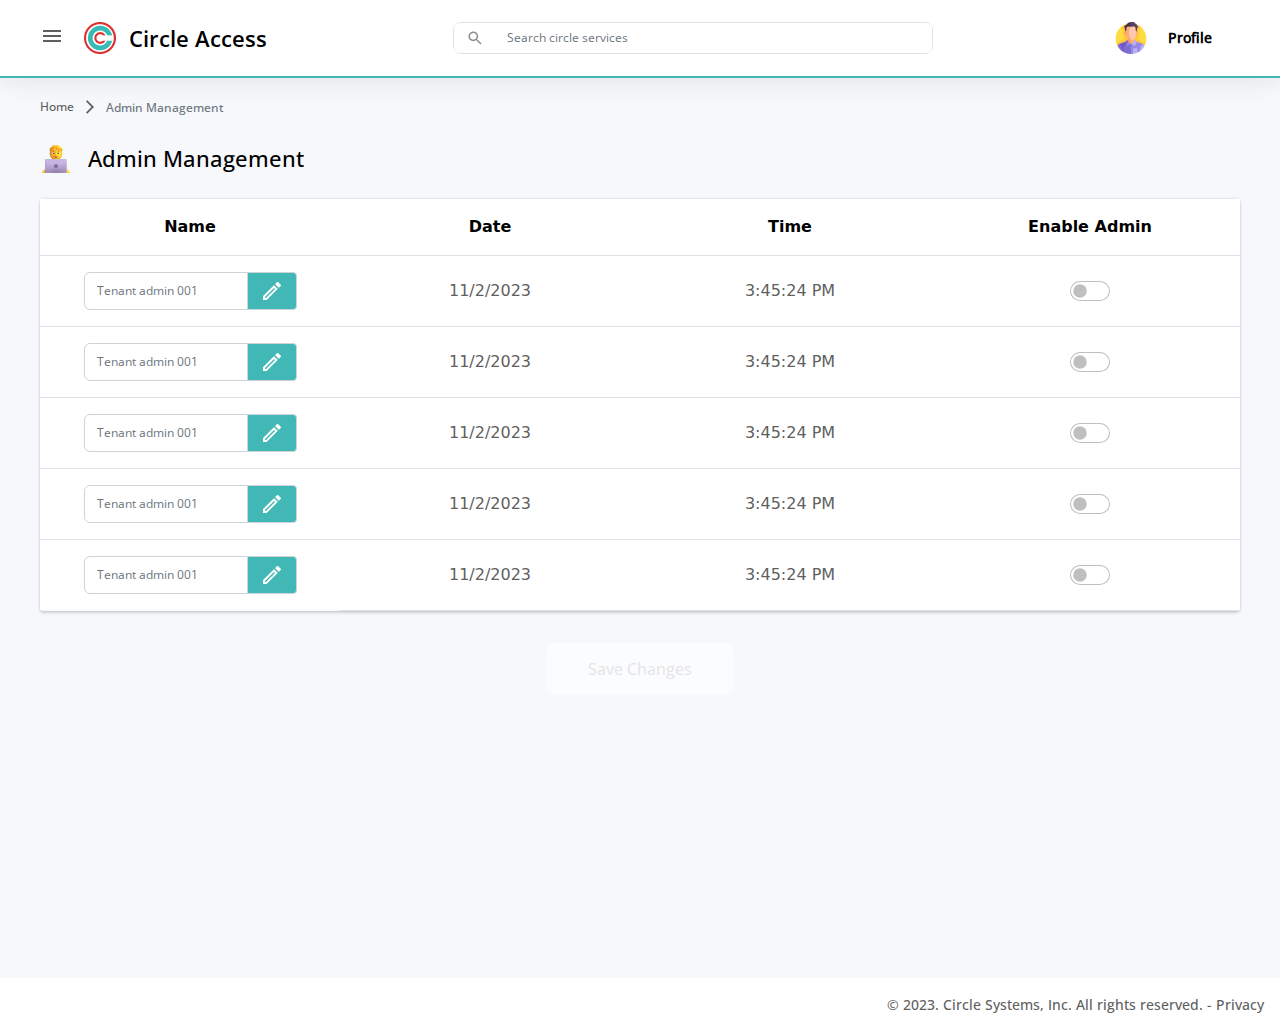
<file: admin.html>
<!DOCTYPE html>
<html lang="en">

<head>
    <meta charset="UTF-8">
    <meta name="viewport" content="width=device-width, initial-scale=1.0">
    <link rel="stylesheet" href="./assets/css/index.css">
    <link rel="stylesheet" href="./assets/css/mediaquery.css">
    <link rel="stylesheet" href="./assets/bootstrap/bootstrap5.2.css">
    <link rel="shortcut icon" href="./assets/images/navLogo.png" type="image/x-icon">
    <title>Admin Management</title>
</head>

<body>
    <header>
        <nav class="navbar navbar-main py-3">
            <div class="container-fluid mainContainer bg-white flex-nowrap">

                <div class="d-flex align-items-center">
                    <div id="main">
                        <span class="span-close-nav" data-bs-toggle="offcanvas"
                            data-bs-target="#offcanvasExample" aria-controls="offcanvasExample">
                            <img class="togglerMenu" src="./assets/images/humburger-icon.png" alt="">
                        </span>
                    </div>
                    <a href="./dashboard.html"> <img src="./assets/images/navLogo.png" alt="..."></a>
                    <a href="./dashboard.html" class="navbar-brand ps-2 logo-content text-black semiBold">Circle Access</a>
                </div>
                <div class="input-group nav-search border rounded-3 d-lg-flex d-sm-none d-none">
                    <span class="input-group-text bg-white border-0" id="basic-addon1">
                        <svg xmlns="http://www.w3.org/2000/svg" width="18" height="18" viewBox="0 0 18 18" fill="none">
                            <path
                                d="M11.8164 10.6914H11.2239L11.0139 10.4889C11.7489 9.63391 12.1914 8.52391 12.1914 7.31641C12.1914 4.62391 10.0089 2.44141 7.31641 2.44141C4.62391 2.44141 2.44141 4.62391 2.44141 7.31641C2.44141 10.0089 4.62391 12.1914 7.31641 12.1914C8.52391 12.1914 9.63391 11.7489 10.4889 11.0139L10.6914 11.2239V11.8164L14.4414 15.5589L15.5589 14.4414L11.8164 10.6914ZM7.31641 10.6914C5.44891 10.6914 3.94141 9.18391 3.94141 7.31641C3.94141 5.44891 5.44891 3.94141 7.31641 3.94141C9.18391 3.94141 10.6914 5.44891 10.6914 7.31641C10.6914 9.18391 9.18391 10.6914 7.31641 10.6914Z"
                                fill="#8D8D8D" />
                        </svg>
                    </span>
                    <input type="text" class="form-control border-0" placeholder="Search circle services"
                        aria-label="Username" aria-describedby="basic-addon1">
                </div>

                <div class="profile-dropdown">
                    <div class="dropdown profile-menu position-relative" id="droppdwon">
                        <button class="btn pf-dropdownBtn" type="button" id="dropdownMenuButton"
                            data-bs-toggle="dropdown" aria-expanded="false">
                            <img src="./assets/images/man.png" alt="...">
                            <a class="navbar-brand nav-profile fs-14 medium ps-3 text-black">Profile</a>
                        </button>
                        <ul class="dropdown-menu drp-menu" aria-labelledby="dropdownMenuButton">
                        
                            <div class="p-3 pb-0">
                                <div class="d-flex justify-content-between pf-name">
                                    <div class="d-flex align-items-center m-auto">
                                        <img src="./assets/images/man.png" alt="...">
                                        <p class="medium mb-0 ps-2">Microsoft Tenant</p>
                                    </div>
                                    <div class="pf-name-div">
                                        <input class=" pf-input mt-3 mt-lg-0" type="text" placeholder="Manage Your Profile">
                                    </div>
                                </div>
                                <div class="Pf-search-div-sidbar">
                                    
                                    <div class="input-group  pf-sideBarSerach d-lg-flex d-sm-none d-none ">
                                        <span class="input-group-text bg-white border-0 pf-sideBarSerachIcon pf-input-padding"
                                            id="basic-addon1 ">
                                            <svg xmlns="http://www.w3.org/2000/svg" width="18" height="18"
                                                viewBox="0 0 18 18" fill="none">
                                                <path
                                                    d="M11.8164 10.6914H11.2239L11.0139 10.4889C11.7489 9.63391 12.1914 8.52391 12.1914 7.31641C12.1914 4.62391 10.0089 2.44141 7.31641 2.44141C4.62391 2.44141 2.44141 4.62391 2.44141 7.31641C2.44141 10.0089 4.62391 12.1914 7.31641 12.1914C8.52391 12.1914 9.63391 11.7489 10.4889 11.0139L10.6914 11.2239V11.8164L14.4414 15.5589L15.5589 14.4414L11.8164 10.6914ZM7.31641 10.6914C5.44891 10.6914 3.94141 9.18391 3.94141 7.31641C3.94141 5.44891 5.44891 3.94141 7.31641 3.94141C9.18391 3.94141 10.6914 5.44891 10.6914 7.31641C10.6914 9.18391 9.18391 10.6914 7.31641 10.6914Z"
                                                    fill="#8D8D8D"></path>
                                            </svg>
                                        </span>
                                        <input type="text" class="form-control border-0 sideBarSerachInput pf-input-padding"
                                            placeholder="Search circle services" aria-label="Username"
                                            aria-describedby="basic-addon1">
                                    </div>
                                </div>
                                <div class="pf-pagger">
                                    <div class="pf-pagger-main d-flex align-items-center justify-content-between">
                                        <div>
                                            <p class="mb-0 medium"><span class="textLight">Showing </span>  1-5 of 100</p>
                                        </div>
                                        <div class="d-flex align-items-center">
                                            <button class="border-0 bg-white">
                                                <svg xmlns="http://www.w3.org/2000/svg" width="25" height="24" viewBox="0 0 25 24" fill="none">
                                                    <path d="M18.335 3.86961L16.555 2.09961L6.66504 11.9996L16.565 21.8996L18.335 20.1296L10.205 11.9996L18.335 3.86961Z" fill="#D9D9D9"/>
                                                </svg>
                                            </button>
                                            <button class="ps-3 border-0 bg-white">
                                                <svg xmlns="http://www.w3.org/2000/svg" width="25" height="24" viewBox="0 0 25 24" fill="none">
                                                    <path d="M6.61499 20.23L8.38499 22L18.385 12L8.38499 2L6.61499 3.77L14.845 12L6.61499 20.23Z" fill="black"/>
                                                </svg>
                                            </button>
                                        </div>
                                    </div>
                                </div>
                            </div>
                            <div class="dropdown-divider"></div>
                            <a class="cursor-poiner text-decoration-none" href="">
                                <div class="d-flex align-items-center justify-content-center pf-pagger-div pf-bg-primary">
                                    <p class="medium pf-pagger mb-0 text-black  text-center">Microsoft Tenant</p>
                                </div>
                            </a>
                            <a class="cursor-poiner text-decoration-none" href="">
                                <div class="d-flex align-items-center justify-content-center pf-pagger-div">
                                    <p class="medium pf-pagger mb-0  text-center textLight">Google Tenant</p>
                                </div>
                            </a>
                            <a class="cursor-poiner text-decoration-none" href="">
                            <div class="d-flex align-items-center justify-content-center pf-pagger-div">
                                <p class="medium pf-pagger mb-0  text-center textLight">Facebook Tenant</p>
                            </div>
                            </a>
                            <a class="cursor-poiner text-decoration-none" href="">
                                <div class="d-flex align-items-center justify-content-center pf-pagger-div">
                                    <p class="medium pf-pagger mb-0  text-center textLight">Test Tenant 001</p>
                                </div>

                            </a>
                            
                            <a class="cursor-poiner text-decoration-none" href="">
                                <div class="d-flex align-items-center justify-content-center pf-pagger-div">
                                    <p class="medium pf-pagger mb-0  text-center textLight">Test Tenant 001</p>
                                </div>
                            </a> 
                            <div class="dropdown-divider"></div>
                            <a class="cursor-poiner text-decoration-none" href="">
                                <div
                                    class="d-flex  align-items-center justify-content-center pf-pagger pf-pagger-div pf-logout-bg">
                                    <img class="pb-lg-0  " src="./assets/images/logout.svg" alt="...">
                                    <p class="text-black fs-14 mb-0 ps-lg-3 ps-md-2 ps-sm-2 ps-2 medium pf-logout">
                                        Logout</p>
                                </div>
                            </a>
                        
                        </ul>

                    </div>
                </div>
                
        </nav>
    </header>

    <!----------- Side bar start  ------------>
    
    <div class="offcanvas offcanvas-start sideBar" tabindex="-1" id="offcanvasExample"
        aria-labelledby="offcanvasExampleLabel">
        <div class="offcanvas-header side-bar-header">

            <button type="button" class="btn-close text-reset closebtn" data-bs-dismiss="offcanvas"
                aria-label="Close"></button>
            <div class="d-flex justify-content-center align-items-center sideBarLogo">
                <img src="./assets/images/navLogo.png" alt="...">
                <a href="./dashboard.html" class="navbar-brand ps-2 logo-content semiBold">Circle Access</a>
            </div>
        </div>
        <div class="offcanvas-body p-0">
            <div class="search-div-sidbar">
                <div class="input-group  sideBarSerach d-lg-flex d-sm-none d-none ">
                    <span class="input-group-text bg-white border-0 sideBarSerachIcon" id="basic-addon1 ">
                        <svg xmlns="http://www.w3.org/2000/svg" width="18" height="18" viewBox="0 0 18 18" fill="none">
                            <path
                                d="M11.8164 10.6914H11.2239L11.0139 10.4889C11.7489 9.63391 12.1914 8.52391 12.1914 7.31641C12.1914 4.62391 10.0089 2.44141 7.31641 2.44141C4.62391 2.44141 2.44141 4.62391 2.44141 7.31641C2.44141 10.0089 4.62391 12.1914 7.31641 12.1914C8.52391 12.1914 9.63391 11.7489 10.4889 11.0139L10.6914 11.2239V11.8164L14.4414 15.5589L15.5589 14.4414L11.8164 10.6914ZM7.31641 10.6914C5.44891 10.6914 3.94141 9.18391 3.94141 7.31641C3.94141 5.44891 5.44891 3.94141 7.31641 3.94141C9.18391 3.94141 10.6914 5.44891 10.6914 7.31641C10.6914 9.18391 9.18391 10.6914 7.31641 10.6914Z"
                                fill="#8D8D8D"></path>
                        </svg>
                    </span>
                    <input type="text" class="form-control border-0 sideBarSerachInput"
                        placeholder="Search circle services" aria-label="Username" aria-describedby="basic-addon1">
                </div>
            </div>

            <ul class="sidebarList ps-0">
                <li>
                    <a href="./administrator.html">
                        <div class="d-flex  align-items-center ">
                            <img class="pb-lg-0  " src="./assets/images/plus.png" alt="...">
                            <p class="text-black fs-14 mb-0 ps-lg-3 ps-md-2 ps-sm-2 medium ps-2">New Administrator
                            </p>
                        </div>

                    </a>
                </li>
                <li>
                    <a href="./configuration.html">
                        <div class="d-flex  align-items-center ">
                            <img class="pb-lg-0  " src="./assets/images/gear.png" alt="...">
                            <p class="text-black fs-14 mb-0 ps-lg-3 ps-md-2 ps-sm-2 ps-2 medium">Configuration</p>
                        </div>
                    </a>
                </li>
                <li>
                    <a href="./emails.html">
                        <div class="d-flex  align-items-center ">
                            <img class="pb-lg-0  " src="./assets/images/envelope.png" alt="...">
                            <p class="text-black fs-14 mb-0 ps-lg-3 ps-md-2 ps-sm-2 ps-2 medium">Emails</p>
                        </div>
                    </a>
                </li>
                <li>
                    <a href="./admin.html">
                        <div class="d-flex  align-items-center ">
                            <img class="pb-lg-0  " src="./assets/images/technologist.png" alt="...">
                            <p class="text-black fs-14 mb-0 ps-lg-3 ps-md-2 ps-sm-2 ps-2 medium">Admin Management</p>
                        </div>
                    </a>
                </li>
                <li>
                    <a href="./microsoft.html">
                        <div class="d-flex  align-items-center ">
                            <img class="pb-lg-0  " src="./assets/images/Microsoft.png" alt="...">
                            <p class="text-black fs-14 mb-0 ps-lg-2 ps-md-2 ps-sm-2 ps-2 medium">Microsoft Azure IDP</p>
                        </div>
                    </a>
                </li>
                <li>
                    <a href="./samlidp.html">
                        <div class="d-flex  align-items-center ">
                            <img class="pb-lg-0  " src="./assets/images/qr-code.png" alt="...">
                            <p class="text-black fs-14 mb-0 ps-lg-3 ps-md-2 ps-sm-2 ps-2 medium">SAML IDP</p>
                        </div>
                    </a>
                </li>
            </ul>
            <div class="sideBarLogout">
                <a href="#">
                    <div class="d-flex  align-items-center position-absolute bottom-0 p-4">
                        <img class="pb-lg-0  " src="./assets/images/logout.svg" alt="...">
                        <p class="text-black fs-14 mb-0 ps-lg-3 ps-md-2 ps-sm-2 ps-2 medium">Logout</p>
                    </div>
                </a>
            </div>
        </div>
    </div>

    <section class="wrapper">
        <div class="mainContainer py-3">
            <nav style="--bs-breadcrumb-divider: '';" aria-label="breadcrumb">
                <ol class="breadcrumb d-flex align-items-center">
                    <li class="breadcrumb-item"><a class="text-decoration-none textLight fs-12 medium"
                            href="./dashboard.html">Home</a></li>
                    <li class="mx-2"><img src="./assets/images/forward.png" alt=""></li>
                    <li class="breadcrumb-item active fs-12 pt-1 medium" aria-current="page">Admin Management</li>
                </ol>
            </nav>
            <div class="d-flex align-items-center py-2">
                <img class="" src="./assets/images/technologist.png" alt="...">
                <p class="text-black fs-22 mb-0 medium ps-3">Admin Management</p>
            </div>
            <div class="table-responsive tt-table-responsive">

                <table class="table tt-admin-table w-100 mt-3">
                    <thead class=" bg-white text-center">
                        <tr>
                            <th class="text-black py-3">Name</th>
                            <th class="text-black">Date</th>
                            <th class="text-black">Time</th>
                            <th class="text-black">Enable Admin</th>
                        </tr>
                    </thead>
                    <tbody class=" bg-white text-center">
                        <tr class="border-bottom">
                            <td class="d-flex align-items-center justify-content-center border-0 py-3">
                                <div class="input-group tt-admin-tableInner flex-nowrap w-auto">
                                    <input type="text" class="form-control" placeholder="Tenant admin 001"
                                        aria-label="Tenant admin 001" aria-describedby="basic-addon2">
                                        <div class="input-group-append">
                                            <span data-bs-toggle="offcanvas" data-bs-target="#offcanvasRight"
                                                aria-controls="offcanvasRight"
                                                class="input-group-text bg-lightGreen cursor-pointer" id="basic-addon2"><img
                                                    src="./assets/images/edit.png" alt=""></span>
                                        </div>
                                </div>
                            </td>
                            <td class="textLight">11/2/2023</td>
                            <td class="textLight">3:45:24 PM</td>
                            <td class="textLight">
                                <div class="form-check form-switch p-0 ">
                                    <div class="d-flex align-items-center flex-column-reverse gap-1">
                                        <input class="form-check-input ms-0 tt-config-switcher cursor-pointer"
                                            type="checkbox" role="switch" />

                                    </div>
                                </div>
                            </td>
                        </tr>
                        <tr class="border-bottom">
                            <td class="d-flex align-items-center justify-content-center border-0 py-3">
                                <div class="input-group tt-admin-tableInner flex-nowrap w-auto">
                                    <input type="text" class="form-control" placeholder="Tenant admin 001"
                                        aria-label="Tenant admin 001" aria-describedby="basic-addon2">
                                        <div class="input-group-append">
                                            <span data-bs-toggle="offcanvas" data-bs-target="#offcanvasRight"
                                                aria-controls="offcanvasRight"
                                                class="input-group-text bg-lightGreen cursor-pointer" id="basic-addon2"><img
                                                    src="./assets/images/edit.png" alt=""></span>
                                        </div>
                                </div>
                            </td>
                            <td class="textLight">11/2/2023</td>
                            <td class="textLight">3:45:24 PM</td>
                            <td class="textLight">
                                <div class="form-check form-switch p-0 ">
                                    <div class="d-flex align-items-center flex-column-reverse gap-1">
                                        <input class="form-check-input ms-0 tt-config-switcher cursor-pointer"
                                            type="checkbox" role="switch" />

                                    </div>
                                </div>
                            </td>
                        </tr>
                        <tr class="border-bottom">
                            <td class="d-flex align-items-center justify-content-center border-0 py-3">
                                <div class="input-group tt-admin-tableInner flex-nowrap w-auto">
                                    <input type="text" class="form-control" placeholder="Tenant admin 001"
                                        aria-label="Tenant admin 001" aria-describedby="basic-addon2">
                                        <div class="input-group-append">
                                            <span data-bs-toggle="offcanvas" data-bs-target="#offcanvasRight"
                                                aria-controls="offcanvasRight"
                                                class="input-group-text bg-lightGreen cursor-pointer" id="basic-addon2"><img
                                                    src="./assets/images/edit.png" alt=""></span>
                                        </div>
                                </div>
                            </td>
                            <td class="textLight">11/2/2023</td>
                            <td class="textLight">3:45:24 PM</td>
                            <td class="">
                                <div class="form-check form-switch p-0 ">
                                    <div class="d-flex align-items-center flex-column-reverse gap-1">
                                        <input class="form-check-input ms-0 tt-config-switcher cursor-pointer"
                                            type="checkbox" role="switch" />

                                    </div>
                                </div>
                            </td>
                        </tr>
                        <tr class="border-bottom">
                            <td class="d-flex align-items-center justify-content-center border-0 py-3">
                                <div class="input-group tt-admin-tableInner flex-nowrap w-auto">
                                    <input type="text" class="form-control" placeholder="Tenant admin 001"
                                        aria-label="Tenant admin 001" aria-describedby="basic-addon2">
                                        <div class="input-group-append">
                                            <span data-bs-toggle="offcanvas" data-bs-target="#offcanvasRight"
                                                aria-controls="offcanvasRight"
                                                class="input-group-text bg-lightGreen cursor-pointer" id="basic-addon2"><img
                                                    src="./assets/images/edit.png" alt=""></span>
                                        </div>
                                </div>
                            </td>
                            <td class="textLight">11/2/2023</td>
                            <td class="textLight">3:45:24 PM</td>
                            <td class="">
                                <div class="form-check form-switch p-0 ">
                                    <div class="d-flex align-items-center flex-column-reverse gap-1">
                                        <input class="form-check-input ms-0 tt-config-switcher cursor-pointer"
                                            type="checkbox" role="switch" />

                                    </div>
                                </div>
                            </td>
                        </tr>
                        <tr class="">
                            <td class="d-flex align-items-center justify-content-center border-0 py-3">
                                <div class="input-group tt-admin-tableInner flex-nowrap w-auto">
                                    <input type="text" class="form-control" placeholder="Tenant admin 001"
                                        aria-label="Tenant admin 001" aria-describedby="basic-addon2">
                                    <div class="input-group-append">
                                        <span data-bs-toggle="offcanvas" data-bs-target="#offcanvasRight"
                                            aria-controls="offcanvasRight"
                                            class="input-group-text bg-lightGreen cursor-pointer" id="basic-addon2"><img
                                                src="./assets/images/edit.png" alt=""></span>
                                    </div>
                                </div>
                            </td>
                            <td class="textLight">11/2/2023</td>
                            <td class="textLight">3:45:24 PM</td>
                            <td class="">
                                <div class="form-check form-switch p-0 ">
                                    <div class="d-flex align-items-center flex-column-reverse gap-1">
                                        <input class="form-check-input ms-0 tt-config-switcher cursor-pointer"
                                            type="checkbox" role="switch" />

                                    </div>
                                </div>
                            </td>
                        </tr>
                    </tbody>
                </table>
            </div>
            <div class="d-flex tt-config-footer align-items-center justify-content-center py-3">
                <button class="btn text-black border fs-16 tt-config-btn tt-config-btn-disabled regular" disabled>Save
                    Changes</button>
            </div>
        </div>
    </section>

    <div class="offcanvas offcanvas-end tt-admin-canvas" tabindex="-1" id="offcanvasRight"
        aria-labelledby="offcanvasRightLabel">
        <div class="offcanvas-header px-lg-5 px-sm-4 px-4">
            <div class="d-flex align-items-center">
                <button type="button" class="btn-close text-reset admin-canvas-btn" data-bs-dismiss="offcanvas"
                    aria-label="Close"  data-bs-toggle="modal"
                    data-bs-target="#exampleModal"></button>
                <h5 class="fs-22 semiBold ps-4 mb-0" id="offcanvasRightLabel">Admin Management</h5>
            </div>
        </div>
        <div class="offcanvas-body px-lg-5 px-sm-4 px-4 py-3">
            <div class="tt-admin-canvasInner bg-white tt-canvas-main">
                <div class="tt-canvas-top">
                    <p class="fs-16 regular textLight ">Rename your tenant name</p>
                    <div class="input-group flex-nowrap w-100">
                        <input type="text" class="form-control" placeholder="Tenant admin 001"
                            aria-label="Tenant admin 001" aria-describedby="basic-addon2">
                        <div class="input-group-append">
                            <span class="input-group-text bg-lightInput cursor-pointer" id="basic-addon2"><img
                                    src="./assets/images/arrow_circle_right.png" alt=""></span>
                        </div>
                    </div>
                </div>
                <div class="tt-canvas-bottom">
                    <p class="fs-16 medium textLight">Tenant Information:</p>
                <div class="d-flex tt-canvas-inner align-items-center justify-content-between">
                    <button class="btn d-flex align-items-center justify-content-center border fs-16 regular bg-input w-50 py-3"><svg
                            xmlns="http://www.w3.org/2000/svg" width="20" height="20" viewBox="0 0 24 24" fill="none">
                            <path
                                d="M20 3H19V1H17V3H7V1H5V3H4C2.9 3 2 3.9 2 5V21C2 22.1 2.9 23 4 23H20C21.1 23 22 22.1 22 21V5C22 3.9 21.1 3 20 3ZM20 21H4V10H20V21ZM20 8H4V5H20V8Z"
                                fill="#5F5F5F" />
                        </svg><span class="ps-3 textLight">11/2/2023 </span></button>
                    <button class="btn d-flex align-items-center justify-content-center border fs-16 regular bg-input w-50 ms-1 py-3"><img
                            src="./assets/images/watch.png" alt=""><span class="ps-3 textLight">3:45:24 PM </span></button>
                </div>
                </div>
            </div>
           
        </div>
        <div class="bg-white tt-canvas-main py-3 mt-2">
            <div class="d-flex tt-config-footer align-items-center justify-content-center">
                <button class="btn text-black border fs-16 tt-config-btn regular" disabled>Save
                    Changes</button>
            </div>
        </div>
    </div>
    <!-- -------Model--------- -->
    <div class="modal  fade" id="exampleModal" tabindex="-1" aria-labelledby="exampleModalLabel" aria-hidden="true">
        <div class="modal-dialog modal-dialog-centered">
            <div class="modal-content">
                <div class="modal-body p-4">
                    <div class="text-end">
                        <button type="button" class="btn-close" data-bs-dismiss="modal" aria-label="Close"></button>
                    </div>

                    <div class="text-center">
                        <img width="170px" src="./assets/images/thinking.gif" alt="...">
                        <p class="mb-0 fs-22 semiBold ">Save Changes?</p>
                        <p class="mb-0 fs-14 regular py-3">Are you sure you want to confirm the changes <br> made in the
                            admin management</p>
                        <div>
                            <button data-bs-dismiss="modal" aria-label="Close"
                                class="btn text-black border bg-White border tt-config-button py-3 fs-16 medium">Keep
                                Editing</button>

                        </div>
                        <div class="mt-3">
                            <button data-bs-dismiss="modal" aria-label="Close"
                                class="btn text-white border fs-16 tt-config-button tt-config-btn medium">Save
                                Changes</button>

                        </div>
                    </div>
                </div>

            </div>
        </div>
    </div>
    <!-- -------Model--------- -->
    <footer>
        <div class="bg-white p-3">
            <div class="tt-footer-config w-100">
                <p class="fs-14 mb-0 textLight text-lg-end text-sm-center text-center medium">© 2023. Circle Systems, Inc. All
                    rights reserved. - Privacy</p>
            </div>
        </div>
        </div>
    </footer>
</body>
<script src="./assets/bootstrap/bootstrap5.2.js"></script>


</html>
</file>
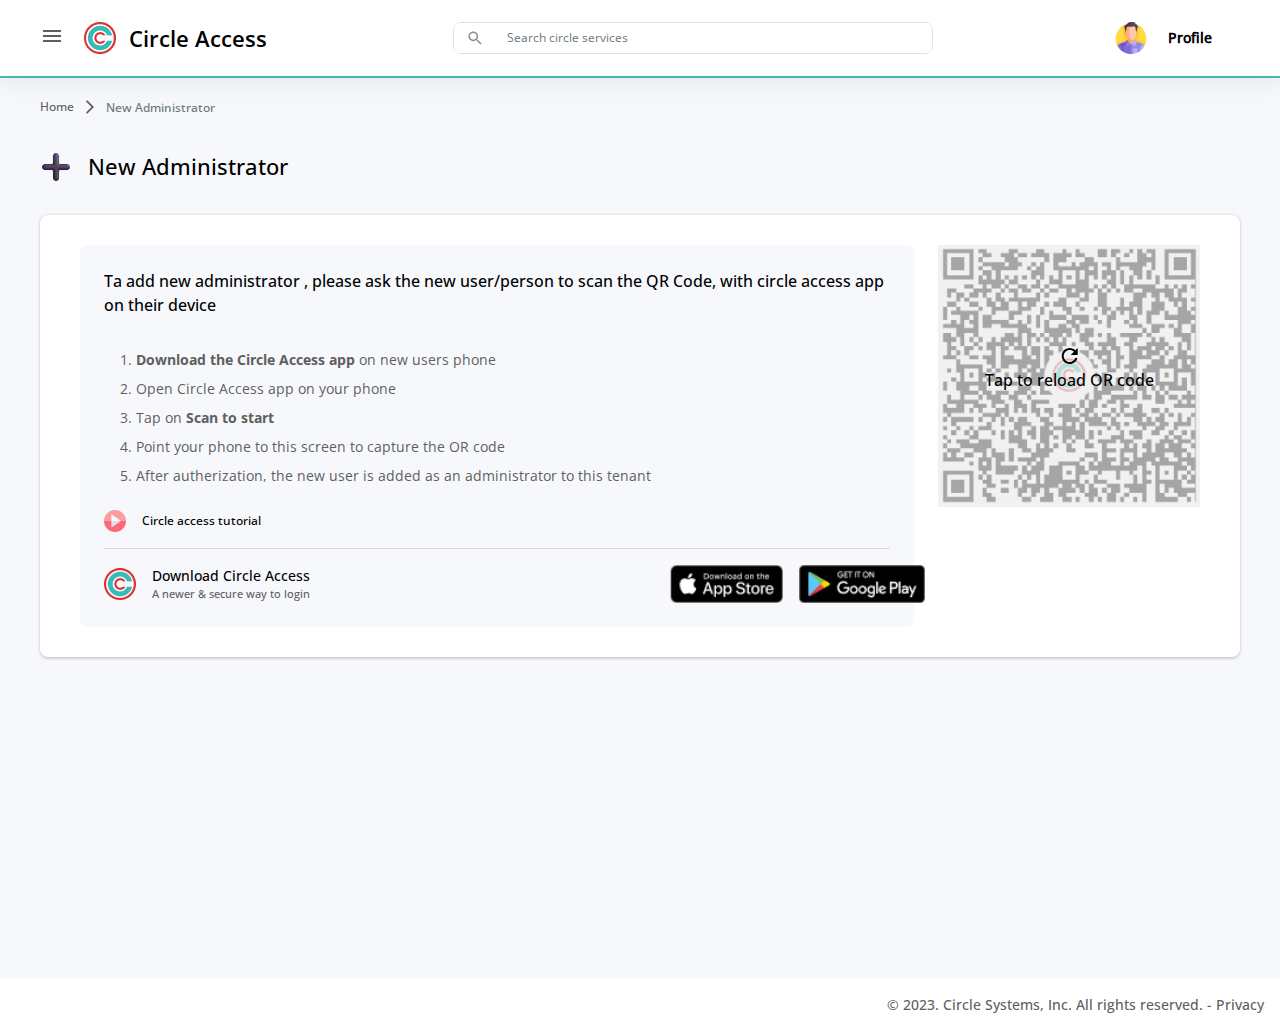
<file: administrator.html>
<!DOCTYPE html>
<html lang="en">

<head>
    <meta charset="UTF-8">
    <meta name="viewport" content="width=device-width, initial-scale=1.0">
    <link rel="stylesheet" href="./assets/css/index.css">
    <link rel="stylesheet" href="./assets/css/mediaquery.css">
    <link rel="stylesheet" href="./assets/bootstrap/bootstrap5.2.css">
    <link rel="shortcut icon" href="./assets/images/navLogo.png" type="image/x-icon">
    <title>New Administrator</title>
</head>

<body>
    <header>
        <nav class="navbar navbar-main py-3">
            <div class="container-fluid mainContainer bg-white flex-nowrap">
                <div class="d-flex align-items-center">
                    <div id="main">
                        <span class="span-close-nav" data-bs-toggle="offcanvas"
                            data-bs-target="#offcanvasExample" aria-controls="offcanvasExample">
                            <img class="togglerMenu" src="./assets/images/humburger-icon.png" alt="">
                        </span>
                    </div>
                    <a href="./dashboard.html"> <img src="./assets/images/navLogo.png" alt="..."></a>
                    <a href="./dashboard.html" class="navbar-brand ps-2 logo-content text-black semiBold">Circle Access</a>
                </div>
                <div class="input-group nav-search border rounded-3 d-lg-flex d-sm-none d-none">
                    <span class="input-group-text bg-white border-0" id="basic-addon1">
                        <svg xmlns="http://www.w3.org/2000/svg" width="18" height="18" viewBox="0 0 18 18" fill="none">
                            <path
                                d="M11.8164 10.6914H11.2239L11.0139 10.4889C11.7489 9.63391 12.1914 8.52391 12.1914 7.31641C12.1914 4.62391 10.0089 2.44141 7.31641 2.44141C4.62391 2.44141 2.44141 4.62391 2.44141 7.31641C2.44141 10.0089 4.62391 12.1914 7.31641 12.1914C8.52391 12.1914 9.63391 11.7489 10.4889 11.0139L10.6914 11.2239V11.8164L14.4414 15.5589L15.5589 14.4414L11.8164 10.6914ZM7.31641 10.6914C5.44891 10.6914 3.94141 9.18391 3.94141 7.31641C3.94141 5.44891 5.44891 3.94141 7.31641 3.94141C9.18391 3.94141 10.6914 5.44891 10.6914 7.31641C10.6914 9.18391 9.18391 10.6914 7.31641 10.6914Z"
                                fill="#8D8D8D" />
                        </svg>
                    </span>
                    <input type="text" class="form-control border-0" placeholder="Search circle services"
                        aria-label="Username" aria-describedby="basic-addon1">
                </div>

                <div class="profile-dropdown">
                    <div class="dropdown profile-menu position-relative" id="droppdwon">
                        <button class="btn pf-dropdownBtn" type="button" id="dropdownMenuButton"
                            data-bs-toggle="dropdown" aria-expanded="false">
                            <img src="./assets/images/man.png" alt="...">
                            <a class="navbar-brand nav-profile medium text-black fs-14 ps-3">Profile</a>
                        </button>
                        <ul class="dropdown-menu drp-menu" aria-labelledby="dropdownMenuButton">

                            <div class="p-3 pb-0">
                                <div class="d-flex justify-content-between pf-name">
                                    <div class="d-flex align-items-center m-auto">
                                        <img src="./assets/images/man.png" alt="...">
                                        <p class="medium mb-0 ps-2">Microsoft Tenant</p>
                                    </div>
                                    <div class="pf-name-div">
                                        <input class=" pf-input mt-3 mt-lg-0" type="text"
                                            placeholder="Manage Your Profile">
                                    </div>
                                </div>
                                <div class="Pf-search-div-sidbar">

                                    <div class="input-group  pf-sideBarSerach d-lg-flex d-sm-none d-none ">
                                        <span
                                            class="input-group-text bg-white border-0 pf-sideBarSerachIcon pf-input-padding"
                                            id="basic-addon1 ">
                                            <svg xmlns="http://www.w3.org/2000/svg" width="18" height="18"
                                                viewBox="0 0 18 18" fill="none">
                                                <path
                                                    d="M11.8164 10.6914H11.2239L11.0139 10.4889C11.7489 9.63391 12.1914 8.52391 12.1914 7.31641C12.1914 4.62391 10.0089 2.44141 7.31641 2.44141C4.62391 2.44141 2.44141 4.62391 2.44141 7.31641C2.44141 10.0089 4.62391 12.1914 7.31641 12.1914C8.52391 12.1914 9.63391 11.7489 10.4889 11.0139L10.6914 11.2239V11.8164L14.4414 15.5589L15.5589 14.4414L11.8164 10.6914ZM7.31641 10.6914C5.44891 10.6914 3.94141 9.18391 3.94141 7.31641C3.94141 5.44891 5.44891 3.94141 7.31641 3.94141C9.18391 3.94141 10.6914 5.44891 10.6914 7.31641C10.6914 9.18391 9.18391 10.6914 7.31641 10.6914Z"
                                                    fill="#8D8D8D"></path>
                                            </svg>
                                        </span>
                                        <input type="text"
                                            class="form-control border-0 sideBarSerachInput pf-input-padding"
                                            placeholder="Search circle services" aria-label="Username"
                                            aria-describedby="basic-addon1">
                                    </div>
                                </div>
                                <div class="pf-pagger">
                                    <div class="pf-pagger-main d-flex align-items-center justify-content-between">
                                        <div>
                                            <p class="mb-0 medium"><span class="textLight">Showing </span> 1-5 of
                                                100</p>
                                        </div>
                                        <div class="d-flex align-items-center">
                                            <button class="border-0 bg-white">
                                                <svg xmlns="http://www.w3.org/2000/svg" width="25" height="24"
                                                    viewBox="0 0 25 24" fill="none">
                                                    <path
                                                        d="M18.335 3.86961L16.555 2.09961L6.66504 11.9996L16.565 21.8996L18.335 20.1296L10.205 11.9996L18.335 3.86961Z"
                                                        fill="#D9D9D9" />
                                                </svg>
                                            </button>
                                            <button class="ps-3 border-0 bg-white">
                                                <svg xmlns="http://www.w3.org/2000/svg" width="25" height="24"
                                                    viewBox="0 0 25 24" fill="none">
                                                    <path
                                                        d="M6.61499 20.23L8.38499 22L18.385 12L8.38499 2L6.61499 3.77L14.845 12L6.61499 20.23Z"
                                                        fill="black" />
                                                </svg>
                                            </button>
                                        </div>
                                    </div>
                                </div>
                            </div>
                            <div class="dropdown-divider"></div>
                            <a class="cursor-poiner text-decoration-none" href="">
                                <div
                                    class="d-flex align-items-center justify-content-center pf-pagger-div pf-bg-primary">
                                    <p class="medium pf-pagger mb-0 text-black  text-center">Microsoft Tenant</p>
                                </div>
                            </a>
                            <a class="cursor-poiner text-decoration-none" href="">
                                <div class="d-flex align-items-center justify-content-center pf-pagger-div">
                                    <p class="medium pf-pagger mb-0  text-center textLight">Google Tenant</p>
                                </div>
                            </a>
                            <a class="cursor-poiner text-decoration-none" href="">
                                <div class="d-flex align-items-center justify-content-center pf-pagger-div">
                                    <p class="medium pf-pagger mb-0  text-center textLight">Facebook Tenant</p>
                                </div>
                            </a>
                            <a class="cursor-poiner text-decoration-none" href="">
                                <div class="d-flex align-items-center justify-content-center pf-pagger-div">
                                    <p class="medium pf-pagger mb-0  text-center textLight">Test Tenant 001</p>
                                </div>

                            </a>

                            <a class="cursor-poiner text-decoration-none" href="">
                                <div class="d-flex align-items-center justify-content-center pf-pagger-div">
                                    <p class="medium pf-pagger mb-0  text-center textLight">Test Tenant 001</p>
                                </div>
                            </a> 
                            <div class="dropdown-divider"></div>
                            <a class="cursor-poiner text-decoration-none" href="">
                                <div
                                    class="d-flex  align-items-center justify-content-center pf-pagger pf-pagger-div pf-logout-bg">
                                    <img class="pb-lg-0  " src="./assets/images/logout.svg" alt="...">
                                    <p class="text-black fs-14 mb-0 ps-lg-3 ps-md-2 ps-sm-2 ps-2 medium pf-logout">
                                        Logout</p>
                                </div>
                            </a>

                        </ul>

                    </div>
                </div>
        </nav>
    </header>

    <!----------- Side bar start  ------------>
    
    <div class="offcanvas offcanvas-start sideBar" tabindex="-1" id="offcanvasExample"
        aria-labelledby="offcanvasExampleLabel">
        <div class="offcanvas-header side-bar-header">

            <button type="button" class="btn-close text-reset closebtn" data-bs-dismiss="offcanvas"
                aria-label="Close"></button>
            <div class="d-flex justify-content-center align-items-center sideBarLogo">
                <img src="./assets/images/navLogo.png" alt="...">
                <a href="./dashboard.html" class="navbar-brand ps-2 logo-content semiBold">Circle Access</a>
            </div>
        </div>
     <div class="offcanvas-body p-0">
            <div class="search-div-sidbar">
                <div class="input-group  sideBarSerach d-lg-flex d-sm-none d-none ">
                    <span class="input-group-text bg-white border-0 sideBarSerachIcon" id="basic-addon1 ">
                        <svg xmlns="http://www.w3.org/2000/svg" width="18" height="18" viewBox="0 0 18 18" fill="none">
                            <path
                                d="M11.8164 10.6914H11.2239L11.0139 10.4889C11.7489 9.63391 12.1914 8.52391 12.1914 7.31641C12.1914 4.62391 10.0089 2.44141 7.31641 2.44141C4.62391 2.44141 2.44141 4.62391 2.44141 7.31641C2.44141 10.0089 4.62391 12.1914 7.31641 12.1914C8.52391 12.1914 9.63391 11.7489 10.4889 11.0139L10.6914 11.2239V11.8164L14.4414 15.5589L15.5589 14.4414L11.8164 10.6914ZM7.31641 10.6914C5.44891 10.6914 3.94141 9.18391 3.94141 7.31641C3.94141 5.44891 5.44891 3.94141 7.31641 3.94141C9.18391 3.94141 10.6914 5.44891 10.6914 7.31641C10.6914 9.18391 9.18391 10.6914 7.31641 10.6914Z"
                                fill="#8D8D8D"></path>
                        </svg>
                    </span>
                    <input type="text" class="form-control border-0 sideBarSerachInput"
                        placeholder="Search circle services" aria-label="Username" aria-describedby="basic-addon1">
                </div>
            </div>

            <ul class="sidebarList ps-0">
                <li>
                    <a href="./administrator.html">
                        <div class="d-flex  align-items-center ">
                            <img class="pb-lg-0  " src="./assets/images/plus.png" alt="...">
                            <p class="text-black fs-14 mb-0 ps-lg-3 ps-md-2 ps-sm-2 medium ps-2">New Administrator
                            </p>
                        </div>

                    </a>
                </li>
                <li>
                    <a href="./configuration.html">
                        <div class="d-flex  align-items-center ">
                            <img class="pb-lg-0  " src="./assets/images/gear.png" alt="...">
                            <p class="text-black fs-14 mb-0 ps-lg-3 ps-md-2 ps-sm-2 ps-2 medium">Configuration</p>
                        </div>
                    </a>
                </li>
                <li>
                    <a href="./emails.html">
                        <div class="d-flex  align-items-center ">
                            <img class="pb-lg-0  " src="./assets/images/envelope.png" alt="...">
                            <p class="text-black fs-14 mb-0 ps-lg-3 ps-md-2 ps-sm-2 ps-2 medium">Emails</p>
                        </div>
                    </a>
                </li>
                <li>
                    <a href="./admin.html">
                        <div class="d-flex  align-items-center ">
                            <img class="pb-lg-0  " src="./assets/images/technologist.png" alt="...">
                            <p class="text-black fs-14 mb-0 ps-lg-3 ps-md-2 ps-sm-2 ps-2 medium">Admin Management</p>
                        </div>
                    </a>
                </li>
                <li>
                    <a href="./microsoft.html">
                        <div class="d-flex  align-items-center ">
                            <img class="pb-lg-0  " src="./assets/images/Microsoft.png" alt="...">
                            <p class="text-black fs-14 mb-0 ps-lg-2 ps-md-2 ps-sm-2 ps-2 medium">Microsoft Azure IDP</p>
                        </div>
                    </a>
                </li>
                <li>
                    <a href="./samlidp.html">
                        <div class="d-flex  align-items-center ">
                            <img class="pb-lg-0  " src="./assets/images/qr-code.png" alt="...">
                            <p class="text-black fs-14 mb-0 ps-lg-3 ps-md-2 ps-sm-2 ps-2 medium">SAML IDP</p>
                        </div>
                    </a>
                </li>
            </ul>
            <div class="sideBarLogout">
                <a href="#">
                    <div class="d-flex  align-items-center position-absolute bottom-0 p-4">
                        <img class="pb-lg-0  " src="./assets/images/logout.svg" alt="...">
                        <p class="text-black fs-14 mb-0 ps-lg-3 ps-md-2 ps-sm-2 ps-2 medium">Logout</p>
                    </div>
                </a>
            </div>
        </div>
    </div>
    <section class="wrapper">
        <div class="mainContainer py-3">
            <nav style="--bs-breadcrumb-divider: '';" aria-label="breadcrumb">
                <ol class="breadcrumb d-flex align-items-center">
                    <li class="breadcrumb-item"><a class="text-decoration-none textLight fs-12 medium"
                            href="./dashboard.html">Home</a></li>
                    <li class="mx-2"><img src="./assets/images/forward.png" alt=""></li>
                    <li class="breadcrumb-item active fs-12 medium pt-1" aria-current="page">New Administrator</li>
                </ol>
            </nav>
        </div>
        <div class="mainContainer d-flex align-items-center pb-3">
            <img src="./assets/images/plus.png" />
            <p class="text-black fs-22 medium ps-lg-3 ps-md-2 ps-sm-2 ps-2 mb-0">New Administrator</p>
        </div>
        <div class="mainContainer py-3">
            <div class="bg-white admini-main">
                <div class="row flex-lg-row flex-sm-column-reverse flex-column-reverse">
                    <div class="col-lg-9 col-md-7">
                        <div class="p-4 admini-main-bg">
                            <p class="text-black fs-16 medium">Ta add new administrator , please ask the new user/person
                                to scan the QR Code, with circle access app on their device</p>
                            <ol class="regular pt-3">
                                <li class="fs-14 regular gray-color pb-2"><span class="bold">Download the Circle Access
                                        app </span>on new users phone</li>
                                <li class="fs-14 regular gray-color pb-2">Open Circle Access app on your phone</li>
                                <li class="gray-color regular fs-14 pb-2">Tap on <span class="bold">Scan to start</span>
                                </li>
                                <li class="fs-14 regular gray-color pb-2">Point your phone to this screen to capture the
                                    OR code</li>
                                <li class="fs-14 regular gray-color pb-2">After autherization, the new user is added as
                                    an administrator to this tenant</li>
                            </ol>
                            <div class="d-flex align-items-center justify-content-lg-start  justify-content-sm-center justify-content-center">
                                <img src="./assets/images/play_3039386 1.png" />
                                <p class="text-black medium fs-12 mb-0 ps-lg-3 ps-md-2 ps-sm-2 ps-2">Circle access
                                    tutorial</p>
                            </div>
                            <div class="admin-acces-bb my-3"></div>
                            <div class="d-flex justify-content-lg-between justify-content-md-between justify-content-sm-start justify-content-start flex-wrap">
                                <div class="d-flex align-items-center">
                                    <img src="./assets/images/Login.png" />
                                    <div class="ps-lg-3 ps-md-2 ps-sm-2 ps-2">
                                        <p class="text-black fs-14 medium mb-0">Download Circle Access</p>
                                        <p class="fs-11 medium gray-color mb-0">A newer & secure way to login</p>
                                    </div>
                                </div>
                                <div class="d-flex pt-lg-0 pt-md-3 pt-sm-3 pt-3">
                                    <img src="./assets/images/badge-apple-en 1.png" class="ps-lg-0 ps-md-0 ps-sm-3 ps-3" />
                                    <img src="./assets/images/google-play.png" class="ps-3" />
                                </div>
                            </div>
                        </div>

                    </div>
                    <div class="col-lg-3 col-md-5">
                            <div class="position-relative cursor-pointer pl-2">
                                <img src="./assets/images/scan.png" alt="Scan-report" class="w-100">
                                <div class="scan-text position-absolute top-0 left-0 w-100 h-100 d-flex justify-content-center align-items-center text-center ">
                                  <div class="text">
                                    <svg xmlns="http://www.w3.org/2000/svg" width="25" height="24" viewBox="0 0 25 24"
                                    fill="none">
                                    <path
                                        d="M18.3519 6.35C16.9019 4.9 14.9119 4 12.7019 4C8.28191 4 4.71191 7.58 4.71191 12C4.71191 16.42 8.28191 20 12.7019 20C16.4319 20 19.5419 17.45 20.4319 14H18.3519C17.5319 16.33 15.3119 18 12.7019 18C9.39191 18 6.70191 15.31 6.70191 12C6.70191 8.69 9.39191 6 12.7019 6C14.3619 6 15.8419 6.69 16.9219 7.78L13.7019 11H20.7019V4L18.3519 6.35Z"
                                        fill="black" />
                                </svg>
                                <p class="text-black medium fs-16">Tap to reload 
                                    OR code</p>
                                  </div>
                                </div>
                              </div>
                    </div>
                </div>
            </div>
        </div>
    </section>
    <footer>
        <div class="bg-white p-3">
                <p class="fs-14 mb-0 textLight text-lg-end text-sm-center text-center medium">© 2023. Circle Systems, Inc. All
                    rights reserved. - Privacy</p>
            </div>
        </div>
    </footer>
</body>
<script src="./assets/bootstrap/bootstrap5.2.js"></script>


</html>
</file>
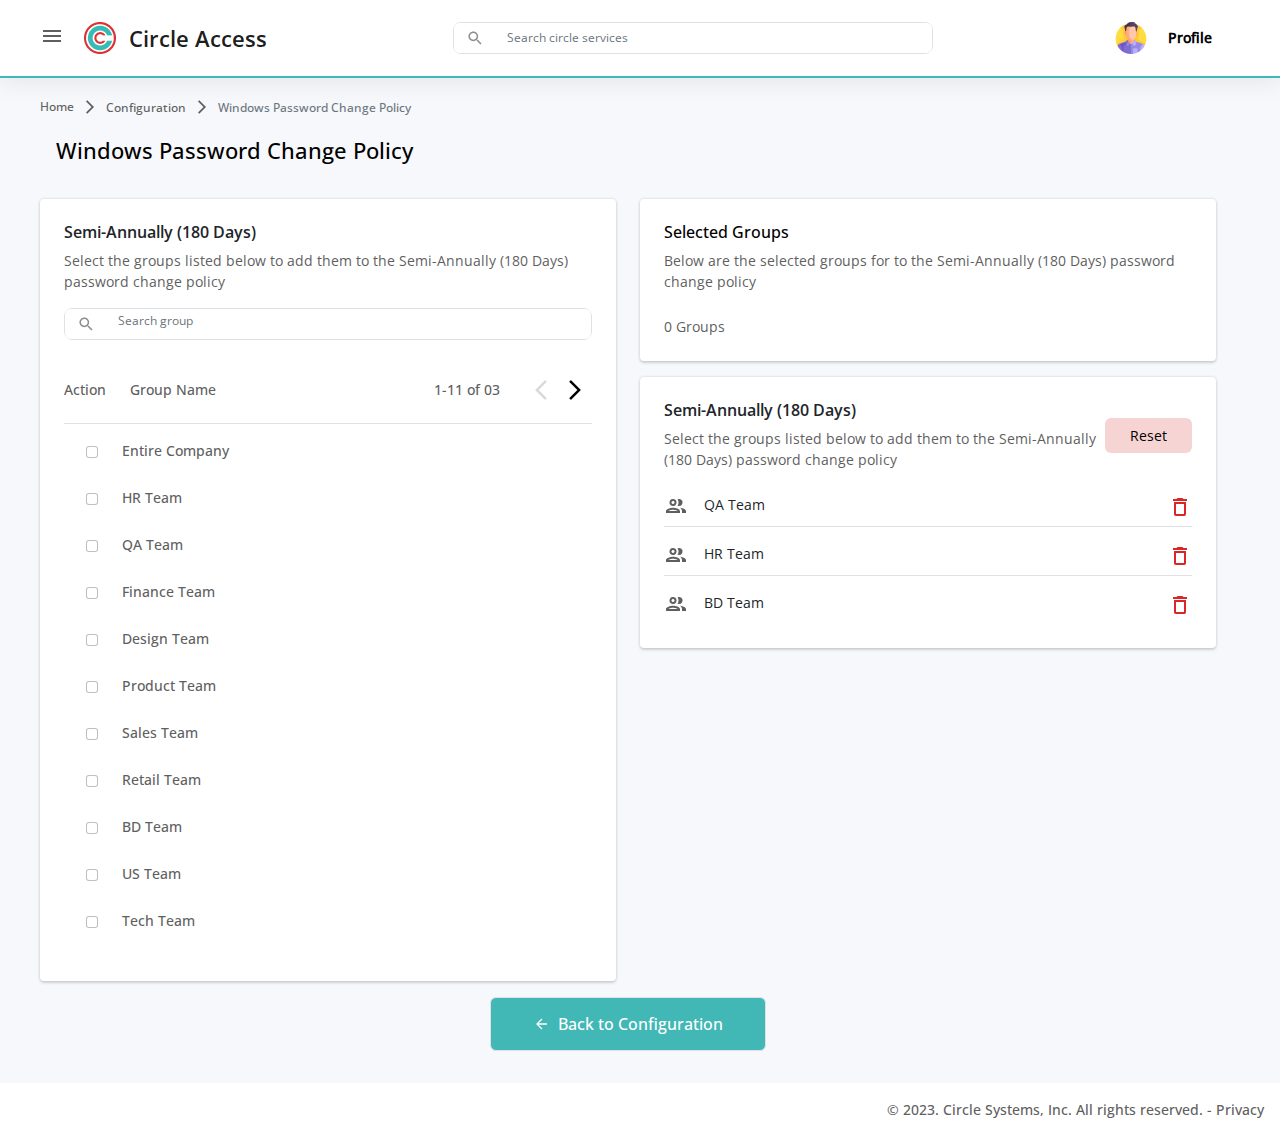
<file: changepolicy.html>
<!DOCTYPE html>
<html lang="en">

<head>
    <meta charset="UTF-8">
    <meta name="viewport" content="width=device-width, initial-scale=1.0">
    <link rel="stylesheet" href="./assets/css/index.css">
    <link rel="stylesheet" href="./assets/css/mediaquery.css">
    <link rel="stylesheet" href="./assets/bootstrap/bootstrap5.2.css">
    <link rel="shortcut icon" href="./assets/images/navLogo.png" type="image/x-icon">
    <title>Windows Password Change Policy</title>
</head>

<body>
    <header>
        <nav class="navbar navbar-main py-3">
            <div class="container-fluid mainContainer bg-white flex-nowrap">

                <div class="d-flex align-items-center">
                    <div id="main">
                        <span class="span-close-nav"  data-bs-toggle="offcanvas"
                            data-bs-target="#offcanvasExample" aria-controls="offcanvasExample">
                            <img class="togglerMenu" src="./assets/images/humburger-icon.png" alt="">
                        </span>
                    </div>
                    <a href="./dashboard.html"> <img src="./assets/images/navLogo.png" alt="..."></a>
                    <a href="./dashboard.html" class="navbar-brand ps-2 logo-content semiBold">Circle Access</a>
                </div>
                <div class="input-group nav-search border rounded-3 d-lg-flex d-sm-none d-none">
                    <span class="input-group-text bg-white border-0" id="basic-addon1">
                        <svg xmlns="http://www.w3.org/2000/svg" width="18" height="18" viewBox="0 0 18 18" fill="none">
                            <path
                                d="M11.8164 10.6914H11.2239L11.0139 10.4889C11.7489 9.63391 12.1914 8.52391 12.1914 7.31641C12.1914 4.62391 10.0089 2.44141 7.31641 2.44141C4.62391 2.44141 2.44141 4.62391 2.44141 7.31641C2.44141 10.0089 4.62391 12.1914 7.31641 12.1914C8.52391 12.1914 9.63391 11.7489 10.4889 11.0139L10.6914 11.2239V11.8164L14.4414 15.5589L15.5589 14.4414L11.8164 10.6914ZM7.31641 10.6914C5.44891 10.6914 3.94141 9.18391 3.94141 7.31641C3.94141 5.44891 5.44891 3.94141 7.31641 3.94141C9.18391 3.94141 10.6914 5.44891 10.6914 7.31641C10.6914 9.18391 9.18391 10.6914 7.31641 10.6914Z"
                                fill="#8D8D8D" />
                        </svg>
                    </span>
                    <input type="text" class="form-control border-0" placeholder="Search circle services"
                        aria-label="Username" aria-describedby="basic-addon1">
                </div>

                <div class="profile-dropdown">
                    <div class="dropdown profile-menu position-relative" id="droppdwon">
                        <button class="btn pf-dropdownBtn" type="button" id="dropdownMenuButton"
                            data-bs-toggle="dropdown" aria-expanded="false">
                            <img src="./assets/images/man.png" alt="...">
                            <a class="navbar-brand nav-profile medium text-black fs-14 ps-3">Profile</a>
                        </button>
                        <ul class="dropdown-menu drp-menu" aria-labelledby="dropdownMenuButton">

                            <div class="p-3 pb-0">
                                <div class="d-flex justify-content-between pf-name m-auto">
                                    <div class="d-flex align-items-center">
                                        <img src="./assets/images/man.png" alt="...">
                                        <p class="medium mb-0 ps-2">Microsoft Tenant</p>
                                    </div>
                                    <div class="pf-name-div">
                                        <input class=" pf-input mt-3 mt-lg-0" type="text"
                                            placeholder="Manage Your Profile">
                                    </div>
                                </div>
                                <div class="Pf-search-div-sidbar">

                                    <div class="input-group  pf-sideBarSerach d-lg-flex d-sm-none d-none ">
                                        <span
                                            class="input-group-text bg-white border-0 pf-sideBarSerachIcon pf-input-padding"
                                            id="basic-addon1 ">
                                            <svg xmlns="http://www.w3.org/2000/svg" width="18" height="18"
                                                viewBox="0 0 18 18" fill="none">
                                                <path
                                                    d="M11.8164 10.6914H11.2239L11.0139 10.4889C11.7489 9.63391 12.1914 8.52391 12.1914 7.31641C12.1914 4.62391 10.0089 2.44141 7.31641 2.44141C4.62391 2.44141 2.44141 4.62391 2.44141 7.31641C2.44141 10.0089 4.62391 12.1914 7.31641 12.1914C8.52391 12.1914 9.63391 11.7489 10.4889 11.0139L10.6914 11.2239V11.8164L14.4414 15.5589L15.5589 14.4414L11.8164 10.6914ZM7.31641 10.6914C5.44891 10.6914 3.94141 9.18391 3.94141 7.31641C3.94141 5.44891 5.44891 3.94141 7.31641 3.94141C9.18391 3.94141 10.6914 5.44891 10.6914 7.31641C10.6914 9.18391 9.18391 10.6914 7.31641 10.6914Z"
                                                    fill="#8D8D8D"></path>
                                            </svg>
                                        </span>
                                        <input type="text"
                                            class="form-control border-0 sideBarSerachInput pf-input-padding"
                                            placeholder="Search circle services" aria-label="Username"
                                            aria-describedby="basic-addon1">
                                    </div>
                                </div>
                                <div class="pf-pagger">
                                    <div class="pf-pagger-main d-flex align-items-center justify-content-between">
                                        <div>
                                            <p class="mb-0 medium"><span class="textLight ">Showing </span> 1-5 of
                                                100</p>
                                        </div>
                                        <div class="d-flex align-items-center">
                                            <button class="border-0 bg-white">
                                                <svg xmlns="http://www.w3.org/2000/svg" width="25" height="24"
                                                    viewBox="0 0 25 24" fill="none">
                                                    <path
                                                        d="M18.335 3.86961L16.555 2.09961L6.66504 11.9996L16.565 21.8996L18.335 20.1296L10.205 11.9996L18.335 3.86961Z"
                                                        fill="#D9D9D9" />
                                                </svg>
                                            </button>
                                            <button class="ps-3 border-0 bg-white">
                                                <svg xmlns="http://www.w3.org/2000/svg" width="25" height="24"
                                                    viewBox="0 0 25 24" fill="none">
                                                    <path
                                                        d="M6.61499 20.23L8.38499 22L18.385 12L8.38499 2L6.61499 3.77L14.845 12L6.61499 20.23Z"
                                                        fill="black" />
                                                </svg>
                                            </button>
                                        </div>
                                    </div>
                                </div>
                            </div>
                            <div class="dropdown-divider"></div>
                            <a class="cursor-poiner text-decoration-none" href="">
                                <div
                                    class="d-flex align-items-center justify-content-center pf-pagger-div pf-bg-primary">
                                    <p class="medium pf-pagger mb-0 text-black  text-center">Microsoft Tenant</p>
                                </div>
                            </a>
                            <a class="cursor-poiner text-decoration-none" href="">
                                <div class="d-flex align-items-center justify-content-center pf-pagger-div">
                                    <p class="medium pf-pagger mb-0  text-center textLight ">Google Tenant</p>
                                </div>
                            </a>
                            <a class="cursor-poiner text-decoration-none" href="">
                                <div class="d-flex align-items-center justify-content-center pf-pagger-div">
                                    <p class="medium pf-pagger mb-0  text-center textLight ">Facebook Tenant</p>
                                </div>
                            </a>
                            <a class="cursor-poiner text-decoration-none" href="">
                                <div class="d-flex align-items-center justify-content-center pf-pagger-div">
                                    <p class="medium pf-pagger mb-0  text-center textLight ">Test Tenant 001</p>
                                </div>

                            </a>

                            <a class="cursor-poiner text-decoration-none" href="">
                                <div class="d-flex align-items-center justify-content-center pf-pagger-div">
                                    <p class="medium pf-pagger mb-0  text-center textLight ">Test Tenant 001</p>
                                </div>
                            </a> 
                            <div class="dropdown-divider"></div>
                            <a class="cursor-poiner text-decoration-none" href="">
                                <div
                                    class="d-flex  align-items-center justify-content-center pf-pagger pf-pagger-div pf-logout-bg">
                                    <img class="pb-lg-0  " src="./assets/images/logout.svg" alt="...">
                                    <p class="text-black fs-14 mb-0 ps-lg-3 ps-md-2 ps-sm-2 ps-2 medium pf-logout">
                                        Logout</p>
                                </div>
                            </a>

                        </ul>

                    </div>
                </div>
                
        </nav>
    </header>

    <!----------- Side bar start  ------------>
    
    <div class="offcanvas offcanvas-start sideBar" tabindex="-1" id="offcanvasExample"
        aria-labelledby="offcanvasExampleLabel">
        <div class="offcanvas-header side-bar-header">

            <button type="button" class="btn-close text-reset closebtn" data-bs-dismiss="offcanvas"
                aria-label="Close"></button>
            <div class="d-flex justify-content-center align-items-center sideBarLogo">
                <img src="./assets/images/navLogo.png" alt="...">
                <a href="./dashboard.html" class="navbar-brand ps-2 logo-content semiBold">Circle Access</a>
            </div>
        </div>
     <div class="offcanvas-body p-0">
            <div class="search-div-sidbar">
                <div class="input-group  sideBarSerach d-lg-flex d-sm-none d-none ">
                    <span class="input-group-text bg-white border-0 sideBarSerachIcon" id="basic-addon1 ">
                        <svg xmlns="http://www.w3.org/2000/svg" width="18" height="18" viewBox="0 0 18 18" fill="none">
                            <path
                                d="M11.8164 10.6914H11.2239L11.0139 10.4889C11.7489 9.63391 12.1914 8.52391 12.1914 7.31641C12.1914 4.62391 10.0089 2.44141 7.31641 2.44141C4.62391 2.44141 2.44141 4.62391 2.44141 7.31641C2.44141 10.0089 4.62391 12.1914 7.31641 12.1914C8.52391 12.1914 9.63391 11.7489 10.4889 11.0139L10.6914 11.2239V11.8164L14.4414 15.5589L15.5589 14.4414L11.8164 10.6914ZM7.31641 10.6914C5.44891 10.6914 3.94141 9.18391 3.94141 7.31641C3.94141 5.44891 5.44891 3.94141 7.31641 3.94141C9.18391 3.94141 10.6914 5.44891 10.6914 7.31641C10.6914 9.18391 9.18391 10.6914 7.31641 10.6914Z"
                                fill="#8D8D8D"></path>
                        </svg>
                    </span>
                    <input type="text" class="form-control border-0 sideBarSerachInput"
                        placeholder="Search circle services" aria-label="Username" aria-describedby="basic-addon1">
                </div>
            </div>

            <ul class="sidebarList ps-0">
                <li>
                    <a href="./administrator.html">
                        <div class="d-flex  align-items-center ">
                            <img class="pb-lg-0  " src="./assets/images/plus.png" alt="...">
                            <p class="text-black fs-14 mb-0 ps-lg-3 ps-md-2 ps-sm-2 medium ps-2">New Administrator
                            </p>
                        </div>

                    </a>
                </li>
                <li>
                    <a href="./configuration.html">
                        <div class="d-flex  align-items-center ">
                            <img class="pb-lg-0  " src="./assets/images/gear.png" alt="...">
                            <p class="text-black fs-14 mb-0 ps-lg-3 ps-md-2 ps-sm-2 ps-2 medium">Configuration</p>
                        </div>
                    </a>
                </li>
                <li>
                    <a href="./emails.html">
                        <div class="d-flex  align-items-center ">
                            <img class="pb-lg-0  " src="./assets/images/envelope.png" alt="...">
                            <p class="text-black fs-14 mb-0 ps-lg-3 ps-md-2 ps-sm-2 ps-2 medium">Emails</p>
                        </div>
                    </a>
                </li>
                <li>
                    <a href="./admin.html">
                        <div class="d-flex  align-items-center ">
                            <img class="pb-lg-0  " src="./assets/images/technologist.png" alt="...">
                            <p class="text-black fs-14 mb-0 ps-lg-3 ps-md-2 ps-sm-2 ps-2 medium">Admin Management</p>
                        </div>
                    </a>
                </li>
                <li>
                    <a href="./microsoft.html">
                        <div class="d-flex  align-items-center ">
                            <img class="pb-lg-0  " src="./assets/images/Microsoft.png" alt="...">
                            <p class="text-black fs-14 mb-0 ps-lg-2 ps-md-2 ps-sm-2 ps-2 medium">Microsoft Azure IDP</p>
                        </div>
                    </a>
                </li>
                <li>
                    <a href="./samlidp.html">
                        <div class="d-flex  align-items-center ">
                            <img class="pb-lg-0  " src="./assets/images/qr-code.png" alt="...">
                            <p class="text-black fs-14 mb-0 ps-lg-3 ps-md-2 ps-sm-2 ps-2 medium">SAML IDP</p>
                        </div>
                    </a>
                </li>
            </ul>
            <div class="sideBarLogout">
                <a href="#">
                    <div class="d-flex  align-items-center position-absolute bottom-0 p-4">
                        <img class="pb-lg-0  " src="./assets/images/logout.svg" alt="...">
                        <p class="text-black fs-14 mb-0 ps-lg-3 ps-md-2 ps-sm-2 ps-2 medium">Logout</p>
                    </div>
                </a>
            </div>
        </div>
    </div>

    <section class="wrapper">
        <div class="mainContainer py-3">
            <nav style="--bs-breadcrumb-divider: '';" aria-label="breadcrumb">
                <ol class="breadcrumb d-flex align-items-center">
                    <li class="breadcrumb-item"><a class="text-decoration-none textLight fs-12 medium"
                            href="./dashboard.html">Home</a></li>
                    <li class="mx-2"><img src="./assets/images/forward.png" alt=""></li>
                    <li class="breadcrumb-item active fs-14 medium" aria-current="page"><a
                            class="text-decoration-none textLight fs-12 medium"
                            href="./configuration.html">Configuration</a></li>
                    <li class="mx-2"><img src="./assets/images/forward.png" alt=""></li>
                    <li class="breadcrumb-item active fs-12 pt-1 textLight medium" aria-current="page">Windows Password Change Policy
                    </li>
                </ol>
            </nav>
            <div class="">

                <p class="text-black fs-22 medium ps-lg-3 ps-md-2 ps-sm-2 pb-3 mb-0">Windows Password Change Policy</p>
            </div>

            <div class="row w-100">
                <div class="col-lg-6">
                    <div class="w-100 tt-config-setting mt-3 p-4 bg-white">
                        <h3 class="fs-16 semiBold">Semi-Annually (180 Days)</h3>
                        <p class="mb-0 textLight fs-14 regular">Select the groups listed below to add them to the
                            Semi-Annually (180 Days) password change policy</p>
                        <div class="input-group nav-search border rounded-3 w-100 my-3">
                            <span class="input-group-text bg-white border-0" id="basic-addon1">
                                <svg xmlns="http://www.w3.org/2000/svg" width="18" height="18" viewBox="0 0 18 18"
                                    fill="none">
                                    <path
                                        d="M11.8164 10.6914H11.2239L11.0139 10.4889C11.7489 9.63391 12.1914 8.52391 12.1914 7.31641C12.1914 4.62391 10.0089 2.44141 7.31641 2.44141C4.62391 2.44141 2.44141 4.62391 2.44141 7.31641C2.44141 10.0089 4.62391 12.1914 7.31641 12.1914C8.52391 12.1914 9.63391 11.7489 10.4889 11.0139L10.6914 11.2239V11.8164L14.4414 15.5589L15.5589 14.4414L11.8164 10.6914ZM7.31641 10.6914C5.44891 10.6914 3.94141 9.18391 3.94141 7.31641C3.94141 5.44891 5.44891 3.94141 7.31641 3.94141C9.18391 3.94141 10.6914 5.44891 10.6914 7.31641C10.6914 9.18391 9.18391 10.6914 7.31641 10.6914Z"
                                        fill="#8D8D8D" />
                                </svg>
                            </span>
                            <input type="text" class="form-control pt-0 border-0" placeholder="Search group"
                                aria-label="Username" aria-describedby="basic-addon1">
                        </div>
                        <div class="d-flex border-bottom align-items-center justify-content-between py-3">
                            <div class="d-flex align-items-center">
                                <p class="mb-0 textLight fs-14 medium">Action</p>
                                <p class="mb-0 textLight fs-14 medium ps-4">Group Name</p>
                            </div>
                            <div class="d-flex align-items-center">
                                <p class="mb-0 textLight fs-14 medium">1-11 of 03</p>
                                <div class="d-flex align-items-center ps-4">
                                    <button class="btn p-1"><img src="./assets/images/btnLeft.png" alt=""></button>
                                    <button class="btn p-1"><img src="./assets/images/btnRight.png" alt=""></button>
                                </div>
                            </div>
                        </div>
                        <div class="ps-3 mt-3">
                            <div class="form-check d-flex align-items-center pb-4">
                                <input class="form-check-input cursor-pointer" type="checkbox" value="" id="entirecompany">
                                <label for="entirecompany" class="mb-0 textLight fs-14 medium ps-4 cursor-pointer">Entire Company</label>
                            </div>
                            <div class="form-check d-flex align-items-center pb-4">
                                <input class="form-check-input cursor-pointer" type="checkbox" value="" id="hrteam">
                                <label for="hrteam" class="mb-0 textLight fs-14 medium ps-4 cursor-pointer">HR Team</label>
                            </div>
                            <div class="form-check d-flex align-items-center pb-4">
                                <input class="form-check-input cursor-pointer" type="checkbox" value="" id="qateam">
                                <label for="qateam" class="mb-0 textLight fs-14 medium ps-4 cursor-pointer">QA Team</label>
                            </div>
                            <div class="form-check d-flex align-items-center pb-4">
                                <input class="form-check-input cursor-pointer" type="checkbox" value="" id="finance">
                                <label for="finance" class="mb-0 textLight fs-14 medium ps-4 cursor-pointer">Finance Team</label>
                            </div>
                            <div class="form-check d-flex align-items-center pb-4">
                                <input class="form-check-input cursor-pointer" type="checkbox" value="" id="designteam">
                                <label for="designteam" class="mb-0 textLight fs-14 medium ps-4 cursor-pointer">Design Team</label>
                            </div>
                            <div class="form-check d-flex align-items-center pb-4">
                                <input class="form-check-input cursor-pointer" type="checkbox" value="" id="productteam">
                                <label for="productteam" class="mb-0 textLight fs-14 medium ps-4 cursor-pointer">Product Team</label>
                            </div>
                            <div class="form-check d-flex align-items-center pb-4">
                                <input class="form-check-input cursor-pointer" type="checkbox" value="" id="salesteam">
                                <label for="salesteam" class="mb-0 textLight fs-14 medium ps-4 cursor-pointer">Sales Team</label>
                            </div>
                            <div class="form-check d-flex align-items-center pb-4">
                                <input class="form-check-input cursor-pointer" type="checkbox" value="" id="retailteam">
                                <label for="retailteam" class="mb-0 textLight fs-14 medium ps-4 cursor-pointer">Retail Team</label>
                            </div>
                            <div class="form-check d-flex align-items-center pb-4">
                                <input class="form-check-input cursor-pointer" type="checkbox" value="" id="bdteam">
                                <label for="bdteam" class="mb-0 textLight fs-14 medium ps-4 cursor-pointer">BD Team</label>
                            </div>
                            <div class="form-check d-flex align-items-center pb-4">
                                <input class="form-check-input cursor-pointer" type="checkbox" value="" id="usteam">
                                <label for="usteam" class="mb-0 textLight fs-14 medium ps-4 cursor-pointer">US Team</label>
                            </div>
                            <div class="form-check d-flex align-items-center pb-4">
                                <input class="form-check-input cursor-pointer" type="checkbox" value="" id="techteam">
                                <label for="techteam" class="mb-0 textLight fs-14 medium ps-4 cursor-pointer">Tech Team</label>
                            </div>
                        </div>
                    </div>
                </div>
                <div class="col-lg-6">
                    <div class="w-100 tt-config-setting mt-3 p-4 bg-white">
                        <h3 class="fs-16 text-black medium">Selected Groups</h3>
                        <p class="mb-0 textLight fs-14 regular">Below are the selected groups for to the Semi-Annually
                            (180 Days) password change policy</p>
                        <p class="mb-0 fs-14 textLight regular mt-4">0 Groups</p>
                    </div>
                    <div class="w-100 tt-config-setting mt-3 p-4 bg-white">
                        <div class="d-flex justify-content-between align-items-center">
                            <div>
                                <h3 class="fs-16 semiBold">Semi-Annually (180 Days)</h3>
                        <p class="mb-0 textLight fs-14 regular">Select the groups listed below to add them to the Semi-Annually (180 Days) password change policy</p>
                      
                            </div>
                            <button class="btn text-black px-4 tt-config-danger regular">Reset</button>
                        </div>
                        <div class="tt-config-select d-flex align-items-center justify-content-between mt-3 border-bottom">
                            <div class="d-flex py-2">
                                <img src="./assets/images/user.png" alt="">
                                <p class="mb-0 fs-14 regular ps-3">QA Team</p>
                            </div>
                            <div class="cursor-pointer">
                                <img src="./assets/images/delete.png" alt="">
                            </div>
                        </div>
                        <div class="tt-config-select d-flex align-items-center justify-content-between mt-2 border-bottom">
                            <div class="d-flex py-2">
                                <img src="./assets/images/user.png" alt="">
                                <p class="mb-0 fs-14 regular ps-3">HR Team</p>
                            </div>
                            <div class="cursor-pointer">
                                <img src="./assets/images/delete.png" alt="">
                            </div>
                        </div>
                        <div class="tt-config-select d-flex align-items-center justify-content-between mt-2">
                            <div class="d-flex py-2">
                                <img src="./assets/images/user.png" alt="">
                                <p class="mb-0 fs-14 regular ps-3">BD Team</p>
                            </div>
                            <div class="cursor-pointer">
                                <img src="./assets/images/delete.png" alt="">
                            </div>
                        </div>
                </div>
                </div>
                <div class="d-flex tt-config-footer align-items-center justify-content-center py-3">
                   <a href="./configuration.html" class="text-decoration-none">
                     <button class="btn text-white border fs-14 tt-config-btn medium d-flex align-items-center">
                        <svg class="pe-2" xmlns="http://www.w3.org/2000/svg" width="25" height="24" viewBox="0 0 25 24" fill="none">
                            <path d="M20.5 11H8.33L13.92 5.41L12.5 4L4.5 12L12.5 20L13.91 18.59L8.33 13H20.5V11Z" fill="white"/>
                            </svg>Back to Configuration </button>
                   </a></div>
            </div>
    </section>

    <footer>
        <div class="bg-white p-3">
            <div class="tt-footer-config w-100">
                    <p class="fs-14 mb-0 textLight text-lg-end text-sm-center text-center medium">© 2023. Circle Systems, Inc. All rights reserved. - Privacy</p>
                </div>
            </div>
        </div>
    </footer>
</body>
<script src="./assets/bootstrap/bootstrap5.2.js"></script>


</html>
</file>
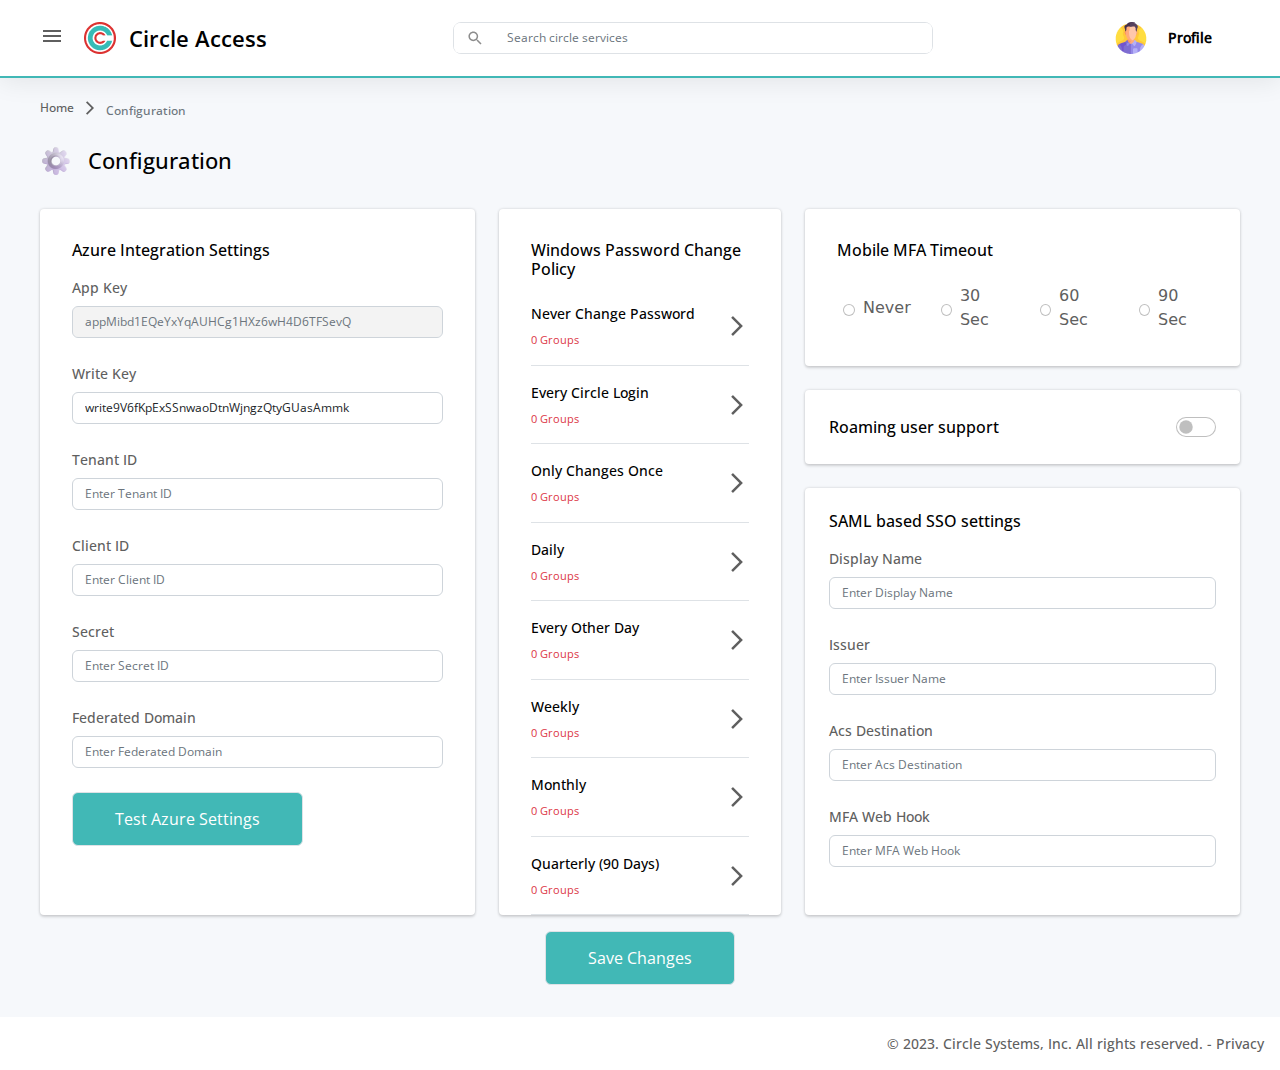
<file: configuration.html>
<!DOCTYPE html>
<html lang="en">

<head>
    <meta charset="UTF-8">
    <meta name="viewport" content="width=device-width, initial-scale=1.0">
    <link rel="stylesheet" href="./assets/css/index.css">
    <link rel="stylesheet" href="./assets/css/mediaquery.css">
    <link rel="stylesheet" href="./assets/bootstrap/bootstrap5.2.css">
    <link rel="shortcut icon" href="./assets/images/navLogo.png" type="image/x-icon">
    <title>Configuration</title>
</head>

<body>
    <header>
        <nav class="navbar navbar-main py-3">
            <div class="container-fluid mainContainer bg-white flex-nowrap">

                <div class="d-flex align-items-center">
                    <div id="main">
                        <span class="span-close-nav"  data-bs-toggle="offcanvas"
                            data-bs-target="#offcanvasExample" aria-controls="offcanvasExample">
                            <img class="togglerMenu" src="./assets/images/humburger-icon.png" alt="">
                        </span>
                    </div>
                    <a href="./dashboard.html"> <img src="./assets/images/navLogo.png" alt="..."></a>
                    <a href="./dashboard.html" class="navbar-brand ps-2 logo-content text-black semiBold">Circle Access</a>
                </div>
                <div class="input-group nav-search border rounded-3 d-lg-flex d-sm-none d-none">
                    <span class="input-group-text bg-white border-0" id="basic-addon1">
                        <svg xmlns="http://www.w3.org/2000/svg" width="18" height="18" viewBox="0 0 18 18" fill="none">
                            <path
                                d="M11.8164 10.6914H11.2239L11.0139 10.4889C11.7489 9.63391 12.1914 8.52391 12.1914 7.31641C12.1914 4.62391 10.0089 2.44141 7.31641 2.44141C4.62391 2.44141 2.44141 4.62391 2.44141 7.31641C2.44141 10.0089 4.62391 12.1914 7.31641 12.1914C8.52391 12.1914 9.63391 11.7489 10.4889 11.0139L10.6914 11.2239V11.8164L14.4414 15.5589L15.5589 14.4414L11.8164 10.6914ZM7.31641 10.6914C5.44891 10.6914 3.94141 9.18391 3.94141 7.31641C3.94141 5.44891 5.44891 3.94141 7.31641 3.94141C9.18391 3.94141 10.6914 5.44891 10.6914 7.31641C10.6914 9.18391 9.18391 10.6914 7.31641 10.6914Z"
                                fill="#8D8D8D" />
                        </svg>
                    </span>
                    <input type="text" class="form-control border-0" placeholder="Search circle services"
                        aria-label="Username" aria-describedby="basic-addon1">
                </div>

                <div class="profile-dropdown">
                    <div class="dropdown profile-menu position-relative" id="droppdwon">
                        <button class="btn pf-dropdownBtn" type="button" id="dropdownMenuButton"
                            data-bs-toggle="dropdown" aria-expanded="false">
                            <img src="./assets/images/man.png" alt="...">
                            <a class="navbar-brand nav-profile medium text-black fs-14 ps-3">Profile</a>
                        </button>
                        <ul class="dropdown-menu drp-menu" aria-labelledby="dropdownMenuButton">

                            <div class="p-3 pb-0">
                                <div class="d-flex justify-content-between pf-name m-auto">
                                    <div class="d-flex align-items-center">
                                        <img src="./assets/images/man.png" alt="...">
                                        <p class="medium mb-0 ps-2">Microsoft Tenant</p>
                                    </div>
                                    <div class="pf-name-div">
                                        <input class=" pf-input mt-3 mt-lg-0" type="text"
                                            placeholder="Manage Your Profile">
                                    </div>
                                </div>
                                <div class="Pf-search-div-sidbar">

                                    <div class="input-group  pf-sideBarSerach d-lg-flex d-sm-none d-none ">
                                        <span
                                            class="input-group-text bg-white border-0 pf-sideBarSerachIcon pf-input-padding"
                                            id="basic-addon1 ">
                                            <svg xmlns="http://www.w3.org/2000/svg" width="18" height="18"
                                                viewBox="0 0 18 18" fill="none">
                                                <path
                                                    d="M11.8164 10.6914H11.2239L11.0139 10.4889C11.7489 9.63391 12.1914 8.52391 12.1914 7.31641C12.1914 4.62391 10.0089 2.44141 7.31641 2.44141C4.62391 2.44141 2.44141 4.62391 2.44141 7.31641C2.44141 10.0089 4.62391 12.1914 7.31641 12.1914C8.52391 12.1914 9.63391 11.7489 10.4889 11.0139L10.6914 11.2239V11.8164L14.4414 15.5589L15.5589 14.4414L11.8164 10.6914ZM7.31641 10.6914C5.44891 10.6914 3.94141 9.18391 3.94141 7.31641C3.94141 5.44891 5.44891 3.94141 7.31641 3.94141C9.18391 3.94141 10.6914 5.44891 10.6914 7.31641C10.6914 9.18391 9.18391 10.6914 7.31641 10.6914Z"
                                                    fill="#8D8D8D"></path>
                                            </svg>
                                        </span>
                                        <input type="text"
                                            class="form-control border-0 sideBarSerachInput pf-input-padding"
                                            placeholder="Search circle services" aria-label="Username"
                                            aria-describedby="basic-addon1">
                                    </div>
                                </div>
                                <div class="pf-pagger">
                                    <div class="pf-pagger-main d-flex align-items-center justify-content-between">
                                        <div>
                                            <p class="mb-0 medium"><span class="textLight">Showing </span> 1-5 of
                                                100</p>
                                        </div>
                                        <div class="d-flex align-items-center">
                                            <button class="border-0 bg-white">
                                                <svg xmlns="http://www.w3.org/2000/svg" width="25" height="24"
                                                    viewBox="0 0 25 24" fill="none">
                                                    <path
                                                        d="M18.335 3.86961L16.555 2.09961L6.66504 11.9996L16.565 21.8996L18.335 20.1296L10.205 11.9996L18.335 3.86961Z"
                                                        fill="#D9D9D9" />
                                                </svg>
                                            </button>
                                            <button class="ps-3 border-0 bg-white">
                                                <svg xmlns="http://www.w3.org/2000/svg" width="25" height="24"
                                                    viewBox="0 0 25 24" fill="none">
                                                    <path
                                                        d="M6.61499 20.23L8.38499 22L18.385 12L8.38499 2L6.61499 3.77L14.845 12L6.61499 20.23Z"
                                                        fill="black" />
                                                </svg>
                                            </button>
                                        </div>
                                    </div>
                                </div>
                            </div>
                            <div class="dropdown-divider"></div>
                            <a class="cursor-poiner text-decoration-none" href="">
                                <div
                                    class="d-flex align-items-center justify-content-center pf-pagger-div pf-bg-primary">
                                    <p class="medium pf-pagger mb-0 text-black  text-center">Microsoft Tenant</p>
                                </div>
                            </a>
                            <a class="cursor-poiner text-decoration-none" href="">
                                <div class="d-flex align-items-center justify-content-center pf-pagger-div">
                                    <p class="medium pf-pagger mb-0  text-center textLight">Google Tenant</p>
                                </div>
                            </a>
                            <a class="cursor-poiner text-decoration-none" href="">
                                <div class="d-flex align-items-center justify-content-center pf-pagger-div">
                                    <p class="medium pf-pagger mb-0  text-center textLight">Facebook Tenant</p>
                                </div>
                            </a>
                            <a class="cursor-poiner text-decoration-none" href="">
                                <div class="d-flex align-items-center justify-content-center pf-pagger-div">
                                    <p class="medium pf-pagger mb-0  text-center textLight">Test Tenant 001</p>
                                </div>

                            </a>

                            <a class="cursor-poiner text-decoration-none" href="">
                                <div class="d-flex align-items-center justify-content-center pf-pagger-div">
                                    <p class="medium pf-pagger mb-0  text-center textLight">Test Tenant 001</p>
                                </div>
                            </a> 
                            <div class="dropdown-divider"></div>
                            <a class="cursor-poiner text-decoration-none" href="">
                                <div
                                    class="d-flex  align-items-center justify-content-center pf-pagger pf-pagger-div pf-logout-bg">
                                    <img class="pb-lg-0  " src="./assets/images/logout.svg" alt="...">
                                    <p class="text-black fs-14 mb-0 ps-lg-3 ps-md-2 ps-sm-2 ps-2 medium pf-logout">
                                        Logout</p>
                                </div>
                            </a>

                        </ul>

                    </div>
                </div>

        </nav>
    </header>

    <!----------- Side bar start  ------------>

    <div class="offcanvas offcanvas-start sideBar" tabindex="-1" id="offcanvasExample"
        aria-labelledby="offcanvasExampleLabel">
        <div class="offcanvas-header side-bar-header">

            <button type="button" class="btn-close text-reset closebtn" data-bs-dismiss="offcanvas"
                aria-label="Close"></button>
            <div class="d-flex justify-content-center align-items-center sideBarLogo">
                <img src="./assets/images/navLogo.png" alt="...">
                <a href="./dashboard.html" class="navbar-brand ps-2 logo-content semiBold">Circle Access</a>
            </div>
        </div>
     <div class="offcanvas-body p-0">
            <div class="search-div-sidbar">
                <div class="input-group  sideBarSerach d-lg-flex d-sm-none d-none ">
                    <span class="input-group-text bg-white border-0 sideBarSerachIcon" id="basic-addon1 ">
                        <svg xmlns="http://www.w3.org/2000/svg" width="18" height="18" viewBox="0 0 18 18" fill="none">
                            <path
                                d="M11.8164 10.6914H11.2239L11.0139 10.4889C11.7489 9.63391 12.1914 8.52391 12.1914 7.31641C12.1914 4.62391 10.0089 2.44141 7.31641 2.44141C4.62391 2.44141 2.44141 4.62391 2.44141 7.31641C2.44141 10.0089 4.62391 12.1914 7.31641 12.1914C8.52391 12.1914 9.63391 11.7489 10.4889 11.0139L10.6914 11.2239V11.8164L14.4414 15.5589L15.5589 14.4414L11.8164 10.6914ZM7.31641 10.6914C5.44891 10.6914 3.94141 9.18391 3.94141 7.31641C3.94141 5.44891 5.44891 3.94141 7.31641 3.94141C9.18391 3.94141 10.6914 5.44891 10.6914 7.31641C10.6914 9.18391 9.18391 10.6914 7.31641 10.6914Z"
                                fill="#8D8D8D"></path>
                        </svg>
                    </span>
                    <input type="text" class="form-control border-0 sideBarSerachInput"
                        placeholder="Search circle services" aria-label="Username" aria-describedby="basic-addon1">
                </div>
            </div>

            <ul class="sidebarList ps-0">
                <li>
                    <a href="./administrator.html">
                        <div class="d-flex  align-items-center ">
                            <img class="pb-lg-0  " src="./assets/images/plus.png" alt="...">
                            <p class="text-black fs-14 mb-0 ps-lg-3 ps-md-2 ps-sm-2 medium ps-2">New Administrator
                            </p>
                        </div>

                    </a>
                </li>
                <li>
                    <a href="./configuration.html">
                        <div class="d-flex  align-items-center ">
                            <img class="pb-lg-0  " src="./assets/images/gear.png" alt="...">
                            <p class="text-black fs-14 mb-0 ps-lg-3 ps-md-2 ps-sm-2 ps-2 medium">Configuration</p>
                        </div>
                    </a>
                </li>
                <li>
                    <a href="./emails.html">
                        <div class="d-flex  align-items-center ">
                            <img class="pb-lg-0  " src="./assets/images/envelope.png" alt="...">
                            <p class="text-black fs-14 mb-0 ps-lg-3 ps-md-2 ps-sm-2 ps-2 medium">Emails</p>
                        </div>
                    </a>
                </li>
                <li>
                    <a href="./admin.html">
                        <div class="d-flex  align-items-center ">
                            <img class="pb-lg-0  " src="./assets/images/technologist.png" alt="...">
                            <p class="text-black fs-14 mb-0 ps-lg-3 ps-md-2 ps-sm-2 ps-2 medium">Admin Management</p>
                        </div>
                    </a>
                </li>
                <li>
                    <a href="./microsoft.html">
                        <div class="d-flex  align-items-center ">
                            <img class="pb-lg-0  " src="./assets/images/Microsoft.png" alt="...">
                            <p class="text-black fs-14 mb-0 ps-lg-2 ps-md-2 ps-sm-2 ps-2 medium">Microsoft Azure IDP</p>
                        </div>
                    </a>
                </li>
                <li>
                    <a href="./samlidp.html">
                        <div class="d-flex  align-items-center ">
                            <img class="pb-lg-0  " src="./assets/images/qr-code.png" alt="...">
                            <p class="text-black fs-14 mb-0 ps-lg-3 ps-md-2 ps-sm-2 ps-2 medium">SAML IDP</p>
                        </div>
                    </a>
                </li>
            </ul>
            <div class="sideBarLogout">
                <a href="#">
                    <div class="d-flex  align-items-center position-absolute bottom-0 p-4">
                        <img class="pb-lg-0  " src="./assets/images/logout.svg" alt="...">
                        <p class="text-black fs-14 mb-0 ps-lg-3 ps-md-2 ps-sm-2 ps-2 medium">Logout</p>
                    </div>
                </a>
            </div>
        </div>
    </div>

    <section class="wrapper">
        <div class="mainContainer py-3">
            <nav style="--bs-breadcrumb-divider: '';" aria-label="breadcrumb">
                <ol class="breadcrumb d-flex align-items-center">
                    <li class="breadcrumb-item"><a class="text-decoration-none textLight fs-12 medium"
                            href="./dashboard.html">Home</a></li>
                    <li class="mx-2"><img src="./assets/images/forward.png" alt=""></li>
                    <li class="breadcrumb-item active fs-12 pt-2 medium" aria-current="page">Configuration</li>
                </ol>
            </nav>
            <div class="d-flex align-items-center py-2">
                <img class="" src="./assets/images/gear.png" alt="...">
                <p class="text-black fs-22 mb-0 medium ps-3">Configuration</p>
            </div>
            <div class="row mt-4">
                <div class="col">
                    <div class="w-100 tt-config-setting bg-white h-100">
                        <h3 class="fs-16 medium text-black">Azure Integration Settings</h3>
                        <form class="mt-3" action="#">
                            <label class="mb-2 fs-14 medium textLight" for="key">App Key</label>
                            <input class="form-control bg-input mb-4" type="text" name="key" id=""
                                placeholder="appMibd1EQeYxYqAUHCg1HXz6wH4D6TFSevQ">
                            <label class="mb-2 fs-14 medium textLight" for="key">Write Key</label>
                            <input class="form-control mb-4" type="text" name="key" id=""
                                value="write9V6fKpExSSnwaoDtnWjngzQtyGUasAmmk">
                            <label class="mb-2 fs-14 medium textLight" for="key">Tenant ID</label>
                            <input class="form-control mb-4" type="text" name="key" id="" placeholder="Enter Tenant ID">
                            <label class="mb-2 fs-14 medium textLight" for="key">Client ID</label>
                            <input class="form-control mb-4" type="text" name="key" id="" placeholder="Enter Client ID">
                            <label class="mb-2 fs-14 medium textLight" for="key">Secret</label>
                            <input class="form-control mb-4" type="text" name="key" id="" placeholder="Enter Secret ID">
                            <label class="mb-2 fs-14 medium textLight" for="key">Federated Domain</label>
                            <input class="form-control mb-4" type="text" name="key" id=""
                                placeholder="Enter Federated Domain">
                            <button class="btn text-white border fs-16 tt-config-btn regular">Test Azure
                                Settings</button>
                        </form>
                    </div>
                </div>
                <div class="col-lg-3">
                    <div class="w-100 tt-config-setting  pb-0 bg-white h-100">
                        <h3 class="fs-16 medium text-black ">Windows Password Change Policy</h3>
                        <a href="./changepolicy.html"
                            class="d-flex align-items-center justify-content-between border-bottom py-3 text-decoration-none">
                            <div>
                                <p class="fs-14 mb-0 medium text-black">Never Change Password</p>
                                <p class="fs-11 mb-0 pt-2 regular text-danger">0 Groups</p>
                            </div>
                            <div><img src="./assets/images/backarrow.png" alt="..."></div>
                        </a>
                        <a href="./changepolicy.html"
                            class="d-flex align-items-center justify-content-between border-bottom py-3 text-decoration-none">
                            <div>
                                <p class="fs-14 mb-0 medium text-black">Every Circle Login</p>
                                <p class="fs-11 mb-0 pt-2 regular text-danger">0 Groups</p>
                            </div>
                            <div><img src="./assets/images/backarrow.png" alt="..."></div>
                        </a>
                        <a href="./changepolicy.html"
                            class="d-flex align-items-center justify-content-between border-bottom py-3 text-decoration-none">
                            <div>
                                <p class="fs-14 mb-0 medium text-black">Only Changes Once</p>
                                <p class="fs-11 mb-0 pt-2 regular text-danger">0 Groups</p>
                            </div>
                            <div><img src="./assets/images/backarrow.png" alt="..."></div>
                        </a>
                        <a href="./changepolicy.html"
                            class="d-flex align-items-center justify-content-between border-bottom py-3 text-decoration-none">
                            <div>
                                <p class="fs-14 mb-0 medium text-black">Daily</p>
                                <p class="fs-11 mb-0 pt-2 regular text-danger">0 Groups</p>
                            </div>
                            <div><img src="./assets/images/backarrow.png" alt="..."></div>
                        </a>
                        <a href="./changepolicy.html"
                            class="d-flex align-items-center justify-content-between border-bottom py-3 text-decoration-none">
                            <div>
                                <p class="fs-14 mb-0 medium text-black">Every Other Day</p>
                                <p class="fs-11 mb-0 pt-2 regular text-danger">0 Groups</p>
                            </div>
                            <div><img src="./assets/images/backarrow.png" alt="..."></div>
                        </a>
                        <a href="./changepolicy.html"
                            class="d-flex align-items-center justify-content-between border-bottom py-3 text-decoration-none">
                            <div>
                                <p class="fs-14 mb-0 medium text-black">Weekly</p>
                                <p class="fs-11 mb-0 pt-2 regular text-danger">0 Groups</p>
                            </div>
                            <div><img src="./assets/images/backarrow.png" alt="..."></div>
                        </a>
                        <a href="./changepolicy.html"
                            class="d-flex align-items-center justify-content-between border-bottom py-3 text-decoration-none">
                            <div>
                                <p class="fs-14 mb-0 medium text-black">Monthly</p>
                                <p class="fs-11 mb-0 pt-2 regular text-danger">0 Groups</p>
                            </div>
                            <div><img src="./assets/images/backarrow.png" alt="..."></div>
                        </a>
                        <a href="./changepolicy.html"
                            class="d-flex align-items-center justify-content-between border-bottom py-3 text-decoration-none">
                            <div>
                                <p class="fs-14 mb-0 medium text-black">Quarterly (90 Days)</p>
                                <p class="fs-11 mb-0 pt-2 regular text-danger">0 Groups</p>
                            </div>
                            <div><img src="./assets/images/backarrow.png" alt="..."></div>
                        </a>
                    </div>
                </div>
                <div class="col">
                <div class="h-100">
                    <div class="tt-config-setting  bg-white">
                        <h3 class="fs-16 medium text-black">Mobile MFA Timeout</h3>
                        <div class="d-flex align-items-center pt-3">
                            <div class="form-check d-flex align-items-center">
                                <input class="form-check-input cursor-pointer" type="radio" name="exampleRadios"
                                    id="never" value="option2">
                                <label class="form-check-label textLight fs-16 cursor-pointer ps-2" for="never">
                                    Never
                                </label>
                            </div>

                            <div class="form-check ms-lg-4 ms-sm-2 ms-2 d-flex align-items-center">
                                <input class="form-check-input cursor-pointer" type="radio" name="exampleRadios"
                                    id="secthirty" value="option2">
                                <label class="form-check-label textLight fs-16 cursor-pointer ps-2" for="secthirty">
                                    30 Sec
                                </label>
                            </div>
                            <div class="form-check ms-lg-4 ms-sm-2 ms-2 d-flex align-items-center">
                                <input class="form-check-input cursor-pointer" type="radio" name="exampleRadios"
                                    id="secsixty" value="option2">
                                <label class="form-check-label textLight fs-16 cursor-pointer ps-2" for="secsixty">
                                    60 Sec
                                </label>
                            </div>
                            <div class="form-check ms-lg-4 ms-sm-2 ms-2 d-flex align-items-center">
                                <input class="form-check-input cursor-pointer" type="radio" name="exampleRadios"
                                    id="secninty" value="option2">
                                <label class="form-check-label textLight fs-16 cursor-pointer ps-2" for="secninty">
                                    90 Sec
                                </label>
                            </div>
                        </div>
                    </div>
                    <div class="tt-config-setting mt-4 p-4 bg-white">
                        <div class="d-flex align-items-center justify-content-between">
                            <h3 class="fs-16 medium text-black mb-0">Roaming user support</h3>
                            <div class="form-check form-switch p-0">
                                <div class="d-flex flex-column-reverse gap-1">
                                    <input class="form-check-input ms-0 tt-config-switcher" type="checkbox"
                                        role="switch" />

                                </div>
                            </div>
                        </div>
                        </div>
                    <div class="w-100 tt-config-setting mt-4 p-4 bg-white">
                        <h3 class="fs-16 medium text-black">SAML based SSO settings</h3>
                        <form class="mt-3" action="#">
                            <label class="mb-2 fs-14 medium textLight" for="key">Display Name</label>
                            <input class="form-control mb-4" type="text" name="key" id=""
                                placeholder="Enter Display Name">
                            <label class="mb-2 fs-14 medium textLight" for="key">Issuer</label>
                            <input class="form-control mb-4" type="text" name="key" id=""
                                placeholder="Enter Issuer Name">
                            <label class="mb-2 fs-14 medium textLight" for="key">Acs Destination</label>
                            <input class="form-control mb-4" type="text" name="key" id=""
                                placeholder="Enter Acs Destination">
                            <label class="mb-2 fs-14 medium textLight" for="key">MFA Web Hook</label>
                            <input class="form-control mb-4" type="text" name="key" id=""
                                placeholder="Enter MFA Web Hook">
                        </form>
                    </div>
                </div>
                </div>
            </div>

            <div class="d-flex tt-config-footer align-items-center justify-content-center py-3">
                <button class="btn text-white border fs-16 tt-config-btn regular" data-bs-toggle="modal"
                    data-bs-target="#exampleModal">Save Changes</button>
            </div>

        </div>
    </section>
    <!-- Modal -->
    <div class="modal  fade" id="exampleModal" tabindex="-1" aria-labelledby="exampleModalLabel" aria-hidden="true">
        <div class="modal-dialog modal-dialog-centered">
            <div class="modal-content">
                <div class="modal-body p-4">
                    <div class="text-end">
                        <button type="button" class="btn-close" data-bs-dismiss="modal" aria-label="Close"></button>
                    </div>

                    <div class="text-center">
                        <img width="170px" src="./assets/images/thinking.gif" alt="...">
                        <p class="mb-0 fs-22 semiBold ">Save Changes?</p>
                        <p class="mb-0 fs-14 regular py-3">Are you sure you want to confirm the changes <br> made in the
                            admin management</p>
                        <div>
                            <button data-bs-dismiss="modal" aria-label="Close"
                                class="btn text-black border bg-White border tt-config-button py-3 fs-16 medium">Keep
                                Editing</button>

                        </div>
                        <div class="mt-3">
                            <button data-bs-dismiss="modal" aria-label="Close"
                                class="btn text-white border fs-16 tt-config-button tt-config-btn medium">Save
                                Changes</button>

                        </div>
                    </div>
                </div>

            </div>
        </div>
    </div>
    <footer>
        <div class="bg-white p-3">
            <div class="tt-footer-config w-100">
                <p class="fs-14 mb-0 text-lg-end text-sm-center text-center textLight medium">© 2023. Circle Systems, Inc. All
                    rights reserved. - Privacy</p>
            </div>
        </div>
        </div>
    </footer>
</body>
<script src="./assets/bootstrap/bootstrap5.2.js"></script>


</html>
</file>
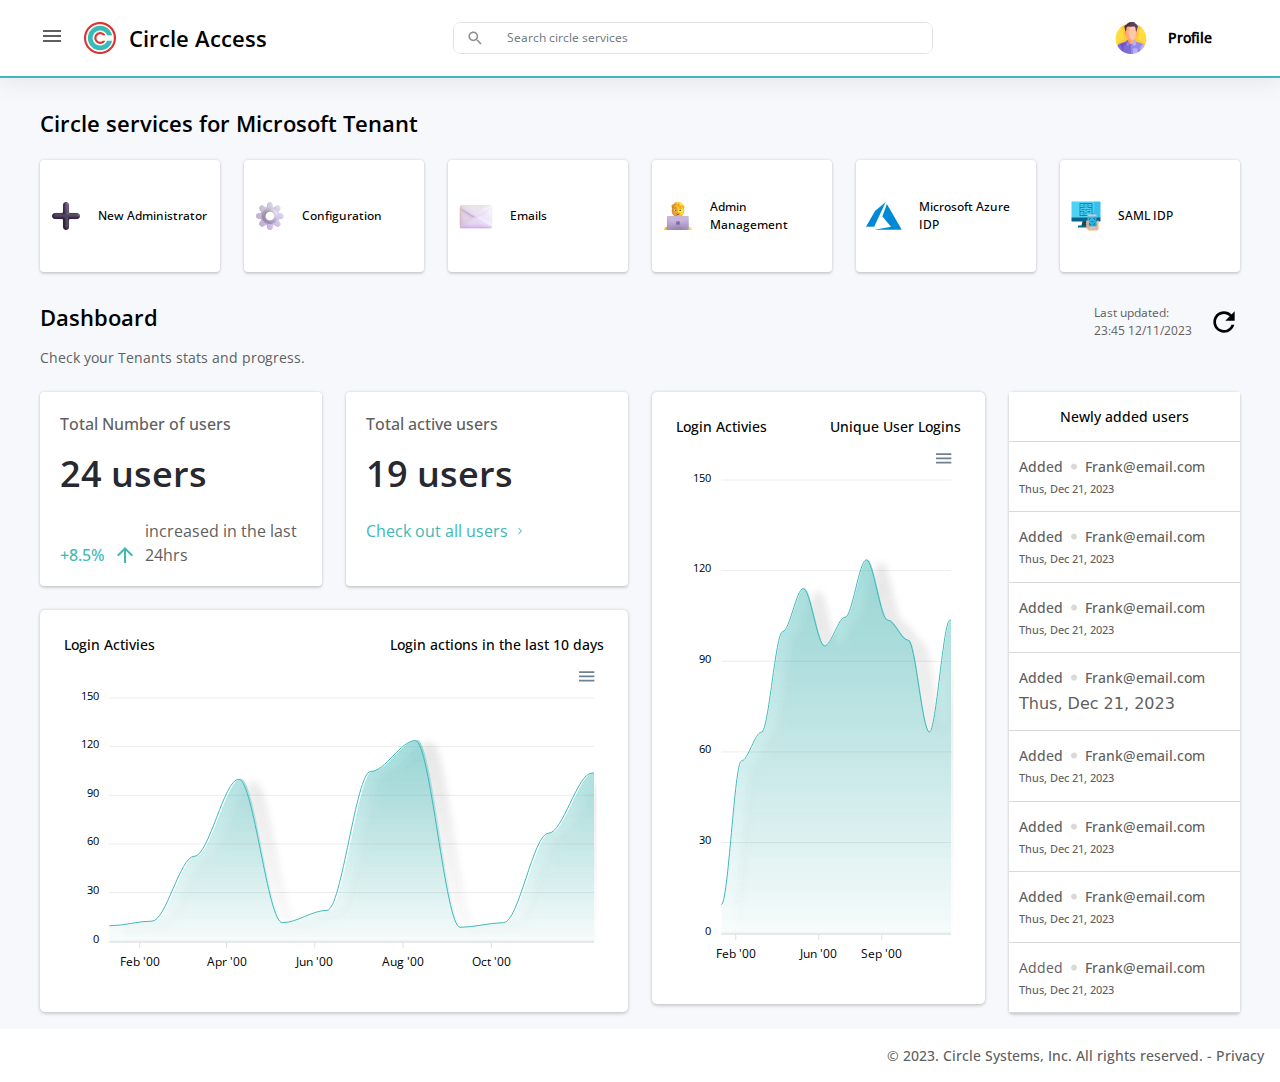
<file: dashboard.html>
<!DOCTYPE html>
<html lang="en">

<head>
    <meta charset="UTF-8">
    <meta name="viewport" content="width=device-width, initial-scale=1.0">
    <link rel="stylesheet" href="./assets/css/index.css">
    <link rel="stylesheet" href="./assets/css/mediaquery.css">
    <link rel="stylesheet" href="./assets/css/highcharts-white.css">
    <link rel="stylesheet" href="./assets/bootstrap/bootstrap5.2.css">
    <link rel="shortcut icon" href="./assets/images/navLogo.png" type="image/x-icon">
    <title>Circle Access</title>
</head>

<body>
    <header>
        <nav class="navbar navbar-main py-3">
            <div class="container-fluid mainContainer bg-white flex-nowrap">

                <div class="d-flex align-items-center">
                    <div id="main">
                        <span class="span-close-nav" data-bs-toggle="offcanvas" data-bs-target="#offcanvasExample"
                            aria-controls="offcanvasExample">
                            <img class="togglerMenu" src="./assets/images/humburger-icon.png" alt="">
                        </span>
                    </div>
                    <a href="./dashboard.html"> <img src="./assets/images/navLogo.png" alt="..."></a>
                    <a href="./dashboard.html" class="navbar-brand ps-2 logo-content text-black semiBold">Circle
                        Access</a>
                </div>
                <div class="input-group nav-search border rounded-3 d-lg-flex d-sm-none d-none">
                    <span class="input-group-text bg-white border-0" id="basic-addon1">
                        <svg xmlns="http://www.w3.org/2000/svg" width="18" height="18" viewBox="0 0 18 18" fill="none">
                            <path
                                d="M11.8164 10.6914H11.2239L11.0139 10.4889C11.7489 9.63391 12.1914 8.52391 12.1914 7.31641C12.1914 4.62391 10.0089 2.44141 7.31641 2.44141C4.62391 2.44141 2.44141 4.62391 2.44141 7.31641C2.44141 10.0089 4.62391 12.1914 7.31641 12.1914C8.52391 12.1914 9.63391 11.7489 10.4889 11.0139L10.6914 11.2239V11.8164L14.4414 15.5589L15.5589 14.4414L11.8164 10.6914ZM7.31641 10.6914C5.44891 10.6914 3.94141 9.18391 3.94141 7.31641C3.94141 5.44891 5.44891 3.94141 7.31641 3.94141C9.18391 3.94141 10.6914 5.44891 10.6914 7.31641C10.6914 9.18391 9.18391 10.6914 7.31641 10.6914Z"
                                fill="#8D8D8D" />
                        </svg>
                    </span>
                    <input type="text" class="form-control border-0" placeholder="Search circle services"
                        aria-label="Username" aria-describedby="basic-addon1">
                </div>

                <!-- <div class="d-flex align-items-center ">
                    <img src="./assets/images/man.png" alt="...">
                    <a class="navbar-brand nav-profile fs-14 ps-2">Profile</a>
                </div> -->
                <!-- profile dropbutton -->

                <div class="profile-dropdown">
                    <div class="dropdown profile-menu position-relative" id="droppdwon">
                        <button class="btn pf-dropdownBtn" type="button" id="dropdownMenuButton"
                            data-bs-toggle="dropdown" aria-expanded="false">
                            <img src="./assets/images/man.png" alt="...">
                            <a class="navbar-brand nav-profile text-black fs-14 ps-3 medium">Profile</a>
                        </button>
                        <ul class="dropdown-menu drp-menu" aria-labelledby="dropdownMenuButton">

                            <div class="p-3 pb-0">
                                <div class="d-flex justify-content-between pf-name">
                                    <div class="d-flex align-items-center m-auto">
                                        <img src="./assets/images/man.png" alt="...">
                                        <p class="medium mb-0 ps-2">Microsoft Tenant</p>
                                    </div>
                                    <div class="pf-name-div">
                                        <input class=" pf-input mt-3 mt-lg-0" type="text"
                                            placeholder="Manage Your Profile">
                                    </div>
                                </div>
                                <div class="Pf-search-div-sidbar">

                                    <div class="input-group  pf-sideBarSerach d-lg-flex d-sm-none d-none ">
                                        <span
                                            class="input-group-text bg-white border-0 pf-sideBarSerachIcon pf-input-padding"
                                            id="basic-addon1 ">
                                            <svg xmlns="http://www.w3.org/2000/svg" width="18" height="18"
                                                viewBox="0 0 18 18" fill="none">
                                                <path
                                                    d="M11.8164 10.6914H11.2239L11.0139 10.4889C11.7489 9.63391 12.1914 8.52391 12.1914 7.31641C12.1914 4.62391 10.0089 2.44141 7.31641 2.44141C4.62391 2.44141 2.44141 4.62391 2.44141 7.31641C2.44141 10.0089 4.62391 12.1914 7.31641 12.1914C8.52391 12.1914 9.63391 11.7489 10.4889 11.0139L10.6914 11.2239V11.8164L14.4414 15.5589L15.5589 14.4414L11.8164 10.6914ZM7.31641 10.6914C5.44891 10.6914 3.94141 9.18391 3.94141 7.31641C3.94141 5.44891 5.44891 3.94141 7.31641 3.94141C9.18391 3.94141 10.6914 5.44891 10.6914 7.31641C10.6914 9.18391 9.18391 10.6914 7.31641 10.6914Z"
                                                    fill="#8D8D8D"></path>
                                            </svg>
                                        </span>
                                        <input type="text"
                                            class="form-control border-0 sideBarSerachInput pf-input-padding"
                                            placeholder="Search circle services" aria-label="Username"
                                            aria-describedby="basic-addon1">
                                    </div>
                                </div>
                                <div class="pf-pagger">
                                    <div class="pf-pagger-main d-flex align-items-center justify-content-between">
                                        <div>
                                            <p class="mb-0 medium"><span class="textLight ">Showing </span> 1-5 of
                                                100</p>
                                        </div>
                                        <div class="d-flex align-items-center">
                                            <button class="border-0 bg-white">
                                                <svg xmlns="http://www.w3.org/2000/svg" width="25" height="24"
                                                    viewBox="0 0 25 24" fill="none">
                                                    <path
                                                        d="M18.335 3.86961L16.555 2.09961L6.66504 11.9996L16.565 21.8996L18.335 20.1296L10.205 11.9996L18.335 3.86961Z"
                                                        fill="#D9D9D9" />
                                                </svg>
                                            </button>
                                            <button class="ps-3 border-0 bg-white">
                                                <svg xmlns="http://www.w3.org/2000/svg" width="25" height="24"
                                                    viewBox="0 0 25 24" fill="none">
                                                    <path
                                                        d="M6.61499 20.23L8.38499 22L18.385 12L8.38499 2L6.61499 3.77L14.845 12L6.61499 20.23Z"
                                                        fill="black" />
                                                </svg>
                                            </button>
                                        </div>
                                    </div>
                                </div>
                            </div>
                            <div class="dropdown-divider"></div>
                            <a class="cursor-poiner text-decoration-none" href="">
                                <div
                                    class="d-flex align-items-center justify-content-center pf-pagger-div pf-bg-primary">
                                    <p class="medium pf-pagger mb-0 text-black  text-center">Microsoft Tenant</p>
                                </div>
                            </a>
                            <a class="cursor-poiner text-decoration-none" href="">
                                <div class="d-flex align-items-center justify-content-center pf-pagger-div">
                                    <p class="medium pf-pagger mb-0  text-center textLight ">Google Tenant</p>
                                </div>
                            </a>
                            <a class="cursor-poiner text-decoration-none" href="">
                                <div class="d-flex align-items-center justify-content-center pf-pagger-div">
                                    <p class="medium pf-pagger mb-0  text-center textLight ">Facebook Tenant</p>
                                </div>
                            </a>
                            <a class="cursor-poiner text-decoration-none" href="">
                                <div class="d-flex align-items-center justify-content-center pf-pagger-div">
                                    <p class="medium pf-pagger mb-0  text-center textLight ">Test Tenant 001</p>
                                </div>

                            </a>

                            <a class="cursor-poiner text-decoration-none" href="">
                                <div class="d-flex align-items-center justify-content-center pf-pagger-div">
                                    <p class="medium pf-pagger mb-0  text-center textLight ">Test Tenant 001</p>
                                </div>
                               </a> 
                                <div class="dropdown-divider"></div>
                                <a class="cursor-poiner text-decoration-none" href="">
                                    <div
                                        class="d-flex  align-items-center justify-content-center pf-pagger pf-pagger-div pf-logout-bg">
                                        <img class="pb-lg-0  " src="./assets/images/logout.svg" alt="...">
                                        <p class="text-black fs-14 mb-0 ps-lg-3 ps-md-2 ps-sm-2 ps-2 medium pf-logout">
                                            Logout</p>
                                    </div>
                                </a>

                        </ul>

                    </div>
                </div>


        </nav>
    </header>

    <!----------- Side bar start  ------------>

    <div class="offcanvas offcanvas-start sideBar" tabindex="-1" id="offcanvasExample"
        aria-labelledby="offcanvasExampleLabel">
        <div class="offcanvas-header side-bar-header">

            <button type="button" class="btn-close text-reset closebtn" data-bs-dismiss="offcanvas"
                aria-label="Close"></button>
            <div class="d-flex justify-content-center align-items-center sideBarLogo">
                <img src="./assets/images/navLogo.png" alt="...">
                <a href="./dashboard.html" class="navbar-brand ps-2 logo-content semiBold">Circle Access</a>
            </div>
        </div>
        <div class="offcanvas-body p-0">
            <div class="search-div-sidbar">
                <div class="input-group  sideBarSerach d-lg-flex d-sm-none d-none">
                    <span class="input-group-text bg-white border-0 sideBarSerachIcon" id="basic-addon1 ">
                        <svg xmlns="http://www.w3.org/2000/svg" width="18" height="18" viewBox="0 0 18 18" fill="none">
                            <path
                                d="M11.8164 10.6914H11.2239L11.0139 10.4889C11.7489 9.63391 12.1914 8.52391 12.1914 7.31641C12.1914 4.62391 10.0089 2.44141 7.31641 2.44141C4.62391 2.44141 2.44141 4.62391 2.44141 7.31641C2.44141 10.0089 4.62391 12.1914 7.31641 12.1914C8.52391 12.1914 9.63391 11.7489 10.4889 11.0139L10.6914 11.2239V11.8164L14.4414 15.5589L15.5589 14.4414L11.8164 10.6914ZM7.31641 10.6914C5.44891 10.6914 3.94141 9.18391 3.94141 7.31641C3.94141 5.44891 5.44891 3.94141 7.31641 3.94141C9.18391 3.94141 10.6914 5.44891 10.6914 7.31641C10.6914 9.18391 9.18391 10.6914 7.31641 10.6914Z"
                                fill="#8D8D8D"></path>
                        </svg>
                    </span>
                    <input type="text" class="form-control pt-0 border-0 sideBarSerachInput"
                        placeholder="Search circle services" aria-label="Username" aria-describedby="basic-addon1">
                </div>
            </div>

            <ul class="sidebarList ps-0">
                <li>
                    <a href="./administrator.html">
                        <div class="d-flex  align-items-center ">
                            <img class="pb-lg-0  " src="./assets/images/plus.png" alt="...">
                            <p class="text-black fs-14 mb-0 ps-lg-3 ps-md-2 ps-sm-2 medium ps-2">New Administrator
                            </p>
                        </div>

                    </a>
                </li>
                <li>
                    <a href="./configuration.html">
                        <div class="d-flex  align-items-center ">
                            <img class="pb-lg-0  " src="./assets/images/gear.png" alt="...">
                            <p class="text-black fs-14 mb-0 ps-lg-3 ps-md-2 ps-sm-2 ps-2 medium">Configuration</p>
                        </div>
                    </a>
                </li>
                <li>
                    <a href="./emails.html">
                        <div class="d-flex  align-items-center ">
                            <img class="pb-lg-0  " src="./assets/images/envelope.png" alt="...">
                            <p class="text-black fs-14 mb-0 ps-lg-3 ps-md-2 ps-sm-2 ps-2 medium">Emails</p>
                        </div>
                    </a>
                </li>
                <li>
                    <a href="./admin.html">
                        <div class="d-flex  align-items-center ">
                            <img class="pb-lg-0  " src="./assets/images/technologist.png" alt="...">
                            <p class="text-black fs-14 mb-0 ps-lg-3 ps-md-2 ps-sm-2 ps-2 medium">Admin Management</p>
                        </div>
                    </a>
                </li>
                <li>
                    <a href="./microsoft.html">
                        <div class="d-flex  align-items-center ">
                            <img class="pb-lg-0  " src="./assets/images/Microsoft.png" alt="...">
                            <p class="text-black fs-14 mb-0 ps-lg-2 ps-md-2 ps-sm-2 ps-2 medium">Microsoft Azure IDP</p>
                        </div>
                    </a>
                </li>
                <li>
                    <a href="./samlidp.html">
                        <div class="d-flex  align-items-center ">
                            <img class="pb-lg-0  " src="./assets/images/qr-code.png" alt="...">
                            <p class="text-black fs-14 mb-0 ps-lg-3 ps-md-2 ps-sm-2 ps-2 medium">SAML IDP</p>
                        </div>
                    </a>
                </li>
            </ul>
            <div class="sideBarLogout">
                <a href="#">
                    <div class="d-flex  align-items-center position-absolute bottom-0 p-4">
                        <img class="pb-lg-0  " src="./assets/images/logout.svg" alt="...">
                        <p class="text-black fs-14 mb-0 ps-lg-3 ps-md-2 ps-sm-2 ps-2 medium">Logout</p>
                    </div>
                </a>
            </div>
        </div>
    </div>


    <!----------- Side bar End  ------------>















    <section class="wrapper">
        <div class="mainContainer py-3">
            <div class="py-3">
                <h3 class="fs-22 semiBold text-black">
                    Circle services for Microsoft Tenant
                </h3>
            </div>
            <div class="row flex-wrap align-items-center">
                <a href="./administrator.html" class="col-lg-2 col-md-4 col-sm-6 col-6 text-decoration-none mb-3">
                    <div
                        class="d-flex flex-sm-column flex-lg-row flex-column align-items-center tt-cta-box bg-white w-100">
                        <img class="pb-lg-0 pb-sm-2 pb-2" src="./assets/images/plus.png" alt="...">
                        <p class="text-black fs-14 mb-0 ps-lg-3 ps-md-2 ps-sm-0 ps-0 medium">New Administrator</p>
                    </div>
                </a>
                <a href="./configuration.html" class="col-lg-2 col-md-4 col-sm-6 col-6 text-decoration-none mb-3 ">
                    <div
                        class="d-flex flex-sm-column flex-lg-row flex-column align-items-center tt-cta-box bg-white w-100">
                        <img class="pb-lg-0 pb-sm-2 pb-2" src="./assets/images/gear.png" alt="...">
                        <p class="text-black fs-14 mb-0 ps-lg-3 ps-md-2 ps-sm-0 ps-0 medium">Configuration</p>
                    </div>
                </a>
                <a href="./emails.html" class="col-lg-2 col-md-4 col-sm-6 col-6 text-decoration-none mb-3">
                    <div
                        class="d-flex flex-sm-column flex-lg-row flex-column align-items-center tt-cta-box bg-white w-100">
                        <img class="pb-lg-0 pb-sm-2 pb-2" src="./assets/images/envelope.png" alt="...">
                        <p class="text-black fs-14 mb-0 ps-lg-3 ps-md-2 ps-sm-0 ps-0 medium">Emails</p>
                    </div>
                </a>

                <a href="./admin.html" class="col-lg-2 col-md-4 col-sm-6 col-6 text-decoration-none mb-3">
                    <div
                        class="d-flex flex-sm-column flex-lg-row flex-column align-items-center tt-cta-box bg-white w-100">
                        <img class="pb-lg-0 pb-sm-2 pb-2" src="./assets/images/technologist.png" alt="...">
                        <p class="text-black fs-14 mb-0 ps-lg-3 ps-md-2 ps-sm-0 ps-0 medium">Admin Management</p>
                    </div>
                </a>
                <a href="./microsoft.html" class="col-lg-2 col-md-4 col-sm-6 col-6 text-decoration-none mb-3">
                    <div
                        class="d-flex flex-sm-column flex-lg-row flex-column align-items-center tt-cta-box bg-white w-100">
                        <img class="pb-lg-0 pb-sm-2 pb-2" src="./assets/images/Microsoft.png" alt="...">
                        <p class="text-black fs-14 mb-0 ps-lg-3 ps-md-2 ps-sm-0 ps-0 medium">Microsoft
                            Azure IDP</p>
                    </div>
                </a>
                <a href="./samlidp.html" class="col-lg-2 col-md-4 col-sm-6 col-6 mb-3 text-decoration-none">
                    <div
                        class="d-flex flex-sm-column flex-lg-row flex-column align-items-center tt-cta-box bg-white w-100">
                        <img class="pb-lg-0 pb-sm-2 pb-2" src="./assets/images/qr-code.png" alt="...">
                        <p class="text-black fs-14 mb-0 ps-lg-3 ps-md-2 ps-sm-0 ps-0 medium">SAML IDP</p>
                    </div>
                </a>


            </div>

            <div
                class="d-flex align-lg-items-center align-sm-items-start align-items-start tt-main-resource justify-content-between py-3">
                <div class="">
                    <h3 class="fs-22 text-black semiBold">
                        Dashboard
                    </h3>
                    <p class="mb-0 py-2 fs-14 textLight regular">Check your Tenants stats and progress.</p>
                </div>
                <div class="d-flex align-items-center mt-lg-0 mt-sm-3 mt-3">
                    <div class="pe-3">
                        <p class="mb-0 fs-12 textLight regular">Last updated: </p>
                        <p class="mb-0 fs-12 textLight regular">23:45 12/11/2023 </p>
                    </div>
                    <div>
                        <svg xmlns="http://www.w3.org/2000/svg" width="32" height="32" viewBox="0 0 32 32" fill="none">
                            <path
                                d="M23.5265 8.46634C21.5932 6.53301 18.9398 5.33301 15.9932 5.33301C10.0998 5.33301 5.33984 10.1063 5.33984 15.9997C5.33984 21.893 10.0998 26.6663 15.9932 26.6663C20.9665 26.6663 25.1132 23.2663 26.2998 18.6663H23.5265C22.4332 21.773 19.4732 23.9997 15.9932 23.9997C11.5798 23.9997 7.99318 20.413 7.99318 15.9997C7.99318 11.5863 11.5798 7.99967 15.9932 7.99967C18.2065 7.99967 20.1798 8.91967 21.6198 10.373L17.3265 14.6663H26.6598V5.33301L23.5265 8.46634Z"
                                fill="black" />
                        </svg>
                    </div>
                </div>
            </div>
            <div class="row ">
                <div class="col-lg-6 col-md-12">
                    <div class="row flex-wrap align-items-center gap-10">
                        <div class="col-lg-6 mb-3">
                            <div class="tt-dev-resources bg-white">
                                <p class="mb-0 textLight medium">Total Number of users</p>
                                <h2 class="py-3 textDark semiBold">24 users</h2>
                                <div class="d-flex align-items-end">
                                    <p class="mb-0 pe-2 textlightGreen medium">+8.5%</p>
                                    <img src="./assets/images/up.png" alt="">
                                    <p class="mb-0 ps-2 textLight regular">increased in the last 24hrs</p>
                                </div>
                            </div>
                        </div>
                        <div class="col-lg-6 mb-3">
                            <div class="tt-dev-resources bg-white">
                                <p class="mb-0 textLight medium">Total active users</p>
                                <h2 class="py-3 textDark semiBold">19 users</h2>
                                <a href="./statistics.html" class="d-flex align-items-center text-decoration-none">
                                    <p class="mb-0 pe-2 textlightGreen regular">Check out all users </p>
                                    <img src="./assets/images/right.png" alt="...">

                                </a>
                            </div>
                        </div>

                    </div>
                    <div class="tt-left-chart bg-white mt-2">
                        <div class="d-flex justify-content-between pb-2">
                            <p class="mb-0 fs-lg-16 fs-sm-14 fs-14 text-black medium">Login Activies </p>
                            <p class="mb-0 fs-lg-16 fs-sm-14 fs-14 text-black medium">Login actions in the last 10 days
                            </p>
                        </div>
                        <div class="card-body">
                            <div id="chart1"></div>
                        </div>
                    </div>

                </div>
                <div class="col-lg-6 col-md-12">
                    <div class="row">
                        <div class="col-lg-7 mt-lg-0 mt-sm-3 mt-3">
                            <div class="tt-left-chart bg-white">
                                <div class="d-flex justify-content-between pb-2">
                                    <p class="mb-0 fs-lg-16 fs-sm-14 fs-14 text-black medium">Login Activies </p>
                                    <p class="mb-0 fs-lg-16 fs-sm-14 fs-14 text-black medium">Unique User Logins
                                    </p>
                                </div>
                                <div class="h-100">
                                    <div id="chart2"></div>
                                </div>
                            </div>
                        </div>
                        <div class="col-lg-5 mt-lg-0 mt-sm-3 mt-3">
                            <div class="tt-dashboard-right">
                                <div class="tt-resources-inner bg-white">
                                    <p class="mb-0 text-black text-center medium fs-14">Newly added users</p>
                                </div>
                                <div class="tt-resources-inner bg-white">
                                    <div class="d-flex align-items-center">
                                        <p class="mb-0 fs-14 textLight pe-2 medium">Added</p>
                                        <img src="./assets/images/circle.png" alt="...">
                                        <p class="mb-0 fs-14 textLight ps-2 medium">Frank@email.com</p>
                                    </div>
                                    <p class="mb-0 textLight medium fs-11 pt-1">Thus, Dec 21, 2023</p>
                                </div>
                                <div class="tt-resources-inner bg-white">
                                    <div class="d-flex align-items-center">
                                        <p class="mb-0 fs-14 textLight pe-2 medium">Added</p>
                                        <img src="./assets/images/circle.png" alt="...">
                                        <p class="mb-0 fs-14 textLight ps-2 medium">Frank@email.com</p>
                                    </div>
                                    <p class="mb-0 textLight medium fs-11 pt-1">Thus, Dec 21, 2023</p>
                                </div>
                                <div class="tt-resources-inner bg-white">
                                    <div class="d-flex align-items-center">
                                        <p class="mb-0 fs-14 textLight pe-2 medium">Added</p>
                                        <img src="./assets/images/circle.png" alt="...">
                                        <p class="mb-0 fs-14 textLight ps-2 medium">Frank@email.com</p>
                                    </div>
                                    <p class="mb-0 textLight medium fs-11 pt-1 ">Thus, Dec 21, 2023</p>
                                </div>
                                <div class="tt-resources-inner bg-white">
                                    <div class="d-flex align-items-center">
                                        <p class="mb-0 fs-14 textLight pe-2 medium">Added</p>
                                        <img src="./assets/images/circle.png" alt="...">
                                        <p class="mb-0 fs-14 textLight ps-2 medium">Frank@email.com</p>
                                    </div>
                                    <p class="mb-0 textLight mediumfs-11 pt-1">Thus, Dec 21, 2023</p>
                                </div>
                                <div class="tt-resources-inner bg-white">
                                    <div class="d-flex align-items-center">
                                        <p class="mb-0 fs-14 textLight pe-2 medium">Added</p>
                                        <img src="./assets/images/circle.png" alt="...">
                                        <p class="mb-0 fs-14 textLight ps-2 medium">Frank@email.com</p>
                                    </div>
                                    <p class="mb-0 textLight medium fs-11 pt-1">Thus, Dec 21, 2023</p>
                                </div>
                                <div class="tt-resources-inner bg-white">
                                    <div class="d-flex align-items-center">
                                        <p class="mb-0 fs-14 textLight pe-2 medium">Added</p>
                                        <img src="./assets/images/circle.png" alt="...">
                                        <p class="mb-0 fs-14 textLight ps-2 medium">Frank@email.com</p>
                                    </div>
                                    <p class="mb-0 textLight medium fs-11 pt-1">Thus, Dec 21, 2023</p>
                                </div>
                                <div class="tt-resources-inner bg-white">
                                    <div class="d-flex align-items-center">
                                        <p class="mb-0 fs-14 textLight pe-2 medium">Added</p>
                                        <img src="./assets/images/circle.png" alt="...">
                                        <p class="mb-0 fs-14 textLight ps-2 medium">Frank@email.com</p>
                                    </div>
                                    <p class="mb-0 textLight medium fs-11 pt-1">Thus, Dec 21, 2023</p>
                                </div>
                                <div class="tt-resources-inner bg-white">
                                    <div class="d-flex align-items-center">
                                        <p class="mb-0 fs-14 textLight pe-2 regular">Added</p>
                                        <img src="./assets/images/circle.png" alt="...">
                                        <p class="mb-0 fs-14 textLight ps-2 medium">Frank@email.com</p>
                                    </div>
                                    <p class="mb-0 textLight medium fs-11 pt-1">Thus, Dec 21, 2023</p>
                                </div>

                            </div>
                        </div>
                    </div>
                </div>
            </div>
        </div>
    </section>
    <footer>
        <div class="bg-white p-3">
            <div class="tt-footer-config w-100">
                <p class="fs-14 mb-0 text-end medium textLight ">© 2023. Circle Systems, Inc. All rights reserved. -
                    Privacy</p>
            </div>
        </div>
        </div>
    </footer>
</body>
<script src="./assets/chart-js/jquery.min.js"></script>
<!-- <script src="./assets/chart-js/jquery-jvectormap-2.0.2.min.js"></script> -->
<!-- <script src="./assets/chart-js/jquery-jvectormap-world-mill-en.js"></script> -->
<script src="./assets/bootstrap/bootstrap5.2.js"></script>
<script src="./assets/chart-js/apexcharts.min.js"></script>
<script src="./assets/chart-js/highcharts.js"></script>

<script>
    $(function () {
        "use strict";
        var e = {
            series: [{
                name: "Sessions",
                // data: [14, 3, 10, 9, 45, 19, 22, 9, 12, 7, 19, 5]
                data: [10, 13, 55, 105, 12, 20, 110, 130, 9, 12, 70, 109]
            }],
            chart: {
                foreColor: "#000",
                height: 310,
                type: "area",
                zoom: {
                    enabled: !1
                },
                toolbar: {
                    show: !0
                },
                dropShadow: {
                    enabled: !0,
                    top: 3,
                    left: 14,
                    blur: 4,
                    opacity: .1
                }
            },
            stroke: {
                width: 1,
                curve: "smooth"
            },
            xaxis: {
                type: "datetime",
                categories: ["1/11/2000", "2/11/2000", "3/11/2000", "4/11/2000", "5/11/2000", "6/11/2000", "7/11/2000", "8/11/2000", "9/11/2000", "10/11/2000", "11/11/2000", "12/11/2000"]
                // categories: ["29/11/2000", "30/11/2000", "1/12/2000", "2/12/2000", "3/12/2000", "4/12/2000", "5/12/2000", "6/12/2000", "7/12/2000", "8/11/2000", "9/11/2000", "10/12/2000"]

            },
            title: {
                text: "",
                align: "left",
                style: {
                    fontSize: "16px",
                    color: "#fff"
                }
            },
            fill: {
                type: "gradient",
                gradient: {
                    shade: "light",
                    gradientToColors: ["#41B8B6"],
                    shadeIntensity: 1,
                    type: "vertical",
                    opacityFrom: .7,
                    opacityTo: .2,
                    stops: [0, 100, 100, 100]
                }
            },
            markers: {
                size: 0,
                colors: ["#41B8B6"],
                strokeColors: "#fff",
                strokeWidth: 2,
                hover: {
                    size: 7
                }
            },
            grid: {
                borderColor: '#ECECEC',
                show: true,
            },
            dataLabels: {
                enabled: !1
            },
            tooltip: {
                theme: "light",
                fixed: {
                    enabled: !1
                },
                x: {
                    show: !0
                },
                y: {
                    formatter: function (e) {
                        return " " + e + " "
                    }
                },
                marker: {
                    show: !1
                }
            },
            colors: ["#41B8B6"],
            yaxis: {
                title: {
                    text: ""
                }
            }
        };
        new ApexCharts(document.querySelector("#chart1"), e).render();

        var e = {
            series: [{
                name: "Sessions",
                // data: [14, 3, 10, 9, 45, 19, 22, 9, 12, 7, 19, 5]
                data: [10, 60, 70, 105, 120, 100, 110, 130, 109, 102, 70, 109]
            }],
            chart: {
                foreColor: "#000",
                height: 520,
                type: "area",
                zoom: {
                    enabled: !1
                },
                toolbar: {
                    show: !0
                },
                dropShadow: {
                    enabled: !0,
                    top: 3,
                    left: 14,
                    blur: 4,
                    opacity: .1
                }
            },
            stroke: {
                width: 1,
                curve: "smooth"
            },
            xaxis: {
                type: "datetime",
                categories: ["1/11/2000", "2/11/2000", "3/11/2000", "4/11/2000", "5/11/2000", "6/11/2000", "7/11/2000", "8/11/2000", "9/11/2000", "10/11/2000", "11/11/2000", "12/11/2000"]
                // categories: ["29/11/2000", "30/11/2000", "1/12/2000", "2/12/2000", "3/12/2000", "4/12/2000", "5/12/2000", "6/12/2000", "7/12/2000", "8/11/2000", "9/11/2000", "10/12/2000"]

            },

            title: {
                text: "",
                align: "left",
                style: {
                    fontSize: "16px",
                    color: "#fff"
                }
            },
            fill: {
                type: "gradient",
                gradient: {
                    shade: "light",
                    gradientToColors: ["#41B8B6"],
                    shadeIntensity: 1,
                    type: "vertical",
                    opacityFrom: .7,
                    opacityTo: .2,
                    stops: [0, 100, 100, 100]
                }
            },
            markers: {
                size: 0,
                colors: ["#41B8B6"],
                strokeColors: "#fff",
                strokeWidth: 2,
                hover: {
                    size: 7
                }
            },
            grid: {
                borderColor: '#ECECEC',
                show: true,
            },
            dataLabels: {
                enabled: !1
            },
            tooltip: {
                theme: "light",
                fixed: {
                    enabled: !1
                },
                x: {
                    show: !0
                },
                y: {
                    formatter: function (e) {
                        return " " + e + " "
                    }
                },
                marker: {
                    show: !1
                }
            },
            colors: ["#41B8B6"],
            yaxis: {
                title: {
                    text: ""
                }
            }

        };
        new ApexCharts(document.querySelector("#chart2"), e).render();
    });

    const droppdwon = document.getElementById('droppdwon');

    droppdwon.addEventListener('click', function (event) {
        // Prevent the default behavior (e.g., following a link or submitting a form)
        event.preventDefault();

        // Stop the propagation of the click event
        event.stopPropagation();

        // Your custom logic here (if needed)
    });
</script>

</html>
</file>
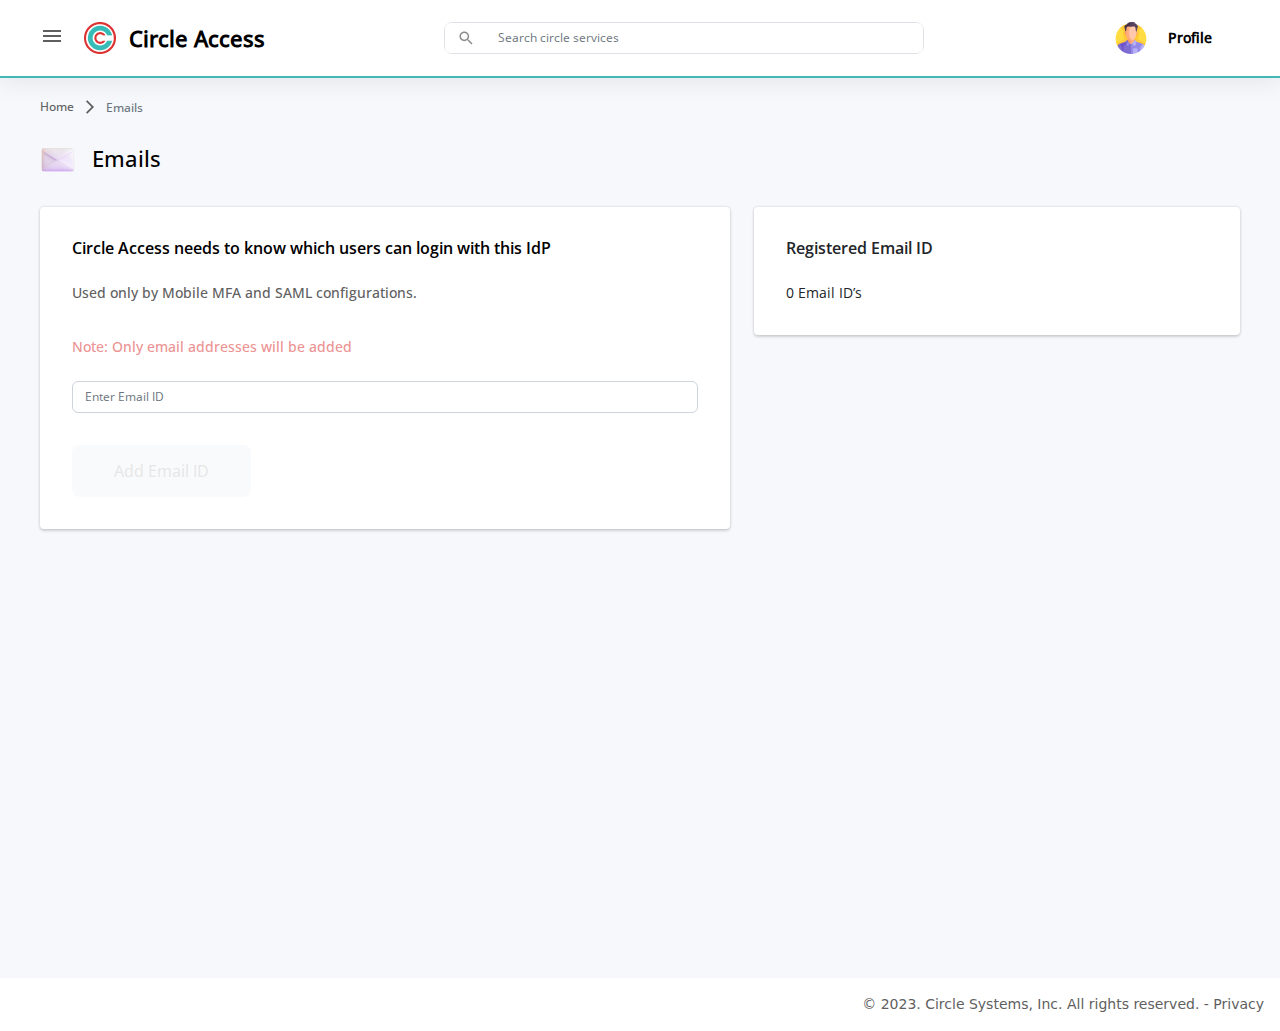
<file: emails.html>
<!DOCTYPE html>
<html lang="en">

<head>
    <meta charset="UTF-8">
    <meta name="viewport" content="width=device-width, initial-scale=1.0">
    <link rel="stylesheet" href="./assets/css/index.css">
    <link rel="stylesheet" href="./assets/css/mediaquery.css">
    <link rel="stylesheet" href="./assets/bootstrap/bootstrap5.2.css">
    <link rel="shortcut icon" href="./assets/images/navLogo.png" type="image/x-icon">
    <title>Emails</title>
</head>

<body>
    <header>
        <nav class="navbar navbar-main py-3">
            <div class="container-fluid mainContainer bg-white flex-nowrap">

                <div class="d-flex align-items-center">
                    <div id="main">
                        <span class="span-close-nav" data-bs-toggle="offcanvas" data-bs-target="#offcanvasExample"
                            aria-controls="offcanvasExample">
                            <img class="togglerMenu" src="./assets/images/humburger-icon.png" alt="">
                        </span>
                    </div>
                    <a href="./dashboard.html"> <img src="./assets/images/navLogo.png" alt="..."></a>
                    <a href="./dashboard.html" class="navbar-brand ps-2 logo-content medium text-black me-0">Circle Access</a>
                </div>
                <div class="input-group nav-search border rounded-3 d-lg-flex d-sm-none d-none">
                    <span class="input-group-text bg-white border-0" id="basic-addon1">
                        <svg xmlns="http://www.w3.org/2000/svg" width="18" height="18" viewBox="0 0 18 18" fill="none">
                            <path
                                d="M11.8164 10.6914H11.2239L11.0139 10.4889C11.7489 9.63391 12.1914 8.52391 12.1914 7.31641C12.1914 4.62391 10.0089 2.44141 7.31641 2.44141C4.62391 2.44141 2.44141 4.62391 2.44141 7.31641C2.44141 10.0089 4.62391 12.1914 7.31641 12.1914C8.52391 12.1914 9.63391 11.7489 10.4889 11.0139L10.6914 11.2239V11.8164L14.4414 15.5589L15.5589 14.4414L11.8164 10.6914ZM7.31641 10.6914C5.44891 10.6914 3.94141 9.18391 3.94141 7.31641C3.94141 5.44891 5.44891 3.94141 7.31641 3.94141C9.18391 3.94141 10.6914 5.44891 10.6914 7.31641C10.6914 9.18391 9.18391 10.6914 7.31641 10.6914Z"
                                fill="#8D8D8D" />
                        </svg>
                    </span>
                    <input type="text" class="form-control border-0" placeholder="Search circle services"
                        aria-label="Username" aria-describedby="basic-addon1">
                </div>

                <div class="profile-dropdown">
                    <div class="dropdown profile-menu position-relative" id="droppdwon">
                        <button class="btn pf-dropdownBtn" type="button" id="dropdownMenuButton"
                            data-bs-toggle="dropdown" aria-expanded="false">
                            <img src="./assets/images/man.png" alt="...">
                            <a class="navbar-brand nav-profile fs-14 ps-3 text-black medium">Profile</a>
                        </button>
                        <ul class="dropdown-menu drp-menu" aria-labelledby="dropdownMenuButton">

                            <div class="p-3 pb-0">
                                <div class="d-flex justify-content-between pf-name m-auto">
                                    <div class="d-flex align-items-center">
                                        <img src="./assets/images/man.png" alt="...">
                                        <p class="medium mb-0 ps-2">Microsoft Tenant</p>
                                    </div>
                                    <div class="pf-name-div">
                                        <input class=" pf-input mt-3 mt-lg-0" type="text"
                                            placeholder="Manage Your Profile">
                                    </div>
                                </div>
                                <div class="Pf-search-div-sidbar">

                                    <div class="input-group  pf-sideBarSerach d-lg-flex d-sm-none d-none ">
                                        <span
                                            class="input-group-text bg-white border-0 pf-sideBarSerachIcon pf-input-padding"
                                            id="basic-addon1 ">
                                            <svg xmlns="http://www.w3.org/2000/svg" width="18" height="18"
                                                viewBox="0 0 18 18" fill="none">
                                                <path
                                                    d="M11.8164 10.6914H11.2239L11.0139 10.4889C11.7489 9.63391 12.1914 8.52391 12.1914 7.31641C12.1914 4.62391 10.0089 2.44141 7.31641 2.44141C4.62391 2.44141 2.44141 4.62391 2.44141 7.31641C2.44141 10.0089 4.62391 12.1914 7.31641 12.1914C8.52391 12.1914 9.63391 11.7489 10.4889 11.0139L10.6914 11.2239V11.8164L14.4414 15.5589L15.5589 14.4414L11.8164 10.6914ZM7.31641 10.6914C5.44891 10.6914 3.94141 9.18391 3.94141 7.31641C3.94141 5.44891 5.44891 3.94141 7.31641 3.94141C9.18391 3.94141 10.6914 5.44891 10.6914 7.31641C10.6914 9.18391 9.18391 10.6914 7.31641 10.6914Z"
                                                    fill="#8D8D8D"></path>
                                            </svg>
                                        </span>
                                        <input type="text"
                                            class="form-control border-0 sideBarSerachInput pf-input-padding"
                                            placeholder="Search circle services" aria-label="Username"
                                            aria-describedby="basic-addon1">
                                    </div>
                                </div>
                                <div class="pf-pagger">
                                    <div class="pf-pagger-main d-flex align-items-center justify-content-between">
                                        <div>
                                            <p class="mb-0 medium"><span class="textLight">Showing </span> 1-5 of
                                                100</p>
                                        </div>
                                        <div class="d-flex align-items-center">
                                            <button class="border-0 bg-white">
                                                <svg xmlns="http://www.w3.org/2000/svg" width="25" height="24"
                                                    viewBox="0 0 25 24" fill="none">
                                                    <path
                                                        d="M18.335 3.86961L16.555 2.09961L6.66504 11.9996L16.565 21.8996L18.335 20.1296L10.205 11.9996L18.335 3.86961Z"
                                                        fill="#D9D9D9" />
                                                </svg>
                                            </button>
                                            <button class="ps-3 border-0 bg-white">
                                                <svg xmlns="http://www.w3.org/2000/svg" width="25" height="24"
                                                    viewBox="0 0 25 24" fill="none">
                                                    <path
                                                        d="M6.61499 20.23L8.38499 22L18.385 12L8.38499 2L6.61499 3.77L14.845 12L6.61499 20.23Z"
                                                        fill="black" />
                                                </svg>
                                            </button>
                                        </div>
                                    </div>
                                </div>
                            </div>
                            <div class="dropdown-divider"></div>
                            <a class="cursor-poiner text-decoration-none" href="">
                                <div
                                    class="d-flex align-items-center justify-content-center pf-pagger-div pf-bg-primary">
                                    <p class="medium pf-pagger mb-0 text-black  text-center">Microsoft Tenant</p>
                                </div>
                            </a>
                            <a class="cursor-poiner text-decoration-none" href="">
                                <div class="d-flex align-items-center justify-content-center pf-pagger-div">
                                    <p class="medium pf-pagger mb-0  text-center textLight">Google Tenant</p>
                                </div>
                            </a>
                            <a class="cursor-poiner text-decoration-none" href="">
                                <div class="d-flex align-items-center justify-content-center pf-pagger-div">
                                    <p class="medium pf-pagger mb-0  text-center textLight">Facebook Tenant</p>
                                </div>
                            </a>
                            <a class="cursor-poiner text-decoration-none" href="">
                                <div class="d-flex align-items-center justify-content-center pf-pagger-div">
                                    <p class="medium pf-pagger mb-0  text-center textLight">Test Tenant 001</p>
                                </div>

                            </a>

                            <a class="cursor-poiner text-decoration-none" href="">
                                <div class="d-flex align-items-center justify-content-center pf-pagger-div">
                                    <p class="medium pf-pagger mb-0  text-center textLight">Test Tenant 001</p>
                                </div>
                            </a> 
                            <div class="dropdown-divider"></div>
                            <a class="cursor-poiner text-decoration-none" href="">
                                <div
                                    class="d-flex  align-items-center justify-content-center pf-pagger pf-pagger-div pf-logout-bg">
                                    <img class="pb-lg-0  " src="./assets/images/logout.svg" alt="...">
                                    <p class="text-black fs-14 mb-0 ps-lg-3 ps-md-2 ps-sm-2 ps-2 medium pf-logout">
                                        Logout</p>
                                </div>
                            </a>

                        </ul>

                    </div>
                </div>

        </nav>
    </header>

    <!----------- Side bar start  ------------>

    <div class="offcanvas offcanvas-start sideBar" tabindex="-1" id="offcanvasExample"
        aria-labelledby="offcanvasExampleLabel">
        <div class="offcanvas-header side-bar-header">

            <button type="button" class="btn-close text-reset closebtn" data-bs-dismiss="offcanvas"
                aria-label="Close"></button>
            <div class="d-flex justify-content-center align-items-center sideBarLogo">
                <img src="./assets/images/navLogo.png" alt="...">
                <a href="./dashboard.html" class="navbar-brand ps-2 logo-content semiBold">Circle Access</a>
            </div>
        </div>
        <div class="offcanvas-body p-0">
            <div class="search-div-sidbar">
                <div class="input-group  sideBarSerach d-lg-flex d-sm-none d-none ">
                    <span class="input-group-text bg-white border-0 sideBarSerachIcon" id="basic-addon1 ">
                        <svg xmlns="http://www.w3.org/2000/svg" width="18" height="18" viewBox="0 0 18 18" fill="none">
                            <path
                                d="M11.8164 10.6914H11.2239L11.0139 10.4889C11.7489 9.63391 12.1914 8.52391 12.1914 7.31641C12.1914 4.62391 10.0089 2.44141 7.31641 2.44141C4.62391 2.44141 2.44141 4.62391 2.44141 7.31641C2.44141 10.0089 4.62391 12.1914 7.31641 12.1914C8.52391 12.1914 9.63391 11.7489 10.4889 11.0139L10.6914 11.2239V11.8164L14.4414 15.5589L15.5589 14.4414L11.8164 10.6914ZM7.31641 10.6914C5.44891 10.6914 3.94141 9.18391 3.94141 7.31641C3.94141 5.44891 5.44891 3.94141 7.31641 3.94141C9.18391 3.94141 10.6914 5.44891 10.6914 7.31641C10.6914 9.18391 9.18391 10.6914 7.31641 10.6914Z"
                                fill="#8D8D8D"></path>
                        </svg>
                    </span>
                    <input type="text" class="form-control border-0 sideBarSerachInput"
                        placeholder="Search circle services" aria-label="Username" aria-describedby="basic-addon1">
                </div>
            </div>

            <ul class="sidebarList ps-0">
                <li>
                    <a href="./administrator.html">
                        <div class="d-flex  align-items-center ">
                            <img class="pb-lg-0  " src="./assets/images/plus.png" alt="...">
                            <p class="text-black fs-14 mb-0 ps-lg-3 ps-md-2 ps-sm-2 medium ps-2">New Administrator
                            </p>
                        </div>

                    </a>
                </li>
                <li>
                    <a href="./configuration.html">
                        <div class="d-flex  align-items-center ">
                            <img class="pb-lg-0  " src="./assets/images/gear.png" alt="...">
                            <p class="text-black fs-14 mb-0 ps-lg-3 ps-md-2 ps-sm-2 ps-2 medium">Configuration</p>
                        </div>
                    </a>
                </li>
                <li>
                    <a href="./emails.html">
                        <div class="d-flex  align-items-center ">
                            <img class="pb-lg-0  " src="./assets/images/envelope.png" alt="...">
                            <p class="text-black fs-14 mb-0 ps-lg-3 ps-md-2 ps-sm-2 ps-2 medium">Emails</p>
                        </div>
                    </a>
                </li>
                <li>
                    <a href="./admin.html">
                        <div class="d-flex  align-items-center ">
                            <img class="pb-lg-0  " src="./assets/images/technologist.png" alt="...">
                            <p class="text-black fs-14 mb-0 ps-lg-3 ps-md-2 ps-sm-2 ps-2 medium">Admin Management</p>
                        </div>
                    </a>
                </li>
                <li>
                    <a href="./microsoft.html">
                        <div class="d-flex  align-items-center ">
                            <img class="pb-lg-0  " src="./assets/images/Microsoft.png" alt="...">
                            <p class="text-black fs-14 mb-0 ps-lg-2 ps-md-2 ps-sm-2 ps-2 medium">Microsoft Azure IDP</p>
                        </div>
                    </a>
                </li>
                <li>
                    <a href="./samlidp.html">
                        <div class="d-flex  align-items-center ">
                            <img class="pb-lg-0  " src="./assets/images/qr-code.png" alt="...">
                            <p class="text-black fs-14 mb-0 ps-lg-3 ps-md-2 ps-sm-2 ps-2 medium">SAML IDP</p>
                        </div>
                    </a>
                </li>
            </ul>
            <div class="sideBarLogout">
                <a href="#">
                    <div class="d-flex  align-items-center position-absolute bottom-0 p-4">
                        <img class="pb-lg-0  " src="./assets/images/logout.svg" alt="...">
                        <p class="text-black fs-14 mb-0 ps-lg-3 ps-md-2 ps-sm-2 ps-2 medium">Logout</p>
                    </div>
                </a>
            </div>
        </div>
    </div>
    <section class="wrapper">
        <div class="mainContainer py-3">
            <nav style="--bs-breadcrumb-divider: '';" aria-label="breadcrumb">
                <ol class="breadcrumb d-flex align-items-center">
                    <li class="breadcrumb-item"><a class="text-decoration-none textLight fs-12 medium"
                            href="./dashboard.html">Home</a></li>
                    <li class="mx-2"><img src="./assets/images/forward.png" alt=""></li>
                    <li class="breadcrumb-item active fs-12 medium pt-1" aria-current="page">Emails</li>
                </ol>
            </nav>
            <div class="d-flex align-items-center py-2">
                <img class="" src="./assets/images/envelope.png" alt="...">
                <p class="text-black fs-22 mb-0 medium ps-3">Emails</p>
            </div>
            <div class="row mt-4">
                <div class="col-lg-7">
                    <div class="w-100 tt-config-setting1 bg-white">
                        <h3 class="fs-16 semiBold text-black">Circle Access needs to know which users can login with this IdP</h3>
                        <p class="fs-14 medium py-3 textLight">Used only by Mobile MFA and SAML configurations.</p>
                        <form class="mt-3" action="#">
                            <label class="mb-2 fs-14 medium textred" for="key">Note: Only email addresses will be
                                added</label>
                            <input class="form-control my-3" type="text" name="key" id="" placeholder="Enter Email ID">

                            <button class="btn fs-16 tt-config-btn mt-3 regular" disabled>Add Email ID</button>
                        </form>
                    </div>
                </div>
                <div class="col-lg-5 mobpadding">
                    <div class="w-100 tt-config-setting1 bg-white mt-lg-0 mt-sm-3 mt-3">
                        <h3 class="fs-16 semiBold text-dark">Registered Email ID</h3>
                        <a href="./changepolicy.html"
                            class="d-flex align-items-center justify-content-between pt-3 text-decoration-none">
                            <div>
                                <p class="fs-14 mb-0 regular text-dark ">0 Email ID’s</p>
                            </div>
                        </a>
                    </div>
                </div>

            </div>
        </div>
        </div>
    </section>
    <footer>
        <div class="bg-white p-3">
            <div class="tt-footer-config w-100">
                <p class="fs-14 mb-0 textLight text-lg-end text-sm-center text-center email">© 2023. Circle Systems, Inc. All
                    rights reserved. - Privacy</p>
            </div>
        </div>
        </div>
    </footer>


</body>
<script src="./assets/bootstrap/bootstrap5.2.js"></script>


</html>
</file>
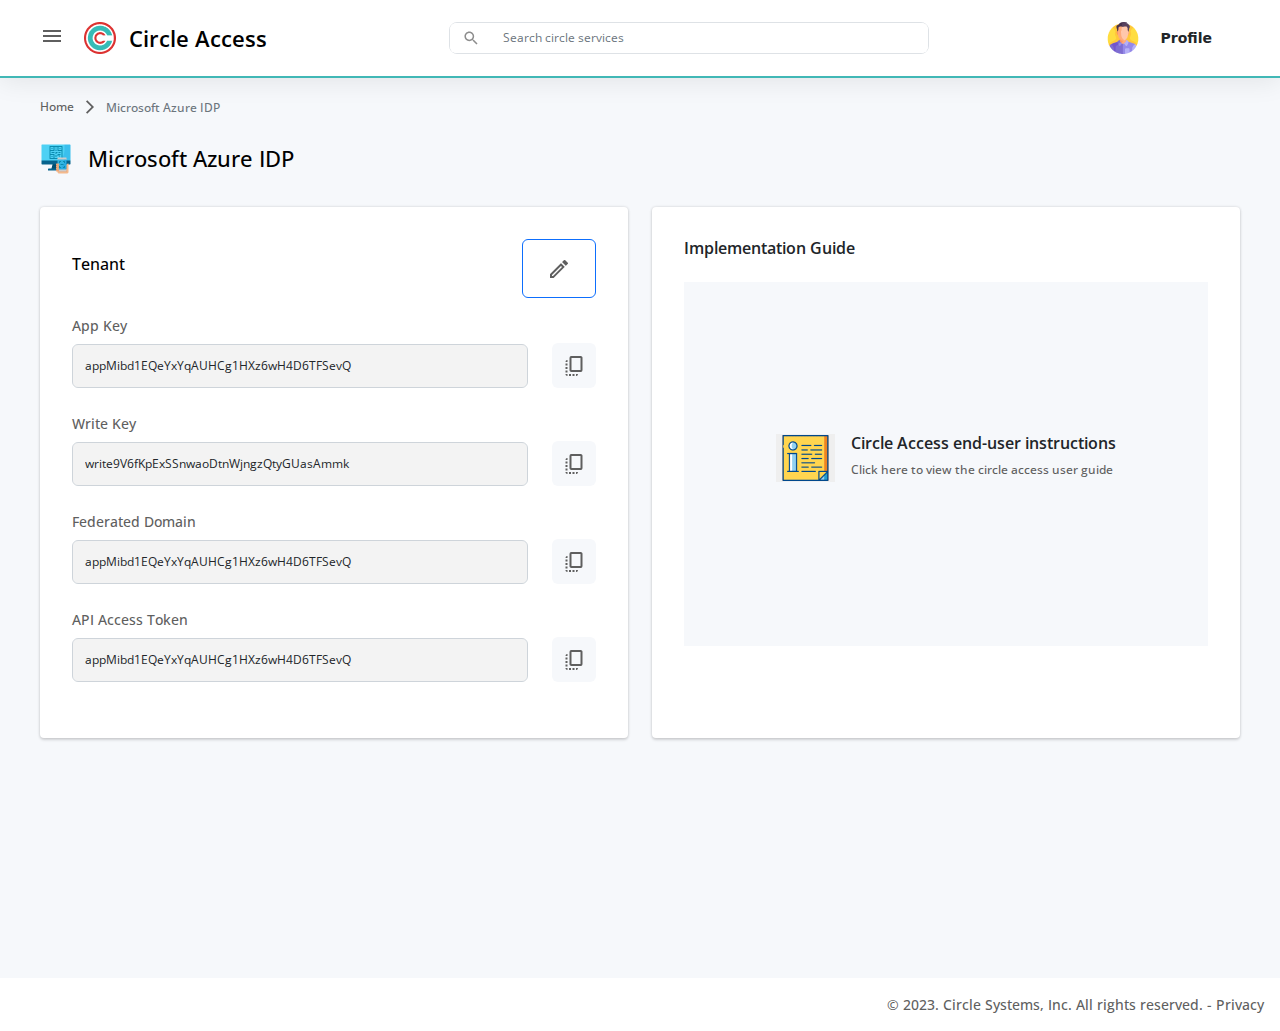
<file: microsoft.html>
<!DOCTYPE html>
<html lang="en">

<head>
    <meta charset="UTF-8">
    <meta name="viewport" content="width=device-width, initial-scale=1.0">
    <link rel="stylesheet" href="./assets/css/index.css">
    <link rel="stylesheet" href="./assets/css/mediaquery.css">
    <link rel="stylesheet" href="./assets/bootstrap/bootstrap5.2.css">
    <link rel="shortcut icon" href="./assets/images/navLogo.png" type="image/x-icon">
    <title>Microsoft Azure IDP</title>
</head>
<body>
    <header>
        <nav class="navbar navbar-main py-3">
            <div class="container-fluid mainContainer bg-white flex-nowrap">

                <div class="d-flex align-items-center">
                    <div id="main">
                        <span class="span-close-nav" data-bs-toggle="offcanvas" data-bs-target="#offcanvasExample"
                            aria-controls="offcanvasExample">
                            <img class="togglerMenu" src="./assets/images/humburger-icon.png" alt="">
                        </span>
                    </div>
                    <a href="./dashboard.html"> <img src="./assets/images/navLogo.png" alt="..."></a>
                    <a href="./dashboard.html" class="navbar-brand ps-2 logo-content text-black semiBold">Circle Access</a>
                </div>
                <div class="input-group nav-search border rounded-3 d-lg-flex d-sm-none d-none">
                    <span class="input-group-text bg-white border-0" id="basic-addon1">
                        <svg xmlns="http://www.w3.org/2000/svg" width="18" height="18" viewBox="0 0 18 18" fill="none">
                            <path
                                d="M11.8164 10.6914H11.2239L11.0139 10.4889C11.7489 9.63391 12.1914 8.52391 12.1914 7.31641C12.1914 4.62391 10.0089 2.44141 7.31641 2.44141C4.62391 2.44141 2.44141 4.62391 2.44141 7.31641C2.44141 10.0089 4.62391 12.1914 7.31641 12.1914C8.52391 12.1914 9.63391 11.7489 10.4889 11.0139L10.6914 11.2239V11.8164L14.4414 15.5589L15.5589 14.4414L11.8164 10.6914ZM7.31641 10.6914C5.44891 10.6914 3.94141 9.18391 3.94141 7.31641C3.94141 5.44891 5.44891 3.94141 7.31641 3.94141C9.18391 3.94141 10.6914 5.44891 10.6914 7.31641C10.6914 9.18391 9.18391 10.6914 7.31641 10.6914Z"
                                fill="#8D8D8D" />
                        </svg>
                    </span>
                    <input type="text" class="form-control border-0" placeholder="Search circle services"
                        aria-label="Username" aria-describedby="basic-addon1">
                </div>

                <div class="profile-dropdown">
                    <div class="dropdown profile-menu position-relative" id="droppdwon">
                        <button class="btn pf-dropdownBtn" type="button" id="dropdownMenuButton"
                            data-bs-toggle="dropdown" aria-expanded="false">
                            <img src="./assets/images/man.png" alt="...">
                            <a class="navbar-brand nav-profile fs-14 ps-3 text-dark">Profile</a>
                        </button>
                        <ul class="dropdown-menu drp-menu" aria-labelledby="dropdownMenuButton">

                            <div class="p-3 pb-0">
                                <div class="d-flex justify-content-between pf-name m-auto">
                                    <div class="d-flex align-items-center">
                                        <img src="./assets/images/man.png" alt="...">
                                        <p class="medium mb-0 ps-2 text-black">Microsoft Tenant</p>
                                    </div>
                                    <div class="pf-name-div">
                                        <input class=" pf-input mt-3 mt-lg-0" type="text"
                                            placeholder="Manage Your Profile">
                                    </div>
                                </div>
                                <div class="Pf-search-div-sidbar">

                                    <div class="input-group  pf-sideBarSerach d-lg-flex d-sm-none d-none ">
                                        <span
                                            class="input-group-text bg-white border-0 pf-sideBarSerachIcon pf-input-padding"
                                            id="basic-addon1 ">
                                            <svg xmlns="http://www.w3.org/2000/svg" width="18" height="18"
                                                viewBox="0 0 18 18" fill="none">
                                                <path
                                                    d="M11.8164 10.6914H11.2239L11.0139 10.4889C11.7489 9.63391 12.1914 8.52391 12.1914 7.31641C12.1914 4.62391 10.0089 2.44141 7.31641 2.44141C4.62391 2.44141 2.44141 4.62391 2.44141 7.31641C2.44141 10.0089 4.62391 12.1914 7.31641 12.1914C8.52391 12.1914 9.63391 11.7489 10.4889 11.0139L10.6914 11.2239V11.8164L14.4414 15.5589L15.5589 14.4414L11.8164 10.6914ZM7.31641 10.6914C5.44891 10.6914 3.94141 9.18391 3.94141 7.31641C3.94141 5.44891 5.44891 3.94141 7.31641 3.94141C9.18391 3.94141 10.6914 5.44891 10.6914 7.31641C10.6914 9.18391 9.18391 10.6914 7.31641 10.6914Z"
                                                    fill="#8D8D8D"></path>
                                            </svg>
                                        </span>
                                        <input type="text"
                                            class="form-control border-0 sideBarSerachInput pf-input-padding"
                                            placeholder="Search circle services" aria-label="Username"
                                            aria-describedby="basic-addon1">
                                    </div>
                                </div>
                                <div class="pf-pagger">
                                    <div class="pf-pagger-main d-flex align-items-center justify-content-between">
                                        <div>
                                            <p class="mb-0 medium"><span class="textLight">Showing </span> 1-5 of
                                                100</p>
                                        </div>
                                        <div class="d-flex align-items-center">
                                            <button class="border-0 bg-white">
                                                <svg xmlns="http://www.w3.org/2000/svg" width="25" height="24"
                                                    viewBox="0 0 25 24" fill="none">
                                                    <path
                                                        d="M18.335 3.86961L16.555 2.09961L6.66504 11.9996L16.565 21.8996L18.335 20.1296L10.205 11.9996L18.335 3.86961Z"
                                                        fill="#D9D9D9" />
                                                </svg>
                                            </button>
                                            <button class="ps-3 border-0 bg-white">
                                                <svg xmlns="http://www.w3.org/2000/svg" width="25" height="24"
                                                    viewBox="0 0 25 24" fill="none">
                                                    <path
                                                        d="M6.61499 20.23L8.38499 22L18.385 12L8.38499 2L6.61499 3.77L14.845 12L6.61499 20.23Z"
                                                        fill="black" />
                                                </svg>
                                            </button>
                                        </div>
                                    </div>
                                </div>
                            </div>
                            <div class="dropdown-divider"></div>
                            <a class="cursor-poiner text-decoration-none" href="">
                                <div
                                    class="d-flex align-items-center justify-content-center pf-pagger-div pf-bg-primary">
                                    <p class="medium pf-pagger mb-0 text-black  text-center">Microsoft Tenant</p>
                                </div>
                            </a>
                            <a class="cursor-poiner text-decoration-none" href="">
                                <div class="d-flex align-items-center justify-content-center pf-pagger-div">
                                    <p class="medium pf-pagger mb-0  text-center textLight">Google Tenant</p>
                                </div>
                            </a>
                            <a class="cursor-poiner text-decoration-none" href="">
                                <div class="d-flex align-items-center justify-content-center pf-pagger-div">
                                    <p class="medium pf-pagger mb-0  text-center textLight">Facebook Tenant</p>
                                </div>
                            </a>
                            <a class="cursor-poiner text-decoration-none" href="">
                                <div class="d-flex align-items-center justify-content-center pf-pagger-div">
                                    <p class="medium pf-pagger mb-0  text-center textLight">Test Tenant 001</p>
                                </div>

                            </a>

                            <a class="cursor-poiner text-decoration-none" href="">
                                <div class="d-flex align-items-center justify-content-center pf-pagger-div">
                                    <p class="medium pf-pagger mb-0  text-center textLight">Test Tenant 001</p>
                                </div>
                            </a> 
                            <div class="dropdown-divider"></div>
                            <a class="cursor-poiner text-decoration-none" href="">
                                <div
                                    class="d-flex  align-items-center justify-content-center pf-pagger pf-pagger-div pf-logout-bg">
                                    <img class="pb-lg-0  " src="./assets/images/logout.svg" alt="...">
                                    <p class="text-black fs-14 mb-0 ps-lg-3 ps-md-2 ps-sm-2 ps-2 medium pf-logout">
                                        Logout</p>
                                </div>
                            </a>

                        </ul>

                    </div>
                </div>

        </nav>
    </header>

    <!----------- Side bar start  ------------>

    <div class="offcanvas offcanvas-start sideBar" tabindex="-1" id="offcanvasExample"
        aria-labelledby="offcanvasExampleLabel">
        <div class="offcanvas-header side-bar-header">

            <button type="button" class="btn-close text-reset closebtn" data-bs-dismiss="offcanvas"
                aria-label="Close"></button>
            <div class="d-flex justify-content-center align-items-center sideBarLogo">
                <img src="./assets/images/navLogo.png" alt="...">
                <a href="./dashboard.html" class="navbar-brand ps-2 logo-content semiBold">Circle Access</a>
            </div>
        </div>
        <div class="offcanvas-body p-0">
            <div class="search-div-sidbar">
                <div class="input-group  sideBarSerach d-lg-flex d-sm-none d-none ">
                    <span class="input-group-text bg-white border-0 sideBarSerachIcon" id="basic-addon1 ">
                        <svg xmlns="http://www.w3.org/2000/svg" width="18" height="18" viewBox="0 0 18 18" fill="none">
                            <path
                                d="M11.8164 10.6914H11.2239L11.0139 10.4889C11.7489 9.63391 12.1914 8.52391 12.1914 7.31641C12.1914 4.62391 10.0089 2.44141 7.31641 2.44141C4.62391 2.44141 2.44141 4.62391 2.44141 7.31641C2.44141 10.0089 4.62391 12.1914 7.31641 12.1914C8.52391 12.1914 9.63391 11.7489 10.4889 11.0139L10.6914 11.2239V11.8164L14.4414 15.5589L15.5589 14.4414L11.8164 10.6914ZM7.31641 10.6914C5.44891 10.6914 3.94141 9.18391 3.94141 7.31641C3.94141 5.44891 5.44891 3.94141 7.31641 3.94141C9.18391 3.94141 10.6914 5.44891 10.6914 7.31641C10.6914 9.18391 9.18391 10.6914 7.31641 10.6914Z"
                                fill="#8D8D8D"></path>
                        </svg>
                    </span>
                    <input type="text" class="form-control border-0 sideBarSerachInput"
                        placeholder="Search circle services" aria-label="Username" aria-describedby="basic-addon1">
                </div>
            </div>

            <ul class="sidebarList ps-0">
                <li>
                    <a href="./administrator.html">
                        <div class="d-flex  align-items-center ">
                            <img class="pb-lg-0  " src="./assets/images/plus.png" alt="...">
                            <p class="text-black fs-14 mb-0 ps-lg-3 ps-md-2 ps-sm-2 medium ps-2">New Administrator
                            </p>
                        </div>

                    </a>
                </li>
                <li>
                    <a href="./configuration.html">
                        <div class="d-flex  align-items-center ">
                            <img class="pb-lg-0  " src="./assets/images/gear.png" alt="...">
                            <p class="text-black fs-14 mb-0 ps-lg-3 ps-md-2 ps-sm-2 ps-2 medium">Configuration</p>
                        </div>
                    </a>
                </li>
                <li>
                    <a href="./emails.html">
                        <div class="d-flex  align-items-center ">
                            <img class="pb-lg-0  " src="./assets/images/envelope.png" alt="...">
                            <p class="text-black fs-14 mb-0 ps-lg-3 ps-md-2 ps-sm-2 ps-2 medium">Emails</p>
                        </div>
                    </a>
                </li>
                <li>
                    <a href="./admin.html">
                        <div class="d-flex  align-items-center ">
                            <img class="pb-lg-0  " src="./assets/images/technologist.png" alt="...">
                            <p class="text-black fs-14 mb-0 ps-lg-3 ps-md-2 ps-sm-2 ps-2 medium">Admin Management</p>
                        </div>
                    </a>
                </li>
                <li>
                    <a href="./microsoft.html">
                        <div class="d-flex  align-items-center ">
                            <img class="pb-lg-0  " src="./assets/images/Microsoft.png" alt="...">
                            <p class="text-black fs-14 mb-0 ps-lg-2 ps-md-2 ps-sm-2 ps-2 medium">Microsoft Azure IDP</p>
                        </div>
                    </a>
                </li>
                <li>
                    <a href="./samlidp.html">
                        <div class="d-flex  align-items-center ">
                            <img class="pb-lg-0  " src="./assets/images/qr-code.png" alt="...">
                            <p class="text-black fs-14 mb-0 ps-lg-3 ps-md-2 ps-sm-2 ps-2 medium">SAML IDP</p>
                        </div>
                    </a>
                </li>
            </ul>
            <div class="sideBarLogout">
                <a href="#">
                    <div class="d-flex  align-items-center position-absolute bottom-0 p-4">
                        <img class="pb-lg-0  " src="./assets/images/logout.svg" alt="...">
                        <p class="text-black fs-14 mb-0 ps-lg-3 ps-md-2 ps-sm-2 ps-2 medium">Logout</p>
                    </div>
                </a>
            </div>
        </div>
    </div>

    <section class="wrapper">
        <div class="mainContainer py-3">
            <nav aria-label="breadcrumb">
                <ol class="breadcrumb d-flex align-items-center">
                    <li class="breadcrumb-item"><a class="text-decoration-none textLight fs-12 medium"
                            href="./dashboard.html">Home</a></li>
                    <li class="mx-2"><img src="./assets/images/forward.png" alt=""></li>
                    <li class="breadcrumb-item active fs-12 textLight pt-1 medium" aria-current="page">Microsoft Azure IDP</li>
                </ol>
            </nav>
            <div class="d-flex align-items-center py-2">
                <img class="" src="./assets/images/qr-code.png" alt="...">
                <p class="text-black fs-22 mb-0 medium ps-3">Microsoft Azure IDP</p>
            </div>
            <div class="row mt-4">
                <div class="col-lg-6">
                    <div class="w-100 tt-config-setting padd-32 h-100 bg-white">
                        <div class="d-flex justify-content-between  align-items-center">
                            <div>
                                <h3 class="fs-16 text-black medium">Tenant</h3>
                            </div>
                            <div class="border py-3 px-4 rounded lightprimary border-primary"><img
                                    src="./assets/images/Icons1.png">
                            </div>
                        </div>
                        <form class="mt-3" action="#">
                            <div class=" d-flex justify-content-between align-items-end mb-4">
                                <div class="w-100 ">
                                    <label class="mb-2 fs-14 medium textLight" for="key">App Key</label>
                                    <input class="form-control input-height bg-input regular" type="text" name="key" id=""
                                        value="appMibd1EQeYxYqAUHCg1HXz6wH4D6TFSevQ">
                                </div>

                                <button class="ms-lg-4 ms-sm-3 ms-3 copyimg-height rounded text-end  border-0"><img
                                        src="./assets/images/copy.png" class="  "></button>

                            </div>
                            <div class=" d-flex justify-content-between align-items-end mb-4">
                                <div class="w-100">
                                    <label class="mb-2 fs-14 medium textLight" for="key">Write Key</label>
                                    <input class="form-control input-height bg-input regular" type="text" name="key" id=""
                                        value="write9V6fKpExSSnwaoDtnWjngzQtyGUasAmmk">
                                </div>

                                <button class="ms-lg-4 ms-sm-3 ms-3 copyimg-height rounded text-end  border-0"><img
                                        src="./assets/images/copy.png" class="  "></button>
                            </div>
                            <div class=" d-flex justify-content-between align-items-end mb-4">
                                <div class="w-100">
                                    <label class="mb-2 fs-14 medium textLight" for="key">Federated Domain</label>
                                    <input class="form-control input-height bg-input regular" type="text" name="key" id=""
                                        value="appMibd1EQeYxYqAUHCg1HXz6wH4D6TFSevQ">
                                </div>

                                <button class="ms-lg-4 ms-sm-3 ms-3 copyimg-height rounded text-end  border-0"><img
                                        src="./assets/images/copy.png" class="  "></button>
                            </div>
                            <div class=" d-flex justify-content-between align-items-end mb-4">
                                <div class="w-100">
                                    <label class="mb-2 fs-14 medium textLight" for="key">API Access Token</label>
                                    <input class="form-control input-height bg-input regular" type="text" name="key" id=""
                                        value="appMibd1EQeYxYqAUHCg1HXz6wH4D6TFSevQ">
                                </div>

                                <button class="ms-lg-4 ms-sm-3 ms-3 copyimg-height rounded text-end  border-0"><img
                                        src="./assets/images/copy.png" class="  "></button>
                            </div>



                        </form>
                    </div>
                </div>
                <div class="col-lg-6 pt-lg-0 pt-sm-4 pt-4">
                    <div class="w-100 tt-config-setting padd-32 h-100 bg-white">
                        <div>
                            <h3 class="fs-16 semiBold">Implementation Guide</h3>
                        </div>

                        <div class="bg-lightgrey d-flex align-items-center justify-content-center flex-wrap mt-4">
                            <div class="d-flex flex-wrap justify-content-center">
                                <div class="pe-2 ">
                                    <button class="border-0" type="button"><img src="./assets/images/documentfile.png" ></button>
                                </div>
                            <div class="ps-2 pt-lg-0 pt-sm-4 pt-4">
                                <h3 class="fs-16 semiBold">Circle Access end-user instructions</h3>
                                <p class="fs-12 medium textLight">Click here to view the circle access user guide</p>
                            </div>
                            </div>
                        </div>

                    </div>
                </div>
            </div>
    </section>
    <footer>
        <div class="bg-white p-3">
            <div class="tt-footer-config w-100">
                <p class="fs-14 mb-0 textLight text-lg-end text-sm-center text-center medium">© 2023. Circle Systems, Inc. All
                    rights reserved. - Privacy</p>
            </div>
        </div>
        </div>
    </footer>


</body>
<script src="./assets/bootstrap/bootstrap5.2.js"></script>


</html>
</file>
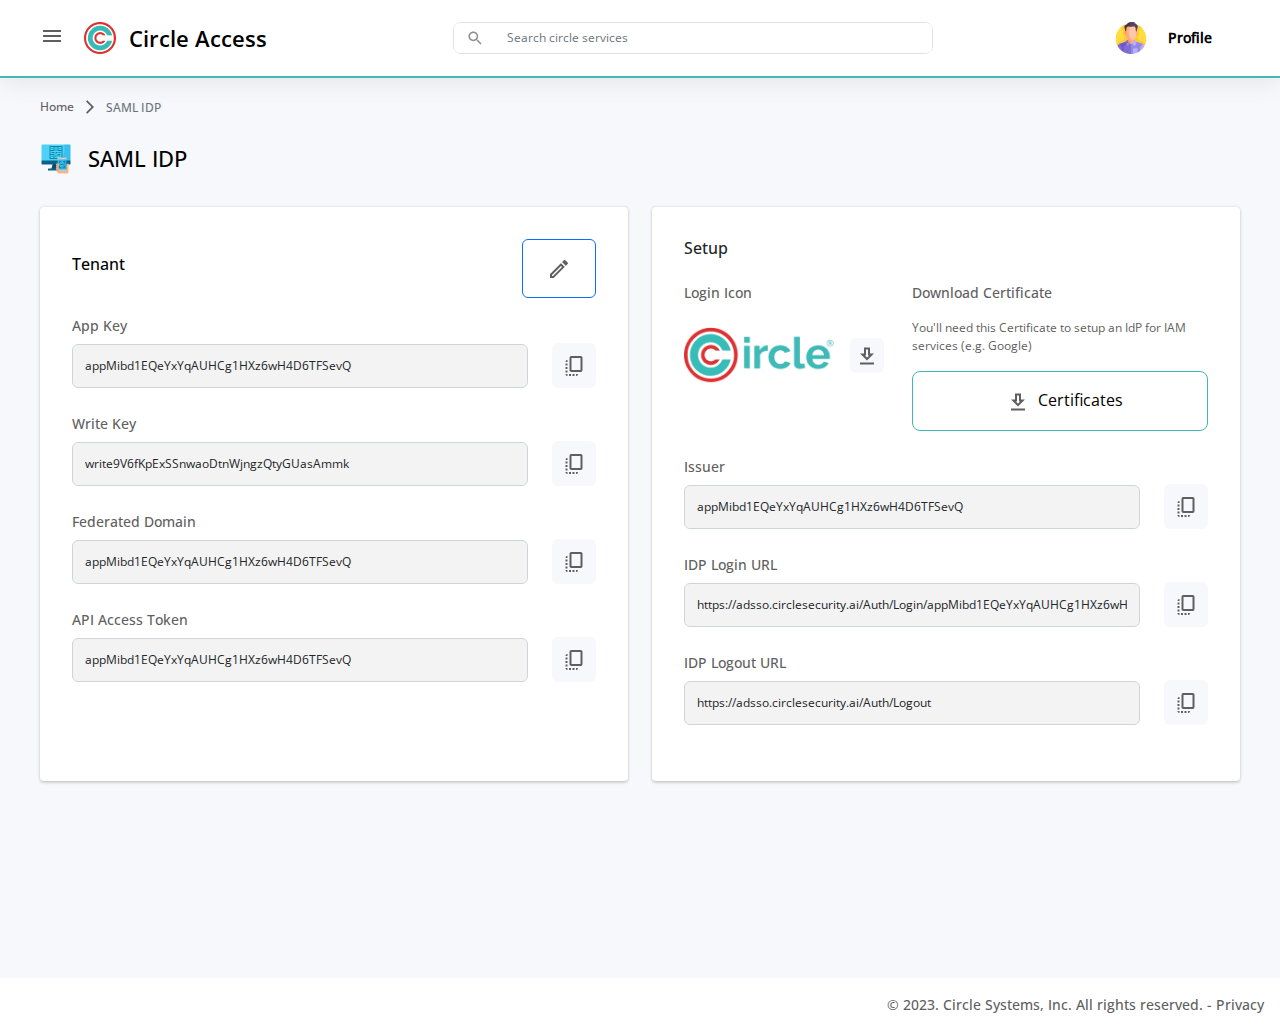
<file: samlidp.html>
<!DOCTYPE html>
<html lang="en">

<head>
    <meta charset="UTF-8">
    <meta name="viewport" content="width=device-width, initial-scale=1.0">
    <link rel="stylesheet" href="./assets/css/index.css">
    <link rel="stylesheet" href="./assets/bootstrap/bootstrap5.2.css">
    <link rel="stylesheet" href="./assets/css/mediaquery.css">
    <link rel="shortcut icon" href="./assets/images/navLogo.png" type="image/x-icon">
    <title>SAML IDP</title>

</head>

<body>
    <header>
        <nav class="navbar navbar-main py-3">
            <div class="container-fluid mainContainer bg-white flex-nowrap">

                <div class="d-flex align-items-center">
                    <div id="main">
                        <span class="span-close-nav"  data-bs-toggle="offcanvas"
                            data-bs-target="#offcanvasExample" aria-controls="offcanvasExample">
                            <img class="togglerMenu" src="./assets/images/humburger-icon.png" alt="">
                        </span>
                    </div>
                    <a href="./dashboard.html"> <img src="./assets/images/navLogo.png" alt="..."></a>
                    <a href="./dashboard.html" class="navbar-brand ps-2 text-black logo-content semiBold">Circle Access</a>
                </div>
                <div class="input-group nav-search border rounded-3 d-lg-flex d-sm-none d-none">
                    <span class="input-group-text bg-white border-0" id="basic-addon1">
                        <svg xmlns="http://www.w3.org/2000/svg" width="18" height="18" viewBox="0 0 18 18" fill="none">
                            <path
                                d="M11.8164 10.6914H11.2239L11.0139 10.4889C11.7489 9.63391 12.1914 8.52391 12.1914 7.31641C12.1914 4.62391 10.0089 2.44141 7.31641 2.44141C4.62391 2.44141 2.44141 4.62391 2.44141 7.31641C2.44141 10.0089 4.62391 12.1914 7.31641 12.1914C8.52391 12.1914 9.63391 11.7489 10.4889 11.0139L10.6914 11.2239V11.8164L14.4414 15.5589L15.5589 14.4414L11.8164 10.6914ZM7.31641 10.6914C5.44891 10.6914 3.94141 9.18391 3.94141 7.31641C3.94141 5.44891 5.44891 3.94141 7.31641 3.94141C9.18391 3.94141 10.6914 5.44891 10.6914 7.31641C10.6914 9.18391 9.18391 10.6914 7.31641 10.6914Z"
                                fill="#8D8D8D" />
                        </svg>
                    </span>
                    <input type="text" class="form-control border-0" placeholder="Search circle services"
                        aria-label="Username" aria-describedby="basic-addon1">
                </div>

                <div class="profile-dropdown">
                    <div class="dropdown profile-menu position-relative" id="droppdwon">
                        <button class="btn pf-dropdownBtn" type="button" id="dropdownMenuButton"
                            data-bs-toggle="dropdown" aria-expanded="false">
                            <img src="./assets/images/man.png" alt="...">
                            <a class="navbar-brand nav-profile fs-14 ps-3 text-black medium">Profile</a>
                        </button>
                        <ul class="dropdown-menu drp-menu" aria-labelledby="dropdownMenuButton">

                            <div class="p-3 pb-0">
                                <div class="d-flex justify-content-between pf-name">
                                    <div class="d-flex align-items-center m-auto">
                                        <img src="./assets/images/man.png" alt="...">
                                        <p class="medium mb-0 ps-2">Microsoft Tenant</p>
                                    </div>
                                    <div class="pf-name-div">
                                        <input class=" pf-input mt-3 mt-lg-0" type="text"
                                            placeholder="Manage Your Profile">
                                    </div>
                                </div>
                                <div class="Pf-search-div-sidbar">

                                    <div class="input-group  pf-sideBarSerach d-lg-flex d-sm-none d-none ">
                                        <span
                                            class="input-group-text bg-white border-0 pf-sideBarSerachIcon pf-input-padding"
                                            id="basic-addon1 ">
                                            <svg xmlns="http://www.w3.org/2000/svg" width="18" height="18"
                                                viewBox="0 0 18 18" fill="none">
                                                <path
                                                    d="M11.8164 10.6914H11.2239L11.0139 10.4889C11.7489 9.63391 12.1914 8.52391 12.1914 7.31641C12.1914 4.62391 10.0089 2.44141 7.31641 2.44141C4.62391 2.44141 2.44141 4.62391 2.44141 7.31641C2.44141 10.0089 4.62391 12.1914 7.31641 12.1914C8.52391 12.1914 9.63391 11.7489 10.4889 11.0139L10.6914 11.2239V11.8164L14.4414 15.5589L15.5589 14.4414L11.8164 10.6914ZM7.31641 10.6914C5.44891 10.6914 3.94141 9.18391 3.94141 7.31641C3.94141 5.44891 5.44891 3.94141 7.31641 3.94141C9.18391 3.94141 10.6914 5.44891 10.6914 7.31641C10.6914 9.18391 9.18391 10.6914 7.31641 10.6914Z"
                                                    fill="#8D8D8D"></path>
                                            </svg>
                                        </span>
                                        <input type="text"
                                            class="form-control border-0 sideBarSerachInput pf-input-padding"
                                            placeholder="Search circle services" aria-label="Username"
                                            aria-describedby="basic-addon1">
                                    </div>
                                </div>
                                <div class="pf-pagger">
                                    <div class="pf-pagger-main d-flex align-items-center justify-content-between">
                                        <div>
                                            <p class="mb-0 medium"><span class="textLight">Showing </span> 1-5 of
                                                100</p>
                                        </div>
                                        <div class="d-flex align-items-center">
                                            <button class="border-0 bg-white">
                                                <svg xmlns="http://www.w3.org/2000/svg" width="25" height="24"
                                                    viewBox="0 0 25 24" fill="none">
                                                    <path
                                                        d="M18.335 3.86961L16.555 2.09961L6.66504 11.9996L16.565 21.8996L18.335 20.1296L10.205 11.9996L18.335 3.86961Z"
                                                        fill="#D9D9D9" />
                                                </svg>
                                            </button>
                                            <button class="ps-3 border-0 bg-white">
                                                <svg xmlns="http://www.w3.org/2000/svg" width="25" height="24"
                                                    viewBox="0 0 25 24" fill="none">
                                                    <path
                                                        d="M6.61499 20.23L8.38499 22L18.385 12L8.38499 2L6.61499 3.77L14.845 12L6.61499 20.23Z"
                                                        fill="black" />
                                                </svg>
                                            </button>
                                        </div>
                                    </div>
                                </div>
                            </div>
                            <div class="dropdown-divider"></div>
                            <a class="cursor-poiner text-decoration-none" href="">
                                <div
                                    class="d-flex align-items-center justify-content-center pf-pagger-div pf-bg-primary">
                                    <p class="medium pf-pagger mb-0 text-black  text-center">Microsoft Tenant</p>
                                </div>
                            </a>
                            <a class="cursor-poiner text-decoration-none" href="">
                                <div class="d-flex align-items-center justify-content-center pf-pagger-div">
                                    <p class="medium pf-pagger mb-0  text-center textLight">Google Tenant</p>
                                </div>
                            </a>
                            <a class="cursor-poiner text-decoration-none" href="">
                                <div class="d-flex align-items-center justify-content-center pf-pagger-div">
                                    <p class="medium pf-pagger mb-0  text-center textLight">Facebook Tenant</p>
                                </div>
                            </a>
                            <a class="cursor-poiner text-decoration-none" href="">
                                <div class="d-flex align-items-center justify-content-center pf-pagger-div">
                                    <p class="medium pf-pagger mb-0  text-center textLight">Test Tenant 001</p>
                                </div>

                            </a>

                            <a class="cursor-poiner text-decoration-none" href="">
                                <div class="d-flex align-items-center justify-content-center pf-pagger-div">
                                    <p class="medium pf-pagger mb-0  text-center textLight">Test Tenant 001</p>
                                </div>
                            </a> 
                            <div class="dropdown-divider"></div>
                            <a class="cursor-poiner text-decoration-none" href="">
                                <div
                                    class="d-flex  align-items-center justify-content-center pf-pagger pf-pagger-div pf-logout-bg">
                                    <img class="pb-lg-0  " src="./assets/images/logout.svg" alt="...">
                                    <p class="text-black fs-14 mb-0 ps-lg-3 ps-md-2 ps-sm-2 ps-2 medium pf-logout">
                                        Logout</p>
                                </div>
                            </a>
                        </ul>

                    </div>
                </div>
                
        </nav>
    </header>

    <!----------- Side bar start  ------------>
    
    <div class="offcanvas offcanvas-start sideBar" tabindex="-1" id="offcanvasExample"
        aria-labelledby="offcanvasExampleLabel">
        <div class="offcanvas-header side-bar-header">

            <button type="button" class="btn-close text-reset closebtn" data-bs-dismiss="offcanvas"
                aria-label="Close"></button>
            <div class="d-flex justify-content-center align-items-center sideBarLogo">
                <img src="./assets/images/navLogo.png" alt="...">
                <a href="./dashboard.html" class="navbar-brand ps-2 logo-content semiBold">Circle Access</a>
            </div>
        </div>
     <div class="offcanvas-body p-0">
            <div class="search-div-sidbar">
                <div class="input-group  sideBarSerach d-lg-flex d-sm-none d-none ">
                    <span class="input-group-text bg-white border-0 sideBarSerachIcon" id="basic-addon1 ">
                        <svg xmlns="http://www.w3.org/2000/svg" width="18" height="18" viewBox="0 0 18 18" fill="none">
                            <path
                                d="M11.8164 10.6914H11.2239L11.0139 10.4889C11.7489 9.63391 12.1914 8.52391 12.1914 7.31641C12.1914 4.62391 10.0089 2.44141 7.31641 2.44141C4.62391 2.44141 2.44141 4.62391 2.44141 7.31641C2.44141 10.0089 4.62391 12.1914 7.31641 12.1914C8.52391 12.1914 9.63391 11.7489 10.4889 11.0139L10.6914 11.2239V11.8164L14.4414 15.5589L15.5589 14.4414L11.8164 10.6914ZM7.31641 10.6914C5.44891 10.6914 3.94141 9.18391 3.94141 7.31641C3.94141 5.44891 5.44891 3.94141 7.31641 3.94141C9.18391 3.94141 10.6914 5.44891 10.6914 7.31641C10.6914 9.18391 9.18391 10.6914 7.31641 10.6914Z"
                                fill="#8D8D8D"></path>
                        </svg>
                    </span>
                    <input type="text" class="form-control border-0 sideBarSerachInput"
                        placeholder="Search circle services" aria-label="Username" aria-describedby="basic-addon1">
                </div>
            </div>

            <ul class="sidebarList ps-0">
                <li>
                    <a href="./administrator.html">
                        <div class="d-flex  align-items-center ">
                            <img class="pb-lg-0  " src="./assets/images/plus.png" alt="...">
                            <p class="text-black fs-14 mb-0 ps-lg-3 ps-md-2 ps-sm-2 medium ps-2">New Administrator
                            </p>
                        </div>

                    </a>
                </li>
                <li>
                    <a href="./configuration.html">
                        <div class="d-flex  align-items-center ">
                            <img class="pb-lg-0  " src="./assets/images/gear.png" alt="...">
                            <p class="text-black fs-14 mb-0 ps-lg-3 ps-md-2 ps-sm-2 ps-2 medium">Configuration</p>
                        </div>
                    </a>
                </li>
                <li>
                    <a href="./emails.html">
                        <div class="d-flex  align-items-center ">
                            <img class="pb-lg-0  " src="./assets/images/envelope.png" alt="...">
                            <p class="text-black fs-14 mb-0 ps-lg-3 ps-md-2 ps-sm-2 ps-2 medium">Emails</p>
                        </div>
                    </a>
                </li>
                <li>
                    <a href="./admin.html">
                        <div class="d-flex  align-items-center ">
                            <img class="pb-lg-0  " src="./assets/images/technologist.png" alt="...">
                            <p class="text-black fs-14 mb-0 ps-lg-3 ps-md-2 ps-sm-2 ps-2 medium">Admin Management</p>
                        </div>
                    </a>
                </li>
                <li>
                    <a href="./microsoft.html">
                        <div class="d-flex  align-items-center ">
                            <img class="pb-lg-0  " src="./assets/images/Microsoft.png" alt="...">
                            <p class="text-black fs-14 mb-0 ps-lg-2 ps-md-2 ps-sm-2 ps-2 medium">Microsoft Azure IDP</p>
                        </div>
                    </a>
                </li>
                <li>
                    <a href="./samlidp.html">
                        <div class="d-flex  align-items-center ">
                            <img class="pb-lg-0  " src="./assets/images/qr-code.png" alt="...">
                            <p class="text-black fs-14 mb-0 ps-lg-3 ps-md-2 ps-sm-2 ps-2 medium">SAML IDP</p>
                        </div>
                    </a>
                </li>
            </ul>
            <div class="sideBarLogout">
                <a href="#">
                    <div class="d-flex  align-items-center position-absolute bottom-0 p-4">
                        <img class="pb-lg-0  " src="./assets/images/logout.svg" alt="...">
                        <p class="text-black fs-14 mb-0 ps-lg-3 ps-md-2 ps-sm-2 ps-2 medium">Logout</p>
                    </div>
                </a>
            </div>
        </div>
    </div>

    <section class="wrapper">
        <div class="mainContainer py-3">
            <nav  aria-label="breadcrumb">
                <ol class="breadcrumb d-flex align-items-center">
                    <li class="breadcrumb-item"><a class="text-decoration-none textLight fs-12 medium"
                            href="./dashboard.html">Home</a></li>
                    <li class="mx-2"><img src="./assets/images/forward.png" alt=""></li>
                    <li class="breadcrumb-item active fs-12 pt-1 medium" aria-current="page">SAML IDP</li>
                </ol>
            </nav>
            <div class="d-flex align-items-center py-2">
                <img class="" src="./assets/images/qr-code.png" alt="...">
                <p class="text-black fs-22 mb-0 medium ps-3">SAML IDP</p>
            </div>
            <div class="row mt-4">
                <div class="col-lg-6">
                    <div class="w-100 tt-config-setting padd-32 h-100 bg-white">
                        <div class="d-flex justify-content-between  align-items-center">
                            <div>
                                <h3 class="fs-16 medium text-black">Tenant</h3>
                            </div>
                            <div class="border py-3 px-4 rounded lightprimary border-primary"><img
                                    src="./assets/images/Icons1.png">
                            </div>
                        </div>
                        <form class="mt-3" action="#">
                            <div class=" d-flex justify-content-between align-items-end mb-4">
                                <div class="w-100 ">
                                    <label class="mb-2 fs-14 medium textLight" for="key">App Key</label>
                                    <input class="form-control input-height bg-input regular" type="text" name="key" id=""
                                        value="appMibd1EQeYxYqAUHCg1HXz6wH4D6TFSevQ">
                                </div>
                                
                                    <button class="ms-lg-4 ms-sm-3 ms-3 copyimg-height rounded text-end  border-0"><img src="./assets/images/copy.png" class="  "></button>
                                
                            </div>
                            <div class=" d-flex justify-content-between align-items-end mb-4">
                                <div class="w-100">
                                    <label class="mb-2 fs-14 medium textLight" for="key">Write Key</label>
                                    <input class="form-control input-height bg-input regular" type="text" name="key" id=""
                                        value="write9V6fKpExSSnwaoDtnWjngzQtyGUasAmmk">
                                </div>
                              
                                <button class="ms-lg-4 ms-sm-3 ms-3 copyimg-height rounded text-end  border-0"><img src="./assets/images/copy.png" class="  "></button>
                            </div>
                            <div class=" d-flex justify-content-between align-items-end mb-4">
                                <div class="w-100">
                                    <label class="mb-2 fs-14 medium textLight" for="key">Federated Domain</label>
                                    <input class="form-control input-height bg-input regular" type="text" name="key" id=""
                                        value="appMibd1EQeYxYqAUHCg1HXz6wH4D6TFSevQ">
                                </div>
                             
                                <button class="ms-lg-4 ms-sm-3 ms-3 copyimg-height rounded text-end  border-0"><img src="./assets/images/copy.png" class="  "></button>
                            </div>
                            <div class=" d-flex justify-content-between align-items-end mb-4">
                                <div class="w-100">
                                    <label class="mb-2 fs-14 medium textLight" for="key">API Access Token</label>
                                    <input class="form-control input-height bg-input regular" type="text" name="key" id=""
                                        value="appMibd1EQeYxYqAUHCg1HXz6wH4D6TFSevQ">
                                </div>
                               
                                <button class="ms-lg-4 ms-sm-3 ms-3 copyimg-height rounded text-end  border-0"><img src="./assets/images/copy.png" class="  "></button>
                            </div>



                        </form>
                    </div>
                </div>
                <div class="col-lg-6 pt-lg-0 pt-sm-4 pt-4">
                    <div class="w-100 tt-config-setting padd-32 h-100 bg-white">
                        <div>
                            <h3 class="fs-16 medium text-dark">Setup</h3>
                        </div>
                        <div class=" row justify-content-between  my-4">
                            <div class="col-lg-3 col-md-12 col-12">
                                <div>
                                    <p class="fs-14 medium textLight">Login Icon</p>
                                    <div class="d-flex justify-content-between mobjustify align-items-center my-4">
                                        <div class="pe-2">
                                            <img src="./assets/images/circlelogo.png" class="logomobwidth" alt="" srcset="">
                                        </div>
                                       
                                        <button class=" ms-2 copyimg-height copyimg-heightmob rounded text-end  border-0"><img src="./assets/images/downarrow.png"></button>
                                    </div>
                                </div>
                            </div>
                            <div class="col-lg-7">
                                <div>
                                    <p class="fs-14 medium textLight">Download Certificate</p>
                                    <div>
                                        <p class="fs-12 textLight regular">You'll need this Certificate to setup an IdP for IAM
                                            services (e.g. Google)
                                        </p>
                                        <button class="btn text-black tt-radius-border py-3 px-4 lightprimary fs-16 w-100 regular"> <span
                                                class="px-2"><img
                                                    src="./assets/images/downarrow.png"></span>Certificates</button>
                                    </div>
                                </div>
                            </div>
                        </div>
                        <form class="mt-3" action="#">
                            <div class=" d-flex justify-content-between align-items-end mb-4">
                                <div class="w-100">
                                    <label class="mb-2 fs-14 medium textLight" for="key">Issuer</label>
                                    <input class="form-control input-height bg-input " type="text" name="key" id=""
                                        value="appMibd1EQeYxYqAUHCg1HXz6wH4D6TFSevQ">
                                </div>
                              
                                <button class="ms-lg-4 ms-sm-3 ms-3 copyimg-height rounded text-end  border-0"><img src="./assets/images/copy.png" class="  "></button>
                            </div>
                            <div class=" d-flex justify-content-between align-items-end mb-4">
                                <div class="w-100">
                                    <label class="mb-2 fs-14 medium textLight" for="key">IDP Login URL</label>
                                    <input class="form-control input-height bg-input" type="text" name="key" id=""
                                        value="https://adsso.circlesecurity.ai/Auth/Login/appMibd1EQeYxYqAUHCg1HXz6wH4D6TFSevQ">
                                </div>
                                
                                <button class="ms-lg-4 ms-sm-3 ms-3 copyimg-height rounded text-end  border-0"><img src="./assets/images/copy.png" class="  "></button>
                            </div>
                            <div class=" d-flex justify-content-between align-items-end mb-4">
                                <div class="w-100">
                                    <label class="mb-2 fs-14 medium textLight" for="key">IDP Logout URL</label>
                                    <input class="form-control input-height bg-input" type="text" name="key" id=""
                                        value="https://adsso.circlesecurity.ai/Auth/Logout">
                                </div>
                                
                                <button class="ms-lg-4 ms-sm-3 ms-3 copyimg-height rounded text-end  border-0"><img src="./assets/images/copy.png" class="  "></button>
                            </div>


                        </form>

                    </div>
                </div>
            </div>
    </section>
    <footer>
        <div class="bg-white p-3">
                <p class="fs-14 mb-0 textLight text-lg-end text-sm-center text-center medium">© 2023. Circle Systems, Inc. All
                    rights reserved. - Privacy</p>
            </div>
        </div>
    </footer>


</body>
<script src="./assets/bootstrap/bootstrap5.2.js"></script>


</html>
</file>
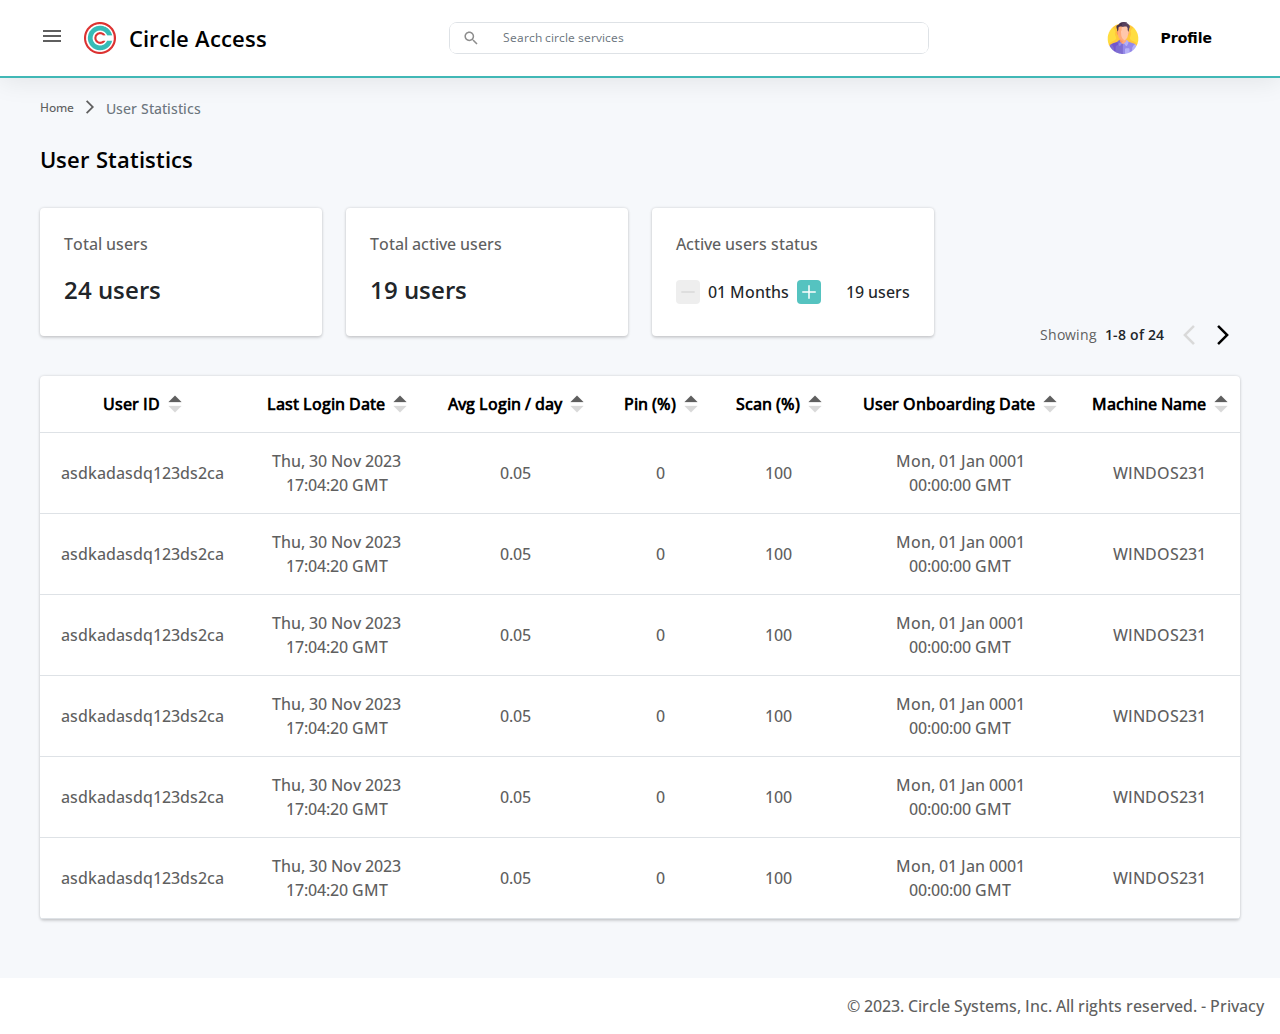
<file: statistics.html>
<!DOCTYPE html>
<html lang="en">

<head>
    <meta charset="UTF-8">
    <meta name="viewport" content="width=device-width, initial-scale=1.0">
    <link rel="stylesheet" href="./assets/css/index.css">
    <link rel="stylesheet" href="./assets/css/mediaquery.css">
    <link rel="stylesheet" href="./assets/bootstrap/bootstrap5.2.css">
    <link rel="shortcut icon" href="./assets/images/navLogo.png" type="image/x-icon">
    <title>User Statistics</title>
</head>

<body>
    <header>
        <nav class="navbar navbar-main py-3">
            <div class="container-fluid mainContainer bg-white flex-nowrap">

                <div class="d-flex align-items-center">
                    <div id="main">
                        <span class="span-close-nav"  data-bs-toggle="offcanvas"
                            data-bs-target="#offcanvasExample" aria-controls="offcanvasExample">
                            <img class="togglerMenu" src="./assets/images/humburger-icon.png" alt="">
                        </span>
                    </div>
                    <a href="./dashboard.html"> <img src="./assets/images/navLogo.png" alt="..."></a>
                    <a href="./dashboard.html" class="navbar-brand ps-2 logo-content text-black semiBold">Circle Access</a>
                </div>
                <div class="input-group nav-search border rounded-3 d-lg-flex d-sm-none d-none">
                    <span class="input-group-text bg-white border-0" id="basic-addon1">
                        <svg xmlns="http://www.w3.org/2000/svg" width="18" height="18" viewBox="0 0 18 18" fill="none">
                            <path
                                d="M11.8164 10.6914H11.2239L11.0139 10.4889C11.7489 9.63391 12.1914 8.52391 12.1914 7.31641C12.1914 4.62391 10.0089 2.44141 7.31641 2.44141C4.62391 2.44141 2.44141 4.62391 2.44141 7.31641C2.44141 10.0089 4.62391 12.1914 7.31641 12.1914C8.52391 12.1914 9.63391 11.7489 10.4889 11.0139L10.6914 11.2239V11.8164L14.4414 15.5589L15.5589 14.4414L11.8164 10.6914ZM7.31641 10.6914C5.44891 10.6914 3.94141 9.18391 3.94141 7.31641C3.94141 5.44891 5.44891 3.94141 7.31641 3.94141C9.18391 3.94141 10.6914 5.44891 10.6914 7.31641C10.6914 9.18391 9.18391 10.6914 7.31641 10.6914Z"
                                fill="#8D8D8D" />
                        </svg>
                    </span>
                    <input type="text" class="form-control border-0" placeholder="Search circle services"
                        aria-label="Username" aria-describedby="basic-addon1">
                </div>

                <div class="profile-dropdown">
                    <div class="dropdown profile-menu position-relative" id="droppdwon">
                        <button class="btn pf-dropdownBtn" type="button" id="dropdownMenuButton"
                            data-bs-toggle="dropdown" aria-expanded="false">
                            <img src="./assets/images/man.png" alt="...">
                            <a class="navbar-brand nav-profile fs-12 ps-3 text-black">Profile</a>
                        </button>
                        <ul class="dropdown-menu drp-menu" aria-labelledby="dropdownMenuButton">

                            <div class="p-3 pb-0">
                                <div class="d-flex justify-content-between pf-name">
                                    <div class="d-flex align-items-center ">
                                        <img src="./assets/images/man.png" alt="...">
                                        <p class="medium mb-0 ps-2">Microsoft Tenant</p>
                                    </div>
                                    <div class="pf-name-div">
                                        <input class=" pf-input mt-3 mt-lg-0" type="text"
                                            placeholder="Manage Your Profile">
                                    </div>
                                </div>
                                <div class="Pf-search-div-sidbar">

                                    <div class="input-group  pf-sideBarSerach d-lg-flex d-sm-none d-none ">
                                        <span
                                            class="input-group-text bg-white border-0 pf-sideBarSerachIcon pf-input-padding"
                                            id="basic-addon1 ">
                                            <svg xmlns="http://www.w3.org/2000/svg" width="18" height="18"
                                                viewBox="0 0 18 18" fill="none">
                                                <path
                                                    d="M11.8164 10.6914H11.2239L11.0139 10.4889C11.7489 9.63391 12.1914 8.52391 12.1914 7.31641C12.1914 4.62391 10.0089 2.44141 7.31641 2.44141C4.62391 2.44141 2.44141 4.62391 2.44141 7.31641C2.44141 10.0089 4.62391 12.1914 7.31641 12.1914C8.52391 12.1914 9.63391 11.7489 10.4889 11.0139L10.6914 11.2239V11.8164L14.4414 15.5589L15.5589 14.4414L11.8164 10.6914ZM7.31641 10.6914C5.44891 10.6914 3.94141 9.18391 3.94141 7.31641C3.94141 5.44891 5.44891 3.94141 7.31641 3.94141C9.18391 3.94141 10.6914 5.44891 10.6914 7.31641C10.6914 9.18391 9.18391 10.6914 7.31641 10.6914Z"
                                                    fill="#8D8D8D"></path>
                                            </svg>
                                        </span>
                                        <input type="text"
                                            class="form-control border-0 sideBarSerachInput pf-input-padding"
                                            placeholder="Search circle services" aria-label="Username"
                                            aria-describedby="basic-addon1">
                                    </div>
                                </div>
                                <div class="pf-pagger">
                                    <div class="pf-pagger-main d-flex align-items-center justify-content-between">
                                        <div>
                                            <p class="mb-0 medium"><span class="textLight">Showing </span> 1-5 of
                                                100</p>
                                        </div>
                                        <div class="d-flex align-items-center">
                                            <button class="border-0 bg-white">
                                                <svg xmlns="http://www.w3.org/2000/svg" width="25" height="24"
                                                    viewBox="0 0 25 24" fill="none">
                                                    <path
                                                        d="M18.335 3.86961L16.555 2.09961L6.66504 11.9996L16.565 21.8996L18.335 20.1296L10.205 11.9996L18.335 3.86961Z"
                                                        fill="#D9D9D9" />
                                                </svg>
                                            </button>
                                            <button class="ps-3 border-0 bg-white">
                                                <svg xmlns="http://www.w3.org/2000/svg" width="25" height="24"
                                                    viewBox="0 0 25 24" fill="none">
                                                    <path
                                                        d="M6.61499 20.23L8.38499 22L18.385 12L8.38499 2L6.61499 3.77L14.845 12L6.61499 20.23Z"
                                                        fill="black" />
                                                </svg>
                                            </button>
                                        </div>
                                    </div>
                                </div>
                            </div>
                            <div class="dropdown-divider"></div>
                            <a class="cursor-poiner text-decoration-none" href="">
                                <div
                                    class="d-flex align-items-center justify-content-center pf-pagger-div pf-bg-primary">
                                    <p class="medium pf-pagger mb-0 text-black  text-center">Microsoft Tenant</p>
                                </div>
                            </a>
                            <a class="cursor-poiner text-decoration-none" href="">
                                <div class="d-flex align-items-center justify-content-center pf-pagger-div">
                                    <p class="medium pf-pagger mb-0  text-center textLight">Google Tenant</p>
                                </div>
                            </a>
                            <a class="cursor-poiner text-decoration-none" href="">
                                <div class="d-flex align-items-center justify-content-center pf-pagger-div">
                                    <p class="medium pf-pagger mb-0  text-center textLight">Facebook Tenant</p>
                                </div>
                            </a>
                            <a class="cursor-poiner text-decoration-none" href="">
                                <div class="d-flex align-items-center justify-content-center pf-pagger-div">
                                    <p class="medium pf-pagger mb-0  text-center textLight">Test Tenant 001</p>
                                </div>

                            </a>

                            <a class="cursor-poiner text-decoration-none" href="">
                                <div class="d-flex align-items-center justify-content-center pf-pagger-div">
                                    <p class="medium pf-pagger mb-0  text-center textLight">Test Tenant 001</p>
                                </div>
                            </a> 
                            <div class="dropdown-divider"></div>
                            <a class="cursor-poiner text-decoration-none" href="">
                                <div
                                    class="d-flex  align-items-center justify-content-center pf-pagger pf-pagger-div pf-logout-bg">
                                    <img class="pb-lg-0  " src="./assets/images/logout.svg" alt="...">
                                    <p class="text-black fs-14 mb-0 ps-lg-3 ps-md-2 ps-sm-2 ps-2 medium pf-logout">
                                        Logout</p>
                                </div>
                            </a>

                        </ul>

                    </div>
                </div>
                
        </nav>
    </header>

    <!----------- Side bar start  ------------>
    
    <div class="offcanvas offcanvas-start sideBar" tabindex="-1" id="offcanvasExample"
        aria-labelledby="offcanvasExampleLabel">
        <div class="offcanvas-header side-bar-header">

            <button type="button" class="btn-close text-reset closebtn" data-bs-dismiss="offcanvas"
                aria-label="Close"></button>
            <div class="d-flex justify-content-center align-items-center sideBarLogo">
                <img src="./assets/images/navLogo.png" alt="...">
                <a href="./dashboard.html" class="navbar-brand ps-2 logo-content semiBold">Circle Access</a>
            </div>
        </div>
     <div class="offcanvas-body p-0">
            <div class="search-div-sidbar">
                <div class="input-group  sideBarSerach d-lg-flex d-sm-none d-none ">
                    <span class="input-group-text bg-white border-0 sideBarSerachIcon" id="basic-addon1 ">
                        <svg xmlns="http://www.w3.org/2000/svg" width="18" height="18" viewBox="0 0 18 18" fill="none">
                            <path
                                d="M11.8164 10.6914H11.2239L11.0139 10.4889C11.7489 9.63391 12.1914 8.52391 12.1914 7.31641C12.1914 4.62391 10.0089 2.44141 7.31641 2.44141C4.62391 2.44141 2.44141 4.62391 2.44141 7.31641C2.44141 10.0089 4.62391 12.1914 7.31641 12.1914C8.52391 12.1914 9.63391 11.7489 10.4889 11.0139L10.6914 11.2239V11.8164L14.4414 15.5589L15.5589 14.4414L11.8164 10.6914ZM7.31641 10.6914C5.44891 10.6914 3.94141 9.18391 3.94141 7.31641C3.94141 5.44891 5.44891 3.94141 7.31641 3.94141C9.18391 3.94141 10.6914 5.44891 10.6914 7.31641C10.6914 9.18391 9.18391 10.6914 7.31641 10.6914Z"
                                fill="#8D8D8D"></path>
                        </svg>
                    </span>
                    <input type="text" class="form-control border-0 sideBarSerachInput"
                        placeholder="Search circle services" aria-label="Username" aria-describedby="basic-addon1">
                </div>
            </div>

            <ul class="sidebarList ps-0">
                <li>
                    <a href="./administrator.html">
                        <div class="d-flex  align-items-center ">
                            <img class="pb-lg-0  " src="./assets/images/plus.png" alt="...">
                            <p class="text-black fs-14 mb-0 ps-lg-3 ps-md-2 ps-sm-2 medium ps-2">New Administrator
                            </p>
                        </div>

                    </a>
                </li>
                <li>
                    <a href="./configuration.html">
                        <div class="d-flex  align-items-center ">
                            <img class="pb-lg-0  " src="./assets/images/gear.png" alt="...">
                            <p class="text-black fs-14 mb-0 ps-lg-3 ps-md-2 ps-sm-2 ps-2 medium">Configuration</p>
                        </div>
                    </a>
                </li>
                <li>
                    <a href="./emails.html">
                        <div class="d-flex  align-items-center ">
                            <img class="pb-lg-0  " src="./assets/images/envelope.png" alt="...">
                            <p class="text-black fs-14 mb-0 ps-lg-3 ps-md-2 ps-sm-2 ps-2 medium">Emails</p>
                        </div>
                    </a>
                </li>
                <li>
                    <a href="./admin.html">
                        <div class="d-flex  align-items-center ">
                            <img class="pb-lg-0  " src="./assets/images/technologist.png" alt="...">
                            <p class="text-black fs-14 mb-0 ps-lg-3 ps-md-2 ps-sm-2 ps-2 medium">Admin Management</p>
                        </div>
                    </a>
                </li>
                <li>
                    <a href="./microsoft.html">
                        <div class="d-flex  align-items-center ">
                            <img class="pb-lg-0  " src="./assets/images/Microsoft.png" alt="...">
                            <p class="text-black fs-14 mb-0 ps-lg-2 ps-md-2 ps-sm-2 ps-2 medium">Microsoft Azure IDP</p>
                        </div>
                    </a>
                </li>
                <li>
                    <a href="./samlidp.html">
                        <div class="d-flex  align-items-center ">
                            <img class="pb-lg-0  " src="./assets/images/qr-code.png" alt="...">
                            <p class="text-black fs-14 mb-0 ps-lg-3 ps-md-2 ps-sm-2 ps-2 medium">SAML IDP</p>
                        </div>
                    </a>
                </li>
            </ul>
            <div class="sideBarLogout">
                <a href="#">
                    <div class="d-flex  align-items-center position-absolute bottom-0 p-4">
                        <img class="pb-lg-0  " src="./assets/images/logout.svg" alt="...">
                        <p class="text-black fs-14 mb-0 ps-lg-3 ps-md-2 ps-sm-2 ps-2 medium">Logout</p>
                    </div>
                </a>
            </div>
        </div>
    </div>

    <section class="wrapper">
        <div class="mainContainer py-3">
            <nav style="--bs-breadcrumb-divider: '';" aria-label="breadcrumb">
                <ol class="breadcrumb d-flex align-items-center">
                    <li class="breadcrumb-item"><a class="text-decoration-none textLight fs-12 medium"
                            href="./dashboard.html">Home</a></li>
                    <li class="mx-2"><img src="./assets/images/forward.png" alt=""></li>
                    <li class="breadcrumb-item active fs-14 pt-1 medium" aria-current="page">User Statistics</li>
                </ol>
            </nav>
            <div class="d-flex align-items-center py-2">
                <p class="text-black fs-22 mb-0 semiBold">User Statistics</p>
            </div>
            <div class="row mt-4">
               <div class="col-lg-3 col-md-6 mb-3">
                <div class="bg-white tt-users p-4">
                   <p class="mb-0 textLight fs-16 medium">
                    Total users
                   </p>
                   <p class="mb-0 fs-24 semiBold pt-3">24 users</p>
                </div>
               </div>
               <div class="col-lg-3 col-md-6 mb-3">
                <div class="bg-white tt-users p-4">
                   <p class="mb-0 textLight fs-16 medium">
                    Total active users
                   </p>
                   <p class="mb-0 fs-24 semiBold pt-3">19 users</p>
                </div>
               </div>
               <div class="col-lg-3 col-md-6 mb-3">
                <div class="bg-white tt-users p-4">
                    <p class="mb-0 textLight fs-16 medium">
                        Active users  status
                       </p>
                  <div class="d-flex align-items-center justify-content-between pt-4">
                    <div>
                           <div class="d-flex align-items-center">
                            <span class="tt-user-minus d-flex align-items-center justify-content-center"><svg xmlns="http://www.w3.org/2000/svg" width="18" height="18" viewBox="0 0 18 18" fill="none">
                                <path d="M2.25 9.75H15.75V8.25H2.25V9.75Z" fill="#D9D9D9"/>
                                </svg></span>
                              <p class="mb-0 fs-16 medium px-2">01 Months</p>
                              <span class="tt-user-plus d-flex align-items-center justify-content-center"><svg xmlns="http://www.w3.org/2000/svg" width="18" height="18" viewBox="0 0 18 18" fill="none">
                                <path d="M2.25 9.75H15.75V8.25H2.25V9.75Z" fill="white"/>
                                <path d="M9.75 15.75V2.25H8.25V15.75H9.75Z" fill="white"/>
                                </svg></span>
                           </div>
                      </div>
                      <div>
                        <p class="mb-0 fs-16 medium">19 users </p>
                      </div>
                  </div>
                </div>
               </div>
               <div class="col-lg-3 col-md-6 d-flex justify-content-end align-items-end mt-sm-3 mt-lg-0 mt-3">
                <div class="d-flex align-items-center">
                    <p class="mb-0 textLight regular fs-14">Showing</p>
                    <p class="mb-0 px-2 fs-14 semiBold">1-8 of 24</p>
                    <div class="d-flex align-items-center">
                        <button class="btn p-1"><img src="./assets/images/btnLeft.png" alt=""></button>
                        <button class="btn p-1"><img src="./assets/images/btnRight.png" alt=""></button>
                    </div>
                </div>
               </div>
               
                </div>
                <div class="table-responsive tt-table-responsive mt-lg-4 mt-sm-2 mt-2">
                    <table class="table bg-white tt-statis-table w-100 mt-3 text-center">
                        <thead>
                           <tr>
                            <th class="py-3 px-3">
                                <div class="d-flex align-items-center justify-content-center fs-16 medium text-black">User ID
                                    <div class="d-flex flex-column ps-2">
                                        <img src="./assets/images/top.png" alt="">
                                        <img src="./assets/images/botom.png" alt="">
                                    </div>
                                </div>
                            </th>
                            <th class="py-3 px-3">
                                <div class="d-flex align-items-center justify-content-center fs-16 medium text-black">Last Login Date
                                    <div class="d-flex flex-column ps-2">
                                        <img src="./assets/images/top.png" alt="">
                                        <img src="./assets/images/botom.png" alt="">
                                    </div>
                                </div>
                            </th>
                            <th class="py-3 px-3">
                                <div class="d-flex align-items-center justify-content-center fs-16 medium text-black">Avg Login / day
                                    <div class="d-flex flex-column ps-2">
                                        <img src="./assets/images/top.png" alt="">
                                        <img src="./assets/images/botom.png" alt="">
                                    </div>
                                </div>
                            </th>
                            <th class="py-3 px-3">
                                <div class="d-flex align-items-center justify-content-center fs-16 medium text-black">Pin (%)
                                    <div class="d-flex flex-column ps-2">
                                        <img src="./assets/images/top.png" alt="">
                                        <img src="./assets/images/botom.png" alt="">
                                    </div>
                                </div>
                            </th>
                            <th class="py-3 px-3">
                                <div class="d-flex align-items-center justify-content-center fs-16 medium text-black">Scan (%)
                                    <div class="d-flex flex-column ps-2">
                                        <img src="./assets/images/top.png" alt="">
                                        <img src="./assets/images/botom.png" alt="">
                                    </div>
                                </div>
                            </th>
                            <th class="py-3 px-3">
                                <div class="d-flex align-items-center justify-content-center fs-16 medium text-black">User Onboarding Date
                                    <div class="d-flex flex-column ps-2">
                                        <img src="./assets/images/top.png" alt="">
                                        <img src="./assets/images/botom.png" alt="">
                                    </div>
                                </div>
                            </th>
                            
                                <th class="">
                                <div class="d-flex align-items-center justify-content-center fs-16 medium text-black">Machine Name
                                    <div class="d-flex flex-column ps-2">
                                        <img src="./assets/images/top.png" alt="">
                                        <img src="./assets/images/botom.png" alt="">
                                    </div>
                                </div>
                            </th>
                           </tr>
                        </thead>
                        <tbody>
                            <tr>
                                <td class="fs-16 textLight py-3 px-3 medium">asdkadasdq123ds2ca</td>
                                <td class="fs-16 textLight py-3 px-3 medium py-3">Thu, 30 Nov 2023 <br>
                                    17:04:20 GMT</td>
                                <td class="fs-16 textLight py-3 px-3 medium">0.05</td>
                                <td class="fs-16 textLight py-3 px-3 medium">0</td>
                                <td class="fs-16 textLight py-3 px-3 medium">100</td>
                                <td class="fs-16 textLight py-3 px-3 medium">Mon, 01 Jan 0001 <br>
                                    00:00:00 GMT</td>
                                <td class="fs-16 textLight py-3 px-3 medium">WINDOS231</td>
                            </tr>
                            <tr>
                                <td class="fs-16 textLight py-3 px-3 medium">asdkadasdq123ds2ca</td>
                                <td class="fs-16 textLight py-3 px-3 medium py-3">Thu, 30 Nov 2023 <br>
                                    17:04:20 GMT</td>
                                <td class="fs-16 textLight py-3 px-3 medium">0.05</td>
                                <td class="fs-16 textLight py-3 px-3 medium">0</td>
                                <td class="fs-16 textLight py-3 px-3 medium">100</td>
                                <td class="fs-16 textLight py-3 px-3 medium">Mon, 01 Jan 0001 <br>
                                    00:00:00 GMT</td>
                                <td class="fs-16 textLight py-3 px-3 medium">WINDOS231</td>
                            </tr>
                            <tr>
                                <td class="fs-16 textLight py-3 px-3 medium">asdkadasdq123ds2ca</td>
                                <td class="fs-16 textLight py-3 px-3 medium py-3">Thu, 30 Nov 2023 <br>
                                    17:04:20 GMT</td>
                                <td class="fs-16 textLight py-3 px-3 medium">0.05</td>
                                <td class="fs-16 textLight py-3 px-3 medium">0</td>
                                <td class="fs-16 textLight py-3 px-3 medium">100</td>
                                <td class="fs-16 textLight py-3 px-3 medium">Mon, 01 Jan 0001 <br>
                                    00:00:00 GMT</td>
                                <td class="fs-16 textLight py-3 px-3 medium">WINDOS231</td>
                            </tr>
                            <tr>
                                <td class="fs-16 textLight py-3 px-3 medium">asdkadasdq123ds2ca</td>
                                <td class="fs-16 textLight py-3 px-3 medium py-3">Thu, 30 Nov 2023 <br>
                                    17:04:20 GMT</td>
                                <td class="fs-16 textLight py-3 px-3 medium">0.05</td>
                                <td class="fs-16 textLight py-3 px-3 medium">0</td>
                                <td class="fs-16 textLight py-3 px-3 medium">100</td>
                                <td class="fs-16 textLight py-3 px-3 medium">Mon, 01 Jan 0001 <br>
                                    00:00:00 GMT</td>
                                <td class="fs-16 textLight py-3 px-3 medium">WINDOS231</td>
                            </tr>
                            <tr>
                                <td class="fs-16 textLight py-3 px-3 medium">asdkadasdq123ds2ca</td>
                                <td class="fs-16 textLight py-3 px-3 medium py-3">Thu, 30 Nov 2023 <br>
                                    17:04:20 GMT</td>
                                <td class="fs-16 textLight py-3 px-3 medium">0.05</td>
                                <td class="fs-16 textLight py-3 px-3 medium">0</td>
                                <td class="fs-16 textLight py-3 px-3 medium">100</td>
                                <td class="fs-16 textLight py-3 px-3 medium">Mon, 01 Jan 0001 <br>
                                    00:00:00 GMT</td>
                                <td class="fs-16 textLight py-3 px-3 medium">WINDOS231</td>
                            </tr>
                            <tr>
                                <td class="fs-16 textLight py-3 px-3 medium">asdkadasdq123ds2ca</td>
                                <td class="fs-16 textLight py-3 px-3 medium py-3">Thu, 30 Nov 2023 <br>
                                    17:04:20 GMT</td>
                                <td class="fs-16 textLight py-3 px-3 medium">0.05</td>
                                <td class="fs-16 textLight py-3 px-3 medium">0</td>
                                <td class="fs-16 textLight py-3 px-3 medium">100</td>
                                <td class="fs-16 textLight py-3 px-3 medium">Mon, 01 Jan 0001 <br>
                                    00:00:00 GMT</td>
                                <td class="fs-16 textLight py-3 px-3 medium">WINDOS231</td>
                            </tr>
                        </tbody>
                    </table>
                </div>
            </div>
        </div>
    </section>
    <footer>
        <div class="bg-white p-3">
            <div class="tt-footer-config w-100">
                    <p class="fs-16 mb-0 textLight text-lg-end text-sm-center text-center medium">© 2023. Circle Systems, Inc. All rights reserved. - Privacy</p>
                </div>
            </div>
        </div>
    </footer>


</body>
<script src="./assets/bootstrap/bootstrap5.2.js"></script>


</html>
</file>
<file: assets/css/index.css>
@font-face {
    font-family: Open-sans-bold;
    src: url('../fonts/OpenSans-Bold.ttf');
}

@font-face {
    font-family: Open-sans-semiBold;
    src: url('../fonts/OpenSans-SemiBold.ttf');
}

@font-face {
    font-family: Open-sans-medium;
    src: url('../fonts/OpenSans-Medium.ttf');
}

@font-face {
    font-family: Open-sans-regular;
    src: url('../fonts/OpenSans-Regular.ttf');
}

.textDark{
   color: #272830;

}
.textlightGreen{
    color: #41B8B6;
}

.bold {
    font-family: Open-sans-bold !important;
}

.semiBold {
    font-family: Open-sans-semiBold !important;
}

.medium {
    font-family: Open-sans-medium !important;
}

.regular {
    font-family: Open-sans-regular !important;
}

#chart1 *,
#chart2 * {
    font-family: Open-sans-regular;
}

:root {
    
    --primary-bg--color: #37CBC6;
    --primary-text--color: #41B8B6;
    --gray-primary-text--color: #5F5F5F;
    --gray-bg-input--color: #E3E8E8;

}

.textLight {
    color: #5F5F5F;
}

.fs-32 {
    font-size: 32px;
}

.fs-24 {
    font-size: 24px;
}

.fs-22 {
    font-size: 22px;
}

.fs-20 {
    font-size: 20px;
}

.fs-16 {
    font-size: 16px;
}

.fs-14 {
    font-size: 14px;
}

.fs-12 {
    font-size: 12px;
}

.fs-11 {
    font-size: 11px;
}
.textred{
    color: #EC9292;
}
/* -------------Dashboard------------- */
/* -------------Dashboard------------- */

.mainContainer {
    padding-left: 100px !important;
    padding-right: 100px !important;
    min-height: 100%;
}


.nav-search {
    width: 40% !important;
}

.navbar-main {
    border-bottom: 2px solid #41B8B6;
    box-shadow: 0px 4px 24px 0px rgba(0, 0, 0, 0.08);
}

.logo-content {
    font-size: 22px !important;
    font-weight: 600;
}

.nav-profile {
    font-size: 14px !important;
    font-weight: 600;
}

input:focus {
    box-shadow: none !important;
    outline: 0;
    border-color: #ced4da !important;
}

.tt-cta-box {
    padding: 40px 35px;
    height: 112px;
    border-radius: 4px;
    box-shadow: 0px 0px 3px 0px rgba(0, 0, 0, 0.12), 0px 1.5px 3px 0px rgba(0, 0, 0, 0.14);
}

.tt-cta-box p {
    font-weight: 500;
}

.tt-dev-resources {
    padding: 24px;
    height: 194px;
    border-radius: 4px;
    box-shadow: 0px 0px 3px 0px rgba(0, 0, 0, 0.12), 0px 1.5px 3px 0px rgba(0, 0, 0, 0.14);
}

.tt-dev-resources h2 {
    font-size: 57px;
}


.tt-resources-inner {
    padding: 14px 24px;
    border-bottom: 1px solid #D9D9D9;
}

.tt-left-chart {
    border-radius: 4.889px;
    box-shadow: 0px 0px 3.667px 0px rgba(0, 0, 0, 0.12), 0px 1.833px 3.667px 0px rgba(0, 0, 0, 0.14);
    padding: 24px;
}


/* -------------Dashboard------------- */
/* -------------Dashboard------------- */
.wrapper {
    background-color: #F6F8FB;
    min-height: 100%;
}

html,
body {
    height: 100%;
}

.tt-config-setting {
    padding: 32px;
    border-radius: 4px;
    box-shadow: 0px 0px 3px 0px rgba(0, 0, 0, 0.12), 0px 1.5px 3px 0px rgba(0, 0, 0, 0.14);
}

.tt-config-setting1 {
    border-radius: 4px;
    box-shadow: 0px 0px 3px 0px rgba(0, 0, 0, 0.12), 0px 1.5px 3px 0px rgba(0, 0, 0, 0.14);
}

.bg-input {
    background-color: #F3F3F3 !important;
}

.tt-config-btn {
    font-size: 16px !important;
    background-color: #41B8B6 !important;
}

input::placeholder {
    font-size: 12px;
    font-family: Open-sans-regular;
    color: #8D8D8D;
}
input{
    font-size: 12px !important;
    font-family: Open-sans-regular !important;

}
.tt-radius-border{
    border-radius: 8px !important;
}
.form-check-input:checked {
    background-color: #37CBC6 !important;
    border-color: #37CBC6 !important;
}

.tt-config-switcher {
    width: 40px !important;
    height: 20px !important;
}

.tt-config-footer {
    justify-content: end;
}

.tt-config-danger {
    background-color: #F7D4D4 !important;
    font-size: 14px !important;
}

.tt-admin-table {
    border-radius: 4px !important;
    box-shadow: 0px 0px 3px 0px rgba(0, 0, 0, 0.12), 0px 1.5px 3px 0px rgba(0, 0, 0, 0.14) !important;
}

.bg-lightGreen {
    background-color: #41B8B6 !important;
    border-radius: 0 !important;
    border-top-right-radius: 4px !important;
    border-bottom-right-radius: 4px !important;
}

.bg-lightInput {
    border-radius: 0 !important;
    border-top-right-radius: 4px !important;
    border-bottom-right-radius: 4px !important;
}

th,
td {
    vertical-align: middle;
}

.tt-manag-table {
    white-space: nowrap;
}

.tt-admin-tableInner input {
    width: 164px !important;
}

.tt-config-switcher:focus {
    box-shadow: none;
    border-color: rgba(0, 0, 0, 0.25) !important;
}

.form-switch .form-check-input:checked {
    border-color: transparent !important;

}

.form-switch .form-check-input:focus {
    background-image: "data:image/svg+xml,%3csvg xmlns='http://www.w3.org/2000/svg' viewBox='-4 -4 8 8'%3e%3ccircle r='3' fill='rgba%280, 0, 0, 0.25%29'/%3e%3c/svg%3e";
}

.form-switch .form-check-input {
    cursor: pointer;
    background-image: "data:image/svg+xml,%3csvg xmlns='http://www.w3.org/2000/svg' viewBox='-4 -4 8 8'%3e%3ccircle r='3' fill='rgba%280, 0, 0, 0.25%29'/%3e%3c/svg%3e";
}

.tt-config-btn {
    padding: 14px 42px !important;
}

button:disabled {
    background-color: #F6F8FB !important;
    color: #D9D9D9 !important;
    border-radius: 8px;
    border: 0 !important;
}

.tt-config-btn-disabled:disabled {
    background-color: #fff !important;
}

.cursor-pointer {
    cursor: pointer;
}
.tt-config-setting1{
    padding: 32px;
}
.tt-admin-canvas {
    background-color: #F6F8FB !important;
    width: 520px !important;
    border-radius:  14px 0 0 14px;
    /* border-top-left-radius: 14px; */
    /* border-bottom-left-radius: 14px; */
}
.tt-config-danger:active{
    border: 0;
}
.tt-admin-canvasInner {
    padding: 32px;
    height: 100%;

}

.tt-canvas-top {
    height: 85%;
}
.admin-canvas-btn{
    background-color: #fff !important;
    padding: 10px !important;
    border-radius: 50% !important;
    width: 10px !important;
    height: 10px !important;
}
.tt-canvas-main {
    border-radius: 4px;
    box-shadow: 0px 0px 3px 0px rgba(0, 0, 0, 0.12), 0px 1.5px 3px 0px rgba(0, 0, 0, 0.14);
}
.tt-dashboard-right{
    border-radius: 4px;
    box-shadow: 0px 0px 3px 0px rgba(0, 0, 0, 0.12), 0px 1.5px 3px 0px rgba(0, 0, 0, 0.14);
}
.tt-table-responsive{
    white-space: nowrap;
}



.gray-color {
    color: var(--gray-primary-text--color);
}

.admini-main {
    padding: 30px 40px;
    border-radius: 8px;
    box-shadow: 0px 0px 3px 0px rgba(0, 0, 0, 0.12),
        0px 1.5px 3px 0px rgba(0, 0, 0, 0.14);
}

.admin-acces-bb {
    border-bottom: 1px solid #D9D9D9;
}

.admini-main-bg {
    border-radius: 8px;
    background-color: #F6F8FB;
} 
  .scan-text {
    opacity: 1;
    background-color: rgba(235, 235, 235, 0.7);
  }
 
  /* ---------------User Statistics--------------- */
  /* ---------------User Statistics--------------- */
  .tt-users{
    border-radius: 4px;
    box-shadow: 0px 0px 3px 0px rgba(0, 0, 0, 0.12), 0px 1.5px 3px 0px rgba(0, 0, 0, 0.14);
    height: 128px;
  }
  .tt-user-minus{
    width: 24px;
    height: 24px;
    background-color: #EEEEEE;
    border-radius: 4px;
  }
  .tt-user-plus{
    width: 24px;
    height: 24px;
    background-color:#55C3C0;
    ;
    border-radius: 4px;

  }
  .tt-statis-table{
    border-radius: 4px;
    box-shadow: 0px 0px 3px 0px rgba(0, 0, 0, 0.12), 0px 1.5px 3px 0px rgba(0, 0, 0, 0.14);
  }
  /* ---------------User Statistics--------------- */
  /* ---------------User Statistics--------------- */
  .tt-config-button{
    width: 258px !important;
  }
  .btn-close:focus{
    box-shadow: none !important;
    outline: 0;
  }


  /* Side bar css */


  .side-bar-header {
    padding: 14px 30px;

}

.closebtn {
    padding: 24px !important;
}
.span-close-nav{
    font-size:30px;
    cursor:pointer;
    line-height: 0;

}
.sideBarLogo {
    padding: 8px 14px;
}

.togglerMenu {
    padding-right: 15px;
}

.search-div-sidbar {
    padding: 32px;
}

.Pf-search-div-sidbar {
    padding: 14px 0px;
}

.sidebarList li {
    list-style: none;
    padding: 14px 52px;
}

.sidebarList li:hover {
    background-color: #f4f4f4;
}

.sidebarList li a {
    text-decoration: none;
}

.sideBarLogout {
    padding: 18px 52px;

}

.sideBar {
    width: 327px !important;
}

.sideBarSerach {
    border-radius: 99px !important;
    border: 1px solid #D9D9D9 !important;
}

.sideBarSerachIcon {
    border-radius: 99px !important;
    border: 1px solid #D9D9D9 !important;
    border-right: none;
}

.sideBarSerachInput {
    border-radius: 99px !important;
    border: 1px solid #D9D9D9 !important;
    border-left: none;
}



/* Profile Dropdown css */

.pf-dropdownBtn.show {
    background-color: #f4f4f4;
    border: 0px;
}

.pf-dropdownBtn:active {

    border: 0px !important;
}
.pf-dropdownBtn{
    border: 0px !important;
}
.drp-menu {
    width: 427px;
    position: absolute;
    left: auto !important;
    right: 0;
    border-radius: 8px;
    background: #FFF;
    box-shadow: 0px 0px 3.667px 0px rgba(0, 0, 0, 0.12), 0px 1.833px 3.667px 0px rgba(0, 0, 0, 0.14);
}

.pf-input {
    padding: 10px 12px;
    border-radius: 8px;
    border: 1px solid var(--primary-p-3, #41B8B6);
}

.pf-sideBarSerachIcon {
    border-radius: 8px;
    border: 1px solid #D9D9D9;
    border-right: none;
}

.pf-sideBarSerach {
    border-radius: 8px;
    border: 1px solid #D9D9D9 !important;
    border-left: none;
}

.pf-sideBarSerachInput {
    border-radius: 99px !important;
    border: 1px solid #D9D9D9 !important;
    border-left: none;
}

.pf-input-padding {
    padding: 14px;
}

.pf-pagger {
    padding: 14px 0px;
}

.pf-bg-primary {
    background: var(--primary-p-4, #C6EBEA);

}

.pf-pagger-div:hover {
    background-color: #f4f4f4;
}

.pf-logout-bg:hover{
    background-color: #fcf1f1;
}
.pf-logout-bg:hover .pf-logout{
    color: red !important;
}
.padd-32 {
    padding: 32px;
}

.input-height {
    height: 44px;
}

.lightprimary {
    border: 1px solid #41B8B6 !important;
}

.copyimg-height {
    padding: 10px;
    background-color: #F6F8FB;
}

.bg-lightgrey {
    height: 364px;
    background-color: #F6F8FB;
}
</file>
<file: assets/css/mediaquery.css>
@media screen and (min-width:1400px) and (max-width: 1550px) {
    .tt-dev-resources h2 {
        font-size: 42px;
    }
}

@media screen and (min-width:1025px) and (max-width: 1400px) {
    .tt-cta-box {
        padding: 40px 10px;
    }

    .mainContainer {
        padding-left: 40px !important;
        padding-right: 40px !important;
    }

    .tt-cta-box p {
        font-size: 12px;
    }

    .tt-dev-resources h2 {
        font-size: 36px;
    }

    .tt-dev-resources {
        padding: 20px;
    }

    .tt-resources-inner {
        padding: 14px 10px;
    }
  
}
@media screen and (min-width:480px) and (max-width: 768px){
    #offcanvasRight {
        width: 400px !important;
    }
}
@media screen and (min-width:768px) and (max-width: 1025px) {
    .mainContainer {
        padding-left: 20px !important;
        padding-right: 20px !important;
    }

    .tt-resources-inner {
        padding: 14px 10px;
    }

    .tt-cta-box {
        width: 50%;
        gap: 10px;
    }

    .tt-dev-resources {
        padding: 20px;
    }

    .tt-dev-resources h2 {
        font-size: 38px;
    }

    .tt-cta-box p {
        font-size: 12px;
    }

    .tt-cta-box {
        padding: 20px 10px;
    }

    .tt-footer-config {
        justify-content: center;
        align-items: center;
    }

    .tt-config-footer {
        justify-content: center !important;
        align-items: center;
    }
    #offcanvasRight {
        width: 400px !important;
    }
}

@media screen and (max-width:768px) {
    .tt-cta-box {
        width: 100%;
        padding: 20px 20px;
        justify-content: center;
    }

    .tt-cta-box p {
        text-align: center;
    }

    .mainContainer {
        padding-left: 20px !important;
        padding-right: 20px !important;
    }

    .tt-dev-resources h2 {
        font-size: 32px;
    }

    .tt-main-resource {
        flex-direction: column;
    }

    .tt-left-chart {
        padding: 12px;
    }

    .logo-content {
        font-size: 20px !important;
    }

    #apexcharts09022qao {
        height: 300px !important;
    }

    #chart2 {
        min-height: 300px !important;
    }
    
}
@media screen and (min-width:992px) {
    .tt-admin-table th {
        width: 25%;
    }

    .tt-table-responsive {
        overflow-x: visible !important;
    }
}

@media screen and (max-width:1200px) {
    .tt-config-setting .form-check {
        margin-left: 12px !important;
    }

    .tt-config-setting1 .form-check {
        margin-left: 12px !important;
    }

    .tt-config-setting .form-check .form-check-label {
        font-size: 13px !important;
    }

    .tt-config-setting1 .form-check .form-check-label {
        font-size: 13px !important;
    }

    .mainContainer1 {
        padding-left: 50px !important;
        padding-right: 50px !important;
    }
    .tt-admin-canvasInner {
        padding: 22px;
}
}
@media screen and (max-width:768px) {
    .tt-config-footer1 {
        justify-content: center;
    }

    .tt-config-foote1r {
        justify-content: center;
    }

    .tt-admin-tableInner {
        width: 100% !important;
    }

    .tt-admin-table th,
    .tt-admin-table td {
        white-space: nowrap;
    }
}
@media screen and (max-width:480px) {
    #offcanvasRight {
        width: 100% !important;
    }
}
@media screen and (max-width:395px){
.tt-canvas-inner{
    flex-wrap: wrap;
}
.tt-canvas-inner button{
    width: 100% !important;
    margin-top: 10px;
}
.tt-canvas-top {
    height: 75%;
}
}
@media screen and (max-width:768px) {
    .admini-main {
        padding: 20px 20px;
    }
  }
  
@media (max-width:767px) {
    .search-div-sidbar {
        padding: 0;
    }

    .togglerMenu {
        padding: 10px;
    }
}
@media (max-width: 767px) {
    .drp-menu {
        width: 300px;
    }

    .pf-name {
        flex-wrap: wrap;
    }

    .pf-name-div {
        width: 100%;
    }

    .pf-name-div input {
        width: 100%;
    }

}
@media screen and (max-width:768px) {
    
    .padd-32 {
padding: 20px;
}
.mobjustify {
justify-content: start !important;
}
}
    @media screen and (max-width:990px) {

.mobjustify {
justify-content: start !important;
}
}
@media screen and (min-width:991px) and (max-width:1100px) {

.copyimg-heightmob {
padding: 5px !important;
}
.logomobwidth{
width:100px !important;
}

}
@media screen and (min-width:1101px) and (max-width:1310px) {

.copyimg-heightmob {
padding: 5px !important;
}
.logomobwidth{
width:150px !important;
}

}
@media screen and (max-width:768px) {

    .padd-32 {
        padding: 20px;
    }

    .mobjustify {
        justify-content: start !important;
    }
}

@media screen and (max-width:990px) {

    .mobjustify {
        justify-content: start !important;
    }
}

@media screen and (min-width:991px) and (max-width:1100px) {

    .copyimg-heightmob {
        padding: 5px !important;
    }

    .logomobwidth {
        width: 100px !important;
    }

}

@media screen and (min-width:1101px) and (max-width:1310px) {

    .copyimg-heightmob {
        padding: 5px !important;
    }

    .logomobwidth {
        width: 150px !important;
    }

}
</file>
<file: assets/css/highcharts-white.css>
/**
 * @license Highcharts
 *
 * (c) 2009-2016 Torstein Honsi
 *
 * License: www.highcharts.com/license
 */
.highcharts-container {
  position: relative;
  overflow: hidden;
  width: 100%;
  height: 100%;
  text-align: left;
  line-height: normal;
  z-index: 0;
  /* #1072 */
  -webkit-tap-highlight-color: rgba(0, 0, 0, 0);
  font-family: "Lucida Grande", "Lucida Sans Unicode", Arial, Helvetica, sans-serif;
  font-size: 12px;
}

.highcharts-root {
  display: block;
}

.highcharts-root text {
    stroke-width: 0px;
	fill: #ffffff !important;
}

.highcharts-strong {
  font-weight: bold;
}

.highcharts-emphasized {
  font-style: italic;
}

.highcharts-anchor {
  cursor: pointer;
}

.highcharts-background {
  fill: rgba(255, 255, 255, 0);
}

.highcharts-plot-border, .highcharts-plot-background {
  fill: none;
}

.highcharts-label-box {
  fill: none;
}

.highcharts-button-box {
  fill: inherit;
}

.highcharts-tracker-line {
  stroke-linejoin: round;
  stroke: rgba(192, 192, 192, 0.0001);
  stroke-width: 22;
  fill: none;
}

.highcharts-tracker-area {
  fill: rgba(192, 192, 192, 0.0001);
  stroke-width: 0;
}

/* Titles */
.highcharts-title {
  fill: #ffffff ;
  font-size: 1.5em;
}

.highcharts-subtitle {
  fill: #ffffff ;
}

/* Axes */
.highcharts-axis-line {
  fill: none;
  stroke: #ccd6eb;
}

.highcharts-yaxis .highcharts-axis-line {
  stroke-width: 0;
}

.highcharts-axis-title {
  fill: #ffffff ;
}

.highcharts-axis-labels {
  fill: #ffffff ;
  cursor: default;
  font-size: 0.9em;
}

.highcharts-grid-line {
  fill: none;
  stroke: rgba(255, 255, 255, 0.14);
}

.highcharts-xaxis-grid .highcharts-grid-line {
  stroke-width: 0px;
}

.highcharts-tick {
  stroke: #ccd6eb;
}

.highcharts-yaxis .highcharts-tick {
  stroke-width: 0;
}

.highcharts-minor-grid-line {
  stroke: rgba(255, 255, 255, 0.14);
}

.highcharts-crosshair-thin {
  stroke-width: 1px;
  stroke: #cccccc;
}

.highcharts-crosshair-category {
  stroke: #ccd6eb;
  stroke-opacity: 0.25;
}

/* Credits */
.highcharts-credits {
  cursor: pointer;
  fill: #ffffff ;
  font-size: 0.7em;
  transition: fill 250ms, font-size 250ms;
}

.highcharts-credits:hover {
  fill: black;
  font-size: 1em;
}

/* Tooltip */
.highcharts-tooltip {
  cursor: default;
  pointer-events: none;
  white-space: nowrap;
  transition: stroke 150ms;
}

.highcharts-tooltip text {
  fill: #333333;
}

.highcharts-tooltip .highcharts-header {
  font-size: 0.85em;
}

.highcharts-tooltip-box {
  stroke-width: 1px;
  fill: #000;
  fill-opacity: 0.85;
}

.highcharts-tooltip-box .highcharts-label-box {
  fill: #000;
  fill-opacity: 0.85;
}

div.highcharts-tooltip {
  filter: none;
}

.highcharts-selection-marker {
  fill: #335cad;
  fill-opacity: 0.25;
}

.highcharts-graph {
  fill: none;
  stroke-width: 2px;
  stroke-linecap: round;
  stroke-linejoin: round;
}

.highcharts-state-hover .highcharts-graph {
  stroke-width: 3;
}

.highcharts-point-inactive {
  opacity: 0.2;
  transition: opacity 50ms;
  /* quick in */
}

.highcharts-series-inactive {
  opacity: 0.2;
  transition: opacity 50ms;
  /* quick in */
}

.highcharts-state-hover path {
  transition: stroke-width 50ms;
  /* quick in */
}

.highcharts-state-normal path {
  transition: stroke-width 250ms;
  /* slow out */
}

/* Legend hover affects points and series */
g.highcharts-series,
.highcharts-point,
.highcharts-markers,
.highcharts-data-labels {
  transition: opacity 250ms;
}

.highcharts-legend-series-active g.highcharts-series:not(.highcharts-series-hover),
.highcharts-legend-point-active .highcharts-point:not(.highcharts-point-hover),
.highcharts-legend-series-active .highcharts-markers:not(.highcharts-series-hover),
.highcharts-legend-series-active .highcharts-data-labels:not(.highcharts-series-hover) {
  opacity: 0.2;
}

/* Series options */
/* Default colors */
.highcharts-color-0 {
  fill: rgb(255, 255, 255);
  stroke: rgb(255, 255, 255);
}

.highcharts-color-1 {
  fill: rgba(255, 255, 255, 0.8);
  stroke: rgba(255, 255, 255, 0.8);
}

.highcharts-color-2 {
  fill: rgba(255, 255, 255, 0.65);
  stroke: rgba(255, 255, 255, 0.65);
}

.highcharts-color-3 {
  fill: rgba(255, 255, 255, 0.50);
  stroke: rgba(255, 255, 255, 0.50);
}

.highcharts-color-4 {
  fill: rgba(255, 255, 255, 0.35);
  stroke: rgba(255, 255, 255, 0.35);
}

.highcharts-color-5 {
  fill: rgba(255, 255, 255, 0.30);
  stroke: rgba(255, 255, 255, 0.30);
}

.highcharts-color-6 {
  fill: rgba(255, 255, 255, 0.20);
  stroke: rgba(255, 255, 255, 0.20);
}

.highcharts-color-7 {
  fill: rgba(255, 255, 255, 0.15);
  stroke: rgba(255, 255, 255, 0.15);
}

.highcharts-color-8 {
  fill: rgba(255, 255, 255, 0.10);
  stroke: rgba(255, 255, 255, 0.10);
}

.highcharts-color-9 {
  fill: rgba(255, 255, 255, 0.07);
  stroke: rgba(255, 255, 255, 0.07);
}

.highcharts-area {
  fill-opacity: 0.75;
  stroke-width: 0;
  fill: rgba(255, 255, 255, 0.8);
}

.highcharts-markers {
  stroke-width: 1px;
  stroke: #ffffff;
}

.highcharts-point {
  stroke-width: 1px;
}

.highcharts-dense-data .highcharts-point {
  stroke-width: 0;
}

.highcharts-data-label {
  font-size: 0.9em;
  font-weight: bold;
}

.highcharts-data-label-box {
  fill: none;
  stroke-width: 0;
}

.highcharts-data-label text, text.highcharts-data-label {
  fill: #ffffff;
}

.highcharts-data-label-connector {
  fill: none;
}

.highcharts-data-label-hidden {
  pointer-events: none;
}

.highcharts-halo {
  fill-opacity: 0.25;
  stroke-width: 0;
}

.highcharts-series:not(.highcharts-pie-series) .highcharts-point-select,
.highcharts-markers .highcharts-point-select {
  fill: #cccccc;
  stroke: #000000;
}

.highcharts-column-series rect.highcharts-point {
  stroke: #ffffff;
}

.highcharts-column-series .highcharts-point {
  transition: fill-opacity 250ms;
}

.highcharts-column-series .highcharts-point-hover {
  fill-opacity: 0.75;
  transition: fill-opacity 50ms;
}

.highcharts-pie-series .highcharts-point {
  stroke-linejoin: round;
  stroke: #ffffff;
}

.highcharts-pie-series .highcharts-point-hover {
  fill-opacity: 0.75;
  transition: fill-opacity 50ms;
}

.highcharts-funnel-series .highcharts-point {
  stroke-linejoin: round;
  stroke: #ffffff;
}

.highcharts-funnel-series .highcharts-point-hover {
  fill-opacity: 0.75;
  transition: fill-opacity 50ms;
}

.highcharts-funnel-series .highcharts-point-select {
  fill: inherit;
  stroke: inherit;
}

.highcharts-pyramid-series .highcharts-point {
  stroke-linejoin: round;
  stroke: #ffffff;
}

.highcharts-pyramid-series .highcharts-point-hover {
  fill-opacity: 0.75;
  transition: fill-opacity 50ms;
}

.highcharts-pyramid-series .highcharts-point-select {
  fill: inherit;
  stroke: inherit;
}

.highcharts-solidgauge-series .highcharts-point {
  stroke-width: 0;
}

.highcharts-treemap-series .highcharts-point {
  stroke-width: 1px;
  stroke: #e6e6e6;
  transition: stroke 250ms, fill 250ms, fill-opacity 250ms;
}

.highcharts-treemap-series .highcharts-point-hover {
  stroke: #999999;
  transition: stroke 25ms, fill 25ms, fill-opacity 25ms;
}

.highcharts-treemap-series .highcharts-above-level {
  display: none;
}

.highcharts-treemap-series .highcharts-internal-node {
  fill: none;
}

.highcharts-treemap-series .highcharts-internal-node-interactive {
  fill-opacity: 0.15;
  cursor: pointer;
}

.highcharts-treemap-series .highcharts-internal-node-interactive:hover {
  fill-opacity: 0.75;
}

.highcharts-vector-series .highcharts-point {
  fill: none;
  stroke-width: 2px;
}

.highcharts-windbarb-series .highcharts-point {
  fill: none;
  stroke-width: 2px;
}

.highcharts-lollipop-stem {
  stroke: #000000;
}

.highcharts-focus-border {
  fill: none;
  stroke-width: 2px;
}

.highcharts-legend-item-hidden .highcharts-focus-border {
  fill: none !important;
}

/* Legend */
.highcharts-legend-box {
  fill: none;
  stroke-width: 0;
}

.highcharts-legend-item > text {
  fill: #333333;
  font-weight: bold;
  font-size: 1em;
  cursor: pointer;
  stroke-width: 0;
}

.highcharts-legend-item:hover text {
  fill: #000000;
}

.highcharts-legend-item-hidden * {
  fill: #cccccc !important;
  stroke: #cccccc !important;
  transition: fill 250ms;
}

.highcharts-legend-nav-active {
  fill: #003399;
  cursor: pointer;
}

.highcharts-legend-nav-inactive {
  fill: #cccccc;
}

circle.highcharts-legend-nav-active, circle.highcharts-legend-nav-inactive {
  /* tracker */
  fill: rgba(192, 192, 192, 0.0001);
}

.highcharts-legend-title-box {
  fill: none;
  stroke-width: 0;
}

/* Bubble legend */
.highcharts-bubble-legend-symbol {
  stroke-width: 2;
  fill-opacity: 0.5;
}

.highcharts-bubble-legend-connectors {
  stroke-width: 1;
}

.highcharts-bubble-legend-labels {
  fill: #333333;
}

/* Loading */
.highcharts-loading {
  position: absolute;
  background-color: #ffffff;
  opacity: 0.5;
  text-align: center;
  z-index: 10;
  transition: opacity 250ms;
}

.highcharts-loading-hidden {
  height: 0 !important;
  opacity: 0;
  overflow: hidden;
  transition: opacity 250ms, height 250ms step-end;
}

.highcharts-loading-inner {
  font-weight: bold;
  position: relative;
  top: 45%;
}

/* Plot bands and polar pane backgrounds */
.highcharts-plot-band, .highcharts-pane {
  fill: #000000;
  fill-opacity: 0.05;
}

.highcharts-plot-line {
  fill: none;
  stroke: #999999;
  stroke-width: 1px;
}

/* Highcharts More and modules */
.highcharts-boxplot-box {
  fill: #ffffff;
}

.highcharts-boxplot-median {
  stroke-width: 2px;
}

.highcharts-bubble-series .highcharts-point {
  fill-opacity: 0.5;
}

.highcharts-errorbar-series .highcharts-point {
  stroke: #000000;
}

.highcharts-gauge-series .highcharts-data-label-box {
  stroke: #cccccc;
  stroke-width: 1px;
}

.highcharts-gauge-series .highcharts-dial {
  fill: #000000;
  stroke-width: 0;
}

.highcharts-polygon-series .highcharts-graph {
  fill: inherit;
  stroke-width: 0;
}

.highcharts-waterfall-series .highcharts-graph {
  stroke: #333333;
  stroke-dasharray: 1, 3;
}

.highcharts-sankey-series .highcharts-point {
  stroke-width: 0;
}

.highcharts-sankey-series .highcharts-link {
  transition: fill 250ms, fill-opacity 250ms;
  fill-opacity: 0.5;
}

.highcharts-sankey-series .highcharts-point-hover.highcharts-link {
  transition: fill 50ms, fill-opacity 50ms;
  fill-opacity: 1;
}

.highcharts-venn-series .highcharts-point {
  fill-opacity: 0.75;
  stroke: #cccccc;
  transition: stroke 250ms, fill-opacity 250ms;
}

.highcharts-venn-series .highcharts-point-hover {
  fill-opacity: 1;
  stroke: #cccccc;
}

/* Highstock */
.highcharts-navigator-mask-outside {
  fill-opacity: 0;
}

.highcharts-navigator-mask-inside {
  fill: #6685c2;
  /* navigator.maskFill option */
  fill-opacity: 0.25;
  cursor: ew-resize;
}

.highcharts-navigator-outline {
  stroke: #cccccc;
  fill: none;
}

.highcharts-navigator-handle {
  stroke: #cccccc;
  fill: #f2f2f2;
  cursor: ew-resize;
}

.highcharts-navigator-series {
  fill: #335cad;
  stroke: #335cad;
}

.highcharts-navigator-series .highcharts-graph {
  stroke-width: 1px;
}

.highcharts-navigator-series .highcharts-area {
  fill-opacity: 0.05;
}

.highcharts-navigator-xaxis .highcharts-axis-line {
  stroke-width: 0;
}

.highcharts-navigator-xaxis .highcharts-grid-line {
  stroke-width: 1px;
  stroke: #e6e6e6;
}

.highcharts-navigator-xaxis.highcharts-axis-labels {
  fill: #999999;
}

.highcharts-navigator-yaxis .highcharts-grid-line {
  stroke-width: 0;
}

.highcharts-scrollbar-thumb {
  fill: #cccccc;
  stroke: #cccccc;
  stroke-width: 1px;
}

.highcharts-scrollbar-button {
  fill: #e6e6e6;
  stroke: #cccccc;
  stroke-width: 1px;
}

.highcharts-scrollbar-arrow {
  fill: #666666;
}

.highcharts-scrollbar-rifles {
  stroke: #666666;
  stroke-width: 1px;
}

.highcharts-scrollbar-track {
  fill: #f2f2f2;
  stroke: #f2f2f2;
  stroke-width: 1px;
}

.highcharts-button {
  fill: #f7f7f7;
  stroke: #cccccc;
  cursor: default;
  stroke-width: 1px;
  transition: fill 250ms;
}

.highcharts-button text {
  fill: #333333;
}

.highcharts-button-hover {
  transition: fill 0ms;
  fill: #e6e6e6;
  stroke: #cccccc;
}

.highcharts-button-hover text {
  fill: #333333;
}

.highcharts-button-pressed {
  font-weight: bold;
  fill: #e6ebf5;
  stroke: #cccccc;
}

.highcharts-button-pressed text {
  fill: #333333;
  font-weight: bold;
}

.highcharts-button-disabled text {
  fill: #333333;
}

.highcharts-range-selector-buttons .highcharts-button {
  stroke-width: 0px;
}

.highcharts-range-label rect {
  fill: none;
}

.highcharts-range-label text {
  fill: #666666;
}

.highcharts-range-input rect {
  fill: none;
}

.highcharts-range-input text {
  fill: #333333;
}

.highcharts-range-input {
  stroke-width: 1px;
  stroke: #cccccc;
}

input.highcharts-range-selector {
  position: absolute;
  border: 0;
  width: 1px;
  /* Chrome needs a pixel to see it */
  height: 1px;
  padding: 0;
  text-align: center;
  left: -9em;
  /* #4798 */
}

.highcharts-crosshair-label text {
  fill: #ffffff;
  font-size: 1.1em;
}

.highcharts-crosshair-label .highcharts-label-box {
  fill: inherit;
}

.highcharts-candlestick-series .highcharts-point {
  stroke: #000000;
  stroke-width: 1px;
}

.highcharts-candlestick-series .highcharts-point-up {
  fill: #ffffff;
}

.highcharts-ohlc-series .highcharts-point-hover {
  stroke-width: 3px;
}

.highcharts-flags-series .highcharts-point .highcharts-label-box {
  stroke: #999999;
  fill: #ffffff;
  transition: fill 250ms;
}

.highcharts-flags-series .highcharts-point-hover .highcharts-label-box {
  stroke: #000000;
  fill: #ccd6eb;
}

.highcharts-flags-series .highcharts-point text {
  fill: #000000;
  font-size: 0.9em;
  font-weight: bold;
}

/* Highmaps */
.highcharts-map-series .highcharts-point {
  transition: fill 500ms, fill-opacity 500ms, stroke-width 250ms;
  stroke: #cccccc;
}

.highcharts-map-series .highcharts-point-hover {
  transition: fill 0ms, fill-opacity 0ms;
  fill-opacity: 0.5;
  stroke-width: 2px;
}

.highcharts-mapline-series .highcharts-point {
  fill: none;
}

.highcharts-heatmap-series .highcharts-point {
  stroke-width: 0;
}

.highcharts-map-navigation {
  font-size: 1.3em;
  font-weight: bold;
  text-align: center;
}

.highcharts-coloraxis {
  stroke-width: 0;
}

.highcharts-coloraxis-marker {
  fill: #999999;
}

.highcharts-null-point {
  fill: #f7f7f7;
}

/* 3d charts */
.highcharts-3d-frame {
  fill: transparent;
}

/* Exporting module */
.highcharts-contextbutton {
  fill: #ffffff;
  /* needed to capture hover */
  stroke: none;
  stroke-linecap: round;
}

.highcharts-contextbutton:hover {
  fill: #e6e6e6;
  stroke: #e6e6e6;
}

.highcharts-button-symbol {
  stroke: #666666;
  stroke-width: 3px;
}

.highcharts-menu {
  border: 1px solid #999999;
  background: #ffffff;
  padding: 5px 0;
  box-shadow: 3px 3px 10px #888;
}

.highcharts-menu-item {
  padding: 0.5em 1em;
  background: none;
  color: #333333;
  cursor: pointer;
  transition: background 250ms, color 250ms;
}

.highcharts-menu-item:hover {
  background: #335cad;
  color: #ffffff;
}

/* Drilldown module */
.highcharts-drilldown-point {
  cursor: pointer;
}

.highcharts-drilldown-data-label text,
text.highcharts-drilldown-data-label,
.highcharts-drilldown-axis-label {
  cursor: pointer;
  fill: #003399;
  font-weight: bold;
  text-decoration: underline;
}

/* No-data module */
.highcharts-no-data text {
  font-weight: bold;
  font-size: 12px;
  fill: #666666;
}

/* Drag-panes module */
.highcharts-axis-resizer {
  cursor: ns-resize;
  stroke: black;
  stroke-width: 2px;
}

/* Bullet type series */
.highcharts-bullet-target {
  stroke-width: 0;
}

/* Lineargauge type series */
.highcharts-lineargauge-target {
  stroke-width: 1px;
  stroke: #333333;
}

.highcharts-lineargauge-target-line {
  stroke-width: 1px;
  stroke: #333333;
}

/* Annotations module */
.highcharts-annotation-label-box {
  stroke-width: 1px;
  stroke: #000000;
  fill: #000000;
  fill-opacity: 0.75;
}

.highcharts-annotation-label text {
  fill: #e6e6e6;
}

/* Gantt */
.highcharts-treegrid-node-collapsed, .highcharts-treegrid-node-expanded {
  cursor: pointer;
}

.highcharts-point-connecting-path {
  fill: none;
}

.highcharts-grid-axis .highcharts-tick {
  stroke-width: 1px;
}

.highcharts-grid-axis .highcharts-axis-line {
  stroke-width: 1px;
}
</file>
<file: assets/bootstrap/bootstrap5.2.css>
@charset "UTF-8"; /*!
 * Bootstrap  v5.2.3 (https://getbootstrap.com/)
 * Copyright 2011-2022 The Bootstrap Authors
 * Copyright 2011-2022 Twitter, Inc.
 * Licensed under MIT (https://github.com/twbs/bootstrap/blob/main/LICENSE)
 */
:root {
  --bs-blue: #0d6efd;
  --bs-indigo: #6610f2;
  --bs-purple: #6f42c1;
  --bs-pink: #d63384;
  --bs-red: #dc3545;
  --bs-orange: #fd7e14;
  --bs-yellow: #ffc107;
  --bs-green: #198754;
  --bs-teal: #20c997;
  --bs-cyan: #0dcaf0;
  --bs-black: #000;
  --bs-white: #fff;
  --bs-gray: #6c757d;
  --bs-gray-dark: #343a40;
  --bs-gray-100: #f8f9fa;
  --bs-gray-200: #e9ecef;
  --bs-gray-300: #dee2e6;
  --bs-gray-400: #ced4da;
  --bs-gray-500: #adb5bd;
  --bs-gray-600: #6c757d;
  --bs-gray-700: #495057;
  --bs-gray-800: #343a40;
  --bs-gray-900: #212529;
  --bs-primary: #0d6efd;
  --bs-secondary: #6c757d;
  --bs-success: #198754;
  --bs-info: #0dcaf0;
  --bs-warning: #ffc107;
  --bs-danger: #dc3545;
  --bs-light: #f8f9fa;
  --bs-dark: #212529;
  --bs-primary-rgb: 13, 110, 253;
  --bs-secondary-rgb: 108, 117, 125;
  --bs-success-rgb: 25, 135, 84;
  --bs-info-rgb: 13, 202, 240;
  --bs-warning-rgb: 255, 193, 7;
  --bs-danger-rgb: 220, 53, 69;
  --bs-light-rgb: 248, 249, 250;
  --bs-dark-rgb: 33, 37, 41;
  --bs-white-rgb: 255, 255, 255;
  --bs-black-rgb: 0, 0, 0;
  --bs-body-color-rgb: 33, 37, 41;
  --bs-body-bg-rgb: 255, 255, 255;
  --bs-font-sans-serif: system-ui, -apple-system, "Segoe UI", Roboto,
    "Helvetica Neue", "Noto Sans", "Liberation Sans", Arial, sans-serif,
    "Apple Color Emoji", "Segoe UI Emoji", "Segoe UI Symbol", "Noto Color Emoji";
  --bs-font-monospace: SFMono-Regular, Menlo, Monaco, Consolas,
    "Liberation Mono", "Courier New", monospace;
  --bs-gradient: linear-gradient(
    180deg,
    rgba(255, 255, 255, 0.15),
    rgba(255, 255, 255, 0)
  );
  --bs-body-font-family: var(--bs-font-sans-serif);
  --bs-body-font-size: 1rem;
  --bs-body-font-weight: 400;
  --bs-body-line-height: 1.5;
  --bs-body-color: #212529;
  --bs-body-bg: #fff;
  --bs-border-width: 1px;
  --bs-border-style: solid;
  --bs-border-color: #dee2e6;
  --bs-border-color-translucent: rgba(0, 0, 0, 0.175);
  --bs-border-radius: 0.375rem;
  --bs-border-radius-sm: 0.25rem;
  --bs-border-radius-lg: 0.5rem;
  --bs-border-radius-xl: 1rem;
  --bs-border-radius-2xl: 2rem;
  --bs-border-radius-pill: 50rem;
  --bs-link-color: #0d6efd;
  --bs-link-hover-color: #0a58ca;
  --bs-code-color: #d63384;
  --bs-highlight-bg: #fff3cd;
}
*,
::after,
::before {
  box-sizing: border-box;
}
@media (prefers-reduced-motion: no-preference) {
  :root {
    scroll-behavior: smooth;
  }
}
body {
  margin: 0;
  font-family: var(--bs-body-font-family);
  font-size: var(--bs-body-font-size);
  font-weight: var(--bs-body-font-weight);
  line-height: var(--bs-body-line-height);
  color: var(--bs-body-color);
  text-align: var(--bs-body-text-align);
  background-color: var(--bs-body-bg);
  -webkit-text-size-adjust: 100%;
  -webkit-tap-highlight-color: transparent;
}
hr {
  margin: 1rem 0;
  color: inherit;
  border: 0;
  border-top: 1px solid;
  opacity: 0.25;
}
.h1,
.h2,
.h3,
.h4,
.h5,
.h6,
h1,
h2,
h3,
h4,
h5,
h6 {
  margin-top: 0;
  margin-bottom: 0.5rem;
  font-weight: 500;
  line-height: 1.2;
}
.h1,
h1 {
  font-size: calc(1.375rem + 1.5vw);
}
@media (min-width: 1200px) {
  .h1,
  h1 {
    font-size: 2.5rem;
  }
}
.h2,
h2 {
  font-size: calc(1.325rem + 0.9vw);
}
@media (min-width: 1200px) {
  .h2,
  h2 {
    font-size: 2rem;
  }
}
.h3,
h3 {
  font-size: calc(1.3rem + 0.6vw);
}
@media (min-width: 1200px) {
  .h3,
  h3 {
    font-size: 1.75rem;
  }
}
.h4,
h4 {
  font-size: calc(1.275rem + 0.3vw);
}
@media (min-width: 1200px) {
  .h4,
  h4 {
    font-size: 1.5rem;
  }
}
.h5,
h5 {
  font-size: 1.25rem;
}
.h6,
h6 {
  font-size: 1rem;
}
p {
  margin-top: 0;
  margin-bottom: 1rem;
}
abbr[title] {
  -webkit-text-decoration: underline dotted;
  text-decoration: underline dotted;
  cursor: help;
  -webkit-text-decoration-skip-ink: none;
  text-decoration-skip-ink: none;
}
address {
  margin-bottom: 1rem;
  font-style: normal;
  line-height: inherit;
}
ol,
ul {
  padding-left: 2rem;
}
dl,
ol,
ul {
  margin-top: 0;
  margin-bottom: 1rem;
}
ol ol,
ol ul,
ul ol,
ul ul {
  margin-bottom: 0;
}
dt {
  font-weight: 700;
}
dd {
  margin-bottom: 0.5rem;
  margin-left: 0;
}
blockquote {
  margin: 0 0 1rem;
}
b,
strong {
  font-weight: bolder;
}
.small,
small {
  font-size: 0.875em;
}
.mark,
mark {
  padding: 0.1875em;
  background-color: var(--bs-highlight-bg);
}
sub,
sup {
  position: relative;
  font-size: 0.75em;
  line-height: 0;
  vertical-align: baseline;
}
sub {
  bottom: -0.25em;
}
sup {
  top: -0.5em;
}
a {
  color: var(--bs-link-color);
  text-decoration: underline;
}
a:hover {
  color: var(--bs-link-hover-color);
}
a:not([href]):not([class]),
a:not([href]):not([class]):hover {
  color: inherit;
  text-decoration: none;
}
code,
kbd,
pre,
samp {
  font-family: var(--bs-font-monospace);
  font-size: 1em;
}
pre {
  display: block;
  margin-top: 0;
  margin-bottom: 1rem;
  overflow: auto;
  font-size: 0.875em;
}
pre code {
  font-size: inherit;
  color: inherit;
  word-break: normal;
}
code {
  font-size: 0.875em;
  color: var(--bs-code-color);
  word-wrap: break-word;
}
a > code {
  color: inherit;
}
kbd {
  padding: 0.1875rem 0.375rem;
  font-size: 0.875em;
  color: var(--bs-body-bg);
  background-color: var(--bs-body-color);
  border-radius: 0.25rem;
}
kbd kbd {
  padding: 0;
  font-size: 1em;
}
figure {
  margin: 0 0 1rem;
}
img,
svg {
  vertical-align: middle;
}
table {
  caption-side: bottom;
  border-collapse: collapse;
}
caption {
  padding-top: 0.5rem;
  padding-bottom: 0.5rem;
  color: #6c757d;
  text-align: left;
}
th {
  text-align: inherit;
  text-align: -webkit-match-parent;
}
tbody,
td,
tfoot,
th,
thead,
tr {
  border-color: inherit;
  border-style: solid;
  border-width: 0;
}
label {
  display: inline-block;
}
button {
  border-radius: 0;
}
button:focus:not(:focus-visible) {
  outline: 0;
}
button,
input,
optgroup,
select,
textarea {
  margin: 0;
  font-family: inherit;
  font-size: inherit;
  line-height: inherit;
}
button,
select {
  text-transform: none;
}
[role="button"] {
  cursor: pointer;
}
select {
  word-wrap: normal;
}
select:disabled {
  opacity: 1;
}
[list]:not([type="date"]):not([type="datetime-local"]):not([type="month"]):not(
    [type="week"]
  ):not([type="time"])::-webkit-calendar-picker-indicator {
  display: none !important;
}
[type="button"],
[type="reset"],
[type="submit"],
button {
  -webkit-appearance: button;
}
[type="button"]:not(:disabled),
[type="reset"]:not(:disabled),
[type="submit"]:not(:disabled),
button:not(:disabled) {
  cursor: pointer;
}
::-moz-focus-inner {
  padding: 0;
  border-style: none;
}
textarea {
  resize: vertical;
}
fieldset {
  min-width: 0;
  padding: 0;
  margin: 0;
  border: 0;
}
legend {
  float: left;
  width: 100%;
  padding: 0;
  margin-bottom: 0.5rem;
  font-size: calc(1.275rem + 0.3vw);
  line-height: inherit;
}
@media (min-width: 1200px) {
  legend {
    font-size: 1.5rem;
  }
}
legend + * {
  clear: left;
}
::-webkit-datetime-edit-day-field,
::-webkit-datetime-edit-fields-wrapper,
::-webkit-datetime-edit-hour-field,
::-webkit-datetime-edit-minute,
::-webkit-datetime-edit-month-field,
::-webkit-datetime-edit-text,
::-webkit-datetime-edit-year-field {
  padding: 0;
}
::-webkit-inner-spin-button {
  height: auto;
}
[type="search"] {
  outline-offset: -2px;
  -webkit-appearance: textfield;
}
::-webkit-search-decoration {
  -webkit-appearance: none;
}
::-webkit-color-swatch-wrapper {
  padding: 0;
}
::-webkit-file-upload-button {
  font: inherit;
  -webkit-appearance: button;
}
::file-selector-button {
  font: inherit;
  -webkit-appearance: button;
}
output {
  display: inline-block;
}
iframe {
  border: 0;
}
summary {
  display: list-item;
  cursor: pointer;
}
progress {
  vertical-align: baseline;
}
[hidden] {
  display: none !important;
}
.lead {
  font-size: 1.25rem;
  font-weight: 300;
}
.display-1 {
  font-size: calc(1.625rem + 4.5vw);
  font-weight: 300;
  line-height: 1.2;
}
@media (min-width: 1200px) {
  .display-1 {
    font-size: 5rem;
  }
}
.display-2 {
  font-size: calc(1.575rem + 3.9vw);
  font-weight: 300;
  line-height: 1.2;
}
@media (min-width: 1200px) {
  .display-2 {
    font-size: 4.5rem;
  }
}
.display-3 {
  font-size: calc(1.525rem + 3.3vw);
  font-weight: 300;
  line-height: 1.2;
}
@media (min-width: 1200px) {
  .display-3 {
    font-size: 4rem;
  }
}
.display-4 {
  font-size: calc(1.475rem + 2.7vw);
  font-weight: 300;
  line-height: 1.2;
}
@media (min-width: 1200px) {
  .display-4 {
    font-size: 3.5rem;
  }
}
.display-5 {
  font-size: calc(1.425rem + 2.1vw);
  font-weight: 300;
  line-height: 1.2;
}
@media (min-width: 1200px) {
  .display-5 {
    font-size: 3rem;
  }
}
.display-6 {
  font-size: calc(1.375rem + 1.5vw);
  font-weight: 300;
  line-height: 1.2;
}
@media (min-width: 1200px) {
  .display-6 {
    font-size: 2.5rem;
  }
}
.list-unstyled {
  padding-left: 0;
  list-style: none;
}
.list-inline {
  padding-left: 0;
  list-style: none;
}
.list-inline-item {
  display: inline-block;
}
.list-inline-item:not(:last-child) {
  margin-right: 0.5rem;
}
.initialism {
  font-size: 0.875em;
  text-transform: uppercase;
}
.blockquote {
  margin-bottom: 1rem;
  font-size: 1.25rem;
}
.blockquote > :last-child {
  margin-bottom: 0;
}
.blockquote-footer {
  margin-top: -1rem;
  margin-bottom: 1rem;
  font-size: 0.875em;
  color: #6c757d;
}
.blockquote-footer::before {
  content: "— ";
}
.img-fluid {
  max-width: 100%;
  height: auto;
}
.img-thumbnail {
  padding: 0.25rem;
  background-color: #fff;
  border: 1px solid var(--bs-border-color);
  border-radius: 0.375rem;
  max-width: 100%;
  height: auto;
}
.figure {
  display: inline-block;
}
.figure-img {
  margin-bottom: 0.5rem;
  line-height: 1;
}
.figure-caption {
  font-size: 0.875em;
  color: #6c757d;
}
.container,
.container-fluid,
.container-lg,
.container-md,
.container-sm,
.container-xl,
.container-xxl {
  --bs-gutter-x: 1.5rem;
  --bs-gutter-y: 0;
  width: 100%;
  padding-right: calc(var(--bs-gutter-x) * 0.5);
  padding-left: calc(var(--bs-gutter-x) * 0.5);
  margin-right: auto;
  margin-left: auto;
}
@media (min-width: 576px) {
  .container,
  .container-sm {
    max-width: 540px;
  }
}
@media (min-width: 768px) {
  .container,
  .container-md,
  .container-sm {
    max-width: 720px;
  }
}
@media (min-width: 992px) {
  .container,
  .container-lg,
  .container-md,
  .container-sm {
    max-width: 960px;
  }
}
@media (min-width: 1200px) {
  .container,
  .container-lg,
  .container-md,
  .container-sm,
  .container-xl {
    max-width: 1140px;
  }
}
@media (min-width: 1400px) {
  .container,
  .container-lg,
  .container-md,
  .container-sm,
  .container-xl,
  .container-xxl {
    max-width: 1320px;
  }
}
.row {
  --bs-gutter-x: 1.5rem;
  --bs-gutter-y: 0;
  display: flex;
  flex-wrap: wrap;
  margin-top: calc(-1 * var(--bs-gutter-y));
  margin-right: calc(-0.5 * var(--bs-gutter-x));
  margin-left: calc(-0.5 * var(--bs-gutter-x));
}
.row > * {
  flex-shrink: 0;
  width: 100%;
  max-width: 100%;
  padding-right: calc(var(--bs-gutter-x) * 0.5);
  padding-left: calc(var(--bs-gutter-x) * 0.5);
  margin-top: var(--bs-gutter-y);
}
.col {
  flex: 1 0 0%;
}
.row-cols-auto > * {
  flex: 0 0 auto;
  width: auto;
}
.row-cols-1 > * {
  flex: 0 0 auto;
  width: 100%;
}
.row-cols-2 > * {
  flex: 0 0 auto;
  width: 50%;
}
.row-cols-3 > * {
  flex: 0 0 auto;
  width: 33.3333333333%;
}
.row-cols-4 > * {
  flex: 0 0 auto;
  width: 25%;
}
.row-cols-5 > * {
  flex: 0 0 auto;
  width: 20%;
}
.row-cols-6 > * {
  flex: 0 0 auto;
  width: 16.6666666667%;
}
.col-auto {
  flex: 0 0 auto;
  width: auto;
}
.col-1 {
  flex: 0 0 auto;
  width: 8.33333333%;
}
.col-2 {
  flex: 0 0 auto;
  width: 16.66666667%;
}
.col-3 {
  flex: 0 0 auto;
  width: 25%;
}
.col-4 {
  flex: 0 0 auto;
  width: 33.33333333%;
}
.col-5 {
  flex: 0 0 auto;
  width: 41.66666667%;
}
.col-6 {
  flex: 0 0 auto;
  width: 50%;
}
.col-7 {
  flex: 0 0 auto;
  width: 58.33333333%;
}
.col-8 {
  flex: 0 0 auto;
  width: 66.66666667%;
}
.col-9 {
  flex: 0 0 auto;
  width: 75%;
}
.col-10 {
  flex: 0 0 auto;
  width: 83.33333333%;
}
.col-11 {
  flex: 0 0 auto;
  width: 91.66666667%;
}
.col-12 {
  flex: 0 0 auto;
  width: 100%;
}
.offset-1 {
  margin-left: 8.33333333%;
}
.offset-2 {
  margin-left: 16.66666667%;
}
.offset-3 {
  margin-left: 25%;
}
.offset-4 {
  margin-left: 33.33333333%;
}
.offset-5 {
  margin-left: 41.66666667%;
}
.offset-6 {
  margin-left: 50%;
}
.offset-7 {
  margin-left: 58.33333333%;
}
.offset-8 {
  margin-left: 66.66666667%;
}
.offset-9 {
  margin-left: 75%;
}
.offset-10 {
  margin-left: 83.33333333%;
}
.offset-11 {
  margin-left: 91.66666667%;
}
.g-0,
.gx-0 {
  --bs-gutter-x: 0;
}
.g-0,
.gy-0 {
  --bs-gutter-y: 0;
}
.g-1,
.gx-1 {
  --bs-gutter-x: 0.25rem;
}
.g-1,
.gy-1 {
  --bs-gutter-y: 0.25rem;
}
.g-2,
.gx-2 {
  --bs-gutter-x: 0.5rem;
}
.g-2,
.gy-2 {
  --bs-gutter-y: 0.5rem;
}
.g-3,
.gx-3 {
  --bs-gutter-x: 1rem;
}
.g-3,
.gy-3 {
  --bs-gutter-y: 1rem;
}
.g-4,
.gx-4 {
  --bs-gutter-x: 1.5rem;
}
.g-4,
.gy-4 {
  --bs-gutter-y: 1.5rem;
}
.g-5,
.gx-5 {
  --bs-gutter-x: 3rem;
}
.g-5,
.gy-5 {
  --bs-gutter-y: 3rem;
}
@media (min-width: 576px) {
  .col-sm {
    flex: 1 0 0%;
  }
  .row-cols-sm-auto > * {
    flex: 0 0 auto;
    width: auto;
  }
  .row-cols-sm-1 > * {
    flex: 0 0 auto;
    width: 100%;
  }
  .row-cols-sm-2 > * {
    flex: 0 0 auto;
    width: 50%;
  }
  .row-cols-sm-3 > * {
    flex: 0 0 auto;
    width: 33.3333333333%;
  }
  .row-cols-sm-4 > * {
    flex: 0 0 auto;
    width: 25%;
  }
  .row-cols-sm-5 > * {
    flex: 0 0 auto;
    width: 20%;
  }
  .row-cols-sm-6 > * {
    flex: 0 0 auto;
    width: 16.6666666667%;
  }
  .col-sm-auto {
    flex: 0 0 auto;
    width: auto;
  }
  .col-sm-1 {
    flex: 0 0 auto;
    width: 8.33333333%;
  }
  .col-sm-2 {
    flex: 0 0 auto;
    width: 16.66666667%;
  }
  .col-sm-3 {
    flex: 0 0 auto;
    width: 25%;
  }
  .col-sm-4 {
    flex: 0 0 auto;
    width: 33.33333333%;
  }
  .col-sm-5 {
    flex: 0 0 auto;
    width: 41.66666667%;
  }
  .col-sm-6 {
    flex: 0 0 auto;
    width: 50%;
  }
  .col-sm-7 {
    flex: 0 0 auto;
    width: 58.33333333%;
  }
  .col-sm-8 {
    flex: 0 0 auto;
    width: 66.66666667%;
  }
  .col-sm-9 {
    flex: 0 0 auto;
    width: 75%;
  }
  .col-sm-10 {
    flex: 0 0 auto;
    width: 83.33333333%;
  }
  .col-sm-11 {
    flex: 0 0 auto;
    width: 91.66666667%;
  }
  .col-sm-12 {
    flex: 0 0 auto;
    width: 100%;
  }
  .offset-sm-0 {
    margin-left: 0;
  }
  .offset-sm-1 {
    margin-left: 8.33333333%;
  }
  .offset-sm-2 {
    margin-left: 16.66666667%;
  }
  .offset-sm-3 {
    margin-left: 25%;
  }
  .offset-sm-4 {
    margin-left: 33.33333333%;
  }
  .offset-sm-5 {
    margin-left: 41.66666667%;
  }
  .offset-sm-6 {
    margin-left: 50%;
  }
  .offset-sm-7 {
    margin-left: 58.33333333%;
  }
  .offset-sm-8 {
    margin-left: 66.66666667%;
  }
  .offset-sm-9 {
    margin-left: 75%;
  }
  .offset-sm-10 {
    margin-left: 83.33333333%;
  }
  .offset-sm-11 {
    margin-left: 91.66666667%;
  }
  .g-sm-0,
  .gx-sm-0 {
    --bs-gutter-x: 0;
  }
  .g-sm-0,
  .gy-sm-0 {
    --bs-gutter-y: 0;
  }
  .g-sm-1,
  .gx-sm-1 {
    --bs-gutter-x: 0.25rem;
  }
  .g-sm-1,
  .gy-sm-1 {
    --bs-gutter-y: 0.25rem;
  }
  .g-sm-2,
  .gx-sm-2 {
    --bs-gutter-x: 0.5rem;
  }
  .g-sm-2,
  .gy-sm-2 {
    --bs-gutter-y: 0.5rem;
  }
  .g-sm-3,
  .gx-sm-3 {
    --bs-gutter-x: 1rem;
  }
  .g-sm-3,
  .gy-sm-3 {
    --bs-gutter-y: 1rem;
  }
  .g-sm-4,
  .gx-sm-4 {
    --bs-gutter-x: 1.5rem;
  }
  .g-sm-4,
  .gy-sm-4 {
    --bs-gutter-y: 1.5rem;
  }
  .g-sm-5,
  .gx-sm-5 {
    --bs-gutter-x: 3rem;
  }
  .g-sm-5,
  .gy-sm-5 {
    --bs-gutter-y: 3rem;
  }
}
@media (min-width: 768px) {
  .col-md {
    flex: 1 0 0%;
  }
  .row-cols-md-auto > * {
    flex: 0 0 auto;
    width: auto;
  }
  .row-cols-md-1 > * {
    flex: 0 0 auto;
    width: 100%;
  }
  .row-cols-md-2 > * {
    flex: 0 0 auto;
    width: 50%;
  }
  .row-cols-md-3 > * {
    flex: 0 0 auto;
    width: 33.3333333333%;
  }
  .row-cols-md-4 > * {
    flex: 0 0 auto;
    width: 25%;
  }
  .row-cols-md-5 > * {
    flex: 0 0 auto;
    width: 20%;
  }
  .row-cols-md-6 > * {
    flex: 0 0 auto;
    width: 16.6666666667%;
  }
  .col-md-auto {
    flex: 0 0 auto;
    width: auto;
  }
  .col-md-1 {
    flex: 0 0 auto;
    width: 8.33333333%;
  }
  .col-md-2 {
    flex: 0 0 auto;
    width: 16.66666667%;
  }
  .col-md-3 {
    flex: 0 0 auto;
    width: 25%;
  }
  .col-md-4 {
    flex: 0 0 auto;
    width: 33.33333333%;
  }
  .col-md-5 {
    flex: 0 0 auto;
    width: 41.66666667%;
  }
  .col-md-6 {
    flex: 0 0 auto;
    width: 50%;
  }
  .col-md-7 {
    flex: 0 0 auto;
    width: 58.33333333%;
  }
  .col-md-8 {
    flex: 0 0 auto;
    width: 66.66666667%;
  }
  .col-md-9 {
    flex: 0 0 auto;
    width: 75%;
  }
  .col-md-10 {
    flex: 0 0 auto;
    width: 83.33333333%;
  }
  .col-md-11 {
    flex: 0 0 auto;
    width: 91.66666667%;
  }
  .col-md-12 {
    flex: 0 0 auto;
    width: 100%;
  }
  .offset-md-0 {
    margin-left: 0;
  }
  .offset-md-1 {
    margin-left: 8.33333333%;
  }
  .offset-md-2 {
    margin-left: 16.66666667%;
  }
  .offset-md-3 {
    margin-left: 25%;
  }
  .offset-md-4 {
    margin-left: 33.33333333%;
  }
  .offset-md-5 {
    margin-left: 41.66666667%;
  }
  .offset-md-6 {
    margin-left: 50%;
  }
  .offset-md-7 {
    margin-left: 58.33333333%;
  }
  .offset-md-8 {
    margin-left: 66.66666667%;
  }
  .offset-md-9 {
    margin-left: 75%;
  }
  .offset-md-10 {
    margin-left: 83.33333333%;
  }
  .offset-md-11 {
    margin-left: 91.66666667%;
  }
  .g-md-0,
  .gx-md-0 {
    --bs-gutter-x: 0;
  }
  .g-md-0,
  .gy-md-0 {
    --bs-gutter-y: 0;
  }
  .g-md-1,
  .gx-md-1 {
    --bs-gutter-x: 0.25rem;
  }
  .g-md-1,
  .gy-md-1 {
    --bs-gutter-y: 0.25rem;
  }
  .g-md-2,
  .gx-md-2 {
    --bs-gutter-x: 0.5rem;
  }
  .g-md-2,
  .gy-md-2 {
    --bs-gutter-y: 0.5rem;
  }
  .g-md-3,
  .gx-md-3 {
    --bs-gutter-x: 1rem;
  }
  .g-md-3,
  .gy-md-3 {
    --bs-gutter-y: 1rem;
  }
  .g-md-4,
  .gx-md-4 {
    --bs-gutter-x: 1.5rem;
  }
  .g-md-4,
  .gy-md-4 {
    --bs-gutter-y: 1.5rem;
  }
  .g-md-5,
  .gx-md-5 {
    --bs-gutter-x: 3rem;
  }
  .g-md-5,
  .gy-md-5 {
    --bs-gutter-y: 3rem;
  }
}
@media (min-width: 992px) {
  .col-lg {
    flex: 1 0 0%;
  }
  .row-cols-lg-auto > * {
    flex: 0 0 auto;
    width: auto;
  }
  .row-cols-lg-1 > * {
    flex: 0 0 auto;
    width: 100%;
  }
  .row-cols-lg-2 > * {
    flex: 0 0 auto;
    width: 50%;
  }
  .row-cols-lg-3 > * {
    flex: 0 0 auto;
    width: 33.3333333333%;
  }
  .row-cols-lg-4 > * {
    flex: 0 0 auto;
    width: 25%;
  }
  .row-cols-lg-5 > * {
    flex: 0 0 auto;
    width: 20%;
  }
  .row-cols-lg-6 > * {
    flex: 0 0 auto;
    width: 16.6666666667%;
  }
  .col-lg-auto {
    flex: 0 0 auto;
    width: auto;
  }
  .col-lg-1 {
    flex: 0 0 auto;
    width: 8.33333333%;
  }
  .col-lg-2 {
    flex: 0 0 auto;
    width: 16.66666667%;
  }
  .col-lg-3 {
    flex: 0 0 auto;
    width: 25%;
  }
  .col-lg-4 {
    flex: 0 0 auto;
    width: 33.33333333%;
  }
  .col-lg-5 {
    flex: 0 0 auto;
    width: 41.66666667%;
  }
  .col-lg-6 {
    flex: 0 0 auto;
    width: 50%;
  }
  .col-lg-7 {
    flex: 0 0 auto;
    width: 58.33333333%;
  }
  .col-lg-8 {
    flex: 0 0 auto;
    width: 66.66666667%;
  }
  .col-lg-9 {
    flex: 0 0 auto;
    width: 75%;
  }
  .col-lg-10 {
    flex: 0 0 auto;
    width: 83.33333333%;
  }
  .col-lg-11 {
    flex: 0 0 auto;
    width: 91.66666667%;
  }
  .col-lg-12 {
    flex: 0 0 auto;
    width: 100%;
  }
  .offset-lg-0 {
    margin-left: 0;
  }
  .offset-lg-1 {
    margin-left: 8.33333333%;
  }
  .offset-lg-2 {
    margin-left: 16.66666667%;
  }
  .offset-lg-3 {
    margin-left: 25%;
  }
  .offset-lg-4 {
    margin-left: 33.33333333%;
  }
  .offset-lg-5 {
    margin-left: 41.66666667%;
  }
  .offset-lg-6 {
    margin-left: 50%;
  }
  .offset-lg-7 {
    margin-left: 58.33333333%;
  }
  .offset-lg-8 {
    margin-left: 66.66666667%;
  }
  .offset-lg-9 {
    margin-left: 75%;
  }
  .offset-lg-10 {
    margin-left: 83.33333333%;
  }
  .offset-lg-11 {
    margin-left: 91.66666667%;
  }
  .g-lg-0,
  .gx-lg-0 {
    --bs-gutter-x: 0;
  }
  .g-lg-0,
  .gy-lg-0 {
    --bs-gutter-y: 0;
  }
  .g-lg-1,
  .gx-lg-1 {
    --bs-gutter-x: 0.25rem;
  }
  .g-lg-1,
  .gy-lg-1 {
    --bs-gutter-y: 0.25rem;
  }
  .g-lg-2,
  .gx-lg-2 {
    --bs-gutter-x: 0.5rem;
  }
  .g-lg-2,
  .gy-lg-2 {
    --bs-gutter-y: 0.5rem;
  }
  .g-lg-3,
  .gx-lg-3 {
    --bs-gutter-x: 1rem;
  }
  .g-lg-3,
  .gy-lg-3 {
    --bs-gutter-y: 1rem;
  }
  .g-lg-4,
  .gx-lg-4 {
    --bs-gutter-x: 1.5rem;
  }
  .g-lg-4,
  .gy-lg-4 {
    --bs-gutter-y: 1.5rem;
  }
  .g-lg-5,
  .gx-lg-5 {
    --bs-gutter-x: 3rem;
  }
  .g-lg-5,
  .gy-lg-5 {
    --bs-gutter-y: 3rem;
  }
}
@media (min-width: 1200px) {
  .col-xl {
    flex: 1 0 0%;
  }
  .row-cols-xl-auto > * {
    flex: 0 0 auto;
    width: auto;
  }
  .row-cols-xl-1 > * {
    flex: 0 0 auto;
    width: 100%;
  }
  .row-cols-xl-2 > * {
    flex: 0 0 auto;
    width: 50%;
  }
  .row-cols-xl-3 > * {
    flex: 0 0 auto;
    width: 33.3333333333%;
  }
  .row-cols-xl-4 > * {
    flex: 0 0 auto;
    width: 25%;
  }
  .row-cols-xl-5 > * {
    flex: 0 0 auto;
    width: 20%;
  }
  .row-cols-xl-6 > * {
    flex: 0 0 auto;
    width: 16.6666666667%;
  }
  .col-xl-auto {
    flex: 0 0 auto;
    width: auto;
  }
  .col-xl-1 {
    flex: 0 0 auto;
    width: 8.33333333%;
  }
  .col-xl-2 {
    flex: 0 0 auto;
    width: 16.66666667%;
  }
  .col-xl-3 {
    flex: 0 0 auto;
    width: 25%;
  }
  .col-xl-4 {
    flex: 0 0 auto;
    width: 33.33333333%;
  }
  .col-xl-5 {
    flex: 0 0 auto;
    width: 41.66666667%;
  }
  .col-xl-6 {
    flex: 0 0 auto;
    width: 50%;
  }
  .col-xl-7 {
    flex: 0 0 auto;
    width: 58.33333333%;
  }
  .col-xl-8 {
    flex: 0 0 auto;
    width: 66.66666667%;
  }
  .col-xl-9 {
    flex: 0 0 auto;
    width: 75%;
  }
  .col-xl-10 {
    flex: 0 0 auto;
    width: 83.33333333%;
  }
  .col-xl-11 {
    flex: 0 0 auto;
    width: 91.66666667%;
  }
  .col-xl-12 {
    flex: 0 0 auto;
    width: 100%;
  }
  .offset-xl-0 {
    margin-left: 0;
  }
  .offset-xl-1 {
    margin-left: 8.33333333%;
  }
  .offset-xl-2 {
    margin-left: 16.66666667%;
  }
  .offset-xl-3 {
    margin-left: 25%;
  }
  .offset-xl-4 {
    margin-left: 33.33333333%;
  }
  .offset-xl-5 {
    margin-left: 41.66666667%;
  }
  .offset-xl-6 {
    margin-left: 50%;
  }
  .offset-xl-7 {
    margin-left: 58.33333333%;
  }
  .offset-xl-8 {
    margin-left: 66.66666667%;
  }
  .offset-xl-9 {
    margin-left: 75%;
  }
  .offset-xl-10 {
    margin-left: 83.33333333%;
  }
  .offset-xl-11 {
    margin-left: 91.66666667%;
  }
  .g-xl-0,
  .gx-xl-0 {
    --bs-gutter-x: 0;
  }
  .g-xl-0,
  .gy-xl-0 {
    --bs-gutter-y: 0;
  }
  .g-xl-1,
  .gx-xl-1 {
    --bs-gutter-x: 0.25rem;
  }
  .g-xl-1,
  .gy-xl-1 {
    --bs-gutter-y: 0.25rem;
  }
  .g-xl-2,
  .gx-xl-2 {
    --bs-gutter-x: 0.5rem;
  }
  .g-xl-2,
  .gy-xl-2 {
    --bs-gutter-y: 0.5rem;
  }
  .g-xl-3,
  .gx-xl-3 {
    --bs-gutter-x: 1rem;
  }
  .g-xl-3,
  .gy-xl-3 {
    --bs-gutter-y: 1rem;
  }
  .g-xl-4,
  .gx-xl-4 {
    --bs-gutter-x: 1.5rem;
  }
  .g-xl-4,
  .gy-xl-4 {
    --bs-gutter-y: 1.5rem;
  }
  .g-xl-5,
  .gx-xl-5 {
    --bs-gutter-x: 3rem;
  }
  .g-xl-5,
  .gy-xl-5 {
    --bs-gutter-y: 3rem;
  }
}
@media (min-width: 1400px) {
  .col-xxl {
    flex: 1 0 0%;
  }
  .row-cols-xxl-auto > * {
    flex: 0 0 auto;
    width: auto;
  }
  .row-cols-xxl-1 > * {
    flex: 0 0 auto;
    width: 100%;
  }
  .row-cols-xxl-2 > * {
    flex: 0 0 auto;
    width: 50%;
  }
  .row-cols-xxl-3 > * {
    flex: 0 0 auto;
    width: 33.3333333333%;
  }
  .row-cols-xxl-4 > * {
    flex: 0 0 auto;
    width: 25%;
  }
  .row-cols-xxl-5 > * {
    flex: 0 0 auto;
    width: 20%;
  }
  .row-cols-xxl-6 > * {
    flex: 0 0 auto;
    width: 16.6666666667%;
  }
  .col-xxl-auto {
    flex: 0 0 auto;
    width: auto;
  }
  .col-xxl-1 {
    flex: 0 0 auto;
    width: 8.33333333%;
  }
  .col-xxl-2 {
    flex: 0 0 auto;
    width: 16.66666667%;
  }
  .col-xxl-3 {
    flex: 0 0 auto;
    width: 25%;
  }
  .col-xxl-4 {
    flex: 0 0 auto;
    width: 33.33333333%;
  }
  .col-xxl-5 {
    flex: 0 0 auto;
    width: 41.66666667%;
  }
  .col-xxl-6 {
    flex: 0 0 auto;
    width: 50%;
  }
  .col-xxl-7 {
    flex: 0 0 auto;
    width: 58.33333333%;
  }
  .col-xxl-8 {
    flex: 0 0 auto;
    width: 66.66666667%;
  }
  .col-xxl-9 {
    flex: 0 0 auto;
    width: 75%;
  }
  .col-xxl-10 {
    flex: 0 0 auto;
    width: 83.33333333%;
  }
  .col-xxl-11 {
    flex: 0 0 auto;
    width: 91.66666667%;
  }
  .col-xxl-12 {
    flex: 0 0 auto;
    width: 100%;
  }
  .offset-xxl-0 {
    margin-left: 0;
  }
  .offset-xxl-1 {
    margin-left: 8.33333333%;
  }
  .offset-xxl-2 {
    margin-left: 16.66666667%;
  }
  .offset-xxl-3 {
    margin-left: 25%;
  }
  .offset-xxl-4 {
    margin-left: 33.33333333%;
  }
  .offset-xxl-5 {
    margin-left: 41.66666667%;
  }
  .offset-xxl-6 {
    margin-left: 50%;
  }
  .offset-xxl-7 {
    margin-left: 58.33333333%;
  }
  .offset-xxl-8 {
    margin-left: 66.66666667%;
  }
  .offset-xxl-9 {
    margin-left: 75%;
  }
  .offset-xxl-10 {
    margin-left: 83.33333333%;
  }
  .offset-xxl-11 {
    margin-left: 91.66666667%;
  }
  .g-xxl-0,
  .gx-xxl-0 {
    --bs-gutter-x: 0;
  }
  .g-xxl-0,
  .gy-xxl-0 {
    --bs-gutter-y: 0;
  }
  .g-xxl-1,
  .gx-xxl-1 {
    --bs-gutter-x: 0.25rem;
  }
  .g-xxl-1,
  .gy-xxl-1 {
    --bs-gutter-y: 0.25rem;
  }
  .g-xxl-2,
  .gx-xxl-2 {
    --bs-gutter-x: 0.5rem;
  }
  .g-xxl-2,
  .gy-xxl-2 {
    --bs-gutter-y: 0.5rem;
  }
  .g-xxl-3,
  .gx-xxl-3 {
    --bs-gutter-x: 1rem;
  }
  .g-xxl-3,
  .gy-xxl-3 {
    --bs-gutter-y: 1rem;
  }
  .g-xxl-4,
  .gx-xxl-4 {
    --bs-gutter-x: 1.5rem;
  }
  .g-xxl-4,
  .gy-xxl-4 {
    --bs-gutter-y: 1.5rem;
  }
  .g-xxl-5,
  .gx-xxl-5 {
    --bs-gutter-x: 3rem;
  }
  .g-xxl-5,
  .gy-xxl-5 {
    --bs-gutter-y: 3rem;
  }
}
.table {
  --bs-table-color: var(--bs-body-color);
  --bs-table-bg: transparent;
  --bs-table-border-color: var(--bs-border-color);
  --bs-table-accent-bg: transparent;
  --bs-table-striped-color: var(--bs-body-color);
  --bs-table-striped-bg: rgba(0, 0, 0, 0.05);
  --bs-table-active-color: var(--bs-body-color);
  --bs-table-active-bg: rgba(0, 0, 0, 0.1);
  --bs-table-hover-color: var(--bs-body-color);
  --bs-table-hover-bg: rgba(0, 0, 0, 0.075);
  width: 100%;
  margin-bottom: 1rem;
  color: var(--bs-table-color);
  vertical-align: top;
  border-color: var(--bs-table-border-color);
}
.table > :not(caption) > * > * {
  padding: 0.5rem 0.5rem;
  background-color: var(--bs-table-bg);
  border-bottom-width: 1px;
  box-shadow: inset 0 0 0 9999px var(--bs-table-accent-bg);
}
.table > tbody {
  vertical-align: inherit;
}
.table > thead {
  vertical-align: bottom;
}
.table-group-divider {
  border-top: 2px solid currentcolor;
}
.caption-top {
  caption-side: top;
}
.table-sm > :not(caption) > * > * {
  padding: 0.25rem 0.25rem;
}
.table-bordered > :not(caption) > * {
  border-width: 1px 0;
}
.table-bordered > :not(caption) > * > * {
  border-width: 0 1px;
}
.table-borderless > :not(caption) > * > * {
  border-bottom-width: 0;
}
.table-borderless > :not(:first-child) {
  border-top-width: 0;
}
.table-striped > tbody > tr:nth-of-type(odd) > * {
  --bs-table-accent-bg: var(--bs-table-striped-bg);
  color: var(--bs-table-striped-color);
}
.table-striped-columns > :not(caption) > tr > :nth-child(2n) {
  --bs-table-accent-bg: var(--bs-table-striped-bg);
  color: var(--bs-table-striped-color);
}
.table-active {
  --bs-table-accent-bg: var(--bs-table-active-bg);
  color: var(--bs-table-active-color);
}
.table-hover > tbody > tr:hover > * {
  --bs-table-accent-bg: var(--bs-table-hover-bg);
  color: var(--bs-table-hover-color);
}
.table-primary {
  --bs-table-color: #000;
  --bs-table-bg: #cfe2ff;
  --bs-table-border-color: #bacbe6;
  --bs-table-striped-bg: #c5d7f2;
  --bs-table-striped-color: #000;
  --bs-table-active-bg: #bacbe6;
  --bs-table-active-color: #000;
  --bs-table-hover-bg: #bfd1ec;
  --bs-table-hover-color: #000;
  color: var(--bs-table-color);
  border-color: var(--bs-table-border-color);
}
.table-secondary {
  --bs-table-color: #000;
  --bs-table-bg: #e2e3e5;
  --bs-table-border-color: #cbccce;
  --bs-table-striped-bg: #d7d8da;
  --bs-table-striped-color: #000;
  --bs-table-active-bg: #cbccce;
  --bs-table-active-color: #000;
  --bs-table-hover-bg: #d1d2d4;
  --bs-table-hover-color: #000;
  color: var(--bs-table-color);
  border-color: var(--bs-table-border-color);
}
.table-success {
  --bs-table-color: #000;
  --bs-table-bg: #d1e7dd;
  --bs-table-border-color: #bcd0c7;
  --bs-table-striped-bg: #c7dbd2;
  --bs-table-striped-color: #000;
  --bs-table-active-bg: #bcd0c7;
  --bs-table-active-color: #000;
  --bs-table-hover-bg: #c1d6cc;
  --bs-table-hover-color: #000;
  color: var(--bs-table-color);
  border-color: var(--bs-table-border-color);
}
.table-info {
  --bs-table-color: #000;
  --bs-table-bg: #cff4fc;
  --bs-table-border-color: #badce3;
  --bs-table-striped-bg: #c5e8ef;
  --bs-table-striped-color: #000;
  --bs-table-active-bg: #badce3;
  --bs-table-active-color: #000;
  --bs-table-hover-bg: #bfe2e9;
  --bs-table-hover-color: #000;
  color: var(--bs-table-color);
  border-color: var(--bs-table-border-color);
}
.table-warning {
  --bs-table-color: #000;
  --bs-table-bg: #fff3cd;
  --bs-table-border-color: #e6dbb9;
  --bs-table-striped-bg: #f2e7c3;
  --bs-table-striped-color: #000;
  --bs-table-active-bg: #e6dbb9;
  --bs-table-active-color: #000;
  --bs-table-hover-bg: #ece1be;
  --bs-table-hover-color: #000;
  color: var(--bs-table-color);
  border-color: var(--bs-table-border-color);
}
.table-danger {
  --bs-table-color: #000;
  --bs-table-bg: #f8d7da;
  --bs-table-border-color: #dfc2c4;
  --bs-table-striped-bg: #eccccf;
  --bs-table-striped-color: #000;
  --bs-table-active-bg: #dfc2c4;
  --bs-table-active-color: #000;
  --bs-table-hover-bg: #e5c7ca;
  --bs-table-hover-color: #000;
  color: var(--bs-table-color);
  border-color: var(--bs-table-border-color);
}
.table-light {
  --bs-table-color: #000;
  --bs-table-bg: #f8f9fa;
  --bs-table-border-color: #dfe0e1;
  --bs-table-striped-bg: #ecedee;
  --bs-table-striped-color: #000;
  --bs-table-active-bg: #dfe0e1;
  --bs-table-active-color: #000;
  --bs-table-hover-bg: #e5e6e7;
  --bs-table-hover-color: #000;
  color: var(--bs-table-color);
  border-color: var(--bs-table-border-color);
}
.table-dark {
  --bs-table-color: #fff;
  --bs-table-bg: #212529;
  --bs-table-border-color: #373b3e;
  --bs-table-striped-bg: #2c3034;
  --bs-table-striped-color: #fff;
  --bs-table-active-bg: #373b3e;
  --bs-table-active-color: #fff;
  --bs-table-hover-bg: #323539;
  --bs-table-hover-color: #fff;
  color: var(--bs-table-color);
  border-color: var(--bs-table-border-color);
}
.table-responsive {
  overflow-x: auto;
  -webkit-overflow-scrolling: touch;
}
@media (max-width: 575.98px) {
  .table-responsive-sm {
    overflow-x: auto;
    -webkit-overflow-scrolling: touch;
  }
}
@media (max-width: 767.98px) {
  .table-responsive-md {
    overflow-x: auto;
    -webkit-overflow-scrolling: touch;
  }
}
@media (max-width: 991.98px) {
  .table-responsive-lg {
    overflow-x: auto;
    -webkit-overflow-scrolling: touch;
  }
}
@media (max-width: 1199.98px) {
  .table-responsive-xl {
    overflow-x: auto;
    -webkit-overflow-scrolling: touch;
  }
}
@media (max-width: 1399.98px) {
  .table-responsive-xxl {
    overflow-x: auto;
    -webkit-overflow-scrolling: touch;
  }
}
.form-label {
  margin-bottom: 0.5rem;
}
.col-form-label {
  padding-top: calc(0.375rem + 1px);
  padding-bottom: calc(0.375rem + 1px);
  margin-bottom: 0;
  font-size: inherit;
  line-height: 1.5;
}
.col-form-label-lg {
  padding-top: calc(0.5rem + 1px);
  padding-bottom: calc(0.5rem + 1px);
  font-size: 1.25rem;
}
.col-form-label-sm {
  padding-top: calc(0.25rem + 1px);
  padding-bottom: calc(0.25rem + 1px);
  font-size: 0.875rem;
}
.form-text {
  margin-top: 0.25rem;
  font-size: 0.875em;
  color: #6c757d;
}
.form-control {
  display: block;
  width: 100%;
  padding: 0.375rem 0.75rem;
  font-size: 1rem;
  font-weight: 400;
  line-height: 1.5;
  color: #212529;
  background-color: #fff;
  background-clip: padding-box;
  border: 1px solid #ced4da;
  -webkit-appearance: none;
  -moz-appearance: none;
  appearance: none;
  border-radius: 0.375rem;
  transition: border-color 0.15s ease-in-out, box-shadow 0.15s ease-in-out;
}
@media (prefers-reduced-motion: reduce) {
  .form-control {
    transition: none;
  }
}
.form-control[type="file"] {
  overflow: hidden;
}
.form-control[type="file"]:not(:disabled):not([readonly]) {
  cursor: pointer;
}
.form-control:focus {
  color: #212529;
  background-color: #fff;
  border-color: #86b7fe;
  outline: 0;
  box-shadow: 0 0 0 0.25rem rgba(13, 110, 253, 0.25);
}
.form-control::-webkit-date-and-time-value {
  height: 1.5em;
}
.form-control::-moz-placeholder {
  color: #6c757d;
  opacity: 1;
}
.form-control::placeholder {
  color: #6c757d;
  opacity: 1;
}
.form-control:disabled {
  background-color: #e9ecef;
  opacity: 1;
}
.form-control::-webkit-file-upload-button {
  padding: 0.375rem 0.75rem;
  margin: -0.375rem -0.75rem;
  -webkit-margin-end: 0.75rem;
  margin-inline-end: 0.75rem;
  color: #212529;
  background-color: #e9ecef;
  pointer-events: none;
  border-color: inherit;
  border-style: solid;
  border-width: 0;
  border-inline-end-width: 1px;
  border-radius: 0;
  -webkit-transition: color 0.15s ease-in-out,
    background-color 0.15s ease-in-out, border-color 0.15s ease-in-out,
    box-shadow 0.15s ease-in-out;
  transition: color 0.15s ease-in-out, background-color 0.15s ease-in-out,
    border-color 0.15s ease-in-out, box-shadow 0.15s ease-in-out;
}
.form-control::file-selector-button {
  padding: 0.375rem 0.75rem;
  margin: -0.375rem -0.75rem;
  -webkit-margin-end: 0.75rem;
  margin-inline-end: 0.75rem;
  color: #212529;
  background-color: #e9ecef;
  pointer-events: none;
  border-color: inherit;
  border-style: solid;
  border-width: 0;
  border-inline-end-width: 1px;
  border-radius: 0;
  transition: color 0.15s ease-in-out, background-color 0.15s ease-in-out,
    border-color 0.15s ease-in-out, box-shadow 0.15s ease-in-out;
}
@media (prefers-reduced-motion: reduce) {
  .form-control::-webkit-file-upload-button {
    -webkit-transition: none;
    transition: none;
  }
  .form-control::file-selector-button {
    transition: none;
  }
}
.form-control:hover:not(:disabled):not([readonly])::-webkit-file-upload-button {
  background-color: #dde0e3;
}
.form-control:hover:not(:disabled):not([readonly])::file-selector-button {
  background-color: #dde0e3;
}
.form-control-plaintext {
  display: block;
  width: 100%;
  padding: 0.375rem 0;
  margin-bottom: 0;
  line-height: 1.5;
  color: #212529;
  background-color: transparent;
  border: solid transparent;
  border-width: 1px 0;
}
.form-control-plaintext:focus {
  outline: 0;
}
.form-control-plaintext.form-control-lg,
.form-control-plaintext.form-control-sm {
  padding-right: 0;
  padding-left: 0;
}
.form-control-sm {
  min-height: calc(1.5em + 0.5rem + 2px);
  padding: 0.25rem 0.5rem;
  font-size: 0.875rem;
  border-radius: 0.25rem;
}
.form-control-sm::-webkit-file-upload-button {
  padding: 0.25rem 0.5rem;
  margin: -0.25rem -0.5rem;
  -webkit-margin-end: 0.5rem;
  margin-inline-end: 0.5rem;
}
.form-control-sm::file-selector-button {
  padding: 0.25rem 0.5rem;
  margin: -0.25rem -0.5rem;
  -webkit-margin-end: 0.5rem;
  margin-inline-end: 0.5rem;
}
.form-control-lg {
  min-height: calc(1.5em + 1rem + 2px);
  padding: 0.5rem 1rem;
  font-size: 1.25rem;
  border-radius: 0.5rem;
}
.form-control-lg::-webkit-file-upload-button {
  padding: 0.5rem 1rem;
  margin: -0.5rem -1rem;
  -webkit-margin-end: 1rem;
  margin-inline-end: 1rem;
}
.form-control-lg::file-selector-button {
  padding: 0.5rem 1rem;
  margin: -0.5rem -1rem;
  -webkit-margin-end: 1rem;
  margin-inline-end: 1rem;
}
textarea.form-control {
  min-height: calc(1.5em + 0.75rem + 2px);
}
textarea.form-control-sm {
  min-height: calc(1.5em + 0.5rem + 2px);
}
textarea.form-control-lg {
  min-height: calc(1.5em + 1rem + 2px);
}
.form-control-color {
  width: 3rem;
  height: calc(1.5em + 0.75rem + 2px);
  padding: 0.375rem;
}
.form-control-color:not(:disabled):not([readonly]) {
  cursor: pointer;
}
.form-control-color::-moz-color-swatch {
  border: 0 !important;
  border-radius: 0.375rem;
}
.form-control-color::-webkit-color-swatch {
  border-radius: 0.375rem;
}
.form-control-color.form-control-sm {
  height: calc(1.5em + 0.5rem + 2px);
}
.form-control-color.form-control-lg {
  height: calc(1.5em + 1rem + 2px);
}
.form-select {
  display: block;
  width: 100%;
  padding: 0.375rem 2.25rem 0.375rem 0.75rem;
  -moz-padding-start: calc(0.75rem - 3px);
  font-size: 1rem;
  font-weight: 400;
  line-height: 1.5;
  color: #212529;
  background-color: #fff;
  background-image: url("data:image/svg+xml,%3csvg xmlns='http://www.w3.org/2000/svg' viewBox='0 0 16 16'%3e%3cpath fill='none' stroke='%23343a40' stroke-linecap='round' stroke-linejoin='round' stroke-width='2' d='m2 5 6 6 6-6'/%3e%3c/svg%3e");
  background-repeat: no-repeat;
  background-position: right 0.75rem center;
  background-size: 16px 12px;
  border: 1px solid #ced4da;
  border-radius: 0.375rem;
  transition: border-color 0.15s ease-in-out, box-shadow 0.15s ease-in-out;
  -webkit-appearance: none;
  -moz-appearance: none;
  appearance: none;
}
@media (prefers-reduced-motion: reduce) {
  .form-select {
    transition: none;
  }
}
.form-select:focus {
  border-color: #86b7fe;
  outline: 0;
  box-shadow: 0 0 0 0.25rem rgba(13, 110, 253, 0.25);
}
.form-select[multiple],
.form-select[size]:not([size="1"]) {
  padding-right: 0.75rem;
  background-image: none;
}
.form-select:disabled {
  background-color: #e9ecef;
}
.form-select:-moz-focusring {
  color: transparent;
  text-shadow: 0 0 0 #212529;
}
.form-select-sm {
  padding-top: 0.25rem;
  padding-bottom: 0.25rem;
  padding-left: 0.5rem;
  font-size: 0.875rem;
  border-radius: 0.25rem;
}
.form-select-lg {
  padding-top: 0.5rem;
  padding-bottom: 0.5rem;
  padding-left: 1rem;
  font-size: 1.25rem;
  border-radius: 0.5rem;
}
.form-check {
  display: block;
  min-height: 1.5rem;
  padding-left: 1.5em;
  margin-bottom: 0.125rem;
}
.form-check .form-check-input {
  float: left;
  margin-left: -1.5em;
}
.form-check-reverse {
  padding-right: 1.5em;
  padding-left: 0;
  text-align: right;
}
.form-check-reverse .form-check-input {
  float: right;
  margin-right: -1.5em;
  margin-left: 0;
}
.form-check-input {
  width: 1em;
  height: 1em;
  margin-top: 0.25em;
  vertical-align: top;
  background-color: #fff;
  background-repeat: no-repeat;
  background-position: center;
  background-size: contain;
  border: 1px solid rgba(0, 0, 0, 0.25);
  -webkit-appearance: none;
  -moz-appearance: none;
  appearance: none;
  -webkit-print-color-adjust: exact;
  color-adjust: exact;
  print-color-adjust: exact;
}
.form-check-input[type="checkbox"] {
  border-radius: 0.25em;
}
.form-check-input[type="radio"] {
  border-radius: 50%;
}
.form-check-input:active {
  filter: brightness(90%);
}
.form-check-input:focus {
  border-color: #86b7fe;
  outline: 0;
  box-shadow: 0 0 0 0.25rem rgba(13, 110, 253, 0.25);
}
.form-check-input:checked {
  background-color: #0d6efd;
  border-color: #0d6efd;
}
.form-check-input:checked[type="checkbox"] {
  background-image: url("data:image/svg+xml,%3csvg xmlns='http://www.w3.org/2000/svg' viewBox='0 0 20 20'%3e%3cpath fill='none' stroke='%23fff' stroke-linecap='round' stroke-linejoin='round' stroke-width='3' d='m6 10 3 3 6-6'/%3e%3c/svg%3e");
}
.form-check-input:checked[type="radio"] {
  background-image: url("data:image/svg+xml,%3csvg xmlns='http://www.w3.org/2000/svg' viewBox='-4 -4 8 8'%3e%3ccircle r='2' fill='%23fff'/%3e%3c/svg%3e");
}
.form-check-input[type="checkbox"]:indeterminate {
  background-color: #0d6efd;
  border-color: #0d6efd;
  background-image: url("data:image/svg+xml,%3csvg xmlns='http://www.w3.org/2000/svg' viewBox='0 0 20 20'%3e%3cpath fill='none' stroke='%23fff' stroke-linecap='round' stroke-linejoin='round' stroke-width='3' d='M6 10h8'/%3e%3c/svg%3e");
}
.form-check-input:disabled {
  pointer-events: none;
  filter: none;
  opacity: 0.5;
}
.form-check-input:disabled ~ .form-check-label,
.form-check-input[disabled] ~ .form-check-label {
  cursor: default;
  opacity: 0.5;
}
.form-switch {
  padding-left: 2.5em;
}
.form-switch .form-check-input {
  width: 2em;
  margin-left: -2.5em;
  background-image: url("data:image/svg+xml,%3csvg xmlns='http://www.w3.org/2000/svg' viewBox='-4 -4 8 8'%3e%3ccircle r='3' fill='rgba%280, 0, 0, 0.25%29'/%3e%3c/svg%3e");
  background-position: left center;
  border-radius: 2em;
  transition: background-position 0.15s ease-in-out;
}
@media (prefers-reduced-motion: reduce) {
  .form-switch .form-check-input {
    transition: none;
  }
}
.form-switch .form-check-input:focus {
  /* background-image: url("data:image/svg+xml,%3csvg xmlns='http://www.w3.org/2000/svg' viewBox='-4 -4 8 8'%3e%3ccircle r='3' fill='%2386b7fe'/%3e%3c/svg%3e"); */
}
.form-switch .form-check-input:checked {
  background-position: right center;
  background-image: url("data:image/svg+xml,%3csvg xmlns='http://www.w3.org/2000/svg' viewBox='-4 -4 8 8'%3e%3ccircle r='3' fill='%23fff'/%3e%3c/svg%3e");
}
.form-switch.form-check-reverse {
  padding-right: 2.5em;
  padding-left: 0;
}
.form-switch.form-check-reverse .form-check-input {
  margin-right: -2.5em;
  margin-left: 0;
}
.form-check-inline {
  display: inline-block;
  margin-right: 1rem;
}
.btn-check {
  position: absolute;
  clip: rect(0, 0, 0, 0);
  pointer-events: none;
}
.btn-check:disabled + .btn,
.btn-check[disabled] + .btn {
  pointer-events: none;
  filter: none;
  opacity: 0.65;
}
.form-range {
  width: 100%;
  height: 1.5rem;
  padding: 0;
  background-color: transparent;
  -webkit-appearance: none;
  -moz-appearance: none;
  appearance: none;
}
.form-range:focus {
  outline: 0;
}
.form-range:focus::-webkit-slider-thumb {
  box-shadow: 0 0 0 1px #fff, 0 0 0 0.25rem rgba(13, 110, 253, 0.25);
}
.form-range:focus::-moz-range-thumb {
  box-shadow: 0 0 0 1px #fff, 0 0 0 0.25rem rgba(13, 110, 253, 0.25);
}
.form-range::-moz-focus-outer {
  border: 0;
}
.form-range::-webkit-slider-thumb {
  width: 1rem;
  height: 1rem;
  margin-top: -0.25rem;
  background-color: #0d6efd;
  border: 0;
  border-radius: 1rem;
  -webkit-transition: background-color 0.15s ease-in-out,
    border-color 0.15s ease-in-out, box-shadow 0.15s ease-in-out;
  transition: background-color 0.15s ease-in-out, border-color 0.15s ease-in-out,
    box-shadow 0.15s ease-in-out;
  -webkit-appearance: none;
  appearance: none;
}
@media (prefers-reduced-motion: reduce) {
  .form-range::-webkit-slider-thumb {
    -webkit-transition: none;
    transition: none;
  }
}
.form-range::-webkit-slider-thumb:active {
  background-color: #b6d4fe;
}
.form-range::-webkit-slider-runnable-track {
  width: 100%;
  height: 0.5rem;
  color: transparent;
  cursor: pointer;
  background-color: #dee2e6;
  border-color: transparent;
  border-radius: 1rem;
}
.form-range::-moz-range-thumb {
  width: 1rem;
  height: 1rem;
  background-color: #0d6efd;
  border: 0;
  border-radius: 1rem;
  -moz-transition: background-color 0.15s ease-in-out,
    border-color 0.15s ease-in-out, box-shadow 0.15s ease-in-out;
  transition: background-color 0.15s ease-in-out, border-color 0.15s ease-in-out,
    box-shadow 0.15s ease-in-out;
  -moz-appearance: none;
  appearance: none;
}
@media (prefers-reduced-motion: reduce) {
  .form-range::-moz-range-thumb {
    -moz-transition: none;
    transition: none;
  }
}
.form-range::-moz-range-thumb:active {
  background-color: #b6d4fe;
}
.form-range::-moz-range-track {
  width: 100%;
  height: 0.5rem;
  color: transparent;
  cursor: pointer;
  background-color: #dee2e6;
  border-color: transparent;
  border-radius: 1rem;
}
.form-range:disabled {
  pointer-events: none;
}
.form-range:disabled::-webkit-slider-thumb {
  background-color: #adb5bd;
}
.form-range:disabled::-moz-range-thumb {
  background-color: #adb5bd;
}
.form-floating {
  position: relative;
}
.form-floating > .form-control,
.form-floating > .form-control-plaintext,
.form-floating > .form-select {
  height: calc(3.5rem + 2px);
  line-height: 1.25;
}
.form-floating > label {
  position: absolute;
  top: 0;
  left: 0;
  width: 100%;
  height: 100%;
  padding: 1rem 0.75rem;
  overflow: hidden;
  text-align: start;
  text-overflow: ellipsis;
  white-space: nowrap;
  pointer-events: none;
  border: 1px solid transparent;
  transform-origin: 0 0;
  transition: opacity 0.1s ease-in-out, transform 0.1s ease-in-out;
}
@media (prefers-reduced-motion: reduce) {
  .form-floating > label {
    transition: none;
  }
}
.form-floating > .form-control,
.form-floating > .form-control-plaintext {
  padding: 1rem 0.75rem;
}
.form-floating > .form-control-plaintext::-moz-placeholder,
.form-floating > .form-control::-moz-placeholder {
  color: transparent;
}
.form-floating > .form-control-plaintext::placeholder,
.form-floating > .form-control::placeholder {
  color: transparent;
}
.form-floating > .form-control-plaintext:not(:-moz-placeholder-shown),
.form-floating > .form-control:not(:-moz-placeholder-shown) {
  padding-top: 1.625rem;
  padding-bottom: 0.625rem;
}
.form-floating > .form-control-plaintext:focus,
.form-floating > .form-control-plaintext:not(:placeholder-shown),
.form-floating > .form-control:focus,
.form-floating > .form-control:not(:placeholder-shown) {
  padding-top: 1.625rem;
  padding-bottom: 0.625rem;
}
.form-floating > .form-control-plaintext:-webkit-autofill,
.form-floating > .form-control:-webkit-autofill {
  padding-top: 1.625rem;
  padding-bottom: 0.625rem;
}
.form-floating > .form-select {
  padding-top: 1.625rem;
  padding-bottom: 0.625rem;
}
.form-floating > .form-control:not(:-moz-placeholder-shown) ~ label {
  opacity: 0.65;
  transform: scale(0.85) translateY(-0.5rem) translateX(0.15rem);
}
.form-floating > .form-control-plaintext ~ label,
.form-floating > .form-control:focus ~ label,
.form-floating > .form-control:not(:placeholder-shown) ~ label,
.form-floating > .form-select ~ label {
  opacity: 0.65;
  transform: scale(0.85) translateY(-0.5rem) translateX(0.15rem);
}
.form-floating > .form-control:-webkit-autofill ~ label {
  opacity: 0.65;
  transform: scale(0.85) translateY(-0.5rem) translateX(0.15rem);
}
.form-floating > .form-control-plaintext ~ label {
  border-width: 1px 0;
}
.input-group {
  position: relative;
  display: flex;
  flex-wrap: wrap;
  align-items: stretch;
  width: 100%;
}
.input-group > .form-control,
.input-group > .form-floating,
.input-group > .form-select {
  position: relative;
  flex: 1 1 auto;
  width: 1%;
  min-width: 0;
}
.input-group > .form-control:focus,
.input-group > .form-floating:focus-within,
.input-group > .form-select:focus {
  z-index: 5;
}
.input-group .btn {
  position: relative;
  z-index: 2;
}
.input-group .btn:focus {
  z-index: 5;
}
.input-group-text {
  display: flex;
  align-items: center;
  padding: 0.375rem 0.75rem;
  font-size: 1rem;
  font-weight: 400;
  line-height: 1.5;
  color: #212529;
  text-align: center;
  white-space: nowrap;
  background-color: #e9ecef;
  border: 1px solid #ced4da;
  border-radius: 0.375rem;
}
.input-group-lg > .btn,
.input-group-lg > .form-control,
.input-group-lg > .form-select,
.input-group-lg > .input-group-text {
  padding: 0.5rem 1rem;
  font-size: 1.25rem;
  border-radius: 0.5rem;
}
.input-group-sm > .btn,
.input-group-sm > .form-control,
.input-group-sm > .form-select,
.input-group-sm > .input-group-text {
  padding: 0.25rem 0.5rem;
  font-size: 0.875rem;
  border-radius: 0.25rem;
}
.input-group-lg > .form-select,
.input-group-sm > .form-select {
  padding-right: 3rem;
}
.input-group:not(.has-validation) > .dropdown-toggle:nth-last-child(n + 3),
.input-group:not(.has-validation)
  > .form-floating:not(:last-child)
  > .form-control,
.input-group:not(.has-validation)
  > .form-floating:not(:last-child)
  > .form-select,
.input-group:not(.has-validation)
  > :not(:last-child):not(.dropdown-toggle):not(.dropdown-menu):not(
    .form-floating
  ) {
  border-top-right-radius: 0;
  border-bottom-right-radius: 0;
}
.input-group.has-validation > .dropdown-toggle:nth-last-child(n + 4),
.input-group.has-validation
  > .form-floating:nth-last-child(n + 3)
  > .form-control,
.input-group.has-validation
  > .form-floating:nth-last-child(n + 3)
  > .form-select,
.input-group.has-validation
  > :nth-last-child(n + 3):not(.dropdown-toggle):not(.dropdown-menu):not(
    .form-floating
  ) {
  border-top-right-radius: 0;
  border-bottom-right-radius: 0;
}
.input-group
  > :not(:first-child):not(.dropdown-menu):not(.valid-tooltip):not(
    .valid-feedback
  ):not(.invalid-tooltip):not(.invalid-feedback) {
  margin-left: -1px;
  border-top-left-radius: 0;
  border-bottom-left-radius: 0;
}
.input-group > .form-floating:not(:first-child) > .form-control,
.input-group > .form-floating:not(:first-child) > .form-select {
  border-top-left-radius: 0;
  border-bottom-left-radius: 0;
}
.valid-feedback {
  display: none;
  width: 100%;
  margin-top: 0.25rem;
  font-size: 0.875em;
  color: #198754;
}
.valid-tooltip {
  position: absolute;
  top: 100%;
  z-index: 5;
  display: none;
  max-width: 100%;
  padding: 0.25rem 0.5rem;
  margin-top: 0.1rem;
  font-size: 0.875rem;
  color: #fff;
  background-color: rgba(25, 135, 84, 0.9);
  border-radius: 0.375rem;
}
.is-valid ~ .valid-feedback,
.is-valid ~ .valid-tooltip,
.was-validated :valid ~ .valid-feedback,
.was-validated :valid ~ .valid-tooltip {
  display: block;
}
.form-control.is-valid,
.was-validated .form-control:valid {
  border-color: #198754;
  padding-right: calc(1.5em + 0.75rem);
  background-image: url("data:image/svg+xml,%3csvg xmlns='http://www.w3.org/2000/svg' viewBox='0 0 8 8'%3e%3cpath fill='%23198754' d='M2.3 6.73.6 4.53c-.4-1.04.46-1.4 1.1-.8l1.1 1.4 3.4-3.8c.6-.63 1.6-.27 1.2.7l-4 4.6c-.43.5-.8.4-1.1.1z'/%3e%3c/svg%3e");
  background-repeat: no-repeat;
  background-position: right calc(0.375em + 0.1875rem) center;
  background-size: calc(0.75em + 0.375rem) calc(0.75em + 0.375rem);
}
.form-control.is-valid:focus,
.was-validated .form-control:valid:focus {
  border-color: #198754;
  box-shadow: 0 0 0 0.25rem rgba(25, 135, 84, 0.25);
}
.was-validated textarea.form-control:valid,
textarea.form-control.is-valid {
  padding-right: calc(1.5em + 0.75rem);
  background-position: top calc(0.375em + 0.1875rem) right
    calc(0.375em + 0.1875rem);
}
.form-select.is-valid,
.was-validated .form-select:valid {
  border-color: #198754;
}
.form-select.is-valid:not([multiple]):not([size]),
.form-select.is-valid:not([multiple])[size="1"],
.was-validated .form-select:valid:not([multiple]):not([size]),
.was-validated .form-select:valid:not([multiple])[size="1"] {
  padding-right: 4.125rem;
  background-image: url("data:image/svg+xml,%3csvg xmlns='http://www.w3.org/2000/svg' viewBox='0 0 16 16'%3e%3cpath fill='none' stroke='%23343a40' stroke-linecap='round' stroke-linejoin='round' stroke-width='2' d='m2 5 6 6 6-6'/%3e%3c/svg%3e"),
    url("data:image/svg+xml,%3csvg xmlns='http://www.w3.org/2000/svg' viewBox='0 0 8 8'%3e%3cpath fill='%23198754' d='M2.3 6.73.6 4.53c-.4-1.04.46-1.4 1.1-.8l1.1 1.4 3.4-3.8c.6-.63 1.6-.27 1.2.7l-4 4.6c-.43.5-.8.4-1.1.1z'/%3e%3c/svg%3e");
  background-position: right 0.75rem center, center right 2.25rem;
  background-size: 16px 12px, calc(0.75em + 0.375rem) calc(0.75em + 0.375rem);
}
.form-select.is-valid:focus,
.was-validated .form-select:valid:focus {
  border-color: #198754;
  box-shadow: 0 0 0 0.25rem rgba(25, 135, 84, 0.25);
}
.form-control-color.is-valid,
.was-validated .form-control-color:valid {
  width: calc(3rem + calc(1.5em + 0.75rem));
}
.form-check-input.is-valid,
.was-validated .form-check-input:valid {
  border-color: #198754;
}
.form-check-input.is-valid:checked,
.was-validated .form-check-input:valid:checked {
  background-color: #198754;
}
.form-check-input.is-valid:focus,
.was-validated .form-check-input:valid:focus {
  box-shadow: 0 0 0 0.25rem rgba(25, 135, 84, 0.25);
}
.form-check-input.is-valid ~ .form-check-label,
.was-validated .form-check-input:valid ~ .form-check-label {
  color: #198754;
}
.form-check-inline .form-check-input ~ .valid-feedback {
  margin-left: 0.5em;
}
.input-group > .form-control:not(:focus).is-valid,
.input-group > .form-floating:not(:focus-within).is-valid,
.input-group > .form-select:not(:focus).is-valid,
.was-validated .input-group > .form-control:not(:focus):valid,
.was-validated .input-group > .form-floating:not(:focus-within):valid,
.was-validated .input-group > .form-select:not(:focus):valid {
  z-index: 3;
}
.invalid-feedback {
  display: none;
  width: 100%;
  margin-top: 0.25rem;
  font-size: 0.875em;
  color: #dc3545;
}
.invalid-tooltip {
  position: absolute;
  top: 100%;
  z-index: 5;
  display: none;
  max-width: 100%;
  padding: 0.25rem 0.5rem;
  margin-top: 0.1rem;
  font-size: 0.875rem;
  color: #fff;
  background-color: rgba(220, 53, 69, 0.9);
  border-radius: 0.375rem;
}
.is-invalid ~ .invalid-feedback,
.is-invalid ~ .invalid-tooltip,
.was-validated :invalid ~ .invalid-feedback,
.was-validated :invalid ~ .invalid-tooltip {
  display: block;
}
.form-control.is-invalid,
.was-validated .form-control:invalid {
  border-color: #dc3545;
  padding-right: calc(1.5em + 0.75rem);
  background-image: url("data:image/svg+xml,%3csvg xmlns='http://www.w3.org/2000/svg' viewBox='0 0 12 12' width='12' height='12' fill='none' stroke='%23dc3545'%3e%3ccircle cx='6' cy='6' r='4.5'/%3e%3cpath stroke-linejoin='round' d='M5.8 3.6h.4L6 6.5z'/%3e%3ccircle cx='6' cy='8.2' r='.6' fill='%23dc3545' stroke='none'/%3e%3c/svg%3e");
  background-repeat: no-repeat;
  background-position: right calc(0.375em + 0.1875rem) center;
  background-size: calc(0.75em + 0.375rem) calc(0.75em + 0.375rem);
}
.form-control.is-invalid:focus,
.was-validated .form-control:invalid:focus {
  border-color: #dc3545;
  box-shadow: 0 0 0 0.25rem rgba(220, 53, 69, 0.25);
}
.was-validated textarea.form-control:invalid,
textarea.form-control.is-invalid {
  padding-right: calc(1.5em + 0.75rem);
  background-position: top calc(0.375em + 0.1875rem) right
    calc(0.375em + 0.1875rem);
}
.form-select.is-invalid,
.was-validated .form-select:invalid {
  border-color: #dc3545;
}
.form-select.is-invalid:not([multiple]):not([size]),
.form-select.is-invalid:not([multiple])[size="1"],
.was-validated .form-select:invalid:not([multiple]):not([size]),
.was-validated .form-select:invalid:not([multiple])[size="1"] {
  padding-right: 4.125rem;
  background-image: url("data:image/svg+xml,%3csvg xmlns='http://www.w3.org/2000/svg' viewBox='0 0 16 16'%3e%3cpath fill='none' stroke='%23343a40' stroke-linecap='round' stroke-linejoin='round' stroke-width='2' d='m2 5 6 6 6-6'/%3e%3c/svg%3e"),
    url("data:image/svg+xml,%3csvg xmlns='http://www.w3.org/2000/svg' viewBox='0 0 12 12' width='12' height='12' fill='none' stroke='%23dc3545'%3e%3ccircle cx='6' cy='6' r='4.5'/%3e%3cpath stroke-linejoin='round' d='M5.8 3.6h.4L6 6.5z'/%3e%3ccircle cx='6' cy='8.2' r='.6' fill='%23dc3545' stroke='none'/%3e%3c/svg%3e");
  background-position: right 0.75rem center, center right 2.25rem;
  background-size: 16px 12px, calc(0.75em + 0.375rem) calc(0.75em + 0.375rem);
}
.form-select.is-invalid:focus,
.was-validated .form-select:invalid:focus {
  border-color: #dc3545;
  box-shadow: 0 0 0 0.25rem rgba(220, 53, 69, 0.25);
}
.form-control-color.is-invalid,
.was-validated .form-control-color:invalid {
  width: calc(3rem + calc(1.5em + 0.75rem));
}
.form-check-input.is-invalid,
.was-validated .form-check-input:invalid {
  border-color: #dc3545;
}
.form-check-input.is-invalid:checked,
.was-validated .form-check-input:invalid:checked {
  background-color: #dc3545;
}
.form-check-input.is-invalid:focus,
.was-validated .form-check-input:invalid:focus {
  box-shadow: 0 0 0 0.25rem rgba(220, 53, 69, 0.25);
}
.form-check-input.is-invalid ~ .form-check-label,
.was-validated .form-check-input:invalid ~ .form-check-label {
  color: #dc3545;
}
.form-check-inline .form-check-input ~ .invalid-feedback {
  margin-left: 0.5em;
}
.input-group > .form-control:not(:focus).is-invalid,
.input-group > .form-floating:not(:focus-within).is-invalid,
.input-group > .form-select:not(:focus).is-invalid,
.was-validated .input-group > .form-control:not(:focus):invalid,
.was-validated .input-group > .form-floating:not(:focus-within):invalid,
.was-validated .input-group > .form-select:not(:focus):invalid {
  z-index: 4;
}
.btn {
  --bs-btn-padding-x: 0.75rem;
  --bs-btn-padding-y: 0.375rem;
  --bs-btn-font-family: ;
  --bs-btn-font-size: 1rem;
  --bs-btn-font-weight: 400;
  --bs-btn-line-height: 1.5;
  --bs-btn-color: #212529;
  --bs-btn-bg: transparent;
  --bs-btn-border-width: 1px;
  --bs-btn-border-color: transparent;
  --bs-btn-border-radius: 0.375rem;
  --bs-btn-hover-border-color: transparent;
  --bs-btn-box-shadow: inset 0 1px 0 rgba(255, 255, 255, 0.15),
    0 1px 1px rgba(0, 0, 0, 0.075);
  --bs-btn-disabled-opacity: 0.65;
  --bs-btn-focus-box-shadow: 0 0 0 0.25rem
    rgba(var(--bs-btn-focus-shadow-rgb), 0.5);
  display: inline-block;
  padding: var(--bs-btn-padding-y) var(--bs-btn-padding-x);
  font-family: var(--bs-btn-font-family);
  font-size: var(--bs-btn-font-size);
  font-weight: var(--bs-btn-font-weight);
  line-height: var(--bs-btn-line-height);
  color: var(--bs-btn-color);
  text-align: center;
  text-decoration: none;
  vertical-align: middle;
  cursor: pointer;
  -webkit-user-select: none;
  -moz-user-select: none;
  user-select: none;
  border: var(--bs-btn-border-width) solid var(--bs-btn-border-color);
  border-radius: var(--bs-btn-border-radius);
  background-color: var(--bs-btn-bg);
  transition: color 0.15s ease-in-out, background-color 0.15s ease-in-out,
    border-color 0.15s ease-in-out, box-shadow 0.15s ease-in-out;
}
@media (prefers-reduced-motion: reduce) {
  .btn {
    transition: none;
  }
}
.btn:hover {
  color: var(--bs-btn-hover-color);
  background-color: var(--bs-btn-hover-bg);
  border-color: var(--bs-btn-hover-border-color);
}
.btn-check + .btn:hover {
  color: var(--bs-btn-color);
  background-color: var(--bs-btn-bg);
  border-color: var(--bs-btn-border-color);
}
.btn:focus-visible {
  color: var(--bs-btn-hover-color);
  background-color: var(--bs-btn-hover-bg);
  border-color: var(--bs-btn-hover-border-color);
  outline: 0;
  box-shadow: var(--bs-btn-focus-box-shadow);
}
.btn-check:focus-visible + .btn {
  border-color: var(--bs-btn-hover-border-color);
  outline: 0;
  box-shadow: var(--bs-btn-focus-box-shadow);
}
.btn-check:checked + .btn,
.btn.active,
.btn.show,
.btn:first-child:active,
:not(.btn-check) + .btn:active {
  color: var(--bs-btn-active-color);
  background-color: var(--bs-btn-active-bg);
  border-color: var(--bs-btn-active-border-color);
}
.btn-check:checked + .btn:focus-visible,
.btn.active:focus-visible,
.btn.show:focus-visible,
.btn:first-child:active:focus-visible,
:not(.btn-check) + .btn:active:focus-visible {
  box-shadow: var(--bs-btn-focus-box-shadow);
}
.btn.disabled,
.btn:disabled,
fieldset:disabled .btn {
  color: var(--bs-btn-disabled-color);
  pointer-events: none;
  background-color: var(--bs-btn-disabled-bg);
  border-color: var(--bs-btn-disabled-border-color);
  opacity: var(--bs-btn-disabled-opacity);
}
.btn-primary {
  --bs-btn-color: #fff;
  --bs-btn-bg: #0d6efd;
  --bs-btn-border-color: #0d6efd;
  --bs-btn-hover-color: #fff;
  --bs-btn-hover-bg: #0b5ed7;
  --bs-btn-hover-border-color: #0a58ca;
  --bs-btn-focus-shadow-rgb: 49, 132, 253;
  --bs-btn-active-color: #fff;
  --bs-btn-active-bg: #0a58ca;
  --bs-btn-active-border-color: #0a53be;
  --bs-btn-active-shadow: inset 0 3px 5px rgba(0, 0, 0, 0.125);
  --bs-btn-disabled-color: #fff;
  --bs-btn-disabled-bg: #0d6efd;
  --bs-btn-disabled-border-color: #0d6efd;
}
.btn-secondary {
  --bs-btn-color: #fff;
  --bs-btn-bg: #6c757d;
  --bs-btn-border-color: #6c757d;
  --bs-btn-hover-color: #fff;
  --bs-btn-hover-bg: #5c636a;
  --bs-btn-hover-border-color: #565e64;
  --bs-btn-focus-shadow-rgb: 130, 138, 145;
  --bs-btn-active-color: #fff;
  --bs-btn-active-bg: #565e64;
  --bs-btn-active-border-color: #51585e;
  --bs-btn-active-shadow: inset 0 3px 5px rgba(0, 0, 0, 0.125);
  --bs-btn-disabled-color: #fff;
  --bs-btn-disabled-bg: #6c757d;
  --bs-btn-disabled-border-color: #6c757d;
}
.btn-success {
  --bs-btn-color: #fff;
  --bs-btn-bg: #198754;
  --bs-btn-border-color: #198754;
  --bs-btn-hover-color: #fff;
  --bs-btn-hover-bg: #157347;
  --bs-btn-hover-border-color: #146c43;
  --bs-btn-focus-shadow-rgb: 60, 153, 110;
  --bs-btn-active-color: #fff;
  --bs-btn-active-bg: #146c43;
  --bs-btn-active-border-color: #13653f;
  --bs-btn-active-shadow: inset 0 3px 5px rgba(0, 0, 0, 0.125);
  --bs-btn-disabled-color: #fff;
  --bs-btn-disabled-bg: #198754;
  --bs-btn-disabled-border-color: #198754;
}
.btn-info {
  --bs-btn-color: #000;
  --bs-btn-bg: #0dcaf0;
  --bs-btn-border-color: #0dcaf0;
  --bs-btn-hover-color: #000;
  --bs-btn-hover-bg: #31d2f2;
  --bs-btn-hover-border-color: #25cff2;
  --bs-btn-focus-shadow-rgb: 11, 172, 204;
  --bs-btn-active-color: #000;
  --bs-btn-active-bg: #3dd5f3;
  --bs-btn-active-border-color: #25cff2;
  --bs-btn-active-shadow: inset 0 3px 5px rgba(0, 0, 0, 0.125);
  --bs-btn-disabled-color: #000;
  --bs-btn-disabled-bg: #0dcaf0;
  --bs-btn-disabled-border-color: #0dcaf0;
}
.btn-warning {
  --bs-btn-color: #000;
  --bs-btn-bg: #ffc107;
  --bs-btn-border-color: #ffc107;
  --bs-btn-hover-color: #000;
  --bs-btn-hover-bg: #ffca2c;
  --bs-btn-hover-border-color: #ffc720;
  --bs-btn-focus-shadow-rgb: 217, 164, 6;
  --bs-btn-active-color: #000;
  --bs-btn-active-bg: #ffcd39;
  --bs-btn-active-border-color: #ffc720;
  --bs-btn-active-shadow: inset 0 3px 5px rgba(0, 0, 0, 0.125);
  --bs-btn-disabled-color: #000;
  --bs-btn-disabled-bg: #ffc107;
  --bs-btn-disabled-border-color: #ffc107;
}
.btn-danger {
  --bs-btn-color: #fff;
  --bs-btn-bg: #dc3545;
  --bs-btn-border-color: #dc3545;
  --bs-btn-hover-color: #fff;
  --bs-btn-hover-bg: #bb2d3b;
  --bs-btn-hover-border-color: #b02a37;
  --bs-btn-focus-shadow-rgb: 225, 83, 97;
  --bs-btn-active-color: #fff;
  --bs-btn-active-bg: #b02a37;
  --bs-btn-active-border-color: #a52834;
  --bs-btn-active-shadow: inset 0 3px 5px rgba(0, 0, 0, 0.125);
  --bs-btn-disabled-color: #fff;
  --bs-btn-disabled-bg: #dc3545;
  --bs-btn-disabled-border-color: #dc3545;
}
.btn-light {
  --bs-btn-color: #000;
  --bs-btn-bg: #f8f9fa;
  --bs-btn-border-color: #f8f9fa;
  --bs-btn-hover-color: #000;
  --bs-btn-hover-bg: #d3d4d5;
  --bs-btn-hover-border-color: #c6c7c8;
  --bs-btn-focus-shadow-rgb: 211, 212, 213;
  --bs-btn-active-color: #000;
  --bs-btn-active-bg: #c6c7c8;
  --bs-btn-active-border-color: #babbbc;
  --bs-btn-active-shadow: inset 0 3px 5px rgba(0, 0, 0, 0.125);
  --bs-btn-disabled-color: #000;
  --bs-btn-disabled-bg: #f8f9fa;
  --bs-btn-disabled-border-color: #f8f9fa;
}
.btn-dark {
  --bs-btn-color: #fff;
  --bs-btn-bg: #212529;
  --bs-btn-border-color: #212529;
  --bs-btn-hover-color: #fff;
  --bs-btn-hover-bg: #424649;
  --bs-btn-hover-border-color: #373b3e;
  --bs-btn-focus-shadow-rgb: 66, 70, 73;
  --bs-btn-active-color: #fff;
  --bs-btn-active-bg: #4d5154;
  --bs-btn-active-border-color: #373b3e;
  --bs-btn-active-shadow: inset 0 3px 5px rgba(0, 0, 0, 0.125);
  --bs-btn-disabled-color: #fff;
  --bs-btn-disabled-bg: #212529;
  --bs-btn-disabled-border-color: #212529;
}
.btn-outline-primary {
  --bs-btn-color: #0d6efd;
  --bs-btn-border-color: #0d6efd;
  --bs-btn-hover-color: #fff;
  --bs-btn-hover-bg: #0d6efd;
  --bs-btn-hover-border-color: #0d6efd;
  --bs-btn-focus-shadow-rgb: 13, 110, 253;
  --bs-btn-active-color: #fff;
  --bs-btn-active-bg: #0d6efd;
  --bs-btn-active-border-color: #0d6efd;
  --bs-btn-active-shadow: inset 0 3px 5px rgba(0, 0, 0, 0.125);
  --bs-btn-disabled-color: #0d6efd;
  --bs-btn-disabled-bg: transparent;
  --bs-btn-disabled-border-color: #0d6efd;
  --bs-gradient: none;
}
.btn-outline-secondary {
  --bs-btn-color: #6c757d;
  --bs-btn-border-color: #6c757d;
  --bs-btn-hover-color: #fff;
  --bs-btn-hover-bg: #6c757d;
  --bs-btn-hover-border-color: #6c757d;
  --bs-btn-focus-shadow-rgb: 108, 117, 125;
  --bs-btn-active-color: #fff;
  --bs-btn-active-bg: #6c757d;
  --bs-btn-active-border-color: #6c757d;
  --bs-btn-active-shadow: inset 0 3px 5px rgba(0, 0, 0, 0.125);
  --bs-btn-disabled-color: #6c757d;
  --bs-btn-disabled-bg: transparent;
  --bs-btn-disabled-border-color: #6c757d;
  --bs-gradient: none;
}
.btn-outline-success {
  --bs-btn-color: #198754;
  --bs-btn-border-color: #198754;
  --bs-btn-hover-color: #fff;
  --bs-btn-hover-bg: #198754;
  --bs-btn-hover-border-color: #198754;
  --bs-btn-focus-shadow-rgb: 25, 135, 84;
  --bs-btn-active-color: #fff;
  --bs-btn-active-bg: #198754;
  --bs-btn-active-border-color: #198754;
  --bs-btn-active-shadow: inset 0 3px 5px rgba(0, 0, 0, 0.125);
  --bs-btn-disabled-color: #198754;
  --bs-btn-disabled-bg: transparent;
  --bs-btn-disabled-border-color: #198754;
  --bs-gradient: none;
}
.btn-outline-info {
  --bs-btn-color: #0dcaf0;
  --bs-btn-border-color: #0dcaf0;
  --bs-btn-hover-color: #000;
  --bs-btn-hover-bg: #0dcaf0;
  --bs-btn-hover-border-color: #0dcaf0;
  --bs-btn-focus-shadow-rgb: 13, 202, 240;
  --bs-btn-active-color: #000;
  --bs-btn-active-bg: #0dcaf0;
  --bs-btn-active-border-color: #0dcaf0;
  --bs-btn-active-shadow: inset 0 3px 5px rgba(0, 0, 0, 0.125);
  --bs-btn-disabled-color: #0dcaf0;
  --bs-btn-disabled-bg: transparent;
  --bs-btn-disabled-border-color: #0dcaf0;
  --bs-gradient: none;
}
.btn-outline-warning {
  --bs-btn-color: #ffc107;
  --bs-btn-border-color: #ffc107;
  --bs-btn-hover-color: #000;
  --bs-btn-hover-bg: #ffc107;
  --bs-btn-hover-border-color: #ffc107;
  --bs-btn-focus-shadow-rgb: 255, 193, 7;
  --bs-btn-active-color: #000;
  --bs-btn-active-bg: #ffc107;
  --bs-btn-active-border-color: #ffc107;
  --bs-btn-active-shadow: inset 0 3px 5px rgba(0, 0, 0, 0.125);
  --bs-btn-disabled-color: #ffc107;
  --bs-btn-disabled-bg: transparent;
  --bs-btn-disabled-border-color: #ffc107;
  --bs-gradient: none;
}
.btn-outline-danger {
  --bs-btn-color: #dc3545;
  --bs-btn-border-color: #dc3545;
  --bs-btn-hover-color: #fff;
  --bs-btn-hover-bg: #dc3545;
  --bs-btn-hover-border-color: #dc3545;
  --bs-btn-focus-shadow-rgb: 220, 53, 69;
  --bs-btn-active-color: #fff;
  --bs-btn-active-bg: #dc3545;
  --bs-btn-active-border-color: #dc3545;
  --bs-btn-active-shadow: inset 0 3px 5px rgba(0, 0, 0, 0.125);
  --bs-btn-disabled-color: #dc3545;
  --bs-btn-disabled-bg: transparent;
  --bs-btn-disabled-border-color: #dc3545;
  --bs-gradient: none;
}
.btn-outline-light {
  --bs-btn-color: #f8f9fa;
  --bs-btn-border-color: #f8f9fa;
  --bs-btn-hover-color: #000;
  --bs-btn-hover-bg: #f8f9fa;
  --bs-btn-hover-border-color: #f8f9fa;
  --bs-btn-focus-shadow-rgb: 248, 249, 250;
  --bs-btn-active-color: #000;
  --bs-btn-active-bg: #f8f9fa;
  --bs-btn-active-border-color: #f8f9fa;
  --bs-btn-active-shadow: inset 0 3px 5px rgba(0, 0, 0, 0.125);
  --bs-btn-disabled-color: #f8f9fa;
  --bs-btn-disabled-bg: transparent;
  --bs-btn-disabled-border-color: #f8f9fa;
  --bs-gradient: none;
}
.btn-outline-dark {
  --bs-btn-color: #212529;
  --bs-btn-border-color: #212529;
  --bs-btn-hover-color: #fff;
  --bs-btn-hover-bg: #212529;
  --bs-btn-hover-border-color: #212529;
  --bs-btn-focus-shadow-rgb: 33, 37, 41;
  --bs-btn-active-color: #fff;
  --bs-btn-active-bg: #212529;
  --bs-btn-active-border-color: #212529;
  --bs-btn-active-shadow: inset 0 3px 5px rgba(0, 0, 0, 0.125);
  --bs-btn-disabled-color: #212529;
  --bs-btn-disabled-bg: transparent;
  --bs-btn-disabled-border-color: #212529;
  --bs-gradient: none;
}
.btn-link {
  --bs-btn-font-weight: 400;
  --bs-btn-color: var(--bs-link-color);
  --bs-btn-bg: transparent;
  --bs-btn-border-color: transparent;
  --bs-btn-hover-color: var(--bs-link-hover-color);
  --bs-btn-hover-border-color: transparent;
  --bs-btn-active-color: var(--bs-link-hover-color);
  --bs-btn-active-border-color: transparent;
  --bs-btn-disabled-color: #6c757d;
  --bs-btn-disabled-border-color: transparent;
  --bs-btn-box-shadow: none;
  --bs-btn-focus-shadow-rgb: 49, 132, 253;
  text-decoration: underline;
}
.btn-link:focus-visible {
  color: var(--bs-btn-color);
}
.btn-link:hover {
  color: var(--bs-btn-hover-color);
}
.btn-group-lg > .btn,
.btn-lg {
  --bs-btn-padding-y: 0.5rem;
  --bs-btn-padding-x: 1rem;
  --bs-btn-font-size: 1.25rem;
  --bs-btn-border-radius: 0.5rem;
}
.btn-group-sm > .btn,
.btn-sm {
  --bs-btn-padding-y: 0.25rem;
  --bs-btn-padding-x: 0.5rem;
  --bs-btn-font-size: 0.875rem;
  --bs-btn-border-radius: 0.25rem;
}
.fade {
  transition: opacity 0.15s linear;
}
@media (prefers-reduced-motion: reduce) {
  .fade {
    transition: none;
  }
}
.fade:not(.show) {
  opacity: 0;
}
.collapse:not(.show) {
  display: none;
}
.collapsing {
  height: 0;
  overflow: hidden;
  transition: height 0.35s ease;
}
@media (prefers-reduced-motion: reduce) {
  .collapsing {
    transition: none;
  }
}
.collapsing.collapse-horizontal {
  width: 0;
  height: auto;
  transition: width 0.35s ease;
}
@media (prefers-reduced-motion: reduce) {
  .collapsing.collapse-horizontal {
    transition: none;
  }
}
.dropdown,
.dropdown-center,
.dropend,
.dropstart,
.dropup,
.dropup-center {
  position: relative;
}
.dropdown-toggle {
  white-space: nowrap;
}
.dropdown-toggle::after {
  display: inline-block;
  margin-left: 0.255em;
  vertical-align: 0.255em;
  content: "";
  border-top: 0.3em solid;
  border-right: 0.3em solid transparent;
  border-bottom: 0;
  border-left: 0.3em solid transparent;
}
.dropdown-toggle:empty::after {
  margin-left: 0;
}
.dropdown-menu {
  --bs-dropdown-zindex: 1000;
  --bs-dropdown-min-width: 10rem;
  --bs-dropdown-padding-x: 0;
  --bs-dropdown-padding-y: 0.5rem;
  --bs-dropdown-spacer: 0.125rem;
  --bs-dropdown-font-size: 1rem;
  --bs-dropdown-color: #212529;
  --bs-dropdown-bg: #fff;
  --bs-dropdown-border-color: var(--bs-border-color-translucent);
  --bs-dropdown-border-radius: 0.375rem;
  --bs-dropdown-border-width: 1px;
  --bs-dropdown-inner-border-radius: calc(0.375rem - 1px);
  --bs-dropdown-divider-bg: var(--bs-border-color-translucent);
  --bs-dropdown-divider-margin-y: 0.5rem;
  --bs-dropdown-box-shadow: 0 0.5rem 1rem rgba(0, 0, 0, 0.15);
  --bs-dropdown-link-color: #212529;
  --bs-dropdown-link-hover-color: #1e2125;
  --bs-dropdown-link-hover-bg: #e9ecef;
  --bs-dropdown-link-active-color: #fff;
  --bs-dropdown-link-active-bg: #0d6efd;
  --bs-dropdown-link-disabled-color: #adb5bd;
  --bs-dropdown-item-padding-x: 1rem;
  --bs-dropdown-item-padding-y: 0.25rem;
  --bs-dropdown-header-color: #6c757d;
  --bs-dropdown-header-padding-x: 1rem;
  --bs-dropdown-header-padding-y: 0.5rem;
  position: absolute;
  z-index: var(--bs-dropdown-zindex);
  display: none;
  min-width: var(--bs-dropdown-min-width);
  padding: var(--bs-dropdown-padding-y) var(--bs-dropdown-padding-x);
  margin: 0;
  font-size: var(--bs-dropdown-font-size);
  color: var(--bs-dropdown-color);
  text-align: left;
  list-style: none;
  background-color: var(--bs-dropdown-bg);
  background-clip: padding-box;
  border: var(--bs-dropdown-border-width) solid var(--bs-dropdown-border-color);
  border-radius: var(--bs-dropdown-border-radius);
}
.dropdown-menu[data-bs-popper] {
  top: 100%;
  left: 0;
  margin-top: var(--bs-dropdown-spacer);
}
.dropdown-menu-start {
  --bs-position: start;
}
.dropdown-menu-start[data-bs-popper] {
  right: auto;
  left: 0;
}
.dropdown-menu-end {
  --bs-position: end;
}
.dropdown-menu-end[data-bs-popper] {
  right: 0;
  left: auto;
}
@media (min-width: 576px) {
  .dropdown-menu-sm-start {
    --bs-position: start;
  }
  .dropdown-menu-sm-start[data-bs-popper] {
    right: auto;
    left: 0;
  }
  .dropdown-menu-sm-end {
    --bs-position: end;
  }
  .dropdown-menu-sm-end[data-bs-popper] {
    right: 0;
    left: auto;
  }
}
@media (min-width: 768px) {
  .dropdown-menu-md-start {
    --bs-position: start;
  }
  .dropdown-menu-md-start[data-bs-popper] {
    right: auto;
    left: 0;
  }
  .dropdown-menu-md-end {
    --bs-position: end;
  }
  .dropdown-menu-md-end[data-bs-popper] {
    right: 0;
    left: auto;
  }
}
@media (min-width: 992px) {
  .dropdown-menu-lg-start {
    --bs-position: start;
  }
  .dropdown-menu-lg-start[data-bs-popper] {
    right: auto;
    left: 0;
  }
  .dropdown-menu-lg-end {
    --bs-position: end;
  }
  .dropdown-menu-lg-end[data-bs-popper] {
    right: 0;
    left: auto;
  }
}
@media (min-width: 1200px) {
  .dropdown-menu-xl-start {
    --bs-position: start;
  }
  .dropdown-menu-xl-start[data-bs-popper] {
    right: auto;
    left: 0;
  }
  .dropdown-menu-xl-end {
    --bs-position: end;
  }
  .dropdown-menu-xl-end[data-bs-popper] {
    right: 0;
    left: auto;
  }
}
@media (min-width: 1400px) {
  .dropdown-menu-xxl-start {
    --bs-position: start;
  }
  .dropdown-menu-xxl-start[data-bs-popper] {
    right: auto;
    left: 0;
  }
  .dropdown-menu-xxl-end {
    --bs-position: end;
  }
  .dropdown-menu-xxl-end[data-bs-popper] {
    right: 0;
    left: auto;
  }
}
.dropup .dropdown-menu[data-bs-popper] {
  top: auto;
  bottom: 100%;
  margin-top: 0;
  margin-bottom: var(--bs-dropdown-spacer);
}
.dropup .dropdown-toggle::after {
  display: inline-block;
  margin-left: 0.255em;
  vertical-align: 0.255em;
  content: "";
  border-top: 0;
  border-right: 0.3em solid transparent;
  border-bottom: 0.3em solid;
  border-left: 0.3em solid transparent;
}
.dropup .dropdown-toggle:empty::after {
  margin-left: 0;
}
.dropend .dropdown-menu[data-bs-popper] {
  top: 0;
  right: auto;
  left: 100%;
  margin-top: 0;
  margin-left: var(--bs-dropdown-spacer);
}
.dropend .dropdown-toggle::after {
  display: inline-block;
  margin-left: 0.255em;
  vertical-align: 0.255em;
  content: "";
  border-top: 0.3em solid transparent;
  border-right: 0;
  border-bottom: 0.3em solid transparent;
  border-left: 0.3em solid;
}
.dropend .dropdown-toggle:empty::after {
  margin-left: 0;
}
.dropend .dropdown-toggle::after {
  vertical-align: 0;
}
.dropstart .dropdown-menu[data-bs-popper] {
  top: 0;
  right: 100%;
  left: auto;
  margin-top: 0;
  margin-right: var(--bs-dropdown-spacer);
}
.dropstart .dropdown-toggle::after {
  display: inline-block;
  margin-left: 0.255em;
  vertical-align: 0.255em;
  content: "";
}
.dropstart .dropdown-toggle::after {
  display: none;
}
.dropstart .dropdown-toggle::before {
  display: inline-block;
  margin-right: 0.255em;
  vertical-align: 0.255em;
  content: "";
  border-top: 0.3em solid transparent;
  border-right: 0.3em solid;
  border-bottom: 0.3em solid transparent;
}
.dropstart .dropdown-toggle:empty::after {
  margin-left: 0;
}
.dropstart .dropdown-toggle::before {
  vertical-align: 0;
}
.dropdown-divider {
  height: 0;
  margin: var(--bs-dropdown-divider-margin-y) 0;
  overflow: hidden;
  border-top: 1px solid var(--bs-dropdown-divider-bg);
  opacity: 1;
}
.dropdown-item {
  display: block;
  width: 100%;
  padding: var(--bs-dropdown-item-padding-y) var(--bs-dropdown-item-padding-x);
  clear: both;
  font-weight: 400;
  color: var(--bs-dropdown-link-color);
  text-align: inherit;
  text-decoration: none;
  white-space: nowrap;
  background-color: transparent;
  border: 0;
}
.dropdown-item:focus,
.dropdown-item:hover {
  color: var(--bs-dropdown-link-hover-color);
  background-color: var(--bs-dropdown-link-hover-bg);
}
.dropdown-item.active,
.dropdown-item:active {
  color: var(--bs-dropdown-link-active-color);
  text-decoration: none;
  background-color: var(--bs-dropdown-link-active-bg);
}
.dropdown-item.disabled,
.dropdown-item:disabled {
  color: var(--bs-dropdown-link-disabled-color);
  pointer-events: none;
  background-color: transparent;
}
.dropdown-menu.show {
  display: block;
}
.dropdown-header {
  display: block;
  padding: var(--bs-dropdown-header-padding-y)
    var(--bs-dropdown-header-padding-x);
  margin-bottom: 0;
  font-size: 0.875rem;
  color: var(--bs-dropdown-header-color);
  white-space: nowrap;
}
.dropdown-item-text {
  display: block;
  padding: var(--bs-dropdown-item-padding-y) var(--bs-dropdown-item-padding-x);
  color: var(--bs-dropdown-link-color);
}
.dropdown-menu-dark {
  --bs-dropdown-color: #dee2e6;
  --bs-dropdown-bg: #343a40;
  --bs-dropdown-border-color: var(--bs-border-color-translucent);
  --bs-dropdown-box-shadow: ;
  --bs-dropdown-link-color: #dee2e6;
  --bs-dropdown-link-hover-color: #fff;
  --bs-dropdown-divider-bg: var(--bs-border-color-translucent);
  --bs-dropdown-link-hover-bg: rgba(255, 255, 255, 0.15);
  --bs-dropdown-link-active-color: #fff;
  --bs-dropdown-link-active-bg: #0d6efd;
  --bs-dropdown-link-disabled-color: #adb5bd;
  --bs-dropdown-header-color: #adb5bd;
}
.btn-group,
.btn-group-vertical {
  position: relative;
  display: inline-flex;
  vertical-align: middle;
}
.btn-group-vertical > .btn,
.btn-group > .btn {
  position: relative;
  flex: 1 1 auto;
}
.btn-group-vertical > .btn-check:checked + .btn,
.btn-group-vertical > .btn-check:focus + .btn,
.btn-group-vertical > .btn.active,
.btn-group-vertical > .btn:active,
.btn-group-vertical > .btn:focus,
.btn-group-vertical > .btn:hover,
.btn-group > .btn-check:checked + .btn,
.btn-group > .btn-check:focus + .btn,
.btn-group > .btn.active,
.btn-group > .btn:active,
.btn-group > .btn:focus,
.btn-group > .btn:hover {
  z-index: 1;
}
.btn-toolbar {
  display: flex;
  flex-wrap: wrap;
  justify-content: flex-start;
}
.btn-toolbar .input-group {
  width: auto;
}
.btn-group {
  border-radius: 0.375rem;
}
.btn-group > .btn-group:not(:first-child),
.btn-group > :not(.btn-check:first-child) + .btn {
  margin-left: -1px;
}
.btn-group > .btn-group:not(:last-child) > .btn,
.btn-group > .btn.dropdown-toggle-split:first-child,
.btn-group > .btn:not(:last-child):not(.dropdown-toggle) {
  border-top-right-radius: 0;
  border-bottom-right-radius: 0;
}
.btn-group > .btn-group:not(:first-child) > .btn,
.btn-group > .btn:nth-child(n + 3),
.btn-group > :not(.btn-check) + .btn {
  border-top-left-radius: 0;
  border-bottom-left-radius: 0;
}
.dropdown-toggle-split {
  padding-right: 0.5625rem;
  padding-left: 0.5625rem;
}
.dropdown-toggle-split::after,
.dropend .dropdown-toggle-split::after,
.dropup .dropdown-toggle-split::after {
  margin-left: 0;
}
.dropstart .dropdown-toggle-split::before {
  margin-right: 0;
}
.btn-group-sm > .btn + .dropdown-toggle-split,
.btn-sm + .dropdown-toggle-split {
  padding-right: 0.375rem;
  padding-left: 0.375rem;
}
.btn-group-lg > .btn + .dropdown-toggle-split,
.btn-lg + .dropdown-toggle-split {
  padding-right: 0.75rem;
  padding-left: 0.75rem;
}
.btn-group-vertical {
  flex-direction: column;
  align-items: flex-start;
  justify-content: center;
}
.btn-group-vertical > .btn,
.btn-group-vertical > .btn-group {
  width: 100%;
}
.btn-group-vertical > .btn-group:not(:first-child),
.btn-group-vertical > .btn:not(:first-child) {
  margin-top: -1px;
}
.btn-group-vertical > .btn-group:not(:last-child) > .btn,
.btn-group-vertical > .btn:not(:last-child):not(.dropdown-toggle) {
  border-bottom-right-radius: 0;
  border-bottom-left-radius: 0;
}
.btn-group-vertical > .btn-group:not(:first-child) > .btn,
.btn-group-vertical > .btn ~ .btn {
  border-top-left-radius: 0;
  border-top-right-radius: 0;
}
.nav {
  --bs-nav-link-padding-x: 1rem;
  --bs-nav-link-padding-y: 0.5rem;
  --bs-nav-link-font-weight: ;
  --bs-nav-link-color: var(--bs-link-color);
  --bs-nav-link-hover-color: var(--bs-link-hover-color);
  --bs-nav-link-disabled-color: #6c757d;
  display: flex;
  flex-wrap: wrap;
  padding-left: 0;
  margin-bottom: 0;
  list-style: none;
}
.nav-link {
  display: block;
  padding: var(--bs-nav-link-padding-y) var(--bs-nav-link-padding-x);
  font-size: var(--bs-nav-link-font-size);
  font-weight: var(--bs-nav-link-font-weight);
  color: var(--bs-nav-link-color);
  text-decoration: none;
  transition: color 0.15s ease-in-out, background-color 0.15s ease-in-out,
    border-color 0.15s ease-in-out;
}
@media (prefers-reduced-motion: reduce) {
  .nav-link {
    transition: none;
  }
}
.nav-link:focus,
.nav-link:hover {
  color: var(--bs-nav-link-hover-color);
}
.nav-link.disabled {
  color: var(--bs-nav-link-disabled-color);
  pointer-events: none;
  cursor: default;
}
.nav-tabs {
  --bs-nav-tabs-border-width: 1px;
  --bs-nav-tabs-border-color: #dee2e6;
  --bs-nav-tabs-border-radius: 0.375rem;
  --bs-nav-tabs-link-hover-border-color: #e9ecef #e9ecef #dee2e6;
  --bs-nav-tabs-link-active-color: #495057;
  --bs-nav-tabs-link-active-bg: #fff;
  --bs-nav-tabs-link-active-border-color: #dee2e6 #dee2e6 #fff;
  border-bottom: var(--bs-nav-tabs-border-width) solid
    var(--bs-nav-tabs-border-color);
}
.nav-tabs .nav-link {
  margin-bottom: calc(-1 * var(--bs-nav-tabs-border-width));
  background: 0 0;
  border: var(--bs-nav-tabs-border-width) solid transparent;
  border-top-left-radius: var(--bs-nav-tabs-border-radius);
  border-top-right-radius: var(--bs-nav-tabs-border-radius);
}
.nav-tabs .nav-link:focus,
.nav-tabs .nav-link:hover {
  isolation: isolate;
  border-color: var(--bs-nav-tabs-link-hover-border-color);
}
.nav-tabs .nav-link.disabled,
.nav-tabs .nav-link:disabled {
  color: var(--bs-nav-link-disabled-color);
  background-color: transparent;
  border-color: transparent;
}
.nav-tabs .nav-item.show .nav-link,
.nav-tabs .nav-link.active {
  color: var(--bs-nav-tabs-link-active-color);
  background-color: var(--bs-nav-tabs-link-active-bg);
  border-color: var(--bs-nav-tabs-link-active-border-color);
}
.nav-tabs .dropdown-menu {
  margin-top: calc(-1 * var(--bs-nav-tabs-border-width));
  border-top-left-radius: 0;
  border-top-right-radius: 0;
}
.nav-pills {
  --bs-nav-pills-border-radius: 0.375rem;
  --bs-nav-pills-link-active-color: #fff;
  --bs-nav-pills-link-active-bg: #0d6efd;
}
.nav-pills .nav-link {
  background: 0 0;
  border: 0;
  border-radius: var(--bs-nav-pills-border-radius);
}
.nav-pills .nav-link:disabled {
  color: var(--bs-nav-link-disabled-color);
  background-color: transparent;
  border-color: transparent;
}
.nav-pills .nav-link.active,
.nav-pills .show > .nav-link {
  color: var(--bs-nav-pills-link-active-color);
  background-color: var(--bs-nav-pills-link-active-bg);
}
.nav-fill .nav-item,
.nav-fill > .nav-link {
  flex: 1 1 auto;
  text-align: center;
}
.nav-justified .nav-item,
.nav-justified > .nav-link {
  flex-basis: 0;
  flex-grow: 1;
  text-align: center;
}
.nav-fill .nav-item .nav-link,
.nav-justified .nav-item .nav-link {
  width: 100%;
}
.tab-content > .tab-pane {
  display: none;
}
.tab-content > .active {
  display: block;
}
.navbar {
  --bs-navbar-padding-x: 0;
  --bs-navbar-padding-y: 0.5rem;
  --bs-navbar-color: rgba(0, 0, 0, 0.55);
  --bs-navbar-hover-color: rgba(0, 0, 0, 0.7);
  --bs-navbar-disabled-color: rgba(0, 0, 0, 0.3);
  --bs-navbar-active-color: rgba(0, 0, 0, 0.9);
  --bs-navbar-brand-padding-y: 0.3125rem;
  --bs-navbar-brand-margin-end: 1rem;
  --bs-navbar-brand-font-size: 1.25rem;
  --bs-navbar-brand-color: rgba(0, 0, 0, 0.9);
  --bs-navbar-brand-hover-color: rgba(0, 0, 0, 0.9);
  --bs-navbar-nav-link-padding-x: 0.5rem;
  --bs-navbar-toggler-padding-y: 0.25rem;
  --bs-navbar-toggler-padding-x: 0.75rem;
  --bs-navbar-toggler-font-size: 1.25rem;
  --bs-navbar-toggler-icon-bg: url("data:image/svg+xml,%3csvg xmlns='http://www.w3.org/2000/svg' viewBox='0 0 30 30'%3e%3cpath stroke='rgba%280, 0, 0, 0.55%29' stroke-linecap='round' stroke-miterlimit='10' stroke-width='2' d='M4 7h22M4 15h22M4 23h22'/%3e%3c/svg%3e");
  --bs-navbar-toggler-border-color: rgba(0, 0, 0, 0.1);
  --bs-navbar-toggler-border-radius: 0.375rem;
  --bs-navbar-toggler-focus-width: 0.25rem;
  --bs-navbar-toggler-transition: box-shadow 0.15s ease-in-out;
  position: relative;
  display: flex;
  flex-wrap: wrap;
  align-items: center;
  justify-content: space-between;
  padding: var(--bs-navbar-padding-y) var(--bs-navbar-padding-x);
}
.navbar > .container,
.navbar > .container-fluid,
.navbar > .container-lg,
.navbar > .container-md,
.navbar > .container-sm,
.navbar > .container-xl,
.navbar > .container-xxl {
  display: flex;
  flex-wrap: inherit;
  align-items: center;
  justify-content: space-between;
}
.navbar-brand {
  padding-top: var(--bs-navbar-brand-padding-y);
  padding-bottom: var(--bs-navbar-brand-padding-y);
  margin-right: var(--bs-navbar-brand-margin-end);
  font-size: var(--bs-navbar-brand-font-size);
  color: var(--bs-navbar-brand-color);
  text-decoration: none;
  white-space: nowrap;
}
.navbar-brand:focus,
.navbar-brand:hover {
  color: var(--bs-navbar-brand-hover-color);
}
.navbar-nav {
  --bs-nav-link-padding-x: 0;
  --bs-nav-link-padding-y: 0.5rem;
  --bs-nav-link-font-weight: ;
  --bs-nav-link-color: var(--bs-navbar-color);
  --bs-nav-link-hover-color: var(--bs-navbar-hover-color);
  --bs-nav-link-disabled-color: var(--bs-navbar-disabled-color);
  display: flex;
  flex-direction: column;
  padding-left: 0;
  margin-bottom: 0;
  list-style: none;
}
.navbar-nav .nav-link.active,
.navbar-nav .show > .nav-link {
  color: var(--bs-navbar-active-color);
}
.navbar-nav .dropdown-menu {
  position: static;
}
.navbar-text {
  padding-top: 0.5rem;
  padding-bottom: 0.5rem;
  color: var(--bs-navbar-color);
}
.navbar-text a,
.navbar-text a:focus,
.navbar-text a:hover {
  color: var(--bs-navbar-active-color);
}
.navbar-collapse {
  flex-basis: 100%;
  flex-grow: 1;
  align-items: center;
}
.navbar-toggler {
  padding: var(--bs-navbar-toggler-padding-y) var(--bs-navbar-toggler-padding-x);
  font-size: var(--bs-navbar-toggler-font-size);
  line-height: 1;
  color: var(--bs-navbar-color);
  background-color: transparent;
  border: var(--bs-border-width) solid var(--bs-navbar-toggler-border-color);
  border-radius: var(--bs-navbar-toggler-border-radius);
  transition: var(--bs-navbar-toggler-transition);
}
@media (prefers-reduced-motion: reduce) {
  .navbar-toggler {
    transition: none;
  }
}
.navbar-toggler:hover {
  text-decoration: none;
}
.navbar-toggler:focus {
  text-decoration: none;
  outline: 0;
  box-shadow: 0 0 0 var(--bs-navbar-toggler-focus-width);
}
.navbar-toggler-icon {
  display: inline-block;
  width: 1.5em;
  height: 1.5em;
  vertical-align: middle;
  background-image: var(--bs-navbar-toggler-icon-bg);
  background-repeat: no-repeat;
  background-position: center;
  background-size: 100%;
}
.navbar-nav-scroll {
  max-height: var(--bs-scroll-height, 75vh);
  overflow-y: auto;
}
@media (min-width: 576px) {
  .navbar-expand-sm {
    flex-wrap: nowrap;
    justify-content: flex-start;
  }
  .navbar-expand-sm .navbar-nav {
    flex-direction: row;
  }
  .navbar-expand-sm .navbar-nav .dropdown-menu {
    position: absolute;
  }
  .navbar-expand-sm .navbar-nav .nav-link {
    padding-right: var(--bs-navbar-nav-link-padding-x);
    padding-left: var(--bs-navbar-nav-link-padding-x);
  }
  .navbar-expand-sm .navbar-nav-scroll {
    overflow: visible;
  }
  .navbar-expand-sm .navbar-collapse {
    display: flex !important;
    flex-basis: auto;
  }
  .navbar-expand-sm .navbar-toggler {
    display: none;
  }
  .navbar-expand-sm .offcanvas {
    position: static;
    z-index: auto;
    flex-grow: 1;
    width: auto !important;
    height: auto !important;
    visibility: visible !important;
    background-color: transparent !important;
    border: 0 !important;
    transform: none !important;
    transition: none;
  }
  .navbar-expand-sm .offcanvas .offcanvas-header {
    display: none;
  }
  .navbar-expand-sm .offcanvas .offcanvas-body {
    display: flex;
    flex-grow: 0;
    padding: 0;
    overflow-y: visible;
  }
}
@media (min-width: 768px) {
  .navbar-expand-md {
    flex-wrap: nowrap;
    justify-content: flex-start;
  }
  .navbar-expand-md .navbar-nav {
    flex-direction: row;
  }
  .navbar-expand-md .navbar-nav .dropdown-menu {
    position: absolute;
  }
  .navbar-expand-md .navbar-nav .nav-link {
    padding-right: var(--bs-navbar-nav-link-padding-x);
    padding-left: var(--bs-navbar-nav-link-padding-x);
  }
  .navbar-expand-md .navbar-nav-scroll {
    overflow: visible;
  }
  .navbar-expand-md .navbar-collapse {
    display: flex !important;
    flex-basis: auto;
  }
  .navbar-expand-md .navbar-toggler {
    display: none;
  }
  .navbar-expand-md .offcanvas {
    position: static;
    z-index: auto;
    flex-grow: 1;
    width: auto !important;
    height: auto !important;
    visibility: visible !important;
    background-color: transparent !important;
    border: 0 !important;
    transform: none !important;
    transition: none;
  }
  .navbar-expand-md .offcanvas .offcanvas-header {
    display: none;
  }
  .navbar-expand-md .offcanvas .offcanvas-body {
    display: flex;
    flex-grow: 0;
    padding: 0;
    overflow-y: visible;
  }
}
@media (min-width: 992px) {
  .navbar-expand-lg {
    flex-wrap: nowrap;
    justify-content: flex-start;
  }
  .navbar-expand-lg .navbar-nav {
    flex-direction: row;
  }
  .navbar-expand-lg .navbar-nav .dropdown-menu {
    position: absolute;
  }
  .navbar-expand-lg .navbar-nav .nav-link {
    padding-right: var(--bs-navbar-nav-link-padding-x);
    padding-left: var(--bs-navbar-nav-link-padding-x);
  }
  .navbar-expand-lg .navbar-nav-scroll {
    overflow: visible;
  }
  .navbar-expand-lg .navbar-collapse {
    display: flex !important;
    flex-basis: auto;
  }
  .navbar-expand-lg .navbar-toggler {
    display: none;
  }
  .navbar-expand-lg .offcanvas {
    position: static;
    z-index: auto;
    flex-grow: 1;
    width: auto !important;
    height: auto !important;
    visibility: visible !important;
    background-color: transparent !important;
    border: 0 !important;
    transform: none !important;
    transition: none;
  }
  .navbar-expand-lg .offcanvas .offcanvas-header {
    display: none;
  }
  .navbar-expand-lg .offcanvas .offcanvas-body {
    display: flex;
    flex-grow: 0;
    padding: 0;
    overflow-y: visible;
  }
}
@media (min-width: 1200px) {
  .navbar-expand-xl {
    flex-wrap: nowrap;
    justify-content: flex-start;
  }
  .navbar-expand-xl .navbar-nav {
    flex-direction: row;
  }
  .navbar-expand-xl .navbar-nav .dropdown-menu {
    position: absolute;
  }
  .navbar-expand-xl .navbar-nav .nav-link {
    padding-right: var(--bs-navbar-nav-link-padding-x);
    padding-left: var(--bs-navbar-nav-link-padding-x);
  }
  .navbar-expand-xl .navbar-nav-scroll {
    overflow: visible;
  }
  .navbar-expand-xl .navbar-collapse {
    display: flex !important;
    flex-basis: auto;
  }
  .navbar-expand-xl .navbar-toggler {
    display: none;
  }
  .navbar-expand-xl .offcanvas {
    position: static;
    z-index: auto;
    flex-grow: 1;
    width: auto !important;
    height: auto !important;
    visibility: visible !important;
    background-color: transparent !important;
    border: 0 !important;
    transform: none !important;
    transition: none;
  }
  .navbar-expand-xl .offcanvas .offcanvas-header {
    display: none;
  }
  .navbar-expand-xl .offcanvas .offcanvas-body {
    display: flex;
    flex-grow: 0;
    padding: 0;
    overflow-y: visible;
  }
}
@media (min-width: 1400px) {
  .navbar-expand-xxl {
    flex-wrap: nowrap;
    justify-content: flex-start;
  }
  .navbar-expand-xxl .navbar-nav {
    flex-direction: row;
  }
  .navbar-expand-xxl .navbar-nav .dropdown-menu {
    position: absolute;
  }
  .navbar-expand-xxl .navbar-nav .nav-link {
    padding-right: var(--bs-navbar-nav-link-padding-x);
    padding-left: var(--bs-navbar-nav-link-padding-x);
  }
  .navbar-expand-xxl .navbar-nav-scroll {
    overflow: visible;
  }
  .navbar-expand-xxl .navbar-collapse {
    display: flex !important;
    flex-basis: auto;
  }
  .navbar-expand-xxl .navbar-toggler {
    display: none;
  }
  .navbar-expand-xxl .offcanvas {
    position: static;
    z-index: auto;
    flex-grow: 1;
    width: auto !important;
    height: auto !important;
    visibility: visible !important;
    background-color: transparent !important;
    border: 0 !important;
    transform: none !important;
    transition: none;
  }
  .navbar-expand-xxl .offcanvas .offcanvas-header {
    display: none;
  }
  .navbar-expand-xxl .offcanvas .offcanvas-body {
    display: flex;
    flex-grow: 0;
    padding: 0;
    overflow-y: visible;
  }
}
.navbar-expand {
  flex-wrap: nowrap;
  justify-content: flex-start;
}
.navbar-expand .navbar-nav {
  flex-direction: row;
}
.navbar-expand .navbar-nav .dropdown-menu {
  position: absolute;
}
.navbar-expand .navbar-nav .nav-link {
  padding-right: var(--bs-navbar-nav-link-padding-x);
  padding-left: var(--bs-navbar-nav-link-padding-x);
}
.navbar-expand .navbar-nav-scroll {
  overflow: visible;
}
.navbar-expand .navbar-collapse {
  display: flex !important;
  flex-basis: auto;
}
.navbar-expand .navbar-toggler {
  display: none;
}
.navbar-expand .offcanvas {
  position: static;
  z-index: auto;
  flex-grow: 1;
  width: auto !important;
  height: auto !important;
  visibility: visible !important;
  background-color: transparent !important;
  border: 0 !important;
  transform: none !important;
  transition: none;
}
.navbar-expand .offcanvas .offcanvas-header {
  display: none;
}
.navbar-expand .offcanvas .offcanvas-body {
  display: flex;
  flex-grow: 0;
  padding: 0;
  overflow-y: visible;
}
.navbar-dark {
  --bs-navbar-color: rgba(255, 255, 255, 0.55);
  --bs-navbar-hover-color: rgba(255, 255, 255, 0.75);
  --bs-navbar-disabled-color: rgba(255, 255, 255, 0.25);
  --bs-navbar-active-color: #fff;
  --bs-navbar-brand-color: #fff;
  --bs-navbar-brand-hover-color: #fff;
  --bs-navbar-toggler-border-color: rgba(255, 255, 255, 0.1);
  --bs-navbar-toggler-icon-bg: url("data:image/svg+xml,%3csvg xmlns='http://www.w3.org/2000/svg' viewBox='0 0 30 30'%3e%3cpath stroke='rgba%28255, 255, 255, 0.55%29' stroke-linecap='round' stroke-miterlimit='10' stroke-width='2' d='M4 7h22M4 15h22M4 23h22'/%3e%3c/svg%3e");
}
.card {
  --bs-card-spacer-y: 1rem;
  --bs-card-spacer-x: 1rem;
  --bs-card-title-spacer-y: 0.5rem;
  --bs-card-border-width: 1px;
  --bs-card-border-color: var(--bs-border-color-translucent);
  --bs-card-border-radius: 0.375rem;
  --bs-card-box-shadow: ;
  --bs-card-inner-border-radius: calc(0.375rem - 1px);
  --bs-card-cap-padding-y: 0.5rem;
  --bs-card-cap-padding-x: 1rem;
  --bs-card-cap-bg: rgba(0, 0, 0, 0.03);
  --bs-card-cap-color: ;
  --bs-card-height: ;
  --bs-card-color: ;
  --bs-card-bg: #fff;
  --bs-card-img-overlay-padding: 1rem;
  --bs-card-group-margin: 0.75rem;
  position: relative;
  display: flex;
  flex-direction: column;
  min-width: 0;
  height: var(--bs-card-height);
  word-wrap: break-word;
  background-color: var(--bs-card-bg);
  background-clip: border-box;
  border: var(--bs-card-border-width) solid var(--bs-card-border-color);
  border-radius: var(--bs-card-border-radius);
}
.card > hr {
  margin-right: 0;
  margin-left: 0;
}
.card > .list-group {
  border-top: inherit;
  border-bottom: inherit;
}
.card > .list-group:first-child {
  border-top-width: 0;
  border-top-left-radius: var(--bs-card-inner-border-radius);
  border-top-right-radius: var(--bs-card-inner-border-radius);
}
.card > .list-group:last-child {
  border-bottom-width: 0;
  border-bottom-right-radius: var(--bs-card-inner-border-radius);
  border-bottom-left-radius: var(--bs-card-inner-border-radius);
}
.card > .card-header + .list-group,
.card > .list-group + .card-footer {
  border-top: 0;
}
.card-body {
  flex: 1 1 auto;
  padding: var(--bs-card-spacer-y) var(--bs-card-spacer-x);
  color: var(--bs-card-color);
}
.card-title {
  margin-bottom: var(--bs-card-title-spacer-y);
}
.card-subtitle {
  margin-top: calc(-0.5 * var(--bs-card-title-spacer-y));
  margin-bottom: 0;
}
.card-text:last-child {
  margin-bottom: 0;
}
.card-link + .card-link {
  margin-left: var(--bs-card-spacer-x);
}
.card-header {
  padding: var(--bs-card-cap-padding-y) var(--bs-card-cap-padding-x);
  margin-bottom: 0;
  color: var(--bs-card-cap-color);
  background-color: var(--bs-card-cap-bg);
  border-bottom: var(--bs-card-border-width) solid var(--bs-card-border-color);
}
.card-header:first-child {
  border-radius: var(--bs-card-inner-border-radius)
    var(--bs-card-inner-border-radius) 0 0;
}
.card-footer {
  padding: var(--bs-card-cap-padding-y) var(--bs-card-cap-padding-x);
  color: var(--bs-card-cap-color);
  background-color: var(--bs-card-cap-bg);
  border-top: var(--bs-card-border-width) solid var(--bs-card-border-color);
}
.card-footer:last-child {
  border-radius: 0 0 var(--bs-card-inner-border-radius)
    var(--bs-card-inner-border-radius);
}
.card-header-tabs {
  margin-right: calc(-0.5 * var(--bs-card-cap-padding-x));
  margin-bottom: calc(-1 * var(--bs-card-cap-padding-y));
  margin-left: calc(-0.5 * var(--bs-card-cap-padding-x));
  border-bottom: 0;
}
.card-header-tabs .nav-link.active {
  background-color: var(--bs-card-bg);
  border-bottom-color: var(--bs-card-bg);
}
.card-header-pills {
  margin-right: calc(-0.5 * var(--bs-card-cap-padding-x));
  margin-left: calc(-0.5 * var(--bs-card-cap-padding-x));
}
.card-img-overlay {
  position: absolute;
  top: 0;
  right: 0;
  bottom: 0;
  left: 0;
  padding: var(--bs-card-img-overlay-padding);
  border-radius: var(--bs-card-inner-border-radius);
}
.card-img,
.card-img-bottom,
.card-img-top {
  width: 100%;
}
.card-img,
.card-img-top {
  border-top-left-radius: var(--bs-card-inner-border-radius);
  border-top-right-radius: var(--bs-card-inner-border-radius);
}
.card-img,
.card-img-bottom {
  border-bottom-right-radius: var(--bs-card-inner-border-radius);
  border-bottom-left-radius: var(--bs-card-inner-border-radius);
}
.card-group > .card {
  margin-bottom: var(--bs-card-group-margin);
}
@media (min-width: 576px) {
  .card-group {
    display: flex;
    flex-flow: row wrap;
  }
  .card-group > .card {
    flex: 1 0 0%;
    margin-bottom: 0;
  }
  .card-group > .card + .card {
    margin-left: 0;
    border-left: 0;
  }
  .card-group > .card:not(:last-child) {
    border-top-right-radius: 0;
    border-bottom-right-radius: 0;
  }
  .card-group > .card:not(:last-child) .card-header,
  .card-group > .card:not(:last-child) .card-img-top {
    border-top-right-radius: 0;
  }
  .card-group > .card:not(:last-child) .card-footer,
  .card-group > .card:not(:last-child) .card-img-bottom {
    border-bottom-right-radius: 0;
  }
  .card-group > .card:not(:first-child) {
    border-top-left-radius: 0;
    border-bottom-left-radius: 0;
  }
  .card-group > .card:not(:first-child) .card-header,
  .card-group > .card:not(:first-child) .card-img-top {
    border-top-left-radius: 0;
  }
  .card-group > .card:not(:first-child) .card-footer,
  .card-group > .card:not(:first-child) .card-img-bottom {
    border-bottom-left-radius: 0;
  }
}
.accordion {
  --bs-accordion-color: #212529;
  --bs-accordion-bg: #fff;
  --bs-accordion-transition: color 0.15s ease-in-out,
    background-color 0.15s ease-in-out, border-color 0.15s ease-in-out,
    box-shadow 0.15s ease-in-out, border-radius 0.15s ease;
  --bs-accordion-border-color: var(--bs-border-color);
  --bs-accordion-border-width: 1px;
  --bs-accordion-border-radius: 0.375rem;
  --bs-accordion-inner-border-radius: calc(0.375rem - 1px);
  --bs-accordion-btn-padding-x: 1.25rem;
  --bs-accordion-btn-padding-y: 1rem;
  --bs-accordion-btn-color: #212529;
  --bs-accordion-btn-bg: var(--bs-accordion-bg);
  --bs-accordion-btn-icon: url("data:image/svg+xml,%3csvg xmlns='http://www.w3.org/2000/svg' viewBox='0 0 16 16' fill='%23212529'%3e%3cpath fill-rule='evenodd' d='M1.646 4.646a.5.5 0 0 1 .708 0L8 10.293l5.646-5.647a.5.5 0 0 1 .708.708l-6 6a.5.5 0 0 1-.708 0l-6-6a.5.5 0 0 1 0-.708z'/%3e%3c/svg%3e");
  --bs-accordion-btn-icon-width: 1.25rem;
  --bs-accordion-btn-icon-transform: rotate(-180deg);
  --bs-accordion-btn-icon-transition: transform 0.2s ease-in-out;
  --bs-accordion-btn-active-icon: url("data:image/svg+xml,%3csvg xmlns='http://www.w3.org/2000/svg' viewBox='0 0 16 16' fill='%230c63e4'%3e%3cpath fill-rule='evenodd' d='M1.646 4.646a.5.5 0 0 1 .708 0L8 10.293l5.646-5.647a.5.5 0 0 1 .708.708l-6 6a.5.5 0 0 1-.708 0l-6-6a.5.5 0 0 1 0-.708z'/%3e%3c/svg%3e");
  --bs-accordion-btn-focus-border-color: #86b7fe;
  --bs-accordion-btn-focus-box-shadow: 0 0 0 0.25rem rgba(13, 110, 253, 0.25);
  --bs-accordion-body-padding-x: 1.25rem;
  --bs-accordion-body-padding-y: 1rem;
  --bs-accordion-active-color: #0c63e4;
  --bs-accordion-active-bg: #e7f1ff;
}
.accordion-button {
  position: relative;
  display: flex;
  align-items: center;
  width: 100%;
  padding: var(--bs-accordion-btn-padding-y) var(--bs-accordion-btn-padding-x);
  font-size: 1rem;
  color: var(--bs-accordion-btn-color);
  text-align: left;
  background-color: var(--bs-accordion-btn-bg);
  border: 0;
  border-radius: 0;
  overflow-anchor: none;
  transition: var(--bs-accordion-transition);
}
@media (prefers-reduced-motion: reduce) {
  .accordion-button {
    transition: none;
  }
}
.accordion-button:not(.collapsed) {
  color: var(--bs-accordion-active-color);
  background-color: var(--bs-accordion-active-bg);
  box-shadow: inset 0 calc(-1 * var(--bs-accordion-border-width)) 0
    var(--bs-accordion-border-color);
}
.accordion-button:not(.collapsed)::after {
  background-image: var(--bs-accordion-btn-active-icon);
  transform: var(--bs-accordion-btn-icon-transform);
}
.accordion-button::after {
  flex-shrink: 0;
  width: var(--bs-accordion-btn-icon-width);
  height: var(--bs-accordion-btn-icon-width);
  margin-left: auto;
  content: "";
  background-image: var(--bs-accordion-btn-icon);
  background-repeat: no-repeat;
  background-size: var(--bs-accordion-btn-icon-width);
  transition: var(--bs-accordion-btn-icon-transition);
}
@media (prefers-reduced-motion: reduce) {
  .accordion-button::after {
    transition: none;
  }
}
.accordion-button:hover {
  z-index: 2;
}
.accordion-button:focus {
  z-index: 3;
  border-color: var(--bs-accordion-btn-focus-border-color);
  outline: 0;
  box-shadow: var(--bs-accordion-btn-focus-box-shadow);
}
.accordion-header {
  margin-bottom: 0;
}
.accordion-item {
  color: var(--bs-accordion-color);
  background-color: var(--bs-accordion-bg);
  border: var(--bs-accordion-border-width) solid
    var(--bs-accordion-border-color);
}
.accordion-item:first-of-type {
  border-top-left-radius: var(--bs-accordion-border-radius);
  border-top-right-radius: var(--bs-accordion-border-radius);
}
.accordion-item:first-of-type .accordion-button {
  border-top-left-radius: var(--bs-accordion-inner-border-radius);
  border-top-right-radius: var(--bs-accordion-inner-border-radius);
}
.accordion-item:not(:first-of-type) {
  border-top: 0;
}
.accordion-item:last-of-type {
  border-bottom-right-radius: var(--bs-accordion-border-radius);
  border-bottom-left-radius: var(--bs-accordion-border-radius);
}
.accordion-item:last-of-type .accordion-button.collapsed {
  border-bottom-right-radius: var(--bs-accordion-inner-border-radius);
  border-bottom-left-radius: var(--bs-accordion-inner-border-radius);
}
.accordion-item:last-of-type .accordion-collapse {
  border-bottom-right-radius: var(--bs-accordion-border-radius);
  border-bottom-left-radius: var(--bs-accordion-border-radius);
}
.accordion-body {
  padding: var(--bs-accordion-body-padding-y) var(--bs-accordion-body-padding-x);
}
.accordion-flush .accordion-collapse {
  border-width: 0;
}
.accordion-flush .accordion-item {
  border-right: 0;
  border-left: 0;
  border-radius: 0;
}
.accordion-flush .accordion-item:first-child {
  border-top: 0;
}
.accordion-flush .accordion-item:last-child {
  border-bottom: 0;
}
.accordion-flush .accordion-item .accordion-button,
.accordion-flush .accordion-item .accordion-button.collapsed {
  border-radius: 0;
}
.breadcrumb {
  --bs-breadcrumb-padding-x: 0;
  --bs-breadcrumb-padding-y: 0;
  --bs-breadcrumb-margin-bottom: 1rem;
  --bs-breadcrumb-bg: ;
  --bs-breadcrumb-border-radius: ;
  --bs-breadcrumb-divider-color: #6c757d;
  --bs-breadcrumb-item-padding-x: 0.5rem;
  --bs-breadcrumb-item-active-color: #6c757d;
  display: flex;
  flex-wrap: wrap;
  padding: var(--bs-breadcrumb-padding-y) var(--bs-breadcrumb-padding-x);
  margin-bottom: var(--bs-breadcrumb-margin-bottom);
  font-size: var(--bs-breadcrumb-font-size);
  list-style: none;
  background-color: var(--bs-breadcrumb-bg);
  border-radius: var(--bs-breadcrumb-border-radius);
}
.breadcrumb-item + .breadcrumb-item {
  padding-left: var(--bs-breadcrumb-item-padding-x);
}
.breadcrumb-item + .breadcrumb-item::before {
  float: left;
  padding-right: var(--bs-breadcrumb-item-padding-x);
  color: var(--bs-breadcrumb-divider-color);
  content: var(--bs-breadcrumb-divider, "/");
}
.breadcrumb-item.active {
  color: var(--bs-breadcrumb-item-active-color);
}
.pagination {
  --bs-pagination-padding-x: 0.75rem;
  --bs-pagination-padding-y: 0.375rem;
  --bs-pagination-font-size: 1rem;
  --bs-pagination-color: var(--bs-link-color);
  --bs-pagination-bg: #fff;
  --bs-pagination-border-width: 1px;
  --bs-pagination-border-color: #dee2e6;
  --bs-pagination-border-radius: 0.375rem;
  --bs-pagination-hover-color: var(--bs-link-hover-color);
  --bs-pagination-hover-bg: #e9ecef;
  --bs-pagination-hover-border-color: #dee2e6;
  --bs-pagination-focus-color: var(--bs-link-hover-color);
  --bs-pagination-focus-bg: #e9ecef;
  --bs-pagination-focus-box-shadow: 0 0 0 0.25rem rgba(13, 110, 253, 0.25);
  --bs-pagination-active-color: #fff;
  --bs-pagination-active-bg: #0d6efd;
  --bs-pagination-active-border-color: #0d6efd;
  --bs-pagination-disabled-color: #6c757d;
  --bs-pagination-disabled-bg: #fff;
  --bs-pagination-disabled-border-color: #dee2e6;
  display: flex;
  padding-left: 0;
  list-style: none;
}
.page-link {
  position: relative;
  display: block;
  padding: var(--bs-pagination-padding-y) var(--bs-pagination-padding-x);
  font-size: var(--bs-pagination-font-size);
  color: var(--bs-pagination-color);
  text-decoration: none;
  background-color: var(--bs-pagination-bg);
  border: var(--bs-pagination-border-width) solid
    var(--bs-pagination-border-color);
  transition: color 0.15s ease-in-out, background-color 0.15s ease-in-out,
    border-color 0.15s ease-in-out, box-shadow 0.15s ease-in-out;
}
@media (prefers-reduced-motion: reduce) {
  .page-link {
    transition: none;
  }
}
.page-link:hover {
  z-index: 2;
  color: var(--bs-pagination-hover-color);
  background-color: var(--bs-pagination-hover-bg);
  border-color: var(--bs-pagination-hover-border-color);
}
.page-link:focus {
  z-index: 3;
  color: var(--bs-pagination-focus-color);
  background-color: var(--bs-pagination-focus-bg);
  outline: 0;
  box-shadow: var(--bs-pagination-focus-box-shadow);
}
.active > .page-link,
.page-link.active {
  z-index: 3;
  color: var(--bs-pagination-active-color);
  background-color: var(--bs-pagination-active-bg);
  border-color: var(--bs-pagination-active-border-color);
}
.disabled > .page-link,
.page-link.disabled {
  color: var(--bs-pagination-disabled-color);
  pointer-events: none;
  background-color: var(--bs-pagination-disabled-bg);
  border-color: var(--bs-pagination-disabled-border-color);
}
.page-item:not(:first-child) .page-link {
  margin-left: -1px;
}
.page-item:first-child .page-link {
  border-top-left-radius: var(--bs-pagination-border-radius);
  border-bottom-left-radius: var(--bs-pagination-border-radius);
}
.page-item:last-child .page-link {
  border-top-right-radius: var(--bs-pagination-border-radius);
  border-bottom-right-radius: var(--bs-pagination-border-radius);
}
.pagination-lg {
  --bs-pagination-padding-x: 1.5rem;
  --bs-pagination-padding-y: 0.75rem;
  --bs-pagination-font-size: 1.25rem;
  --bs-pagination-border-radius: 0.5rem;
}
.pagination-sm {
  --bs-pagination-padding-x: 0.5rem;
  --bs-pagination-padding-y: 0.25rem;
  --bs-pagination-font-size: 0.875rem;
  --bs-pagination-border-radius: 0.25rem;
}
.badge {
  --bs-badge-padding-x: 0.65em;
  --bs-badge-padding-y: 0.35em;
  --bs-badge-font-size: 0.75em;
  --bs-badge-font-weight: 700;
  --bs-badge-color: #fff;
  --bs-badge-border-radius: 0.375rem;
  display: inline-block;
  padding: var(--bs-badge-padding-y) var(--bs-badge-padding-x);
  font-size: var(--bs-badge-font-size);
  font-weight: var(--bs-badge-font-weight);
  line-height: 1;
  color: var(--bs-badge-color);
  text-align: center;
  white-space: nowrap;
  vertical-align: baseline;
  border-radius: var(--bs-badge-border-radius);
}
.badge:empty {
  display: none;
}
.btn .badge {
  position: relative;
  top: -1px;
}
.alert {
  --bs-alert-bg: transparent;
  --bs-alert-padding-x: 1rem;
  --bs-alert-padding-y: 1rem;
  --bs-alert-margin-bottom: 1rem;
  --bs-alert-color: inherit;
  --bs-alert-border-color: transparent;
  --bs-alert-border: 1px solid var(--bs-alert-border-color);
  --bs-alert-border-radius: 0.375rem;
  position: relative;
  padding: var(--bs-alert-padding-y) var(--bs-alert-padding-x);
  margin-bottom: var(--bs-alert-margin-bottom);
  color: var(--bs-alert-color);
  background-color: var(--bs-alert-bg);
  border: var(--bs-alert-border);
  border-radius: var(--bs-alert-border-radius);
}
.alert-heading {
  color: inherit;
}
.alert-link {
  font-weight: 700;
}
.alert-dismissible {
  padding-right: 3rem;
}
.alert-dismissible .btn-close {
  position: absolute;
  top: 0;
  right: 0;
  z-index: 2;
  padding: 1.25rem 1rem;
}
.alert-primary {
  --bs-alert-color: #084298;
  --bs-alert-bg: #cfe2ff;
  --bs-alert-border-color: #b6d4fe;
}
.alert-primary .alert-link {
  color: #06357a;
}
.alert-secondary {
  --bs-alert-color: #41464b;
  --bs-alert-bg: #e2e3e5;
  --bs-alert-border-color: #d3d6d8;
}
.alert-secondary .alert-link {
  color: #34383c;
}
.alert-success {
  --bs-alert-color: #0f5132;
  --bs-alert-bg: #d1e7dd;
  --bs-alert-border-color: #badbcc;
}
.alert-success .alert-link {
  color: #0c4128;
}
.alert-info {
  --bs-alert-color: #055160;
  --bs-alert-bg: #cff4fc;
  --bs-alert-border-color: #b6effb;
}
.alert-info .alert-link {
  color: #04414d;
}
.alert-warning {
  --bs-alert-color: #664d03;
  --bs-alert-bg: #fff3cd;
  --bs-alert-border-color: #ffecb5;
}
.alert-warning .alert-link {
  color: #523e02;
}
.alert-danger {
  --bs-alert-color: #842029;
  --bs-alert-bg: #f8d7da;
  --bs-alert-border-color: #f5c2c7;
}
.alert-danger .alert-link {
  color: #6a1a21;
}
.alert-light {
  --bs-alert-color: #636464;
  --bs-alert-bg: #fefefe;
  --bs-alert-border-color: #fdfdfe;
}
.alert-light .alert-link {
  color: #4f5050;
}
.alert-dark {
  --bs-alert-color: #141619;
  --bs-alert-bg: #d3d3d4;
  --bs-alert-border-color: #bcbebf;
}
.alert-dark .alert-link {
  color: #101214;
}
@keyframes progress-bar-stripes {
  0% {
    background-position-x: 1rem;
  }
}
.progress {
  --bs-progress-height: 1rem;
  --bs-progress-font-size: 0.75rem;
  --bs-progress-bg: #e9ecef;
  --bs-progress-border-radius: 0.375rem;
  --bs-progress-box-shadow: inset 0 1px 2px rgba(0, 0, 0, 0.075);
  --bs-progress-bar-color: #fff;
  --bs-progress-bar-bg: #0d6efd;
  --bs-progress-bar-transition: width 0.6s ease;
  display: flex;
  height: var(--bs-progress-height);
  overflow: hidden;
  font-size: var(--bs-progress-font-size);
  background-color: var(--bs-progress-bg);
  border-radius: var(--bs-progress-border-radius);
}
.progress-bar {
  display: flex;
  flex-direction: column;
  justify-content: center;
  overflow: hidden;
  color: var(--bs-progress-bar-color);
  text-align: center;
  white-space: nowrap;
  background-color: var(--bs-progress-bar-bg);
  transition: var(--bs-progress-bar-transition);
}
@media (prefers-reduced-motion: reduce) {
  .progress-bar {
    transition: none;
  }
}
.progress-bar-striped {
  background-image: linear-gradient(
    45deg,
    rgba(255, 255, 255, 0.15) 25%,
    transparent 25%,
    transparent 50%,
    rgba(255, 255, 255, 0.15) 50%,
    rgba(255, 255, 255, 0.15) 75%,
    transparent 75%,
    transparent
  );
  background-size: var(--bs-progress-height) var(--bs-progress-height);
}
.progress-bar-animated {
  animation: 1s linear infinite progress-bar-stripes;
}
@media (prefers-reduced-motion: reduce) {
  .progress-bar-animated {
    animation: none;
  }
}
.list-group {
  --bs-list-group-color: #212529;
  --bs-list-group-bg: #fff;
  --bs-list-group-border-color: rgba(0, 0, 0, 0.125);
  --bs-list-group-border-width: 1px;
  --bs-list-group-border-radius: 0.375rem;
  --bs-list-group-item-padding-x: 1rem;
  --bs-list-group-item-padding-y: 0.5rem;
  --bs-list-group-action-color: #495057;
  --bs-list-group-action-hover-color: #495057;
  --bs-list-group-action-hover-bg: #f8f9fa;
  --bs-list-group-action-active-color: #212529;
  --bs-list-group-action-active-bg: #e9ecef;
  --bs-list-group-disabled-color: #6c757d;
  --bs-list-group-disabled-bg: #fff;
  --bs-list-group-active-color: #fff;
  --bs-list-group-active-bg: #0d6efd;
  --bs-list-group-active-border-color: #0d6efd;
  display: flex;
  flex-direction: column;
  padding-left: 0;
  margin-bottom: 0;
  border-radius: var(--bs-list-group-border-radius);
}
.list-group-numbered {
  list-style-type: none;
  counter-reset: section;
}
.list-group-numbered > .list-group-item::before {
  content: counters(section, ".") ". ";
  counter-increment: section;
}
.list-group-item-action {
  width: 100%;
  color: var(--bs-list-group-action-color);
  text-align: inherit;
}
.list-group-item-action:focus,
.list-group-item-action:hover {
  z-index: 1;
  color: var(--bs-list-group-action-hover-color);
  text-decoration: none;
  background-color: var(--bs-list-group-action-hover-bg);
}
.list-group-item-action:active {
  color: var(--bs-list-group-action-active-color);
  background-color: var(--bs-list-group-action-active-bg);
}
.list-group-item {
  position: relative;
  display: block;
  padding: var(--bs-list-group-item-padding-y)
    var(--bs-list-group-item-padding-x);
  color: var(--bs-list-group-color);
  text-decoration: none;
  background-color: var(--bs-list-group-bg);
  border: var(--bs-list-group-border-width) solid
    var(--bs-list-group-border-color);
}
.list-group-item:first-child {
  border-top-left-radius: inherit;
  border-top-right-radius: inherit;
}
.list-group-item:last-child {
  border-bottom-right-radius: inherit;
  border-bottom-left-radius: inherit;
}
.list-group-item.disabled,
.list-group-item:disabled {
  color: var(--bs-list-group-disabled-color);
  pointer-events: none;
  background-color: var(--bs-list-group-disabled-bg);
}
.list-group-item.active {
  z-index: 2;
  color: var(--bs-list-group-active-color);
  background-color: var(--bs-list-group-active-bg);
  border-color: var(--bs-list-group-active-border-color);
}
.list-group-item + .list-group-item {
  border-top-width: 0;
}
.list-group-item + .list-group-item.active {
  margin-top: calc(-1 * var(--bs-list-group-border-width));
  border-top-width: var(--bs-list-group-border-width);
}
.list-group-horizontal {
  flex-direction: row;
}
.list-group-horizontal > .list-group-item:first-child:not(:last-child) {
  border-bottom-left-radius: var(--bs-list-group-border-radius);
  border-top-right-radius: 0;
}
.list-group-horizontal > .list-group-item:last-child:not(:first-child) {
  border-top-right-radius: var(--bs-list-group-border-radius);
  border-bottom-left-radius: 0;
}
.list-group-horizontal > .list-group-item.active {
  margin-top: 0;
}
.list-group-horizontal > .list-group-item + .list-group-item {
  border-top-width: var(--bs-list-group-border-width);
  border-left-width: 0;
}
.list-group-horizontal > .list-group-item + .list-group-item.active {
  margin-left: calc(-1 * var(--bs-list-group-border-width));
  border-left-width: var(--bs-list-group-border-width);
}
@media (min-width: 576px) {
  .list-group-horizontal-sm {
    flex-direction: row;
  }
  .list-group-horizontal-sm > .list-group-item:first-child:not(:last-child) {
    border-bottom-left-radius: var(--bs-list-group-border-radius);
    border-top-right-radius: 0;
  }
  .list-group-horizontal-sm > .list-group-item:last-child:not(:first-child) {
    border-top-right-radius: var(--bs-list-group-border-radius);
    border-bottom-left-radius: 0;
  }
  .list-group-horizontal-sm > .list-group-item.active {
    margin-top: 0;
  }
  .list-group-horizontal-sm > .list-group-item + .list-group-item {
    border-top-width: var(--bs-list-group-border-width);
    border-left-width: 0;
  }
  .list-group-horizontal-sm > .list-group-item + .list-group-item.active {
    margin-left: calc(-1 * var(--bs-list-group-border-width));
    border-left-width: var(--bs-list-group-border-width);
  }
}
@media (min-width: 768px) {
  .list-group-horizontal-md {
    flex-direction: row;
  }
  .list-group-horizontal-md > .list-group-item:first-child:not(:last-child) {
    border-bottom-left-radius: var(--bs-list-group-border-radius);
    border-top-right-radius: 0;
  }
  .list-group-horizontal-md > .list-group-item:last-child:not(:first-child) {
    border-top-right-radius: var(--bs-list-group-border-radius);
    border-bottom-left-radius: 0;
  }
  .list-group-horizontal-md > .list-group-item.active {
    margin-top: 0;
  }
  .list-group-horizontal-md > .list-group-item + .list-group-item {
    border-top-width: var(--bs-list-group-border-width);
    border-left-width: 0;
  }
  .list-group-horizontal-md > .list-group-item + .list-group-item.active {
    margin-left: calc(-1 * var(--bs-list-group-border-width));
    border-left-width: var(--bs-list-group-border-width);
  }
}
@media (min-width: 992px) {
  .list-group-horizontal-lg {
    flex-direction: row;
  }
  .list-group-horizontal-lg > .list-group-item:first-child:not(:last-child) {
    border-bottom-left-radius: var(--bs-list-group-border-radius);
    border-top-right-radius: 0;
  }
  .list-group-horizontal-lg > .list-group-item:last-child:not(:first-child) {
    border-top-right-radius: var(--bs-list-group-border-radius);
    border-bottom-left-radius: 0;
  }
  .list-group-horizontal-lg > .list-group-item.active {
    margin-top: 0;
  }
  .list-group-horizontal-lg > .list-group-item + .list-group-item {
    border-top-width: var(--bs-list-group-border-width);
    border-left-width: 0;
  }
  .list-group-horizontal-lg > .list-group-item + .list-group-item.active {
    margin-left: calc(-1 * var(--bs-list-group-border-width));
    border-left-width: var(--bs-list-group-border-width);
  }
}
@media (min-width: 1200px) {
  .list-group-horizontal-xl {
    flex-direction: row;
  }
  .list-group-horizontal-xl > .list-group-item:first-child:not(:last-child) {
    border-bottom-left-radius: var(--bs-list-group-border-radius);
    border-top-right-radius: 0;
  }
  .list-group-horizontal-xl > .list-group-item:last-child:not(:first-child) {
    border-top-right-radius: var(--bs-list-group-border-radius);
    border-bottom-left-radius: 0;
  }
  .list-group-horizontal-xl > .list-group-item.active {
    margin-top: 0;
  }
  .list-group-horizontal-xl > .list-group-item + .list-group-item {
    border-top-width: var(--bs-list-group-border-width);
    border-left-width: 0;
  }
  .list-group-horizontal-xl > .list-group-item + .list-group-item.active {
    margin-left: calc(-1 * var(--bs-list-group-border-width));
    border-left-width: var(--bs-list-group-border-width);
  }
}
@media (min-width: 1400px) {
  .list-group-horizontal-xxl {
    flex-direction: row;
  }
  .list-group-horizontal-xxl > .list-group-item:first-child:not(:last-child) {
    border-bottom-left-radius: var(--bs-list-group-border-radius);
    border-top-right-radius: 0;
  }
  .list-group-horizontal-xxl > .list-group-item:last-child:not(:first-child) {
    border-top-right-radius: var(--bs-list-group-border-radius);
    border-bottom-left-radius: 0;
  }
  .list-group-horizontal-xxl > .list-group-item.active {
    margin-top: 0;
  }
  .list-group-horizontal-xxl > .list-group-item + .list-group-item {
    border-top-width: var(--bs-list-group-border-width);
    border-left-width: 0;
  }
  .list-group-horizontal-xxl > .list-group-item + .list-group-item.active {
    margin-left: calc(-1 * var(--bs-list-group-border-width));
    border-left-width: var(--bs-list-group-border-width);
  }
}
.list-group-flush {
  border-radius: 0;
}
.list-group-flush > .list-group-item {
  border-width: 0 0 var(--bs-list-group-border-width);
}
.list-group-flush > .list-group-item:last-child {
  border-bottom-width: 0;
}
.list-group-item-primary {
  color: #084298;
  background-color: #cfe2ff;
}
.list-group-item-primary.list-group-item-action:focus,
.list-group-item-primary.list-group-item-action:hover {
  color: #084298;
  background-color: #bacbe6;
}
.list-group-item-primary.list-group-item-action.active {
  color: #fff;
  background-color: #084298;
  border-color: #084298;
}
.list-group-item-secondary {
  color: #41464b;
  background-color: #e2e3e5;
}
.list-group-item-secondary.list-group-item-action:focus,
.list-group-item-secondary.list-group-item-action:hover {
  color: #41464b;
  background-color: #cbccce;
}
.list-group-item-secondary.list-group-item-action.active {
  color: #fff;
  background-color: #41464b;
  border-color: #41464b;
}
.list-group-item-success {
  color: #0f5132;
  background-color: #d1e7dd;
}
.list-group-item-success.list-group-item-action:focus,
.list-group-item-success.list-group-item-action:hover {
  color: #0f5132;
  background-color: #bcd0c7;
}
.list-group-item-success.list-group-item-action.active {
  color: #fff;
  background-color: #0f5132;
  border-color: #0f5132;
}
.list-group-item-info {
  color: #055160;
  background-color: #cff4fc;
}
.list-group-item-info.list-group-item-action:focus,
.list-group-item-info.list-group-item-action:hover {
  color: #055160;
  background-color: #badce3;
}
.list-group-item-info.list-group-item-action.active {
  color: #fff;
  background-color: #055160;
  border-color: #055160;
}
.list-group-item-warning {
  color: #664d03;
  background-color: #fff3cd;
}
.list-group-item-warning.list-group-item-action:focus,
.list-group-item-warning.list-group-item-action:hover {
  color: #664d03;
  background-color: #e6dbb9;
}
.list-group-item-warning.list-group-item-action.active {
  color: #fff;
  background-color: #664d03;
  border-color: #664d03;
}
.list-group-item-danger {
  color: #842029;
  background-color: #f8d7da;
}
.list-group-item-danger.list-group-item-action:focus,
.list-group-item-danger.list-group-item-action:hover {
  color: #842029;
  background-color: #dfc2c4;
}
.list-group-item-danger.list-group-item-action.active {
  color: #fff;
  background-color: #842029;
  border-color: #842029;
}
.list-group-item-light {
  color: #636464;
  background-color: #fefefe;
}
.list-group-item-light.list-group-item-action:focus,
.list-group-item-light.list-group-item-action:hover {
  color: #636464;
  background-color: #e5e5e5;
}
.list-group-item-light.list-group-item-action.active {
  color: #fff;
  background-color: #636464;
  border-color: #636464;
}
.list-group-item-dark {
  color: #141619;
  background-color: #d3d3d4;
}
.list-group-item-dark.list-group-item-action:focus,
.list-group-item-dark.list-group-item-action:hover {
  color: #141619;
  background-color: #bebebf;
}
.list-group-item-dark.list-group-item-action.active {
  color: #fff;
  background-color: #141619;
  border-color: #141619;
}
.btn-close {
  box-sizing: content-box;
  width: 1em;
  height: 1em;
  padding: 0.25em 0.25em;
  color: #000;
  background: transparent
    url("data:image/svg+xml,%3csvg xmlns='http://www.w3.org/2000/svg' viewBox='0 0 16 16' fill='%23000'%3e%3cpath d='M.293.293a1 1 0 0 1 1.414 0L8 6.586 14.293.293a1 1 0 1 1 1.414 1.414L9.414 8l6.293 6.293a1 1 0 0 1-1.414 1.414L8 9.414l-6.293 6.293a1 1 0 0 1-1.414-1.414L6.586 8 .293 1.707a1 1 0 0 1 0-1.414z'/%3e%3c/svg%3e")
    center/1em auto no-repeat;
  border: 0;
  border-radius: 0.375rem;
  opacity: 0.5;
}
.btn-close:hover {
  color: #000;
  text-decoration: none;
  opacity: 0.75;
}
.btn-close:focus {
  outline: 0;
  box-shadow: 0 0 0 0.25rem rgba(13, 110, 253, 0.25);
  opacity: 1;
}
.btn-close.disabled,
.btn-close:disabled {
  pointer-events: none;
  -webkit-user-select: none;
  -moz-user-select: none;
  user-select: none;
  opacity: 0.25;
}
.btn-close-white {
  filter: invert(1) grayscale(100%) brightness(200%);
}
.toast {
  --bs-toast-zindex: 1090;
  --bs-toast-padding-x: 0.75rem;
  --bs-toast-padding-y: 0.5rem;
  --bs-toast-spacing: 1.5rem;
  --bs-toast-max-width: 350px;
  --bs-toast-font-size: 0.875rem;
  --bs-toast-color: ;
  --bs-toast-bg: rgba(255, 255, 255, 0.85);
  --bs-toast-border-width: 1px;
  --bs-toast-border-color: var(--bs-border-color-translucent);
  --bs-toast-border-radius: 0.375rem;
  --bs-toast-box-shadow: 0 0.5rem 1rem rgba(0, 0, 0, 0.15);
  --bs-toast-header-color: #6c757d;
  --bs-toast-header-bg: rgba(255, 255, 255, 0.85);
  --bs-toast-header-border-color: rgba(0, 0, 0, 0.05);
  width: var(--bs-toast-max-width);
  max-width: 100%;
  font-size: var(--bs-toast-font-size);
  color: var(--bs-toast-color);
  pointer-events: auto;
  background-color: var(--bs-toast-bg);
  background-clip: padding-box;
  border: var(--bs-toast-border-width) solid var(--bs-toast-border-color);
  box-shadow: var(--bs-toast-box-shadow);
  border-radius: var(--bs-toast-border-radius);
}
.toast.showing {
  opacity: 0;
}
.toast:not(.show) {
  display: none;
}
.toast-container {
  --bs-toast-zindex: 1090;
  position: absolute;
  z-index: var(--bs-toast-zindex);
  width: -webkit-max-content;
  width: -moz-max-content;
  width: max-content;
  max-width: 100%;
  pointer-events: none;
}
.toast-container > :not(:last-child) {
  margin-bottom: var(--bs-toast-spacing);
}
.toast-header {
  display: flex;
  align-items: center;
  padding: var(--bs-toast-padding-y) var(--bs-toast-padding-x);
  color: var(--bs-toast-header-color);
  background-color: var(--bs-toast-header-bg);
  background-clip: padding-box;
  border-bottom: var(--bs-toast-border-width) solid
    var(--bs-toast-header-border-color);
  border-top-left-radius: calc(
    var(--bs-toast-border-radius) - var(--bs-toast-border-width)
  );
  border-top-right-radius: calc(
    var(--bs-toast-border-radius) - var(--bs-toast-border-width)
  );
}
.toast-header .btn-close {
  margin-right: calc(-0.5 * var(--bs-toast-padding-x));
  margin-left: var(--bs-toast-padding-x);
}
.toast-body {
  padding: var(--bs-toast-padding-x);
  word-wrap: break-word;
}
.modal {
  --bs-modal-zindex: 1055;
  --bs-modal-width: 500px;
  --bs-modal-padding: 1rem;
  --bs-modal-margin: 0.5rem;
  --bs-modal-color: ;
  --bs-modal-bg: #fff;
  --bs-modal-border-color: var(--bs-border-color-translucent);
  --bs-modal-border-width: 1px;
  --bs-modal-border-radius: 0.5rem;
  --bs-modal-box-shadow: 0 0.125rem 0.25rem rgba(0, 0, 0, 0.075);
  --bs-modal-inner-border-radius: calc(0.5rem - 1px);
  --bs-modal-header-padding-x: 1rem;
  --bs-modal-header-padding-y: 1rem;
  --bs-modal-header-padding: 1rem 1rem;
  --bs-modal-header-border-color: var(--bs-border-color);
  --bs-modal-header-border-width: 1px;
  --bs-modal-title-line-height: 1.5;
  --bs-modal-footer-gap: 0.5rem;
  --bs-modal-footer-bg: ;
  --bs-modal-footer-border-color: var(--bs-border-color);
  --bs-modal-footer-border-width: 1px;
  position: fixed;
  top: 0;
  left: 0;
  z-index: var(--bs-modal-zindex);
  display: none;
  width: 100%;
  height: 100%;
  overflow-x: hidden;
  overflow-y: auto;
  outline: 0;
}
.modal-dialog {
  position: relative;
  width: auto;
  margin: var(--bs-modal-margin);
  pointer-events: none;
}
.modal.fade .modal-dialog {
  transition: transform 0.3s ease-out;
  transform: translate(0, -50px);
}
@media (prefers-reduced-motion: reduce) {
  .modal.fade .modal-dialog {
    transition: none;
  }
}
.modal.show .modal-dialog {
  transform: none;
}
.modal.modal-static .modal-dialog {
  transform: scale(1.02);
}
.modal-dialog-scrollable {
  height: calc(100% - var(--bs-modal-margin) * 2);
}
.modal-dialog-scrollable .modal-content {
  max-height: 100%;
  overflow: hidden;
}
.modal-dialog-scrollable .modal-body {
  overflow-y: auto;
}
.modal-dialog-centered {
  display: flex;
  align-items: center;
  min-height: calc(100% - var(--bs-modal-margin) * 2);
}
.modal-content {
  position: relative;
  display: flex;
  flex-direction: column;
  width: 100%;
  color: var(--bs-modal-color);
  pointer-events: auto;
  background-color: var(--bs-modal-bg);
  background-clip: padding-box;
  border: var(--bs-modal-border-width) solid var(--bs-modal-border-color);
  border-radius: var(--bs-modal-border-radius);
  outline: 0;
}
.modal-backdrop {
  --bs-backdrop-zindex: 1050;
  --bs-backdrop-bg: #000;
  --bs-backdrop-opacity: 0.5;
  position: fixed;
  top: 0;
  left: 0;
  z-index: var(--bs-backdrop-zindex);
  width: 100vw;
  height: 100vh;
  background-color: var(--bs-backdrop-bg);
}
.modal-backdrop.fade {
  opacity: 0;
}
.modal-backdrop.show {
  opacity: var(--bs-backdrop-opacity);
}
.modal-header {
  display: flex;
  flex-shrink: 0;
  align-items: center;
  justify-content: space-between;
  padding: var(--bs-modal-header-padding);
  border-bottom: var(--bs-modal-header-border-width) solid
    var(--bs-modal-header-border-color);
  border-top-left-radius: var(--bs-modal-inner-border-radius);
  border-top-right-radius: var(--bs-modal-inner-border-radius);
}
.modal-header .btn-close {
  padding: calc(var(--bs-modal-header-padding-y) * 0.5)
    calc(var(--bs-modal-header-padding-x) * 0.5);
  margin: calc(-0.5 * var(--bs-modal-header-padding-y))
    calc(-0.5 * var(--bs-modal-header-padding-x))
    calc(-0.5 * var(--bs-modal-header-padding-y)) auto;
}
.modal-title {
  margin-bottom: 0;
  line-height: var(--bs-modal-title-line-height);
}
.modal-body {
  position: relative;
  flex: 1 1 auto;
  padding: var(--bs-modal-padding);
}
.modal-footer {
  display: flex;
  flex-shrink: 0;
  flex-wrap: wrap;
  align-items: center;
  justify-content: flex-end;
  padding: calc(var(--bs-modal-padding) - var(--bs-modal-footer-gap) * 0.5);
  background-color: var(--bs-modal-footer-bg);
  border-top: var(--bs-modal-footer-border-width) solid
    var(--bs-modal-footer-border-color);
  border-bottom-right-radius: var(--bs-modal-inner-border-radius);
  border-bottom-left-radius: var(--bs-modal-inner-border-radius);
}
.modal-footer > * {
  margin: calc(var(--bs-modal-footer-gap) * 0.5);
}
@media (min-width: 576px) {
  .modal {
    --bs-modal-margin: 1.75rem;
    --bs-modal-box-shadow: 0 0.5rem 1rem rgba(0, 0, 0, 0.15);
  }
  .modal-dialog {
    max-width: var(--bs-modal-width);
    margin-right: auto;
    margin-left: auto;
  }
  .modal-sm {
    --bs-modal-width: 300px;
  }
}
@media (min-width: 992px) {
  .modal-lg,
  .modal-xl {
    --bs-modal-width: 800px;
  }
}
@media (min-width: 1200px) {
  .modal-xl {
    --bs-modal-width: 1140px;
  }
}
.modal-fullscreen {
  width: 100vw;
  max-width: none;
  height: 100%;
  margin: 0;
}
.modal-fullscreen .modal-content {
  height: 100%;
  border: 0;
  border-radius: 0;
}
.modal-fullscreen .modal-footer,
.modal-fullscreen .modal-header {
  border-radius: 0;
}
.modal-fullscreen .modal-body {
  overflow-y: auto;
}
@media (max-width: 575.98px) {
  .modal-fullscreen-sm-down {
    width: 100vw;
    max-width: none;
    height: 100%;
    margin: 0;
  }
  .modal-fullscreen-sm-down .modal-content {
    height: 100%;
    border: 0;
    border-radius: 0;
  }
  .modal-fullscreen-sm-down .modal-footer,
  .modal-fullscreen-sm-down .modal-header {
    border-radius: 0;
  }
  .modal-fullscreen-sm-down .modal-body {
    overflow-y: auto;
  }
}
@media (max-width: 767.98px) {
  .modal-fullscreen-md-down {
    width: 100vw;
    max-width: none;
    height: 100%;
    margin: 0;
  }
  .modal-fullscreen-md-down .modal-content {
    height: 100%;
    border: 0;
    border-radius: 0;
  }
  .modal-fullscreen-md-down .modal-footer,
  .modal-fullscreen-md-down .modal-header {
    border-radius: 0;
  }
  .modal-fullscreen-md-down .modal-body {
    overflow-y: auto;
  }
}
@media (max-width: 991.98px) {
  .modal-fullscreen-lg-down {
    width: 100vw;
    max-width: none;
    height: 100%;
    margin: 0;
  }
  .modal-fullscreen-lg-down .modal-content {
    height: 100%;
    border: 0;
    border-radius: 0;
  }
  .modal-fullscreen-lg-down .modal-footer,
  .modal-fullscreen-lg-down .modal-header {
    border-radius: 0;
  }
  .modal-fullscreen-lg-down .modal-body {
    overflow-y: auto;
  }
}
@media (max-width: 1199.98px) {
  .modal-fullscreen-xl-down {
    width: 100vw;
    max-width: none;
    height: 100%;
    margin: 0;
  }
  .modal-fullscreen-xl-down .modal-content {
    height: 100%;
    border: 0;
    border-radius: 0;
  }
  .modal-fullscreen-xl-down .modal-footer,
  .modal-fullscreen-xl-down .modal-header {
    border-radius: 0;
  }
  .modal-fullscreen-xl-down .modal-body {
    overflow-y: auto;
  }
}
@media (max-width: 1399.98px) {
  .modal-fullscreen-xxl-down {
    width: 100vw;
    max-width: none;
    height: 100%;
    margin: 0;
  }
  .modal-fullscreen-xxl-down .modal-content {
    height: 100%;
    border: 0;
    border-radius: 0;
  }
  .modal-fullscreen-xxl-down .modal-footer,
  .modal-fullscreen-xxl-down .modal-header {
    border-radius: 0;
  }
  .modal-fullscreen-xxl-down .modal-body {
    overflow-y: auto;
  }
}
.tooltip {
  --bs-tooltip-zindex: 1080;
  --bs-tooltip-max-width: 200px;
  --bs-tooltip-padding-x: 0.5rem;
  --bs-tooltip-padding-y: 0.25rem;
  --bs-tooltip-margin: ;
  --bs-tooltip-font-size: 0.875rem;
  --bs-tooltip-color: #fff;
  --bs-tooltip-bg: #000;
  --bs-tooltip-border-radius: 0.375rem;
  --bs-tooltip-opacity: 0.9;
  --bs-tooltip-arrow-width: 0.8rem;
  --bs-tooltip-arrow-height: 0.4rem;
  z-index: var(--bs-tooltip-zindex);
  display: block;
  padding: var(--bs-tooltip-arrow-height);
  margin: var(--bs-tooltip-margin);
  font-family: var(--bs-font-sans-serif);
  font-style: normal;
  font-weight: 400;
  line-height: 1.5;
  text-align: left;
  text-align: start;
  text-decoration: none;
  text-shadow: none;
  text-transform: none;
  letter-spacing: normal;
  word-break: normal;
  white-space: normal;
  word-spacing: normal;
  line-break: auto;
  font-size: var(--bs-tooltip-font-size);
  word-wrap: break-word;
  opacity: 0;
}
.tooltip.show {
  opacity: var(--bs-tooltip-opacity);
}
.tooltip .tooltip-arrow {
  display: block;
  width: var(--bs-tooltip-arrow-width);
  height: var(--bs-tooltip-arrow-height);
}
.tooltip .tooltip-arrow::before {
  position: absolute;
  content: "";
  border-color: transparent;
  border-style: solid;
}
.bs-tooltip-auto[data-popper-placement^="top"] .tooltip-arrow,
.bs-tooltip-top .tooltip-arrow {
  bottom: 0;
}
.bs-tooltip-auto[data-popper-placement^="top"] .tooltip-arrow::before,
.bs-tooltip-top .tooltip-arrow::before {
  top: -1px;
  border-width: var(--bs-tooltip-arrow-height)
    calc(var(--bs-tooltip-arrow-width) * 0.5) 0;
  border-top-color: var(--bs-tooltip-bg);
}
.bs-tooltip-auto[data-popper-placement^="right"] .tooltip-arrow,
.bs-tooltip-end .tooltip-arrow {
  left: 0;
  width: var(--bs-tooltip-arrow-height);
  height: var(--bs-tooltip-arrow-width);
}
.bs-tooltip-auto[data-popper-placement^="right"] .tooltip-arrow::before,
.bs-tooltip-end .tooltip-arrow::before {
  right: -1px;
  border-width: calc(var(--bs-tooltip-arrow-width) * 0.5)
    var(--bs-tooltip-arrow-height) calc(var(--bs-tooltip-arrow-width) * 0.5) 0;
  border-right-color: var(--bs-tooltip-bg);
}
.bs-tooltip-auto[data-popper-placement^="bottom"] .tooltip-arrow,
.bs-tooltip-bottom .tooltip-arrow {
  top: 0;
}
.bs-tooltip-auto[data-popper-placement^="bottom"] .tooltip-arrow::before,
.bs-tooltip-bottom .tooltip-arrow::before {
  bottom: -1px;
  border-width: 0 calc(var(--bs-tooltip-arrow-width) * 0.5)
    var(--bs-tooltip-arrow-height);
  border-bottom-color: var(--bs-tooltip-bg);
}
.bs-tooltip-auto[data-popper-placement^="left"] .tooltip-arrow,
.bs-tooltip-start .tooltip-arrow {
  right: 0;
  width: var(--bs-tooltip-arrow-height);
  height: var(--bs-tooltip-arrow-width);
}
.bs-tooltip-auto[data-popper-placement^="left"] .tooltip-arrow::before,
.bs-tooltip-start .tooltip-arrow::before {
  left: -1px;
  border-width: calc(var(--bs-tooltip-arrow-width) * 0.5) 0
    calc(var(--bs-tooltip-arrow-width) * 0.5) var(--bs-tooltip-arrow-height);
  border-left-color: var(--bs-tooltip-bg);
}
.tooltip-inner {
  max-width: var(--bs-tooltip-max-width);
  padding: var(--bs-tooltip-padding-y) var(--bs-tooltip-padding-x);
  color: var(--bs-tooltip-color);
  text-align: center;
  background-color: var(--bs-tooltip-bg);
  border-radius: var(--bs-tooltip-border-radius);
}
.popover {
  --bs-popover-zindex: 1070;
  --bs-popover-max-width: 276px;
  --bs-popover-font-size: 0.875rem;
  --bs-popover-bg: #fff;
  --bs-popover-border-width: 1px;
  --bs-popover-border-color: var(--bs-border-color-translucent);
  --bs-popover-border-radius: 0.5rem;
  --bs-popover-inner-border-radius: calc(0.5rem - 1px);
  --bs-popover-box-shadow: 0 0.5rem 1rem rgba(0, 0, 0, 0.15);
  --bs-popover-header-padding-x: 1rem;
  --bs-popover-header-padding-y: 0.5rem;
  --bs-popover-header-font-size: 1rem;
  --bs-popover-header-color: ;
  --bs-popover-header-bg: #f0f0f0;
  --bs-popover-body-padding-x: 1rem;
  --bs-popover-body-padding-y: 1rem;
  --bs-popover-body-color: #212529;
  --bs-popover-arrow-width: 1rem;
  --bs-popover-arrow-height: 0.5rem;
  --bs-popover-arrow-border: var(--bs-popover-border-color);
  z-index: var(--bs-popover-zindex);
  display: block;
  max-width: var(--bs-popover-max-width);
  font-family: var(--bs-font-sans-serif);
  font-style: normal;
  font-weight: 400;
  line-height: 1.5;
  text-align: left;
  text-align: start;
  text-decoration: none;
  text-shadow: none;
  text-transform: none;
  letter-spacing: normal;
  word-break: normal;
  white-space: normal;
  word-spacing: normal;
  line-break: auto;
  font-size: var(--bs-popover-font-size);
  word-wrap: break-word;
  background-color: var(--bs-popover-bg);
  background-clip: padding-box;
  border: var(--bs-popover-border-width) solid var(--bs-popover-border-color);
  border-radius: var(--bs-popover-border-radius);
}
.popover .popover-arrow {
  display: block;
  width: var(--bs-popover-arrow-width);
  height: var(--bs-popover-arrow-height);
}
.popover .popover-arrow::after,
.popover .popover-arrow::before {
  position: absolute;
  display: block;
  content: "";
  border-color: transparent;
  border-style: solid;
  border-width: 0;
}
.bs-popover-auto[data-popper-placement^="top"] > .popover-arrow,
.bs-popover-top > .popover-arrow {
  bottom: calc(
    -1 * (var(--bs-popover-arrow-height)) - var(--bs-popover-border-width)
  );
}
.bs-popover-auto[data-popper-placement^="top"] > .popover-arrow::after,
.bs-popover-auto[data-popper-placement^="top"] > .popover-arrow::before,
.bs-popover-top > .popover-arrow::after,
.bs-popover-top > .popover-arrow::before {
  border-width: var(--bs-popover-arrow-height)
    calc(var(--bs-popover-arrow-width) * 0.5) 0;
}
.bs-popover-auto[data-popper-placement^="top"] > .popover-arrow::before,
.bs-popover-top > .popover-arrow::before {
  bottom: 0;
  border-top-color: var(--bs-popover-arrow-border);
}
.bs-popover-auto[data-popper-placement^="top"] > .popover-arrow::after,
.bs-popover-top > .popover-arrow::after {
  bottom: var(--bs-popover-border-width);
  border-top-color: var(--bs-popover-bg);
}
.bs-popover-auto[data-popper-placement^="right"] > .popover-arrow,
.bs-popover-end > .popover-arrow {
  left: calc(
    -1 * (var(--bs-popover-arrow-height)) - var(--bs-popover-border-width)
  );
  width: var(--bs-popover-arrow-height);
  height: var(--bs-popover-arrow-width);
}
.bs-popover-auto[data-popper-placement^="right"] > .popover-arrow::after,
.bs-popover-auto[data-popper-placement^="right"] > .popover-arrow::before,
.bs-popover-end > .popover-arrow::after,
.bs-popover-end > .popover-arrow::before {
  border-width: calc(var(--bs-popover-arrow-width) * 0.5)
    var(--bs-popover-arrow-height) calc(var(--bs-popover-arrow-width) * 0.5) 0;
}
.bs-popover-auto[data-popper-placement^="right"] > .popover-arrow::before,
.bs-popover-end > .popover-arrow::before {
  left: 0;
  border-right-color: var(--bs-popover-arrow-border);
}
.bs-popover-auto[data-popper-placement^="right"] > .popover-arrow::after,
.bs-popover-end > .popover-arrow::after {
  left: var(--bs-popover-border-width);
  border-right-color: var(--bs-popover-bg);
}
.bs-popover-auto[data-popper-placement^="bottom"] > .popover-arrow,
.bs-popover-bottom > .popover-arrow {
  top: calc(
    -1 * (var(--bs-popover-arrow-height)) - var(--bs-popover-border-width)
  );
}
.bs-popover-auto[data-popper-placement^="bottom"] > .popover-arrow::after,
.bs-popover-auto[data-popper-placement^="bottom"] > .popover-arrow::before,
.bs-popover-bottom > .popover-arrow::after,
.bs-popover-bottom > .popover-arrow::before {
  border-width: 0 calc(var(--bs-popover-arrow-width) * 0.5)
    var(--bs-popover-arrow-height);
}
.bs-popover-auto[data-popper-placement^="bottom"] > .popover-arrow::before,
.bs-popover-bottom > .popover-arrow::before {
  top: 0;
  border-bottom-color: var(--bs-popover-arrow-border);
}
.bs-popover-auto[data-popper-placement^="bottom"] > .popover-arrow::after,
.bs-popover-bottom > .popover-arrow::after {
  top: var(--bs-popover-border-width);
  border-bottom-color: var(--bs-popover-bg);
}
.bs-popover-auto[data-popper-placement^="bottom"] .popover-header::before,
.bs-popover-bottom .popover-header::before {
  position: absolute;
  top: 0;
  left: 50%;
  display: block;
  width: var(--bs-popover-arrow-width);
  margin-left: calc(-0.5 * var(--bs-popover-arrow-width));
  content: "";
  border-bottom: var(--bs-popover-border-width) solid
    var(--bs-popover-header-bg);
}
.bs-popover-auto[data-popper-placement^="left"] > .popover-arrow,
.bs-popover-start > .popover-arrow {
  right: calc(
    -1 * (var(--bs-popover-arrow-height)) - var(--bs-popover-border-width)
  );
  width: var(--bs-popover-arrow-height);
  height: var(--bs-popover-arrow-width);
}
.bs-popover-auto[data-popper-placement^="left"] > .popover-arrow::after,
.bs-popover-auto[data-popper-placement^="left"] > .popover-arrow::before,
.bs-popover-start > .popover-arrow::after,
.bs-popover-start > .popover-arrow::before {
  border-width: calc(var(--bs-popover-arrow-width) * 0.5) 0
    calc(var(--bs-popover-arrow-width) * 0.5) var(--bs-popover-arrow-height);
}
.bs-popover-auto[data-popper-placement^="left"] > .popover-arrow::before,
.bs-popover-start > .popover-arrow::before {
  right: 0;
  border-left-color: var(--bs-popover-arrow-border);
}
.bs-popover-auto[data-popper-placement^="left"] > .popover-arrow::after,
.bs-popover-start > .popover-arrow::after {
  right: var(--bs-popover-border-width);
  border-left-color: var(--bs-popover-bg);
}
.popover-header {
  padding: var(--bs-popover-header-padding-y) var(--bs-popover-header-padding-x);
  margin-bottom: 0;
  font-size: var(--bs-popover-header-font-size);
  color: var(--bs-popover-header-color);
  background-color: var(--bs-popover-header-bg);
  border-bottom: var(--bs-popover-border-width) solid
    var(--bs-popover-border-color);
  border-top-left-radius: var(--bs-popover-inner-border-radius);
  border-top-right-radius: var(--bs-popover-inner-border-radius);
}
.popover-header:empty {
  display: none;
}
.popover-body {
  padding: var(--bs-popover-body-padding-y) var(--bs-popover-body-padding-x);
  color: var(--bs-popover-body-color);
}
.carousel {
  position: relative;
}
.carousel.pointer-event {
  touch-action: pan-y;
}
.carousel-inner {
  position: relative;
  width: 100%;
  overflow: hidden;
}
.carousel-inner::after {
  display: block;
  clear: both;
  content: "";
}
.carousel-item {
  position: relative;
  display: none;
  float: left;
  width: 100%;
  margin-right: -100%;
  -webkit-backface-visibility: hidden;
  backface-visibility: hidden;
  transition: transform 0.6s ease-in-out;
}
@media (prefers-reduced-motion: reduce) {
  .carousel-item {
    transition: none;
  }
}
.carousel-item-next,
.carousel-item-prev,
.carousel-item.active {
  display: block;
}
.active.carousel-item-end,
.carousel-item-next:not(.carousel-item-start) {
  transform: translateX(100%);
}
.active.carousel-item-start,
.carousel-item-prev:not(.carousel-item-end) {
  transform: translateX(-100%);
}
.carousel-fade .carousel-item {
  opacity: 0;
  transition-property: opacity;
  transform: none;
}
.carousel-fade .carousel-item-next.carousel-item-start,
.carousel-fade .carousel-item-prev.carousel-item-end,
.carousel-fade .carousel-item.active {
  z-index: 1;
  opacity: 1;
}
.carousel-fade .active.carousel-item-end,
.carousel-fade .active.carousel-item-start {
  z-index: 0;
  opacity: 0;
  transition: opacity 0s 0.6s;
}
@media (prefers-reduced-motion: reduce) {
  .carousel-fade .active.carousel-item-end,
  .carousel-fade .active.carousel-item-start {
    transition: none;
  }
}
.carousel-control-next,
.carousel-control-prev {
  position: absolute;
  top: 0;
  bottom: 0;
  z-index: 1;
  display: flex;
  align-items: center;
  justify-content: center;
  width: 15%;
  padding: 0;
  color: #fff;
  text-align: center;
  background: 0 0;
  border: 0;
  opacity: 0.5;
  transition: opacity 0.15s ease;
}
@media (prefers-reduced-motion: reduce) {
  .carousel-control-next,
  .carousel-control-prev {
    transition: none;
  }
}
.carousel-control-next:focus,
.carousel-control-next:hover,
.carousel-control-prev:focus,
.carousel-control-prev:hover {
  color: #fff;
  text-decoration: none;
  outline: 0;
  opacity: 0.9;
}
.carousel-control-prev {
  left: 0;
}
.carousel-control-next {
  right: 0;
}
.carousel-control-next-icon,
.carousel-control-prev-icon {
  display: inline-block;
  width: 2rem;
  height: 2rem;
  background-repeat: no-repeat;
  background-position: 50%;
  background-size: 100% 100%;
}
.carousel-control-prev-icon {
  background-image: url("data:image/svg+xml,%3csvg xmlns='http://www.w3.org/2000/svg' viewBox='0 0 16 16' fill='%23fff'%3e%3cpath d='M11.354 1.646a.5.5 0 0 1 0 .708L5.707 8l5.647 5.646a.5.5 0 0 1-.708.708l-6-6a.5.5 0 0 1 0-.708l6-6a.5.5 0 0 1 .708 0z'/%3e%3c/svg%3e");
}
.carousel-control-next-icon {
  background-image: url("data:image/svg+xml,%3csvg xmlns='http://www.w3.org/2000/svg' viewBox='0 0 16 16' fill='%23fff'%3e%3cpath d='M4.646 1.646a.5.5 0 0 1 .708 0l6 6a.5.5 0 0 1 0 .708l-6 6a.5.5 0 0 1-.708-.708L10.293 8 4.646 2.354a.5.5 0 0 1 0-.708z'/%3e%3c/svg%3e");
}
.carousel-indicators {
  position: absolute;
  right: 0;
  bottom: 0;
  left: 0;
  z-index: 2;
  display: flex;
  justify-content: center;
  padding: 0;
  margin-right: 15%;
  margin-bottom: 1rem;
  margin-left: 15%;
  list-style: none;
}
.carousel-indicators [data-bs-target] {
  box-sizing: content-box;
  flex: 0 1 auto;
  width: 30px;
  height: 3px;
  padding: 0;
  margin-right: 3px;
  margin-left: 3px;
  text-indent: -999px;
  cursor: pointer;
  background-color: #fff;
  background-clip: padding-box;
  border: 0;
  border-top: 10px solid transparent;
  border-bottom: 10px solid transparent;
  opacity: 0.5;
  transition: opacity 0.6s ease;
}
@media (prefers-reduced-motion: reduce) {
  .carousel-indicators [data-bs-target] {
    transition: none;
  }
}
.carousel-indicators .active {
  opacity: 1;
}
.carousel-caption {
  position: absolute;
  right: 15%;
  bottom: 1.25rem;
  left: 15%;
  padding-top: 1.25rem;
  padding-bottom: 1.25rem;
  color: #fff;
  text-align: center;
}
.carousel-dark .carousel-control-next-icon,
.carousel-dark .carousel-control-prev-icon {
  filter: invert(1) grayscale(100);
}
.carousel-dark .carousel-indicators [data-bs-target] {
  background-color: #000;
}
.carousel-dark .carousel-caption {
  color: #000;
}
.spinner-border,
.spinner-grow {
  display: inline-block;
  width: var(--bs-spinner-width);
  height: var(--bs-spinner-height);
  vertical-align: var(--bs-spinner-vertical-align);
  border-radius: 50%;
  animation: var(--bs-spinner-animation-speed) linear infinite
    var(--bs-spinner-animation-name);
}
@keyframes spinner-border {
  to {
    transform: rotate(360deg);
  }
}
.spinner-border {
  --bs-spinner-width: 2rem;
  --bs-spinner-height: 2rem;
  --bs-spinner-vertical-align: -0.125em;
  --bs-spinner-border-width: 0.25em;
  --bs-spinner-animation-speed: 0.75s;
  --bs-spinner-animation-name: spinner-border;
  border: var(--bs-spinner-border-width) solid currentcolor;
  border-right-color: transparent;
}
.spinner-border-sm {
  --bs-spinner-width: 1rem;
  --bs-spinner-height: 1rem;
  --bs-spinner-border-width: 0.2em;
}
@keyframes spinner-grow {
  0% {
    transform: scale(0);
  }
  50% {
    opacity: 1;
    transform: none;
  }
}
.spinner-grow {
  --bs-spinner-width: 2rem;
  --bs-spinner-height: 2rem;
  --bs-spinner-vertical-align: -0.125em;
  --bs-spinner-animation-speed: 0.75s;
  --bs-spinner-animation-name: spinner-grow;
  background-color: currentcolor;
  opacity: 0;
}
.spinner-grow-sm {
  --bs-spinner-width: 1rem;
  --bs-spinner-height: 1rem;
}
@media (prefers-reduced-motion: reduce) {
  .spinner-border,
  .spinner-grow {
    --bs-spinner-animation-speed: 1.5s;
  }
}
.offcanvas,
.offcanvas-lg,
.offcanvas-md,
.offcanvas-sm,
.offcanvas-xl,
.offcanvas-xxl {
  --bs-offcanvas-zindex: 1045;
  --bs-offcanvas-width: 400px;
  --bs-offcanvas-height: 30vh;
  --bs-offcanvas-padding-x: 1rem;
  --bs-offcanvas-padding-y: 1rem;
  --bs-offcanvas-color: ;
  --bs-offcanvas-bg: #fff;
  --bs-offcanvas-border-width: 1px;
  --bs-offcanvas-border-color: var(--bs-border-color-translucent);
  --bs-offcanvas-box-shadow: 0 0.125rem 0.25rem rgba(0, 0, 0, 0.075);
}
@media (max-width: 575.98px) {
  .offcanvas-sm {
    position: fixed;
    bottom: 0;
    z-index: var(--bs-offcanvas-zindex);
    display: flex;
    flex-direction: column;
    max-width: 100%;
    color: var(--bs-offcanvas-color);
    visibility: hidden;
    background-color: var(--bs-offcanvas-bg);
    background-clip: padding-box;
    outline: 0;
    transition: transform 0.3s ease-in-out;
  }
}
@media (max-width: 575.98px) and (prefers-reduced-motion: reduce) {
  .offcanvas-sm {
    transition: none;
  }
}
@media (max-width: 575.98px) {
  .offcanvas-sm.offcanvas-start {
    top: 0;
    left: 0;
    width: var(--bs-offcanvas-width);
    border-right: var(--bs-offcanvas-border-width) solid
      var(--bs-offcanvas-border-color);
    transform: translateX(-100%);
  }
}
@media (max-width: 575.98px) {
  .offcanvas-sm.offcanvas-end {
    top: 0;
    right: 0;
    width: var(--bs-offcanvas-width);
    border-left: var(--bs-offcanvas-border-width) solid
      var(--bs-offcanvas-border-color);
    transform: translateX(100%);
  }
}
@media (max-width: 575.98px) {
  .offcanvas-sm.offcanvas-top {
    top: 0;
    right: 0;
    left: 0;
    height: var(--bs-offcanvas-height);
    max-height: 100%;
    border-bottom: var(--bs-offcanvas-border-width) solid
      var(--bs-offcanvas-border-color);
    transform: translateY(-100%);
  }
}
@media (max-width: 575.98px) {
  .offcanvas-sm.offcanvas-bottom {
    right: 0;
    left: 0;
    height: var(--bs-offcanvas-height);
    max-height: 100%;
    border-top: var(--bs-offcanvas-border-width) solid
      var(--bs-offcanvas-border-color);
    transform: translateY(100%);
  }
}
@media (max-width: 575.98px) {
  .offcanvas-sm.show:not(.hiding),
  .offcanvas-sm.showing {
    transform: none;
  }
}
@media (max-width: 575.98px) {
  .offcanvas-sm.hiding,
  .offcanvas-sm.show,
  .offcanvas-sm.showing {
    visibility: visible;
  }
}
@media (min-width: 576px) {
  .offcanvas-sm {
    --bs-offcanvas-height: auto;
    --bs-offcanvas-border-width: 0;
    background-color: transparent !important;
  }
  .offcanvas-sm .offcanvas-header {
    display: none;
  }
  .offcanvas-sm .offcanvas-body {
    display: flex;
    flex-grow: 0;
    padding: 0;
    overflow-y: visible;
    background-color: transparent !important;
  }
}
@media (max-width: 767.98px) {
  .offcanvas-md {
    position: fixed;
    bottom: 0;
    z-index: var(--bs-offcanvas-zindex);
    display: flex;
    flex-direction: column;
    max-width: 100%;
    color: var(--bs-offcanvas-color);
    visibility: hidden;
    background-color: var(--bs-offcanvas-bg);
    background-clip: padding-box;
    outline: 0;
    transition: transform 0.3s ease-in-out;
  }
}
@media (max-width: 767.98px) and (prefers-reduced-motion: reduce) {
  .offcanvas-md {
    transition: none;
  }
}
@media (max-width: 767.98px) {
  .offcanvas-md.offcanvas-start {
    top: 0;
    left: 0;
    width: var(--bs-offcanvas-width);
    border-right: var(--bs-offcanvas-border-width) solid
      var(--bs-offcanvas-border-color);
    transform: translateX(-100%);
  }
}
@media (max-width: 767.98px) {
  .offcanvas-md.offcanvas-end {
    top: 0;
    right: 0;
    width: var(--bs-offcanvas-width);
    border-left: var(--bs-offcanvas-border-width) solid
      var(--bs-offcanvas-border-color);
    transform: translateX(100%);
  }
}
@media (max-width: 767.98px) {
  .offcanvas-md.offcanvas-top {
    top: 0;
    right: 0;
    left: 0;
    height: var(--bs-offcanvas-height);
    max-height: 100%;
    border-bottom: var(--bs-offcanvas-border-width) solid
      var(--bs-offcanvas-border-color);
    transform: translateY(-100%);
  }
}
@media (max-width: 767.98px) {
  .offcanvas-md.offcanvas-bottom {
    right: 0;
    left: 0;
    height: var(--bs-offcanvas-height);
    max-height: 100%;
    border-top: var(--bs-offcanvas-border-width) solid
      var(--bs-offcanvas-border-color);
    transform: translateY(100%);
  }
}
@media (max-width: 767.98px) {
  .offcanvas-md.show:not(.hiding),
  .offcanvas-md.showing {
    transform: none;
  }
}
@media (max-width: 767.98px) {
  .offcanvas-md.hiding,
  .offcanvas-md.show,
  .offcanvas-md.showing {
    visibility: visible;
  }
}
@media (min-width: 768px) {
  .offcanvas-md {
    --bs-offcanvas-height: auto;
    --bs-offcanvas-border-width: 0;
    background-color: transparent !important;
  }
  .offcanvas-md .offcanvas-header {
    display: none;
  }
  .offcanvas-md .offcanvas-body {
    display: flex;
    flex-grow: 0;
    padding: 0;
    overflow-y: visible;
    background-color: transparent !important;
  }
}
@media (max-width: 991.98px) {
  .offcanvas-lg {
    position: fixed;
    bottom: 0;
    z-index: var(--bs-offcanvas-zindex);
    display: flex;
    flex-direction: column;
    max-width: 100%;
    color: var(--bs-offcanvas-color);
    visibility: hidden;
    background-color: var(--bs-offcanvas-bg);
    background-clip: padding-box;
    outline: 0;
    transition: transform 0.3s ease-in-out;
  }
}
@media (max-width: 991.98px) and (prefers-reduced-motion: reduce) {
  .offcanvas-lg {
    transition: none;
  }
}
@media (max-width: 991.98px) {
  .offcanvas-lg.offcanvas-start {
    top: 0;
    left: 0;
    width: var(--bs-offcanvas-width);
    border-right: var(--bs-offcanvas-border-width) solid
      var(--bs-offcanvas-border-color);
    transform: translateX(-100%);
  }
}
@media (max-width: 991.98px) {
  .offcanvas-lg.offcanvas-end {
    top: 0;
    right: 0;
    width: var(--bs-offcanvas-width);
    border-left: var(--bs-offcanvas-border-width) solid
      var(--bs-offcanvas-border-color);
    transform: translateX(100%);
  }
}
@media (max-width: 991.98px) {
  .offcanvas-lg.offcanvas-top {
    top: 0;
    right: 0;
    left: 0;
    height: var(--bs-offcanvas-height);
    max-height: 100%;
    border-bottom: var(--bs-offcanvas-border-width) solid
      var(--bs-offcanvas-border-color);
    transform: translateY(-100%);
  }
}
@media (max-width: 991.98px) {
  .offcanvas-lg.offcanvas-bottom {
    right: 0;
    left: 0;
    height: var(--bs-offcanvas-height);
    max-height: 100%;
    border-top: var(--bs-offcanvas-border-width) solid
      var(--bs-offcanvas-border-color);
    transform: translateY(100%);
  }
}
@media (max-width: 991.98px) {
  .offcanvas-lg.show:not(.hiding),
  .offcanvas-lg.showing {
    transform: none;
  }
}
@media (max-width: 991.98px) {
  .offcanvas-lg.hiding,
  .offcanvas-lg.show,
  .offcanvas-lg.showing {
    visibility: visible;
  }
}
@media (min-width: 992px) {
  .offcanvas-lg {
    --bs-offcanvas-height: auto;
    --bs-offcanvas-border-width: 0;
    background-color: transparent !important;
  }
  .offcanvas-lg .offcanvas-header {
    display: none;
  }
  .offcanvas-lg .offcanvas-body {
    display: flex;
    flex-grow: 0;
    padding: 0;
    overflow-y: visible;
    background-color: transparent !important;
  }
}
@media (max-width: 1199.98px) {
  .offcanvas-xl {
    position: fixed;
    bottom: 0;
    z-index: var(--bs-offcanvas-zindex);
    display: flex;
    flex-direction: column;
    max-width: 100%;
    color: var(--bs-offcanvas-color);
    visibility: hidden;
    background-color: var(--bs-offcanvas-bg);
    background-clip: padding-box;
    outline: 0;
    transition: transform 0.3s ease-in-out;
  }
}
@media (max-width: 1199.98px) and (prefers-reduced-motion: reduce) {
  .offcanvas-xl {
    transition: none;
  }
}
@media (max-width: 1199.98px) {
  .offcanvas-xl.offcanvas-start {
    top: 0;
    left: 0;
    width: var(--bs-offcanvas-width);
    border-right: var(--bs-offcanvas-border-width) solid
      var(--bs-offcanvas-border-color);
    transform: translateX(-100%);
  }
}
@media (max-width: 1199.98px) {
  .offcanvas-xl.offcanvas-end {
    top: 0;
    right: 0;
    width: var(--bs-offcanvas-width);
    border-left: var(--bs-offcanvas-border-width) solid
      var(--bs-offcanvas-border-color);
    transform: translateX(100%);
  }
}
@media (max-width: 1199.98px) {
  .offcanvas-xl.offcanvas-top {
    top: 0;
    right: 0;
    left: 0;
    height: var(--bs-offcanvas-height);
    max-height: 100%;
    border-bottom: var(--bs-offcanvas-border-width) solid
      var(--bs-offcanvas-border-color);
    transform: translateY(-100%);
  }
}
@media (max-width: 1199.98px) {
  .offcanvas-xl.offcanvas-bottom {
    right: 0;
    left: 0;
    height: var(--bs-offcanvas-height);
    max-height: 100%;
    border-top: var(--bs-offcanvas-border-width) solid
      var(--bs-offcanvas-border-color);
    transform: translateY(100%);
  }
}
@media (max-width: 1199.98px) {
  .offcanvas-xl.show:not(.hiding),
  .offcanvas-xl.showing {
    transform: none;
  }
}
@media (max-width: 1199.98px) {
  .offcanvas-xl.hiding,
  .offcanvas-xl.show,
  .offcanvas-xl.showing {
    visibility: visible;
  }
}
@media (min-width: 1200px) {
  .offcanvas-xl {
    --bs-offcanvas-height: auto;
    --bs-offcanvas-border-width: 0;
    background-color: transparent !important;
  }
  .offcanvas-xl .offcanvas-header {
    display: none;
  }
  .offcanvas-xl .offcanvas-body {
    display: flex;
    flex-grow: 0;
    padding: 0;
    overflow-y: visible;
    background-color: transparent !important;
  }
}
@media (max-width: 1399.98px) {
  .offcanvas-xxl {
    position: fixed;
    bottom: 0;
    z-index: var(--bs-offcanvas-zindex);
    display: flex;
    flex-direction: column;
    max-width: 100%;
    color: var(--bs-offcanvas-color);
    visibility: hidden;
    background-color: var(--bs-offcanvas-bg);
    background-clip: padding-box;
    outline: 0;
    transition: transform 0.3s ease-in-out;
  }
}
@media (max-width: 1399.98px) and (prefers-reduced-motion: reduce) {
  .offcanvas-xxl {
    transition: none;
  }
}
@media (max-width: 1399.98px) {
  .offcanvas-xxl.offcanvas-start {
    top: 0;
    left: 0;
    width: var(--bs-offcanvas-width);
    border-right: var(--bs-offcanvas-border-width) solid
      var(--bs-offcanvas-border-color);
    transform: translateX(-100%);
  }
}
@media (max-width: 1399.98px) {
  .offcanvas-xxl.offcanvas-end {
    top: 0;
    right: 0;
    width: var(--bs-offcanvas-width);
    border-left: var(--bs-offcanvas-border-width) solid
      var(--bs-offcanvas-border-color);
    transform: translateX(100%);
  }
}
@media (max-width: 1399.98px) {
  .offcanvas-xxl.offcanvas-top {
    top: 0;
    right: 0;
    left: 0;
    height: var(--bs-offcanvas-height);
    max-height: 100%;
    border-bottom: var(--bs-offcanvas-border-width) solid
      var(--bs-offcanvas-border-color);
    transform: translateY(-100%);
  }
}
@media (max-width: 1399.98px) {
  .offcanvas-xxl.offcanvas-bottom {
    right: 0;
    left: 0;
    height: var(--bs-offcanvas-height);
    max-height: 100%;
    border-top: var(--bs-offcanvas-border-width) solid
      var(--bs-offcanvas-border-color);
    transform: translateY(100%);
  }
}
@media (max-width: 1399.98px) {
  .offcanvas-xxl.show:not(.hiding),
  .offcanvas-xxl.showing {
    transform: none;
  }
}
@media (max-width: 1399.98px) {
  .offcanvas-xxl.hiding,
  .offcanvas-xxl.show,
  .offcanvas-xxl.showing {
    visibility: visible;
  }
}
@media (min-width: 1400px) {
  .offcanvas-xxl {
    --bs-offcanvas-height: auto;
    --bs-offcanvas-border-width: 0;
    background-color: transparent !important;
  }
  .offcanvas-xxl .offcanvas-header {
    display: none;
  }
  .offcanvas-xxl .offcanvas-body {
    display: flex;
    flex-grow: 0;
    padding: 0;
    overflow-y: visible;
    background-color: transparent !important;
  }
}
.offcanvas {
  position: fixed;
  bottom: 0;
  z-index: var(--bs-offcanvas-zindex);
  display: flex;
  flex-direction: column;
  max-width: 100%;
  color: var(--bs-offcanvas-color);
  visibility: hidden;
  background-color: var(--bs-offcanvas-bg);
  background-clip: padding-box;
  outline: 0;
  transition: transform 0.3s ease-in-out;
}
@media (prefers-reduced-motion: reduce) {
  .offcanvas {
    transition: none;
  }
}
.offcanvas.offcanvas-start {
  top: 0;
  left: 0;
  width: var(--bs-offcanvas-width);
  border-right: var(--bs-offcanvas-border-width) solid
    var(--bs-offcanvas-border-color);
  transform: translateX(-100%);
}
.offcanvas.offcanvas-end {
  top: 0;
  right: 0;
  width: var(--bs-offcanvas-width);
  border-left: var(--bs-offcanvas-border-width) solid
    var(--bs-offcanvas-border-color);
  transform: translateX(100%);
}
.offcanvas.offcanvas-top {
  top: 0;
  right: 0;
  left: 0;
  height: var(--bs-offcanvas-height);
  max-height: 100%;
  border-bottom: var(--bs-offcanvas-border-width) solid
    var(--bs-offcanvas-border-color);
  transform: translateY(-100%);
}
.offcanvas.offcanvas-bottom {
  right: 0;
  left: 0;
  height: var(--bs-offcanvas-height);
  max-height: 100%;
  border-top: var(--bs-offcanvas-border-width) solid
    var(--bs-offcanvas-border-color);
  transform: translateY(100%);
}
.offcanvas.show:not(.hiding),
.offcanvas.showing {
  transform: none;
}
.offcanvas.hiding,
.offcanvas.show,
.offcanvas.showing {
  visibility: visible;
}
.offcanvas-backdrop {
  position: fixed;
  top: 0;
  left: 0;
  z-index: 1040;
  width: 100vw;
  height: 100vh;
  background-color: #000;
}
.offcanvas-backdrop.fade {
  opacity: 0;
}
.offcanvas-backdrop.show {
  opacity: 0.5;
}
.offcanvas-header {
  display: flex;
  align-items: center;
  justify-content: space-between;
  padding: var(--bs-offcanvas-padding-y) var(--bs-offcanvas-padding-x);
}
.offcanvas-header .btn-close {
  padding: calc(var(--bs-offcanvas-padding-y) * 0.5)
    calc(var(--bs-offcanvas-padding-x) * 0.5);
  margin-top: calc(-0.5 * var(--bs-offcanvas-padding-y));
  margin-right: calc(-0.5 * var(--bs-offcanvas-padding-x));
  margin-bottom: calc(-0.5 * var(--bs-offcanvas-padding-y));
}
.offcanvas-title {
  margin-bottom: 0;
  line-height: 1.5;
}
.offcanvas-body {
  flex-grow: 1;
  padding: var(--bs-offcanvas-padding-y) var(--bs-offcanvas-padding-x);
  overflow-y: auto;
}
.placeholder {
  display: inline-block;
  min-height: 1em;
  vertical-align: middle;
  cursor: wait;
  background-color: currentcolor;
  opacity: 0.5;
}
.placeholder.btn::before {
  display: inline-block;
  content: "";
}
.placeholder-xs {
  min-height: 0.6em;
}
.placeholder-sm {
  min-height: 0.8em;
}
.placeholder-lg {
  min-height: 1.2em;
}
.placeholder-glow .placeholder {
  animation: placeholder-glow 2s ease-in-out infinite;
}
@keyframes placeholder-glow {
  50% {
    opacity: 0.2;
  }
}
.placeholder-wave {
  -webkit-mask-image: linear-gradient(
    130deg,
    #000 55%,
    rgba(0, 0, 0, 0.8) 75%,
    #000 95%
  );
  mask-image: linear-gradient(
    130deg,
    #000 55%,
    rgba(0, 0, 0, 0.8) 75%,
    #000 95%
  );
  -webkit-mask-size: 200% 100%;
  mask-size: 200% 100%;
  animation: placeholder-wave 2s linear infinite;
}
@keyframes placeholder-wave {
  100% {
    -webkit-mask-position: -200% 0%;
    mask-position: -200% 0%;
  }
}
.clearfix::after {
  display: block;
  clear: both;
  content: "";
}
.text-bg-primary {
  color: #fff !important;
  background-color: RGBA(13, 110, 253, var(--bs-bg-opacity, 1)) !important;
}
.text-bg-secondary {
  color: #fff !important;
  background-color: RGBA(108, 117, 125, var(--bs-bg-opacity, 1)) !important;
}
.text-bg-success {
  color: #fff !important;
  background-color: RGBA(25, 135, 84, var(--bs-bg-opacity, 1)) !important;
}
.text-bg-info {
  color: #000 !important;
  background-color: RGBA(13, 202, 240, var(--bs-bg-opacity, 1)) !important;
}
.text-bg-warning {
  color: #000 !important;
  background-color: RGBA(255, 193, 7, var(--bs-bg-opacity, 1)) !important;
}
.text-bg-danger {
  color: #fff !important;
  background-color: RGBA(220, 53, 69, var(--bs-bg-opacity, 1)) !important;
}
.text-bg-light {
  color: #000 !important;
  background-color: RGBA(248, 249, 250, var(--bs-bg-opacity, 1)) !important;
}
.text-bg-dark {
  color: #fff !important;
  background-color: RGBA(33, 37, 41, var(--bs-bg-opacity, 1)) !important;
}
.link-primary {
  color: #0d6efd !important;
}
.link-primary:focus,
.link-primary:hover {
  color: #0a58ca !important;
}
.link-secondary {
  color: #6c757d !important;
}
.link-secondary:focus,
.link-secondary:hover {
  color: #565e64 !important;
}
.link-success {
  color: #198754 !important;
}
.link-success:focus,
.link-success:hover {
  color: #146c43 !important;
}
.link-info {
  color: #0dcaf0 !important;
}
.link-info:focus,
.link-info:hover {
  color: #3dd5f3 !important;
}
.link-warning {
  color: #ffc107 !important;
}
.link-warning:focus,
.link-warning:hover {
  color: #ffcd39 !important;
}
.link-danger {
  color: #dc3545 !important;
}
.link-danger:focus,
.link-danger:hover {
  color: #b02a37 !important;
}
.link-light {
  color: #f8f9fa !important;
}
.link-light:focus,
.link-light:hover {
  color: #f9fafb !important;
}
.link-dark {
  color: #212529 !important;
}
.link-dark:focus,
.link-dark:hover {
  color: #1a1e21 !important;
}
.ratio {
  position: relative;
  width: 100%;
}
.ratio::before {
  display: block;
  padding-top: var(--bs-aspect-ratio);
  content: "";
}
.ratio > * {
  position: absolute;
  top: 0;
  left: 0;
  width: 100%;
  height: 100%;
}
.ratio-1x1 {
  --bs-aspect-ratio: 100%;
}
.ratio-4x3 {
  --bs-aspect-ratio: 75%;
}
.ratio-16x9 {
  --bs-aspect-ratio: 56.25%;
}
.ratio-21x9 {
  --bs-aspect-ratio: 42.8571428571%;
}
.fixed-top {
  position: fixed;
  top: 0;
  right: 0;
  left: 0;
  z-index: 1030;
}
.fixed-bottom {
  position: fixed;
  right: 0;
  bottom: 0;
  left: 0;
  z-index: 1030;
}
.sticky-top {
  position: -webkit-sticky;
  position: sticky;
  top: 0;
  z-index: 1020;
}
.sticky-bottom {
  position: -webkit-sticky;
  position: sticky;
  bottom: 0;
  z-index: 1020;
}
@media (min-width: 576px) {
  .sticky-sm-top {
    position: -webkit-sticky;
    position: sticky;
    top: 0;
    z-index: 1020;
  }
  .sticky-sm-bottom {
    position: -webkit-sticky;
    position: sticky;
    bottom: 0;
    z-index: 1020;
  }
}
@media (min-width: 768px) {
  .sticky-md-top {
    position: -webkit-sticky;
    position: sticky;
    top: 0;
    z-index: 1020;
  }
  .sticky-md-bottom {
    position: -webkit-sticky;
    position: sticky;
    bottom: 0;
    z-index: 1020;
  }
}
@media (min-width: 992px) {
  .sticky-lg-top {
    position: -webkit-sticky;
    position: sticky;
    top: 0;
    z-index: 1020;
  }
  .sticky-lg-bottom {
    position: -webkit-sticky;
    position: sticky;
    bottom: 0;
    z-index: 1020;
  }
}
@media (min-width: 1200px) {
  .sticky-xl-top {
    position: -webkit-sticky;
    position: sticky;
    top: 0;
    z-index: 1020;
  }
  .sticky-xl-bottom {
    position: -webkit-sticky;
    position: sticky;
    bottom: 0;
    z-index: 1020;
  }
}
@media (min-width: 1400px) {
  .sticky-xxl-top {
    position: -webkit-sticky;
    position: sticky;
    top: 0;
    z-index: 1020;
  }
  .sticky-xxl-bottom {
    position: -webkit-sticky;
    position: sticky;
    bottom: 0;
    z-index: 1020;
  }
}
.hstack {
  display: flex;
  flex-direction: row;
  align-items: center;
  align-self: stretch;
}
.vstack {
  display: flex;
  flex: 1 1 auto;
  flex-direction: column;
  align-self: stretch;
}
.visually-hidden,
.visually-hidden-focusable:not(:focus):not(:focus-within) {
  position: absolute !important;
  width: 1px !important;
  height: 1px !important;
  padding: 0 !important;
  margin: -1px !important;
  overflow: hidden !important;
  clip: rect(0, 0, 0, 0) !important;
  white-space: nowrap !important;
  border: 0 !important;
}
.stretched-link::after {
  position: absolute;
  top: 0;
  right: 0;
  bottom: 0;
  left: 0;
  z-index: 1;
  content: "";
}
.text-truncate {
  overflow: hidden;
  text-overflow: ellipsis;
  white-space: nowrap;
}
.vr {
  display: inline-block;
  align-self: stretch;
  width: 1px;
  min-height: 1em;
  background-color: currentcolor;
  opacity: 0.25;
}
.align-baseline {
  vertical-align: baseline !important;
}
.align-top {
  vertical-align: top !important;
}
.align-middle {
  vertical-align: middle !important;
}
.align-bottom {
  vertical-align: bottom !important;
}
.align-text-bottom {
  vertical-align: text-bottom !important;
}
.align-text-top {
  vertical-align: text-top !important;
}
.float-start {
  float: left !important;
}
.float-end {
  float: right !important;
}
.float-none {
  float: none !important;
}
.opacity-0 {
  opacity: 0 !important;
}
.opacity-25 {
  opacity: 0.25 !important;
}
.opacity-50 {
  opacity: 0.5 !important;
}
.opacity-75 {
  opacity: 0.75 !important;
}
.opacity-100 {
  opacity: 1 !important;
}
.overflow-auto {
  overflow: auto !important;
}
.overflow-hidden {
  overflow: hidden !important;
}
.overflow-visible {
  overflow: visible !important;
}
.overflow-scroll {
  overflow: scroll !important;
}
.d-inline {
  display: inline !important;
}
.d-inline-block {
  display: inline-block !important;
}
.d-block {
  display: block !important;
}
.d-grid {
  display: grid !important;
}
.d-table {
  display: table !important;
}
.d-table-row {
  display: table-row !important;
}
.d-table-cell {
  display: table-cell !important;
}
.d-flex {
  display: flex !important;
}
.d-inline-flex {
  display: inline-flex !important;
}
.d-none {
  display: none !important;
}
.shadow {
  box-shadow: 0 0.5rem 1rem rgba(0, 0, 0, 0.15) !important;
}
.shadow-sm {
  box-shadow: 0 0.125rem 0.25rem rgba(0, 0, 0, 0.075) !important;
}
.shadow-lg {
  box-shadow: 0 1rem 3rem rgba(0, 0, 0, 0.175) !important;
}
.shadow-none {
  box-shadow: none !important;
}
.position-static {
  position: static !important;
}
.position-relative {
  position: relative !important;
}
.position-absolute {
  position: absolute !important;
}
.position-fixed {
  position: fixed !important;
}
.position-sticky {
  position: -webkit-sticky !important;
  position: sticky !important;
}
.top-0 {
  top: 0 !important;
}
.top-50 {
  top: 50% !important;
}
.top-100 {
  top: 100% !important;
}
.bottom-0 {
  bottom: 0 !important;
}
.bottom-50 {
  bottom: 50% !important;
}
.bottom-100 {
  bottom: 100% !important;
}
.start-0 {
  left: 0 !important;
}
.start-50 {
  left: 50% !important;
}
.start-100 {
  left: 100% !important;
}
.end-0 {
  right: 0 !important;
}
.end-50 {
  right: 50% !important;
}
.end-100 {
  right: 100% !important;
}
.translate-middle {
  transform: translate(-50%, -50%) !important;
}
.translate-middle-x {
  transform: translateX(-50%) !important;
}
.translate-middle-y {
  transform: translateY(-50%) !important;
}
.border {
  border: var(--bs-border-width) var(--bs-border-style) var(--bs-border-color) !important;
}
.border-0 {
  border: 0 !important;
}
.border-top {
  border-top: var(--bs-border-width) var(--bs-border-style)
    var(--bs-border-color) !important;
}
.border-top-0 {
  border-top: 0 !important;
}
.border-end {
  border-right: var(--bs-border-width) var(--bs-border-style)
    var(--bs-border-color) !important;
}
.border-end-0 {
  border-right: 0 !important;
}
.border-bottom {
  border-bottom: var(--bs-border-width) var(--bs-border-style)
    var(--bs-border-color) !important;
}
.border-bottom-0 {
  border-bottom: 0 !important;
}
.border-start {
  border-left: var(--bs-border-width) var(--bs-border-style)
    var(--bs-border-color) !important;
}
.border-start-0 {
  border-left: 0 !important;
}
.border-primary {
  --bs-border-opacity: 1;
  border-color: rgba(
    var(--bs-primary-rgb),
    var(--bs-border-opacity)
  ) !important;
}
.border-secondary {
  --bs-border-opacity: 1;
  border-color: rgba(
    var(--bs-secondary-rgb),
    var(--bs-border-opacity)
  ) !important;
}
.border-success {
  --bs-border-opacity: 1;
  border-color: rgba(
    var(--bs-success-rgb),
    var(--bs-border-opacity)
  ) !important;
}
.border-info {
  --bs-border-opacity: 1;
  border-color: rgba(var(--bs-info-rgb), var(--bs-border-opacity)) !important;
}
.border-warning {
  --bs-border-opacity: 1;
  border-color: rgba(
    var(--bs-warning-rgb),
    var(--bs-border-opacity)
  ) !important;
}
.border-danger {
  --bs-border-opacity: 1;
  border-color: rgba(var(--bs-danger-rgb), var(--bs-border-opacity)) !important;
}
.border-light {
  --bs-border-opacity: 1;
  border-color: rgba(var(--bs-light-rgb), var(--bs-border-opacity)) !important;
}
.border-dark {
  --bs-border-opacity: 1;
  border-color: rgba(var(--bs-dark-rgb), var(--bs-border-opacity)) !important;
}
.border-white {
  --bs-border-opacity: 1;
  border-color: rgba(var(--bs-white-rgb), var(--bs-border-opacity)) !important;
}
.border-1 {
  --bs-border-width: 1px;
}
.border-2 {
  --bs-border-width: 2px;
}
.border-3 {
  --bs-border-width: 3px;
}
.border-4 {
  --bs-border-width: 4px;
}
.border-5 {
  --bs-border-width: 5px;
}
.border-opacity-10 {
  --bs-border-opacity: 0.1;
}
.border-opacity-25 {
  --bs-border-opacity: 0.25;
}
.border-opacity-50 {
  --bs-border-opacity: 0.5;
}
.border-opacity-75 {
  --bs-border-opacity: 0.75;
}
.border-opacity-100 {
  --bs-border-opacity: 1;
}
.w-25 {
  width: 25% !important;
}
.w-50 {
  width: 50% !important;
}
.w-75 {
  width: 75% !important;
}
.w-100 {
  width: 100% !important;
}
.w-auto {
  width: auto !important;
}
.mw-100 {
  max-width: 100% !important;
}
.vw-100 {
  width: 100vw !important;
}
.min-vw-100 {
  min-width: 100vw !important;
}
.h-25 {
  height: 25% !important;
}
.h-50 {
  height: 50% !important;
}
.h-75 {
  height: 75% !important;
}
.h-100 {
  height: 100% !important;
}
.h-auto {
  height: auto !important;
}
.mh-100 {
  max-height: 100% !important;
}
.vh-100 {
  height: 100vh !important;
}
.min-vh-100 {
  min-height: 100vh !important;
}
.flex-fill {
  flex: 1 1 auto !important;
}
.flex-row {
  flex-direction: row !important;
}
.flex-column {
  flex-direction: column !important;
}
.flex-row-reverse {
  flex-direction: row-reverse !important;
}
.flex-column-reverse {
  flex-direction: column-reverse !important;
}
.flex-grow-0 {
  flex-grow: 0 !important;
}
.flex-grow-1 {
  flex-grow: 1 !important;
}
.flex-shrink-0 {
  flex-shrink: 0 !important;
}
.flex-shrink-1 {
  flex-shrink: 1 !important;
}
.flex-wrap {
  flex-wrap: wrap !important;
}
.flex-nowrap {
  flex-wrap: nowrap !important;
}
.flex-wrap-reverse {
  flex-wrap: wrap-reverse !important;
}
.justify-content-start {
  justify-content: flex-start !important;
}
.justify-content-end {
  justify-content: flex-end !important;
}
.justify-content-center {
  justify-content: center !important;
}
.justify-content-between {
  justify-content: space-between !important;
}
.justify-content-around {
  justify-content: space-around !important;
}
.justify-content-evenly {
  justify-content: space-evenly !important;
}
.align-items-start {
  align-items: flex-start !important;
}
.align-items-end {
  align-items: flex-end !important;
}
.align-items-center {
  align-items: center !important;
}
.align-items-baseline {
  align-items: baseline !important;
}
.align-items-stretch {
  align-items: stretch !important;
}
.align-content-start {
  align-content: flex-start !important;
}
.align-content-end {
  align-content: flex-end !important;
}
.align-content-center {
  align-content: center !important;
}
.align-content-between {
  align-content: space-between !important;
}
.align-content-around {
  align-content: space-around !important;
}
.align-content-stretch {
  align-content: stretch !important;
}
.align-self-auto {
  align-self: auto !important;
}
.align-self-start {
  align-self: flex-start !important;
}
.align-self-end {
  align-self: flex-end !important;
}
.align-self-center {
  align-self: center !important;
}
.align-self-baseline {
  align-self: baseline !important;
}
.align-self-stretch {
  align-self: stretch !important;
}
.order-first {
  order: -1 !important;
}
.order-0 {
  order: 0 !important;
}
.order-1 {
  order: 1 !important;
}
.order-2 {
  order: 2 !important;
}
.order-3 {
  order: 3 !important;
}
.order-4 {
  order: 4 !important;
}
.order-5 {
  order: 5 !important;
}
.order-last {
  order: 6 !important;
}
.m-0 {
  margin: 0 !important;
}
.m-1 {
  margin: 0.25rem !important;
}
.m-2 {
  margin: 0.5rem !important;
}
.m-3 {
  margin: 1rem !important;
}
.m-4 {
  margin: 1.5rem !important;
}
.m-5 {
  margin: 3rem !important;
}
.m-auto {
  margin: auto !important;
}
.mx-0 {
  margin-right: 0 !important;
  margin-left: 0 !important;
}
.mx-1 {
  margin-right: 0.25rem !important;
  margin-left: 0.25rem !important;
}
.mx-2 {
  margin-right: 0.5rem !important;
  margin-left: 0.5rem !important;
}
.mx-3 {
  margin-right: 1rem !important;
  margin-left: 1rem !important;
}
.mx-4 {
  margin-right: 1.5rem !important;
  margin-left: 1.5rem !important;
}
.mx-5 {
  margin-right: 3rem !important;
  margin-left: 3rem !important;
}
.mx-auto {
  margin-right: auto !important;
  margin-left: auto !important;
}
.my-0 {
  margin-top: 0 !important;
  margin-bottom: 0 !important;
}
.my-1 {
  margin-top: 0.25rem !important;
  margin-bottom: 0.25rem !important;
}
.my-2 {
  margin-top: 0.5rem !important;
  margin-bottom: 0.5rem !important;
}
.my-3 {
  margin-top: 1rem !important;
  margin-bottom: 1rem !important;
}
.my-4 {
  margin-top: 1.5rem !important;
  margin-bottom: 1.5rem !important;
}
.my-5 {
  margin-top: 3rem !important;
  margin-bottom: 3rem !important;
}
.my-auto {
  margin-top: auto !important;
  margin-bottom: auto !important;
}
.mt-0 {
  margin-top: 0 !important;
}
.mt-1 {
  margin-top: 0.25rem !important;
}
.mt-2 {
  margin-top: 0.5rem !important;
}
.mt-3 {
  margin-top: 1rem !important;
}
.mt-4 {
  margin-top: 1.5rem !important;
}
.mt-5 {
  margin-top: 3rem !important;
}
.mt-auto {
  margin-top: auto !important;
}
.me-0 {
  margin-right: 0 !important;
}
.me-1 {
  margin-right: 0.25rem !important;
}
.me-2 {
  margin-right: 0.5rem !important;
}
.me-3 {
  margin-right: 1rem !important;
}
.me-4 {
  margin-right: 1.5rem !important;
}
.me-5 {
  margin-right: 3rem !important;
}
.me-auto {
  margin-right: auto !important;
}
.mb-0 {
  margin-bottom: 0 !important;
}
.mb-1 {
  margin-bottom: 0.25rem !important;
}
.mb-2 {
  margin-bottom: 0.5rem !important;
}
.mb-3 {
  margin-bottom: 1rem !important;
}
.mb-4 {
  margin-bottom: 1.5rem !important;
}
.mb-5 {
  margin-bottom: 3rem !important;
}
.mb-auto {
  margin-bottom: auto !important;
}
.ms-0 {
  margin-left: 0 !important;
}
.ms-1 {
  margin-left: 0.25rem !important;
}
.ms-2 {
  margin-left: 0.5rem !important;
}
.ms-3 {
  margin-left: 1rem !important;
}
.ms-4 {
  margin-left: 1.5rem !important;
}
.ms-5 {
  margin-left: 3rem !important;
}
.ms-auto {
  margin-left: auto !important;
}
.p-0 {
  padding: 0 !important;
}
.p-1 {
  padding: 0.25rem !important;
}
.p-2 {
  padding: 0.5rem !important;
}
.p-3 {
  padding: 1rem !important;
}
.p-4 {
  padding: 1.5rem !important;
}
.p-5 {
  padding: 3rem !important;
}
.px-0 {
  padding-right: 0 !important;
  padding-left: 0 !important;
}
.px-1 {
  padding-right: 0.25rem !important;
  padding-left: 0.25rem !important;
}
.px-2 {
  padding-right: 0.5rem !important;
  padding-left: 0.5rem !important;
}
.px-3 {
  padding-right: 1rem !important;
  padding-left: 1rem !important;
}
.px-4 {
  padding-right: 1.5rem !important;
  padding-left: 1.5rem !important;
}
.px-5 {
  padding-right: 3rem !important;
  padding-left: 3rem !important;
}
.py-0 {
  padding-top: 0 !important;
  padding-bottom: 0 !important;
}
.py-1 {
  padding-top: 0.25rem !important;
  padding-bottom: 0.25rem !important;
}
.py-2 {
  padding-top: 0.5rem !important;
  padding-bottom: 0.5rem !important;
}
.py-3 {
  padding-top: 1rem !important;
  padding-bottom: 1rem !important;
}
.py-4 {
  padding-top: 1.5rem !important;
  padding-bottom: 1.5rem !important;
}
.py-5 {
  padding-top: 3rem !important;
  padding-bottom: 3rem !important;
}
.pt-0 {
  padding-top: 0 !important;
}
.pt-1 {
  padding-top: 0.25rem !important;
}
.pt-2 {
  padding-top: 0.5rem !important;
}
.pt-3 {
  padding-top: 1rem !important;
}
.pt-4 {
  padding-top: 1.5rem !important;
}
.pt-5 {
  padding-top: 3rem !important;
}
.pe-0 {
  padding-right: 0 !important;
}
.pe-1 {
  padding-right: 0.25rem !important;
}
.pe-2 {
  padding-right: 0.5rem !important;
}
.pe-3 {
  padding-right: 1rem !important;
}
.pe-4 {
  padding-right: 1.5rem !important;
}
.pe-5 {
  padding-right: 3rem !important;
}
.pb-0 {
  padding-bottom: 0 !important;
}
.pb-1 {
  padding-bottom: 0.25rem !important;
}
.pb-2 {
  padding-bottom: 0.5rem !important;
}
.pb-3 {
  padding-bottom: 1rem !important;
}
.pb-4 {
  padding-bottom: 1.5rem !important;
}
.pb-5 {
  padding-bottom: 3rem !important;
}
.ps-0 {
  padding-left: 0 !important;
}
.ps-1 {
  padding-left: 0.25rem !important;
}
.ps-2 {
  padding-left: 0.5rem !important;
}
.ps-3 {
  padding-left: 1rem !important;
}
.ps-4 {
  padding-left: 1.5rem !important;
}
.ps-5 {
  padding-left: 3rem !important;
}
.gap-0 {
  gap: 0 !important;
}
.gap-1 {
  gap: 0.25rem !important;
}
.gap-2 {
  gap: 0.5rem !important;
}
.gap-3 {
  gap: 1rem !important;
}
.gap-4 {
  gap: 1.5rem !important;
}
.gap-5 {
  gap: 3rem !important;
}
.font-monospace {
  font-family: var(--bs-font-monospace) !important;
}
.fs-1 {
  font-size: calc(1.375rem + 1.5vw) !important;
}
.fs-2 {
  font-size: calc(1.325rem + 0.9vw) !important;
}
.fs-3 {
  font-size: calc(1.3rem + 0.6vw) !important;
}
.fs-4 {
  font-size: calc(1.275rem + 0.3vw) !important;
}
.fs-5 {
  font-size: 1.25rem !important;
}
.fs-6 {
  font-size: 1rem !important;
}
.fst-italic {
  font-style: italic !important;
}
.fst-normal {
  font-style: normal !important;
}
.fw-light {
  font-weight: 300 !important;
}
.fw-lighter {
  font-weight: lighter !important;
}
.fw-normal {
  font-weight: 400 !important;
}
.fw-bold {
  font-weight: 700 !important;
}
.fw-semibold {
  font-weight: 600 !important;
}
.fw-bolder {
  font-weight: bolder !important;
}
.lh-1 {
  line-height: 1 !important;
}
.lh-sm {
  line-height: 1.25 !important;
}
.lh-base {
  line-height: 1.5 !important;
}
.lh-lg {
  line-height: 2 !important;
}
.text-start {
  text-align: left !important;
}
.text-end {
  text-align: right !important;
}
.text-center {
  text-align: center !important;
}
.text-decoration-none {
  text-decoration: none !important;
}
.text-decoration-underline {
  text-decoration: underline !important;
}
.text-decoration-line-through {
  text-decoration: line-through !important;
}
.text-lowercase {
  text-transform: lowercase !important;
}
.text-uppercase {
  text-transform: uppercase !important;
}
.text-capitalize {
  text-transform: capitalize !important;
}
.text-wrap {
  white-space: normal !important;
}
.text-nowrap {
  white-space: nowrap !important;
}
.text-break {
  word-wrap: break-word !important;
  word-break: break-word !important;
}
.text-primary {
  --bs-text-opacity: 1;
  color: rgba(var(--bs-primary-rgb), var(--bs-text-opacity)) !important;
}
.text-secondary {
  --bs-text-opacity: 1;
  color: rgba(var(--bs-secondary-rgb), var(--bs-text-opacity)) !important;
}
.text-success {
  --bs-text-opacity: 1;
  color: rgba(var(--bs-success-rgb), var(--bs-text-opacity)) !important;
}
.text-info {
  --bs-text-opacity: 1;
  color: rgba(var(--bs-info-rgb), var(--bs-text-opacity)) !important;
}
.text-warning {
  --bs-text-opacity: 1;
  color: rgba(var(--bs-warning-rgb), var(--bs-text-opacity)) !important;
}
.text-danger {
  --bs-text-opacity: 1;
  color: rgba(var(--bs-danger-rgb), var(--bs-text-opacity)) !important;
}
.text-light {
  --bs-text-opacity: 1;
  color: rgba(var(--bs-light-rgb), var(--bs-text-opacity)) !important;
}
.text-dark {
  --bs-text-opacity: 1;
  color: rgba(var(--bs-dark-rgb), var(--bs-text-opacity)) !important;
}
.text-black {
  --bs-text-opacity: 1;
  color: rgba(var(--bs-black-rgb), var(--bs-text-opacity)) !important;
}
.text-white {
  --bs-text-opacity: 1;
  color: rgba(var(--bs-white-rgb), var(--bs-text-opacity)) !important;
}
.text-body {
  --bs-text-opacity: 1;
  color: rgba(var(--bs-body-color-rgb), var(--bs-text-opacity)) !important;
}
.text-muted {
  --bs-text-opacity: 1;
  color: #6c757d !important;
}
.text-black-50 {
  --bs-text-opacity: 1;
  color: rgba(0, 0, 0, 0.5) !important;
}
.text-white-50 {
  --bs-text-opacity: 1;
  color: rgba(255, 255, 255, 0.5) !important;
}
.text-reset {
  --bs-text-opacity: 1;
  color: inherit !important;
}
.text-opacity-25 {
  --bs-text-opacity: 0.25;
}
.text-opacity-50 {
  --bs-text-opacity: 0.5;
}
.text-opacity-75 {
  --bs-text-opacity: 0.75;
}
.text-opacity-100 {
  --bs-text-opacity: 1;
}
.bg-primary {
  --bs-bg-opacity: 1;
  background-color: rgba(
    var(--bs-primary-rgb),
    var(--bs-bg-opacity)
  ) !important;
}
.bg-secondary {
  --bs-bg-opacity: 1;
  background-color: rgba(
    var(--bs-secondary-rgb),
    var(--bs-bg-opacity)
  ) !important;
}
.bg-success {
  --bs-bg-opacity: 1;
  background-color: rgba(
    var(--bs-success-rgb),
    var(--bs-bg-opacity)
  ) !important;
}
.bg-info {
  --bs-bg-opacity: 1;
  background-color: rgba(var(--bs-info-rgb), var(--bs-bg-opacity)) !important;
}
.bg-warning {
  --bs-bg-opacity: 1;
  background-color: rgba(
    var(--bs-warning-rgb),
    var(--bs-bg-opacity)
  ) !important;
}
.bg-danger {
  --bs-bg-opacity: 1;
  background-color: rgba(var(--bs-danger-rgb), var(--bs-bg-opacity)) !important;
}
.bg-light {
  --bs-bg-opacity: 1;
  background-color: rgba(var(--bs-light-rgb), var(--bs-bg-opacity)) !important;
}
.bg-dark {
  --bs-bg-opacity: 1;
  background-color: rgba(var(--bs-dark-rgb), var(--bs-bg-opacity)) !important;
}
.bg-black {
  --bs-bg-opacity: 1;
  background-color: rgba(var(--bs-black-rgb), var(--bs-bg-opacity)) !important;
}
.bg-white {
  --bs-bg-opacity: 1;
  background-color: rgba(var(--bs-white-rgb), var(--bs-bg-opacity)) !important;
}
.bg-body {
  --bs-bg-opacity: 1;
  background-color: rgba(
    var(--bs-body-bg-rgb),
    var(--bs-bg-opacity)
  ) !important;
}
.bg-transparent {
  --bs-bg-opacity: 1;
  background-color: transparent !important;
}
.bg-opacity-10 {
  --bs-bg-opacity: 0.1;
}
.bg-opacity-25 {
  --bs-bg-opacity: 0.25;
}
.bg-opacity-50 {
  --bs-bg-opacity: 0.5;
}
.bg-opacity-75 {
  --bs-bg-opacity: 0.75;
}
.bg-opacity-100 {
  --bs-bg-opacity: 1;
}
.bg-gradient {
  background-image: var(--bs-gradient) !important;
}
.user-select-all {
  -webkit-user-select: all !important;
  -moz-user-select: all !important;
  user-select: all !important;
}
.user-select-auto {
  -webkit-user-select: auto !important;
  -moz-user-select: auto !important;
  user-select: auto !important;
}
.user-select-none {
  -webkit-user-select: none !important;
  -moz-user-select: none !important;
  user-select: none !important;
}
.pe-none {
  pointer-events: none !important;
}
.pe-auto {
  pointer-events: auto !important;
}
.rounded {
  border-radius: var(--bs-border-radius) !important;
}
.rounded-0 {
  border-radius: 0 !important;
}
.rounded-1 {
  border-radius: var(--bs-border-radius-sm) !important;
}
.rounded-2 {
  border-radius: var(--bs-border-radius) !important;
}
.rounded-3 {
  border-radius: var(--bs-border-radius-lg) !important;
}
.rounded-4 {
  border-radius: var(--bs-border-radius-xl) !important;
}
.rounded-5 {
  border-radius: var(--bs-border-radius-2xl) !important;
}
.rounded-circle {
  border-radius: 50% !important;
}
.rounded-pill {
  border-radius: var(--bs-border-radius-pill) !important;
}
.rounded-top {
  border-top-left-radius: var(--bs-border-radius) !important;
  border-top-right-radius: var(--bs-border-radius) !important;
}
.rounded-end {
  border-top-right-radius: var(--bs-border-radius) !important;
  border-bottom-right-radius: var(--bs-border-radius) !important;
}
.rounded-bottom {
  border-bottom-right-radius: var(--bs-border-radius) !important;
  border-bottom-left-radius: var(--bs-border-radius) !important;
}
.rounded-start {
  border-bottom-left-radius: var(--bs-border-radius) !important;
  border-top-left-radius: var(--bs-border-radius) !important;
}
.visible {
  visibility: visible !important;
}
.invisible {
  visibility: hidden !important;
}
@media (min-width: 576px) {
  .float-sm-start {
    float: left !important;
  }
  .float-sm-end {
    float: right !important;
  }
  .float-sm-none {
    float: none !important;
  }
  .d-sm-inline {
    display: inline !important;
  }
  .d-sm-inline-block {
    display: inline-block !important;
  }
  .d-sm-block {
    display: block !important;
  }
  .d-sm-grid {
    display: grid !important;
  }
  .d-sm-table {
    display: table !important;
  }
  .d-sm-table-row {
    display: table-row !important;
  }
  .d-sm-table-cell {
    display: table-cell !important;
  }
  .d-sm-flex {
    display: flex !important;
  }
  .d-sm-inline-flex {
    display: inline-flex !important;
  }
  .d-sm-none {
    display: none !important;
  }
  .flex-sm-fill {
    flex: 1 1 auto !important;
  }
  .flex-sm-row {
    flex-direction: row !important;
  }
  .flex-sm-column {
    flex-direction: column !important;
  }
  .flex-sm-row-reverse {
    flex-direction: row-reverse !important;
  }
  .flex-sm-column-reverse {
    flex-direction: column-reverse !important;
  }
  .flex-sm-grow-0 {
    flex-grow: 0 !important;
  }
  .flex-sm-grow-1 {
    flex-grow: 1 !important;
  }
  .flex-sm-shrink-0 {
    flex-shrink: 0 !important;
  }
  .flex-sm-shrink-1 {
    flex-shrink: 1 !important;
  }
  .flex-sm-wrap {
    flex-wrap: wrap !important;
  }
  .flex-sm-nowrap {
    flex-wrap: nowrap !important;
  }
  .flex-sm-wrap-reverse {
    flex-wrap: wrap-reverse !important;
  }
  .justify-content-sm-start {
    justify-content: flex-start !important;
  }
  .justify-content-sm-end {
    justify-content: flex-end !important;
  }
  .justify-content-sm-center {
    justify-content: center !important;
  }
  .justify-content-sm-between {
    justify-content: space-between !important;
  }
  .justify-content-sm-around {
    justify-content: space-around !important;
  }
  .justify-content-sm-evenly {
    justify-content: space-evenly !important;
  }
  .align-items-sm-start {
    align-items: flex-start !important;
  }
  .align-items-sm-end {
    align-items: flex-end !important;
  }
  .align-items-sm-center {
    align-items: center !important;
  }
  .align-items-sm-baseline {
    align-items: baseline !important;
  }
  .align-items-sm-stretch {
    align-items: stretch !important;
  }
  .align-content-sm-start {
    align-content: flex-start !important;
  }
  .align-content-sm-end {
    align-content: flex-end !important;
  }
  .align-content-sm-center {
    align-content: center !important;
  }
  .align-content-sm-between {
    align-content: space-between !important;
  }
  .align-content-sm-around {
    align-content: space-around !important;
  }
  .align-content-sm-stretch {
    align-content: stretch !important;
  }
  .align-self-sm-auto {
    align-self: auto !important;
  }
  .align-self-sm-start {
    align-self: flex-start !important;
  }
  .align-self-sm-end {
    align-self: flex-end !important;
  }
  .align-self-sm-center {
    align-self: center !important;
  }
  .align-self-sm-baseline {
    align-self: baseline !important;
  }
  .align-self-sm-stretch {
    align-self: stretch !important;
  }
  .order-sm-first {
    order: -1 !important;
  }
  .order-sm-0 {
    order: 0 !important;
  }
  .order-sm-1 {
    order: 1 !important;
  }
  .order-sm-2 {
    order: 2 !important;
  }
  .order-sm-3 {
    order: 3 !important;
  }
  .order-sm-4 {
    order: 4 !important;
  }
  .order-sm-5 {
    order: 5 !important;
  }
  .order-sm-last {
    order: 6 !important;
  }
  .m-sm-0 {
    margin: 0 !important;
  }
  .m-sm-1 {
    margin: 0.25rem !important;
  }
  .m-sm-2 {
    margin: 0.5rem !important;
  }
  .m-sm-3 {
    margin: 1rem !important;
  }
  .m-sm-4 {
    margin: 1.5rem !important;
  }
  .m-sm-5 {
    margin: 3rem !important;
  }
  .m-sm-auto {
    margin: auto !important;
  }
  .mx-sm-0 {
    margin-right: 0 !important;
    margin-left: 0 !important;
  }
  .mx-sm-1 {
    margin-right: 0.25rem !important;
    margin-left: 0.25rem !important;
  }
  .mx-sm-2 {
    margin-right: 0.5rem !important;
    margin-left: 0.5rem !important;
  }
  .mx-sm-3 {
    margin-right: 1rem !important;
    margin-left: 1rem !important;
  }
  .mx-sm-4 {
    margin-right: 1.5rem !important;
    margin-left: 1.5rem !important;
  }
  .mx-sm-5 {
    margin-right: 3rem !important;
    margin-left: 3rem !important;
  }
  .mx-sm-auto {
    margin-right: auto !important;
    margin-left: auto !important;
  }
  .my-sm-0 {
    margin-top: 0 !important;
    margin-bottom: 0 !important;
  }
  .my-sm-1 {
    margin-top: 0.25rem !important;
    margin-bottom: 0.25rem !important;
  }
  .my-sm-2 {
    margin-top: 0.5rem !important;
    margin-bottom: 0.5rem !important;
  }
  .my-sm-3 {
    margin-top: 1rem !important;
    margin-bottom: 1rem !important;
  }
  .my-sm-4 {
    margin-top: 1.5rem !important;
    margin-bottom: 1.5rem !important;
  }
  .my-sm-5 {
    margin-top: 3rem !important;
    margin-bottom: 3rem !important;
  }
  .my-sm-auto {
    margin-top: auto !important;
    margin-bottom: auto !important;
  }
  .mt-sm-0 {
    margin-top: 0 !important;
  }
  .mt-sm-1 {
    margin-top: 0.25rem !important;
  }
  .mt-sm-2 {
    margin-top: 0.5rem !important;
  }
  .mt-sm-3 {
    margin-top: 1rem !important;
  }
  .mt-sm-4 {
    margin-top: 1.5rem !important;
  }
  .mt-sm-5 {
    margin-top: 3rem !important;
  }
  .mt-sm-auto {
    margin-top: auto !important;
  }
  .me-sm-0 {
    margin-right: 0 !important;
  }
  .me-sm-1 {
    margin-right: 0.25rem !important;
  }
  .me-sm-2 {
    margin-right: 0.5rem !important;
  }
  .me-sm-3 {
    margin-right: 1rem !important;
  }
  .me-sm-4 {
    margin-right: 1.5rem !important;
  }
  .me-sm-5 {
    margin-right: 3rem !important;
  }
  .me-sm-auto {
    margin-right: auto !important;
  }
  .mb-sm-0 {
    margin-bottom: 0 !important;
  }
  .mb-sm-1 {
    margin-bottom: 0.25rem !important;
  }
  .mb-sm-2 {
    margin-bottom: 0.5rem !important;
  }
  .mb-sm-3 {
    margin-bottom: 1rem !important;
  }
  .mb-sm-4 {
    margin-bottom: 1.5rem !important;
  }
  .mb-sm-5 {
    margin-bottom: 3rem !important;
  }
  .mb-sm-auto {
    margin-bottom: auto !important;
  }
  .ms-sm-0 {
    margin-left: 0 !important;
  }
  .ms-sm-1 {
    margin-left: 0.25rem !important;
  }
  .ms-sm-2 {
    margin-left: 0.5rem !important;
  }
  .ms-sm-3 {
    margin-left: 1rem !important;
  }
  .ms-sm-4 {
    margin-left: 1.5rem !important;
  }
  .ms-sm-5 {
    margin-left: 3rem !important;
  }
  .ms-sm-auto {
    margin-left: auto !important;
  }
  .p-sm-0 {
    padding: 0 !important;
  }
  .p-sm-1 {
    padding: 0.25rem !important;
  }
  .p-sm-2 {
    padding: 0.5rem !important;
  }
  .p-sm-3 {
    padding: 1rem !important;
  }
  .p-sm-4 {
    padding: 1.5rem !important;
  }
  .p-sm-5 {
    padding: 3rem !important;
  }
  .px-sm-0 {
    padding-right: 0 !important;
    padding-left: 0 !important;
  }
  .px-sm-1 {
    padding-right: 0.25rem !important;
    padding-left: 0.25rem !important;
  }
  .px-sm-2 {
    padding-right: 0.5rem !important;
    padding-left: 0.5rem !important;
  }
  .px-sm-3 {
    padding-right: 1rem !important;
    padding-left: 1rem !important;
  }
  .px-sm-4 {
    padding-right: 1.5rem !important;
    padding-left: 1.5rem !important;
  }
  .px-sm-5 {
    padding-right: 3rem !important;
    padding-left: 3rem !important;
  }
  .py-sm-0 {
    padding-top: 0 !important;
    padding-bottom: 0 !important;
  }
  .py-sm-1 {
    padding-top: 0.25rem !important;
    padding-bottom: 0.25rem !important;
  }
  .py-sm-2 {
    padding-top: 0.5rem !important;
    padding-bottom: 0.5rem !important;
  }
  .py-sm-3 {
    padding-top: 1rem !important;
    padding-bottom: 1rem !important;
  }
  .py-sm-4 {
    padding-top: 1.5rem !important;
    padding-bottom: 1.5rem !important;
  }
  .py-sm-5 {
    padding-top: 3rem !important;
    padding-bottom: 3rem !important;
  }
  .pt-sm-0 {
    padding-top: 0 !important;
  }
  .pt-sm-1 {
    padding-top: 0.25rem !important;
  }
  .pt-sm-2 {
    padding-top: 0.5rem !important;
  }
  .pt-sm-3 {
    padding-top: 1rem !important;
  }
  .pt-sm-4 {
    padding-top: 1.5rem !important;
  }
  .pt-sm-5 {
    padding-top: 3rem !important;
  }
  .pe-sm-0 {
    padding-right: 0 !important;
  }
  .pe-sm-1 {
    padding-right: 0.25rem !important;
  }
  .pe-sm-2 {
    padding-right: 0.5rem !important;
  }
  .pe-sm-3 {
    padding-right: 1rem !important;
  }
  .pe-sm-4 {
    padding-right: 1.5rem !important;
  }
  .pe-sm-5 {
    padding-right: 3rem !important;
  }
  .pb-sm-0 {
    padding-bottom: 0 !important;
  }
  .pb-sm-1 {
    padding-bottom: 0.25rem !important;
  }
  .pb-sm-2 {
    padding-bottom: 0.5rem !important;
  }
  .pb-sm-3 {
    padding-bottom: 1rem !important;
  }
  .pb-sm-4 {
    padding-bottom: 1.5rem !important;
  }
  .pb-sm-5 {
    padding-bottom: 3rem !important;
  }
  .ps-sm-0 {
    padding-left: 0 !important;
  }
  .ps-sm-1 {
    padding-left: 0.25rem !important;
  }
  .ps-sm-2 {
    padding-left: 0.5rem !important;
  }
  .ps-sm-3 {
    padding-left: 1rem !important;
  }
  .ps-sm-4 {
    padding-left: 1.5rem !important;
  }
  .ps-sm-5 {
    padding-left: 3rem !important;
  }
  .gap-sm-0 {
    gap: 0 !important;
  }
  .gap-sm-1 {
    gap: 0.25rem !important;
  }
  .gap-sm-2 {
    gap: 0.5rem !important;
  }
  .gap-sm-3 {
    gap: 1rem !important;
  }
  .gap-sm-4 {
    gap: 1.5rem !important;
  }
  .gap-sm-5 {
    gap: 3rem !important;
  }
  .text-sm-start {
    text-align: left !important;
  }
  .text-sm-end {
    text-align: right !important;
  }
  .text-sm-center {
    text-align: center !important;
  }
}
@media (min-width: 768px) {
  .float-md-start {
    float: left !important;
  }
  .float-md-end {
    float: right !important;
  }
  .float-md-none {
    float: none !important;
  }
  .d-md-inline {
    display: inline !important;
  }
  .d-md-inline-block {
    display: inline-block !important;
  }
  .d-md-block {
    display: block !important;
  }
  .d-md-grid {
    display: grid !important;
  }
  .d-md-table {
    display: table !important;
  }
  .d-md-table-row {
    display: table-row !important;
  }
  .d-md-table-cell {
    display: table-cell !important;
  }
  .d-md-flex {
    display: flex !important;
  }
  .d-md-inline-flex {
    display: inline-flex !important;
  }
  .d-md-none {
    display: none !important;
  }
  .flex-md-fill {
    flex: 1 1 auto !important;
  }
  .flex-md-row {
    flex-direction: row !important;
  }
  .flex-md-column {
    flex-direction: column !important;
  }
  .flex-md-row-reverse {
    flex-direction: row-reverse !important;
  }
  .flex-md-column-reverse {
    flex-direction: column-reverse !important;
  }
  .flex-md-grow-0 {
    flex-grow: 0 !important;
  }
  .flex-md-grow-1 {
    flex-grow: 1 !important;
  }
  .flex-md-shrink-0 {
    flex-shrink: 0 !important;
  }
  .flex-md-shrink-1 {
    flex-shrink: 1 !important;
  }
  .flex-md-wrap {
    flex-wrap: wrap !important;
  }
  .flex-md-nowrap {
    flex-wrap: nowrap !important;
  }
  .flex-md-wrap-reverse {
    flex-wrap: wrap-reverse !important;
  }
  .justify-content-md-start {
    justify-content: flex-start !important;
  }
  .justify-content-md-end {
    justify-content: flex-end !important;
  }
  .justify-content-md-center {
    justify-content: center !important;
  }
  .justify-content-md-between {
    justify-content: space-between !important;
  }
  .justify-content-md-around {
    justify-content: space-around !important;
  }
  .justify-content-md-evenly {
    justify-content: space-evenly !important;
  }
  .align-items-md-start {
    align-items: flex-start !important;
  }
  .align-items-md-end {
    align-items: flex-end !important;
  }
  .align-items-md-center {
    align-items: center !important;
  }
  .align-items-md-baseline {
    align-items: baseline !important;
  }
  .align-items-md-stretch {
    align-items: stretch !important;
  }
  .align-content-md-start {
    align-content: flex-start !important;
  }
  .align-content-md-end {
    align-content: flex-end !important;
  }
  .align-content-md-center {
    align-content: center !important;
  }
  .align-content-md-between {
    align-content: space-between !important;
  }
  .align-content-md-around {
    align-content: space-around !important;
  }
  .align-content-md-stretch {
    align-content: stretch !important;
  }
  .align-self-md-auto {
    align-self: auto !important;
  }
  .align-self-md-start {
    align-self: flex-start !important;
  }
  .align-self-md-end {
    align-self: flex-end !important;
  }
  .align-self-md-center {
    align-self: center !important;
  }
  .align-self-md-baseline {
    align-self: baseline !important;
  }
  .align-self-md-stretch {
    align-self: stretch !important;
  }
  .order-md-first {
    order: -1 !important;
  }
  .order-md-0 {
    order: 0 !important;
  }
  .order-md-1 {
    order: 1 !important;
  }
  .order-md-2 {
    order: 2 !important;
  }
  .order-md-3 {
    order: 3 !important;
  }
  .order-md-4 {
    order: 4 !important;
  }
  .order-md-5 {
    order: 5 !important;
  }
  .order-md-last {
    order: 6 !important;
  }
  .m-md-0 {
    margin: 0 !important;
  }
  .m-md-1 {
    margin: 0.25rem !important;
  }
  .m-md-2 {
    margin: 0.5rem !important;
  }
  .m-md-3 {
    margin: 1rem !important;
  }
  .m-md-4 {
    margin: 1.5rem !important;
  }
  .m-md-5 {
    margin: 3rem !important;
  }
  .m-md-auto {
    margin: auto !important;
  }
  .mx-md-0 {
    margin-right: 0 !important;
    margin-left: 0 !important;
  }
  .mx-md-1 {
    margin-right: 0.25rem !important;
    margin-left: 0.25rem !important;
  }
  .mx-md-2 {
    margin-right: 0.5rem !important;
    margin-left: 0.5rem !important;
  }
  .mx-md-3 {
    margin-right: 1rem !important;
    margin-left: 1rem !important;
  }
  .mx-md-4 {
    margin-right: 1.5rem !important;
    margin-left: 1.5rem !important;
  }
  .mx-md-5 {
    margin-right: 3rem !important;
    margin-left: 3rem !important;
  }
  .mx-md-auto {
    margin-right: auto !important;
    margin-left: auto !important;
  }
  .my-md-0 {
    margin-top: 0 !important;
    margin-bottom: 0 !important;
  }
  .my-md-1 {
    margin-top: 0.25rem !important;
    margin-bottom: 0.25rem !important;
  }
  .my-md-2 {
    margin-top: 0.5rem !important;
    margin-bottom: 0.5rem !important;
  }
  .my-md-3 {
    margin-top: 1rem !important;
    margin-bottom: 1rem !important;
  }
  .my-md-4 {
    margin-top: 1.5rem !important;
    margin-bottom: 1.5rem !important;
  }
  .my-md-5 {
    margin-top: 3rem !important;
    margin-bottom: 3rem !important;
  }
  .my-md-auto {
    margin-top: auto !important;
    margin-bottom: auto !important;
  }
  .mt-md-0 {
    margin-top: 0 !important;
  }
  .mt-md-1 {
    margin-top: 0.25rem !important;
  }
  .mt-md-2 {
    margin-top: 0.5rem !important;
  }
  .mt-md-3 {
    margin-top: 1rem !important;
  }
  .mt-md-4 {
    margin-top: 1.5rem !important;
  }
  .mt-md-5 {
    margin-top: 3rem !important;
  }
  .mt-md-auto {
    margin-top: auto !important;
  }
  .me-md-0 {
    margin-right: 0 !important;
  }
  .me-md-1 {
    margin-right: 0.25rem !important;
  }
  .me-md-2 {
    margin-right: 0.5rem !important;
  }
  .me-md-3 {
    margin-right: 1rem !important;
  }
  .me-md-4 {
    margin-right: 1.5rem !important;
  }
  .me-md-5 {
    margin-right: 3rem !important;
  }
  .me-md-auto {
    margin-right: auto !important;
  }
  .mb-md-0 {
    margin-bottom: 0 !important;
  }
  .mb-md-1 {
    margin-bottom: 0.25rem !important;
  }
  .mb-md-2 {
    margin-bottom: 0.5rem !important;
  }
  .mb-md-3 {
    margin-bottom: 1rem !important;
  }
  .mb-md-4 {
    margin-bottom: 1.5rem !important;
  }
  .mb-md-5 {
    margin-bottom: 3rem !important;
  }
  .mb-md-auto {
    margin-bottom: auto !important;
  }
  .ms-md-0 {
    margin-left: 0 !important;
  }
  .ms-md-1 {
    margin-left: 0.25rem !important;
  }
  .ms-md-2 {
    margin-left: 0.5rem !important;
  }
  .ms-md-3 {
    margin-left: 1rem !important;
  }
  .ms-md-4 {
    margin-left: 1.5rem !important;
  }
  .ms-md-5 {
    margin-left: 3rem !important;
  }
  .ms-md-auto {
    margin-left: auto !important;
  }
  .p-md-0 {
    padding: 0 !important;
  }
  .p-md-1 {
    padding: 0.25rem !important;
  }
  .p-md-2 {
    padding: 0.5rem !important;
  }
  .p-md-3 {
    padding: 1rem !important;
  }
  .p-md-4 {
    padding: 1.5rem !important;
  }
  .p-md-5 {
    padding: 3rem !important;
  }
  .px-md-0 {
    padding-right: 0 !important;
    padding-left: 0 !important;
  }
  .px-md-1 {
    padding-right: 0.25rem !important;
    padding-left: 0.25rem !important;
  }
  .px-md-2 {
    padding-right: 0.5rem !important;
    padding-left: 0.5rem !important;
  }
  .px-md-3 {
    padding-right: 1rem !important;
    padding-left: 1rem !important;
  }
  .px-md-4 {
    padding-right: 1.5rem !important;
    padding-left: 1.5rem !important;
  }
  .px-md-5 {
    padding-right: 3rem !important;
    padding-left: 3rem !important;
  }
  .py-md-0 {
    padding-top: 0 !important;
    padding-bottom: 0 !important;
  }
  .py-md-1 {
    padding-top: 0.25rem !important;
    padding-bottom: 0.25rem !important;
  }
  .py-md-2 {
    padding-top: 0.5rem !important;
    padding-bottom: 0.5rem !important;
  }
  .py-md-3 {
    padding-top: 1rem !important;
    padding-bottom: 1rem !important;
  }
  .py-md-4 {
    padding-top: 1.5rem !important;
    padding-bottom: 1.5rem !important;
  }
  .py-md-5 {
    padding-top: 3rem !important;
    padding-bottom: 3rem !important;
  }
  .pt-md-0 {
    padding-top: 0 !important;
  }
  .pt-md-1 {
    padding-top: 0.25rem !important;
  }
  .pt-md-2 {
    padding-top: 0.5rem !important;
  }
  .pt-md-3 {
    padding-top: 1rem !important;
  }
  .pt-md-4 {
    padding-top: 1.5rem !important;
  }
  .pt-md-5 {
    padding-top: 3rem !important;
  }
  .pe-md-0 {
    padding-right: 0 !important;
  }
  .pe-md-1 {
    padding-right: 0.25rem !important;
  }
  .pe-md-2 {
    padding-right: 0.5rem !important;
  }
  .pe-md-3 {
    padding-right: 1rem !important;
  }
  .pe-md-4 {
    padding-right: 1.5rem !important;
  }
  .pe-md-5 {
    padding-right: 3rem !important;
  }
  .pb-md-0 {
    padding-bottom: 0 !important;
  }
  .pb-md-1 {
    padding-bottom: 0.25rem !important;
  }
  .pb-md-2 {
    padding-bottom: 0.5rem !important;
  }
  .pb-md-3 {
    padding-bottom: 1rem !important;
  }
  .pb-md-4 {
    padding-bottom: 1.5rem !important;
  }
  .pb-md-5 {
    padding-bottom: 3rem !important;
  }
  .ps-md-0 {
    padding-left: 0 !important;
  }
  .ps-md-1 {
    padding-left: 0.25rem !important;
  }
  .ps-md-2 {
    padding-left: 0.5rem !important;
  }
  .ps-md-3 {
    padding-left: 1rem !important;
  }
  .ps-md-4 {
    padding-left: 1.5rem !important;
  }
  .ps-md-5 {
    padding-left: 3rem !important;
  }
  .gap-md-0 {
    gap: 0 !important;
  }
  .gap-md-1 {
    gap: 0.25rem !important;
  }
  .gap-md-2 {
    gap: 0.5rem !important;
  }
  .gap-md-3 {
    gap: 1rem !important;
  }
  .gap-md-4 {
    gap: 1.5rem !important;
  }
  .gap-md-5 {
    gap: 3rem !important;
  }
  .text-md-start {
    text-align: left !important;
  }
  .text-md-end {
    text-align: right !important;
  }
  .text-md-center {
    text-align: center !important;
  }
}
@media (min-width: 992px) {
  .float-lg-start {
    float: left !important;
  }
  .float-lg-end {
    float: right !important;
  }
  .float-lg-none {
    float: none !important;
  }
  .d-lg-inline {
    display: inline !important;
  }
  .d-lg-inline-block {
    display: inline-block !important;
  }
  .d-lg-block {
    display: block !important;
  }
  .d-lg-grid {
    display: grid !important;
  }
  .d-lg-table {
    display: table !important;
  }
  .d-lg-table-row {
    display: table-row !important;
  }
  .d-lg-table-cell {
    display: table-cell !important;
  }
  .d-lg-flex {
    display: flex !important;
  }
  .d-lg-inline-flex {
    display: inline-flex !important;
  }
  .d-lg-none {
    display: none !important;
  }
  .flex-lg-fill {
    flex: 1 1 auto !important;
  }
  .flex-lg-row {
    flex-direction: row !important;
  }
  .flex-lg-column {
    flex-direction: column !important;
  }
  .flex-lg-row-reverse {
    flex-direction: row-reverse !important;
  }
  .flex-lg-column-reverse {
    flex-direction: column-reverse !important;
  }
  .flex-lg-grow-0 {
    flex-grow: 0 !important;
  }
  .flex-lg-grow-1 {
    flex-grow: 1 !important;
  }
  .flex-lg-shrink-0 {
    flex-shrink: 0 !important;
  }
  .flex-lg-shrink-1 {
    flex-shrink: 1 !important;
  }
  .flex-lg-wrap {
    flex-wrap: wrap !important;
  }
  .flex-lg-nowrap {
    flex-wrap: nowrap !important;
  }
  .flex-lg-wrap-reverse {
    flex-wrap: wrap-reverse !important;
  }
  .justify-content-lg-start {
    justify-content: flex-start !important;
  }
  .justify-content-lg-end {
    justify-content: flex-end !important;
  }
  .justify-content-lg-center {
    justify-content: center !important;
  }
  .justify-content-lg-between {
    justify-content: space-between !important;
  }
  .justify-content-lg-around {
    justify-content: space-around !important;
  }
  .justify-content-lg-evenly {
    justify-content: space-evenly !important;
  }
  .align-items-lg-start {
    align-items: flex-start !important;
  }
  .align-items-lg-end {
    align-items: flex-end !important;
  }
  .align-items-lg-center {
    align-items: center !important;
  }
  .align-items-lg-baseline {
    align-items: baseline !important;
  }
  .align-items-lg-stretch {
    align-items: stretch !important;
  }
  .align-content-lg-start {
    align-content: flex-start !important;
  }
  .align-content-lg-end {
    align-content: flex-end !important;
  }
  .align-content-lg-center {
    align-content: center !important;
  }
  .align-content-lg-between {
    align-content: space-between !important;
  }
  .align-content-lg-around {
    align-content: space-around !important;
  }
  .align-content-lg-stretch {
    align-content: stretch !important;
  }
  .align-self-lg-auto {
    align-self: auto !important;
  }
  .align-self-lg-start {
    align-self: flex-start !important;
  }
  .align-self-lg-end {
    align-self: flex-end !important;
  }
  .align-self-lg-center {
    align-self: center !important;
  }
  .align-self-lg-baseline {
    align-self: baseline !important;
  }
  .align-self-lg-stretch {
    align-self: stretch !important;
  }
  .order-lg-first {
    order: -1 !important;
  }
  .order-lg-0 {
    order: 0 !important;
  }
  .order-lg-1 {
    order: 1 !important;
  }
  .order-lg-2 {
    order: 2 !important;
  }
  .order-lg-3 {
    order: 3 !important;
  }
  .order-lg-4 {
    order: 4 !important;
  }
  .order-lg-5 {
    order: 5 !important;
  }
  .order-lg-last {
    order: 6 !important;
  }
  .m-lg-0 {
    margin: 0 !important;
  }
  .m-lg-1 {
    margin: 0.25rem !important;
  }
  .m-lg-2 {
    margin: 0.5rem !important;
  }
  .m-lg-3 {
    margin: 1rem !important;
  }
  .m-lg-4 {
    margin: 1.5rem !important;
  }
  .m-lg-5 {
    margin: 3rem !important;
  }
  .m-lg-auto {
    margin: auto !important;
  }
  .mx-lg-0 {
    margin-right: 0 !important;
    margin-left: 0 !important;
  }
  .mx-lg-1 {
    margin-right: 0.25rem !important;
    margin-left: 0.25rem !important;
  }
  .mx-lg-2 {
    margin-right: 0.5rem !important;
    margin-left: 0.5rem !important;
  }
  .mx-lg-3 {
    margin-right: 1rem !important;
    margin-left: 1rem !important;
  }
  .mx-lg-4 {
    margin-right: 1.5rem !important;
    margin-left: 1.5rem !important;
  }
  .mx-lg-5 {
    margin-right: 3rem !important;
    margin-left: 3rem !important;
  }
  .mx-lg-auto {
    margin-right: auto !important;
    margin-left: auto !important;
  }
  .my-lg-0 {
    margin-top: 0 !important;
    margin-bottom: 0 !important;
  }
  .my-lg-1 {
    margin-top: 0.25rem !important;
    margin-bottom: 0.25rem !important;
  }
  .my-lg-2 {
    margin-top: 0.5rem !important;
    margin-bottom: 0.5rem !important;
  }
  .my-lg-3 {
    margin-top: 1rem !important;
    margin-bottom: 1rem !important;
  }
  .my-lg-4 {
    margin-top: 1.5rem !important;
    margin-bottom: 1.5rem !important;
  }
  .my-lg-5 {
    margin-top: 3rem !important;
    margin-bottom: 3rem !important;
  }
  .my-lg-auto {
    margin-top: auto !important;
    margin-bottom: auto !important;
  }
  .mt-lg-0 {
    margin-top: 0 !important;
  }
  .mt-lg-1 {
    margin-top: 0.25rem !important;
  }
  .mt-lg-2 {
    margin-top: 0.5rem !important;
  }
  .mt-lg-3 {
    margin-top: 1rem !important;
  }
  .mt-lg-4 {
    margin-top: 1.5rem !important;
  }
  .mt-lg-5 {
    margin-top: 3rem !important;
  }
  .mt-lg-auto {
    margin-top: auto !important;
  }
  .me-lg-0 {
    margin-right: 0 !important;
  }
  .me-lg-1 {
    margin-right: 0.25rem !important;
  }
  .me-lg-2 {
    margin-right: 0.5rem !important;
  }
  .me-lg-3 {
    margin-right: 1rem !important;
  }
  .me-lg-4 {
    margin-right: 1.5rem !important;
  }
  .me-lg-5 {
    margin-right: 3rem !important;
  }
  .me-lg-auto {
    margin-right: auto !important;
  }
  .mb-lg-0 {
    margin-bottom: 0 !important;
  }
  .mb-lg-1 {
    margin-bottom: 0.25rem !important;
  }
  .mb-lg-2 {
    margin-bottom: 0.5rem !important;
  }
  .mb-lg-3 {
    margin-bottom: 1rem !important;
  }
  .mb-lg-4 {
    margin-bottom: 1.5rem !important;
  }
  .mb-lg-5 {
    margin-bottom: 3rem !important;
  }
  .mb-lg-auto {
    margin-bottom: auto !important;
  }
  .ms-lg-0 {
    margin-left: 0 !important;
  }
  .ms-lg-1 {
    margin-left: 0.25rem !important;
  }
  .ms-lg-2 {
    margin-left: 0.5rem !important;
  }
  .ms-lg-3 {
    margin-left: 1rem !important;
  }
  .ms-lg-4 {
    margin-left: 1.5rem !important;
  }
  .ms-lg-5 {
    margin-left: 3rem !important;
  }
  .ms-lg-auto {
    margin-left: auto !important;
  }
  .p-lg-0 {
    padding: 0 !important;
  }
  .p-lg-1 {
    padding: 0.25rem !important;
  }
  .p-lg-2 {
    padding: 0.5rem !important;
  }
  .p-lg-3 {
    padding: 1rem !important;
  }
  .p-lg-4 {
    padding: 1.5rem !important;
  }
  .p-lg-5 {
    padding: 3rem !important;
  }
  .px-lg-0 {
    padding-right: 0 !important;
    padding-left: 0 !important;
  }
  .px-lg-1 {
    padding-right: 0.25rem !important;
    padding-left: 0.25rem !important;
  }
  .px-lg-2 {
    padding-right: 0.5rem !important;
    padding-left: 0.5rem !important;
  }
  .px-lg-3 {
    padding-right: 1rem !important;
    padding-left: 1rem !important;
  }
  .px-lg-4 {
    padding-right: 1.5rem !important;
    padding-left: 1.5rem !important;
  }
  .px-lg-5 {
    padding-right: 3rem !important;
    padding-left: 3rem !important;
  }
  .py-lg-0 {
    padding-top: 0 !important;
    padding-bottom: 0 !important;
  }
  .py-lg-1 {
    padding-top: 0.25rem !important;
    padding-bottom: 0.25rem !important;
  }
  .py-lg-2 {
    padding-top: 0.5rem !important;
    padding-bottom: 0.5rem !important;
  }
  .py-lg-3 {
    padding-top: 1rem !important;
    padding-bottom: 1rem !important;
  }
  .py-lg-4 {
    padding-top: 1.5rem !important;
    padding-bottom: 1.5rem !important;
  }
  .py-lg-5 {
    padding-top: 3rem !important;
    padding-bottom: 3rem !important;
  }
  .pt-lg-0 {
    padding-top: 0 !important;
  }
  .pt-lg-1 {
    padding-top: 0.25rem !important;
  }
  .pt-lg-2 {
    padding-top: 0.5rem !important;
  }
  .pt-lg-3 {
    padding-top: 1rem !important;
  }
  .pt-lg-4 {
    padding-top: 1.5rem !important;
  }
  .pt-lg-5 {
    padding-top: 3rem !important;
  }
  .pe-lg-0 {
    padding-right: 0 !important;
  }
  .pe-lg-1 {
    padding-right: 0.25rem !important;
  }
  .pe-lg-2 {
    padding-right: 0.5rem !important;
  }
  .pe-lg-3 {
    padding-right: 1rem !important;
  }
  .pe-lg-4 {
    padding-right: 1.5rem !important;
  }
  .pe-lg-5 {
    padding-right: 3rem !important;
  }
  .pb-lg-0 {
    padding-bottom: 0 !important;
  }
  .pb-lg-1 {
    padding-bottom: 0.25rem !important;
  }
  .pb-lg-2 {
    padding-bottom: 0.5rem !important;
  }
  .pb-lg-3 {
    padding-bottom: 1rem !important;
  }
  .pb-lg-4 {
    padding-bottom: 1.5rem !important;
  }
  .pb-lg-5 {
    padding-bottom: 3rem !important;
  }
  .ps-lg-0 {
    padding-left: 0 !important;
  }
  .ps-lg-1 {
    padding-left: 0.25rem !important;
  }
  .ps-lg-2 {
    padding-left: 0.5rem !important;
  }
  .ps-lg-3 {
    padding-left: 1rem !important;
  }
  .ps-lg-4 {
    padding-left: 1.5rem !important;
  }
  .ps-lg-5 {
    padding-left: 3rem !important;
  }
  .gap-lg-0 {
    gap: 0 !important;
  }
  .gap-lg-1 {
    gap: 0.25rem !important;
  }
  .gap-lg-2 {
    gap: 0.5rem !important;
  }
  .gap-lg-3 {
    gap: 1rem !important;
  }
  .gap-lg-4 {
    gap: 1.5rem !important;
  }
  .gap-lg-5 {
    gap: 3rem !important;
  }
  .text-lg-start {
    text-align: left !important;
  }
  .text-lg-end {
    text-align: right !important;
  }
  .text-lg-center {
    text-align: center !important;
  }
}
@media (min-width: 1200px) {
  .float-xl-start {
    float: left !important;
  }
  .float-xl-end {
    float: right !important;
  }
  .float-xl-none {
    float: none !important;
  }
  .d-xl-inline {
    display: inline !important;
  }
  .d-xl-inline-block {
    display: inline-block !important;
  }
  .d-xl-block {
    display: block !important;
  }
  .d-xl-grid {
    display: grid !important;
  }
  .d-xl-table {
    display: table !important;
  }
  .d-xl-table-row {
    display: table-row !important;
  }
  .d-xl-table-cell {
    display: table-cell !important;
  }
  .d-xl-flex {
    display: flex !important;
  }
  .d-xl-inline-flex {
    display: inline-flex !important;
  }
  .d-xl-none {
    display: none !important;
  }
  .flex-xl-fill {
    flex: 1 1 auto !important;
  }
  .flex-xl-row {
    flex-direction: row !important;
  }
  .flex-xl-column {
    flex-direction: column !important;
  }
  .flex-xl-row-reverse {
    flex-direction: row-reverse !important;
  }
  .flex-xl-column-reverse {
    flex-direction: column-reverse !important;
  }
  .flex-xl-grow-0 {
    flex-grow: 0 !important;
  }
  .flex-xl-grow-1 {
    flex-grow: 1 !important;
  }
  .flex-xl-shrink-0 {
    flex-shrink: 0 !important;
  }
  .flex-xl-shrink-1 {
    flex-shrink: 1 !important;
  }
  .flex-xl-wrap {
    flex-wrap: wrap !important;
  }
  .flex-xl-nowrap {
    flex-wrap: nowrap !important;
  }
  .flex-xl-wrap-reverse {
    flex-wrap: wrap-reverse !important;
  }
  .justify-content-xl-start {
    justify-content: flex-start !important;
  }
  .justify-content-xl-end {
    justify-content: flex-end !important;
  }
  .justify-content-xl-center {
    justify-content: center !important;
  }
  .justify-content-xl-between {
    justify-content: space-between !important;
  }
  .justify-content-xl-around {
    justify-content: space-around !important;
  }
  .justify-content-xl-evenly {
    justify-content: space-evenly !important;
  }
  .align-items-xl-start {
    align-items: flex-start !important;
  }
  .align-items-xl-end {
    align-items: flex-end !important;
  }
  .align-items-xl-center {
    align-items: center !important;
  }
  .align-items-xl-baseline {
    align-items: baseline !important;
  }
  .align-items-xl-stretch {
    align-items: stretch !important;
  }
  .align-content-xl-start {
    align-content: flex-start !important;
  }
  .align-content-xl-end {
    align-content: flex-end !important;
  }
  .align-content-xl-center {
    align-content: center !important;
  }
  .align-content-xl-between {
    align-content: space-between !important;
  }
  .align-content-xl-around {
    align-content: space-around !important;
  }
  .align-content-xl-stretch {
    align-content: stretch !important;
  }
  .align-self-xl-auto {
    align-self: auto !important;
  }
  .align-self-xl-start {
    align-self: flex-start !important;
  }
  .align-self-xl-end {
    align-self: flex-end !important;
  }
  .align-self-xl-center {
    align-self: center !important;
  }
  .align-self-xl-baseline {
    align-self: baseline !important;
  }
  .align-self-xl-stretch {
    align-self: stretch !important;
  }
  .order-xl-first {
    order: -1 !important;
  }
  .order-xl-0 {
    order: 0 !important;
  }
  .order-xl-1 {
    order: 1 !important;
  }
  .order-xl-2 {
    order: 2 !important;
  }
  .order-xl-3 {
    order: 3 !important;
  }
  .order-xl-4 {
    order: 4 !important;
  }
  .order-xl-5 {
    order: 5 !important;
  }
  .order-xl-last {
    order: 6 !important;
  }
  .m-xl-0 {
    margin: 0 !important;
  }
  .m-xl-1 {
    margin: 0.25rem !important;
  }
  .m-xl-2 {
    margin: 0.5rem !important;
  }
  .m-xl-3 {
    margin: 1rem !important;
  }
  .m-xl-4 {
    margin: 1.5rem !important;
  }
  .m-xl-5 {
    margin: 3rem !important;
  }
  .m-xl-auto {
    margin: auto !important;
  }
  .mx-xl-0 {
    margin-right: 0 !important;
    margin-left: 0 !important;
  }
  .mx-xl-1 {
    margin-right: 0.25rem !important;
    margin-left: 0.25rem !important;
  }
  .mx-xl-2 {
    margin-right: 0.5rem !important;
    margin-left: 0.5rem !important;
  }
  .mx-xl-3 {
    margin-right: 1rem !important;
    margin-left: 1rem !important;
  }
  .mx-xl-4 {
    margin-right: 1.5rem !important;
    margin-left: 1.5rem !important;
  }
  .mx-xl-5 {
    margin-right: 3rem !important;
    margin-left: 3rem !important;
  }
  .mx-xl-auto {
    margin-right: auto !important;
    margin-left: auto !important;
  }
  .my-xl-0 {
    margin-top: 0 !important;
    margin-bottom: 0 !important;
  }
  .my-xl-1 {
    margin-top: 0.25rem !important;
    margin-bottom: 0.25rem !important;
  }
  .my-xl-2 {
    margin-top: 0.5rem !important;
    margin-bottom: 0.5rem !important;
  }
  .my-xl-3 {
    margin-top: 1rem !important;
    margin-bottom: 1rem !important;
  }
  .my-xl-4 {
    margin-top: 1.5rem !important;
    margin-bottom: 1.5rem !important;
  }
  .my-xl-5 {
    margin-top: 3rem !important;
    margin-bottom: 3rem !important;
  }
  .my-xl-auto {
    margin-top: auto !important;
    margin-bottom: auto !important;
  }
  .mt-xl-0 {
    margin-top: 0 !important;
  }
  .mt-xl-1 {
    margin-top: 0.25rem !important;
  }
  .mt-xl-2 {
    margin-top: 0.5rem !important;
  }
  .mt-xl-3 {
    margin-top: 1rem !important;
  }
  .mt-xl-4 {
    margin-top: 1.5rem !important;
  }
  .mt-xl-5 {
    margin-top: 3rem !important;
  }
  .mt-xl-auto {
    margin-top: auto !important;
  }
  .me-xl-0 {
    margin-right: 0 !important;
  }
  .me-xl-1 {
    margin-right: 0.25rem !important;
  }
  .me-xl-2 {
    margin-right: 0.5rem !important;
  }
  .me-xl-3 {
    margin-right: 1rem !important;
  }
  .me-xl-4 {
    margin-right: 1.5rem !important;
  }
  .me-xl-5 {
    margin-right: 3rem !important;
  }
  .me-xl-auto {
    margin-right: auto !important;
  }
  .mb-xl-0 {
    margin-bottom: 0 !important;
  }
  .mb-xl-1 {
    margin-bottom: 0.25rem !important;
  }
  .mb-xl-2 {
    margin-bottom: 0.5rem !important;
  }
  .mb-xl-3 {
    margin-bottom: 1rem !important;
  }
  .mb-xl-4 {
    margin-bottom: 1.5rem !important;
  }
  .mb-xl-5 {
    margin-bottom: 3rem !important;
  }
  .mb-xl-auto {
    margin-bottom: auto !important;
  }
  .ms-xl-0 {
    margin-left: 0 !important;
  }
  .ms-xl-1 {
    margin-left: 0.25rem !important;
  }
  .ms-xl-2 {
    margin-left: 0.5rem !important;
  }
  .ms-xl-3 {
    margin-left: 1rem !important;
  }
  .ms-xl-4 {
    margin-left: 1.5rem !important;
  }
  .ms-xl-5 {
    margin-left: 3rem !important;
  }
  .ms-xl-auto {
    margin-left: auto !important;
  }
  .p-xl-0 {
    padding: 0 !important;
  }
  .p-xl-1 {
    padding: 0.25rem !important;
  }
  .p-xl-2 {
    padding: 0.5rem !important;
  }
  .p-xl-3 {
    padding: 1rem !important;
  }
  .p-xl-4 {
    padding: 1.5rem !important;
  }
  .p-xl-5 {
    padding: 3rem !important;
  }
  .px-xl-0 {
    padding-right: 0 !important;
    padding-left: 0 !important;
  }
  .px-xl-1 {
    padding-right: 0.25rem !important;
    padding-left: 0.25rem !important;
  }
  .px-xl-2 {
    padding-right: 0.5rem !important;
    padding-left: 0.5rem !important;
  }
  .px-xl-3 {
    padding-right: 1rem !important;
    padding-left: 1rem !important;
  }
  .px-xl-4 {
    padding-right: 1.5rem !important;
    padding-left: 1.5rem !important;
  }
  .px-xl-5 {
    padding-right: 3rem !important;
    padding-left: 3rem !important;
  }
  .py-xl-0 {
    padding-top: 0 !important;
    padding-bottom: 0 !important;
  }
  .py-xl-1 {
    padding-top: 0.25rem !important;
    padding-bottom: 0.25rem !important;
  }
  .py-xl-2 {
    padding-top: 0.5rem !important;
    padding-bottom: 0.5rem !important;
  }
  .py-xl-3 {
    padding-top: 1rem !important;
    padding-bottom: 1rem !important;
  }
  .py-xl-4 {
    padding-top: 1.5rem !important;
    padding-bottom: 1.5rem !important;
  }
  .py-xl-5 {
    padding-top: 3rem !important;
    padding-bottom: 3rem !important;
  }
  .pt-xl-0 {
    padding-top: 0 !important;
  }
  .pt-xl-1 {
    padding-top: 0.25rem !important;
  }
  .pt-xl-2 {
    padding-top: 0.5rem !important;
  }
  .pt-xl-3 {
    padding-top: 1rem !important;
  }
  .pt-xl-4 {
    padding-top: 1.5rem !important;
  }
  .pt-xl-5 {
    padding-top: 3rem !important;
  }
  .pe-xl-0 {
    padding-right: 0 !important;
  }
  .pe-xl-1 {
    padding-right: 0.25rem !important;
  }
  .pe-xl-2 {
    padding-right: 0.5rem !important;
  }
  .pe-xl-3 {
    padding-right: 1rem !important;
  }
  .pe-xl-4 {
    padding-right: 1.5rem !important;
  }
  .pe-xl-5 {
    padding-right: 3rem !important;
  }
  .pb-xl-0 {
    padding-bottom: 0 !important;
  }
  .pb-xl-1 {
    padding-bottom: 0.25rem !important;
  }
  .pb-xl-2 {
    padding-bottom: 0.5rem !important;
  }
  .pb-xl-3 {
    padding-bottom: 1rem !important;
  }
  .pb-xl-4 {
    padding-bottom: 1.5rem !important;
  }
  .pb-xl-5 {
    padding-bottom: 3rem !important;
  }
  .ps-xl-0 {
    padding-left: 0 !important;
  }
  .ps-xl-1 {
    padding-left: 0.25rem !important;
  }
  .ps-xl-2 {
    padding-left: 0.5rem !important;
  }
  .ps-xl-3 {
    padding-left: 1rem !important;
  }
  .ps-xl-4 {
    padding-left: 1.5rem !important;
  }
  .ps-xl-5 {
    padding-left: 3rem !important;
  }
  .gap-xl-0 {
    gap: 0 !important;
  }
  .gap-xl-1 {
    gap: 0.25rem !important;
  }
  .gap-xl-2 {
    gap: 0.5rem !important;
  }
  .gap-xl-3 {
    gap: 1rem !important;
  }
  .gap-xl-4 {
    gap: 1.5rem !important;
  }
  .gap-xl-5 {
    gap: 3rem !important;
  }
  .text-xl-start {
    text-align: left !important;
  }
  .text-xl-end {
    text-align: right !important;
  }
  .text-xl-center {
    text-align: center !important;
  }
}
@media (min-width: 1400px) {
  .float-xxl-start {
    float: left !important;
  }
  .float-xxl-end {
    float: right !important;
  }
  .float-xxl-none {
    float: none !important;
  }
  .d-xxl-inline {
    display: inline !important;
  }
  .d-xxl-inline-block {
    display: inline-block !important;
  }
  .d-xxl-block {
    display: block !important;
  }
  .d-xxl-grid {
    display: grid !important;
  }
  .d-xxl-table {
    display: table !important;
  }
  .d-xxl-table-row {
    display: table-row !important;
  }
  .d-xxl-table-cell {
    display: table-cell !important;
  }
  .d-xxl-flex {
    display: flex !important;
  }
  .d-xxl-inline-flex {
    display: inline-flex !important;
  }
  .d-xxl-none {
    display: none !important;
  }
  .flex-xxl-fill {
    flex: 1 1 auto !important;
  }
  .flex-xxl-row {
    flex-direction: row !important;
  }
  .flex-xxl-column {
    flex-direction: column !important;
  }
  .flex-xxl-row-reverse {
    flex-direction: row-reverse !important;
  }
  .flex-xxl-column-reverse {
    flex-direction: column-reverse !important;
  }
  .flex-xxl-grow-0 {
    flex-grow: 0 !important;
  }
  .flex-xxl-grow-1 {
    flex-grow: 1 !important;
  }
  .flex-xxl-shrink-0 {
    flex-shrink: 0 !important;
  }
  .flex-xxl-shrink-1 {
    flex-shrink: 1 !important;
  }
  .flex-xxl-wrap {
    flex-wrap: wrap !important;
  }
  .flex-xxl-nowrap {
    flex-wrap: nowrap !important;
  }
  .flex-xxl-wrap-reverse {
    flex-wrap: wrap-reverse !important;
  }
  .justify-content-xxl-start {
    justify-content: flex-start !important;
  }
  .justify-content-xxl-end {
    justify-content: flex-end !important;
  }
  .justify-content-xxl-center {
    justify-content: center !important;
  }
  .justify-content-xxl-between {
    justify-content: space-between !important;
  }
  .justify-content-xxl-around {
    justify-content: space-around !important;
  }
  .justify-content-xxl-evenly {
    justify-content: space-evenly !important;
  }
  .align-items-xxl-start {
    align-items: flex-start !important;
  }
  .align-items-xxl-end {
    align-items: flex-end !important;
  }
  .align-items-xxl-center {
    align-items: center !important;
  }
  .align-items-xxl-baseline {
    align-items: baseline !important;
  }
  .align-items-xxl-stretch {
    align-items: stretch !important;
  }
  .align-content-xxl-start {
    align-content: flex-start !important;
  }
  .align-content-xxl-end {
    align-content: flex-end !important;
  }
  .align-content-xxl-center {
    align-content: center !important;
  }
  .align-content-xxl-between {
    align-content: space-between !important;
  }
  .align-content-xxl-around {
    align-content: space-around !important;
  }
  .align-content-xxl-stretch {
    align-content: stretch !important;
  }
  .align-self-xxl-auto {
    align-self: auto !important;
  }
  .align-self-xxl-start {
    align-self: flex-start !important;
  }
  .align-self-xxl-end {
    align-self: flex-end !important;
  }
  .align-self-xxl-center {
    align-self: center !important;
  }
  .align-self-xxl-baseline {
    align-self: baseline !important;
  }
  .align-self-xxl-stretch {
    align-self: stretch !important;
  }
  .order-xxl-first {
    order: -1 !important;
  }
  .order-xxl-0 {
    order: 0 !important;
  }
  .order-xxl-1 {
    order: 1 !important;
  }
  .order-xxl-2 {
    order: 2 !important;
  }
  .order-xxl-3 {
    order: 3 !important;
  }
  .order-xxl-4 {
    order: 4 !important;
  }
  .order-xxl-5 {
    order: 5 !important;
  }
  .order-xxl-last {
    order: 6 !important;
  }
  .m-xxl-0 {
    margin: 0 !important;
  }
  .m-xxl-1 {
    margin: 0.25rem !important;
  }
  .m-xxl-2 {
    margin: 0.5rem !important;
  }
  .m-xxl-3 {
    margin: 1rem !important;
  }
  .m-xxl-4 {
    margin: 1.5rem !important;
  }
  .m-xxl-5 {
    margin: 3rem !important;
  }
  .m-xxl-auto {
    margin: auto !important;
  }
  .mx-xxl-0 {
    margin-right: 0 !important;
    margin-left: 0 !important;
  }
  .mx-xxl-1 {
    margin-right: 0.25rem !important;
    margin-left: 0.25rem !important;
  }
  .mx-xxl-2 {
    margin-right: 0.5rem !important;
    margin-left: 0.5rem !important;
  }
  .mx-xxl-3 {
    margin-right: 1rem !important;
    margin-left: 1rem !important;
  }
  .mx-xxl-4 {
    margin-right: 1.5rem !important;
    margin-left: 1.5rem !important;
  }
  .mx-xxl-5 {
    margin-right: 3rem !important;
    margin-left: 3rem !important;
  }
  .mx-xxl-auto {
    margin-right: auto !important;
    margin-left: auto !important;
  }
  .my-xxl-0 {
    margin-top: 0 !important;
    margin-bottom: 0 !important;
  }
  .my-xxl-1 {
    margin-top: 0.25rem !important;
    margin-bottom: 0.25rem !important;
  }
  .my-xxl-2 {
    margin-top: 0.5rem !important;
    margin-bottom: 0.5rem !important;
  }
  .my-xxl-3 {
    margin-top: 1rem !important;
    margin-bottom: 1rem !important;
  }
  .my-xxl-4 {
    margin-top: 1.5rem !important;
    margin-bottom: 1.5rem !important;
  }
  .my-xxl-5 {
    margin-top: 3rem !important;
    margin-bottom: 3rem !important;
  }
  .my-xxl-auto {
    margin-top: auto !important;
    margin-bottom: auto !important;
  }
  .mt-xxl-0 {
    margin-top: 0 !important;
  }
  .mt-xxl-1 {
    margin-top: 0.25rem !important;
  }
  .mt-xxl-2 {
    margin-top: 0.5rem !important;
  }
  .mt-xxl-3 {
    margin-top: 1rem !important;
  }
  .mt-xxl-4 {
    margin-top: 1.5rem !important;
  }
  .mt-xxl-5 {
    margin-top: 3rem !important;
  }
  .mt-xxl-auto {
    margin-top: auto !important;
  }
  .me-xxl-0 {
    margin-right: 0 !important;
  }
  .me-xxl-1 {
    margin-right: 0.25rem !important;
  }
  .me-xxl-2 {
    margin-right: 0.5rem !important;
  }
  .me-xxl-3 {
    margin-right: 1rem !important;
  }
  .me-xxl-4 {
    margin-right: 1.5rem !important;
  }
  .me-xxl-5 {
    margin-right: 3rem !important;
  }
  .me-xxl-auto {
    margin-right: auto !important;
  }
  .mb-xxl-0 {
    margin-bottom: 0 !important;
  }
  .mb-xxl-1 {
    margin-bottom: 0.25rem !important;
  }
  .mb-xxl-2 {
    margin-bottom: 0.5rem !important;
  }
  .mb-xxl-3 {
    margin-bottom: 1rem !important;
  }
  .mb-xxl-4 {
    margin-bottom: 1.5rem !important;
  }
  .mb-xxl-5 {
    margin-bottom: 3rem !important;
  }
  .mb-xxl-auto {
    margin-bottom: auto !important;
  }
  .ms-xxl-0 {
    margin-left: 0 !important;
  }
  .ms-xxl-1 {
    margin-left: 0.25rem !important;
  }
  .ms-xxl-2 {
    margin-left: 0.5rem !important;
  }
  .ms-xxl-3 {
    margin-left: 1rem !important;
  }
  .ms-xxl-4 {
    margin-left: 1.5rem !important;
  }
  .ms-xxl-5 {
    margin-left: 3rem !important;
  }
  .ms-xxl-auto {
    margin-left: auto !important;
  }
  .p-xxl-0 {
    padding: 0 !important;
  }
  .p-xxl-1 {
    padding: 0.25rem !important;
  }
  .p-xxl-2 {
    padding: 0.5rem !important;
  }
  .p-xxl-3 {
    padding: 1rem !important;
  }
  .p-xxl-4 {
    padding: 1.5rem !important;
  }
  .p-xxl-5 {
    padding: 3rem !important;
  }
  .px-xxl-0 {
    padding-right: 0 !important;
    padding-left: 0 !important;
  }
  .px-xxl-1 {
    padding-right: 0.25rem !important;
    padding-left: 0.25rem !important;
  }
  .px-xxl-2 {
    padding-right: 0.5rem !important;
    padding-left: 0.5rem !important;
  }
  .px-xxl-3 {
    padding-right: 1rem !important;
    padding-left: 1rem !important;
  }
  .px-xxl-4 {
    padding-right: 1.5rem !important;
    padding-left: 1.5rem !important;
  }
  .px-xxl-5 {
    padding-right: 3rem !important;
    padding-left: 3rem !important;
  }
  .py-xxl-0 {
    padding-top: 0 !important;
    padding-bottom: 0 !important;
  }
  .py-xxl-1 {
    padding-top: 0.25rem !important;
    padding-bottom: 0.25rem !important;
  }
  .py-xxl-2 {
    padding-top: 0.5rem !important;
    padding-bottom: 0.5rem !important;
  }
  .py-xxl-3 {
    padding-top: 1rem !important;
    padding-bottom: 1rem !important;
  }
  .py-xxl-4 {
    padding-top: 1.5rem !important;
    padding-bottom: 1.5rem !important;
  }
  .py-xxl-5 {
    padding-top: 3rem !important;
    padding-bottom: 3rem !important;
  }
  .pt-xxl-0 {
    padding-top: 0 !important;
  }
  .pt-xxl-1 {
    padding-top: 0.25rem !important;
  }
  .pt-xxl-2 {
    padding-top: 0.5rem !important;
  }
  .pt-xxl-3 {
    padding-top: 1rem !important;
  }
  .pt-xxl-4 {
    padding-top: 1.5rem !important;
  }
  .pt-xxl-5 {
    padding-top: 3rem !important;
  }
  .pe-xxl-0 {
    padding-right: 0 !important;
  }
  .pe-xxl-1 {
    padding-right: 0.25rem !important;
  }
  .pe-xxl-2 {
    padding-right: 0.5rem !important;
  }
  .pe-xxl-3 {
    padding-right: 1rem !important;
  }
  .pe-xxl-4 {
    padding-right: 1.5rem !important;
  }
  .pe-xxl-5 {
    padding-right: 3rem !important;
  }
  .pb-xxl-0 {
    padding-bottom: 0 !important;
  }
  .pb-xxl-1 {
    padding-bottom: 0.25rem !important;
  }
  .pb-xxl-2 {
    padding-bottom: 0.5rem !important;
  }
  .pb-xxl-3 {
    padding-bottom: 1rem !important;
  }
  .pb-xxl-4 {
    padding-bottom: 1.5rem !important;
  }
  .pb-xxl-5 {
    padding-bottom: 3rem !important;
  }
  .ps-xxl-0 {
    padding-left: 0 !important;
  }
  .ps-xxl-1 {
    padding-left: 0.25rem !important;
  }
  .ps-xxl-2 {
    padding-left: 0.5rem !important;
  }
  .ps-xxl-3 {
    padding-left: 1rem !important;
  }
  .ps-xxl-4 {
    padding-left: 1.5rem !important;
  }
  .ps-xxl-5 {
    padding-left: 3rem !important;
  }
  .gap-xxl-0 {
    gap: 0 !important;
  }
  .gap-xxl-1 {
    gap: 0.25rem !important;
  }
  .gap-xxl-2 {
    gap: 0.5rem !important;
  }
  .gap-xxl-3 {
    gap: 1rem !important;
  }
  .gap-xxl-4 {
    gap: 1.5rem !important;
  }
  .gap-xxl-5 {
    gap: 3rem !important;
  }
  .text-xxl-start {
    text-align: left !important;
  }
  .text-xxl-end {
    text-align: right !important;
  }
  .text-xxl-center {
    text-align: center !important;
  }
}
@media (min-width: 1200px) {
  .fs-1 {
    font-size: 2.5rem !important;
  }
  .fs-2 {
    font-size: 2rem !important;
  }
  .fs-3 {
    font-size: 1.75rem !important;
  }
  .fs-4 {
    font-size: 1.5rem !important;
  }
}
@media print {
  .d-print-inline {
    display: inline !important;
  }
  .d-print-inline-block {
    display: inline-block !important;
  }
  .d-print-block {
    display: block !important;
  }
  .d-print-grid {
    display: grid !important;
  }
  .d-print-table {
    display: table !important;
  }
  .d-print-table-row {
    display: table-row !important;
  }
  .d-print-table-cell {
    display: table-cell !important;
  }
  .d-print-flex {
    display: flex !important;
  }
  .d-print-inline-flex {
    display: inline-flex !important;
  }
  .d-print-none {
    display: none !important;
  }
}
/*# sourceMappingURL=bootstrap.min.css.map */
</file>
